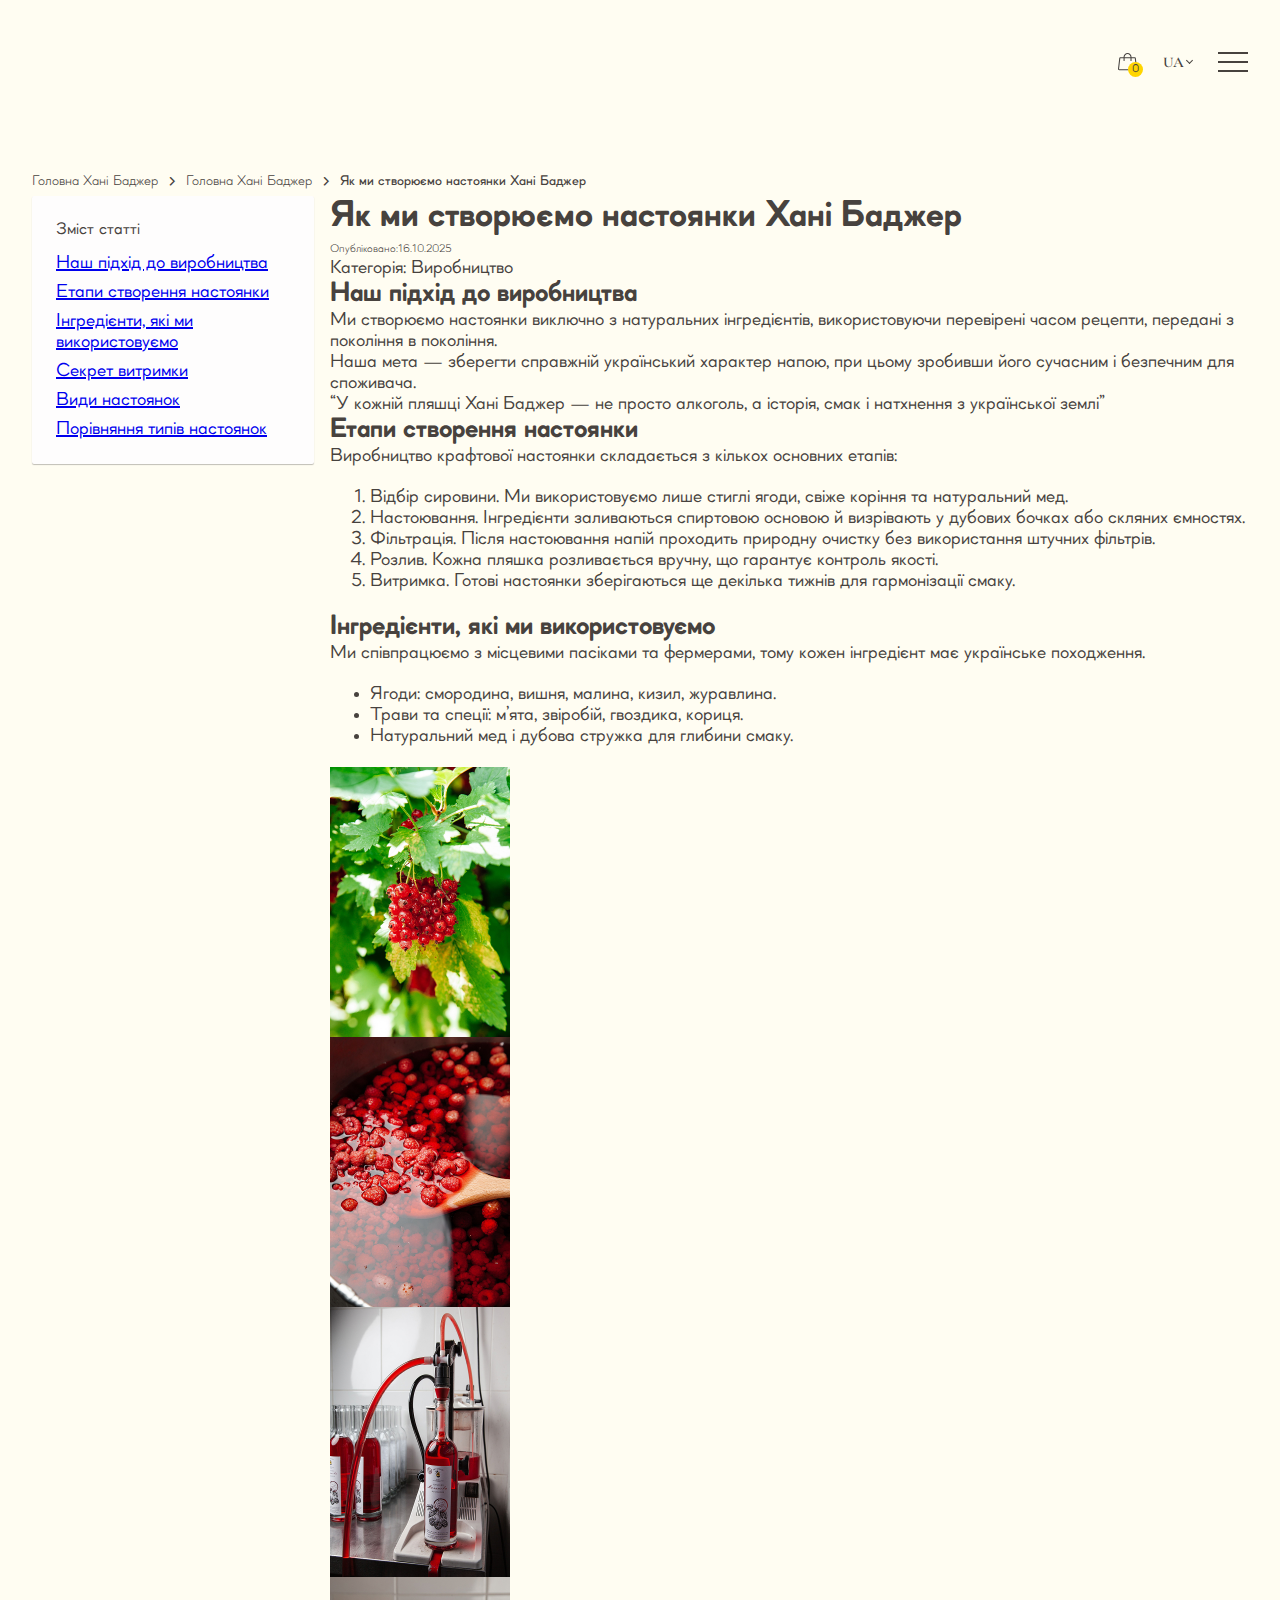
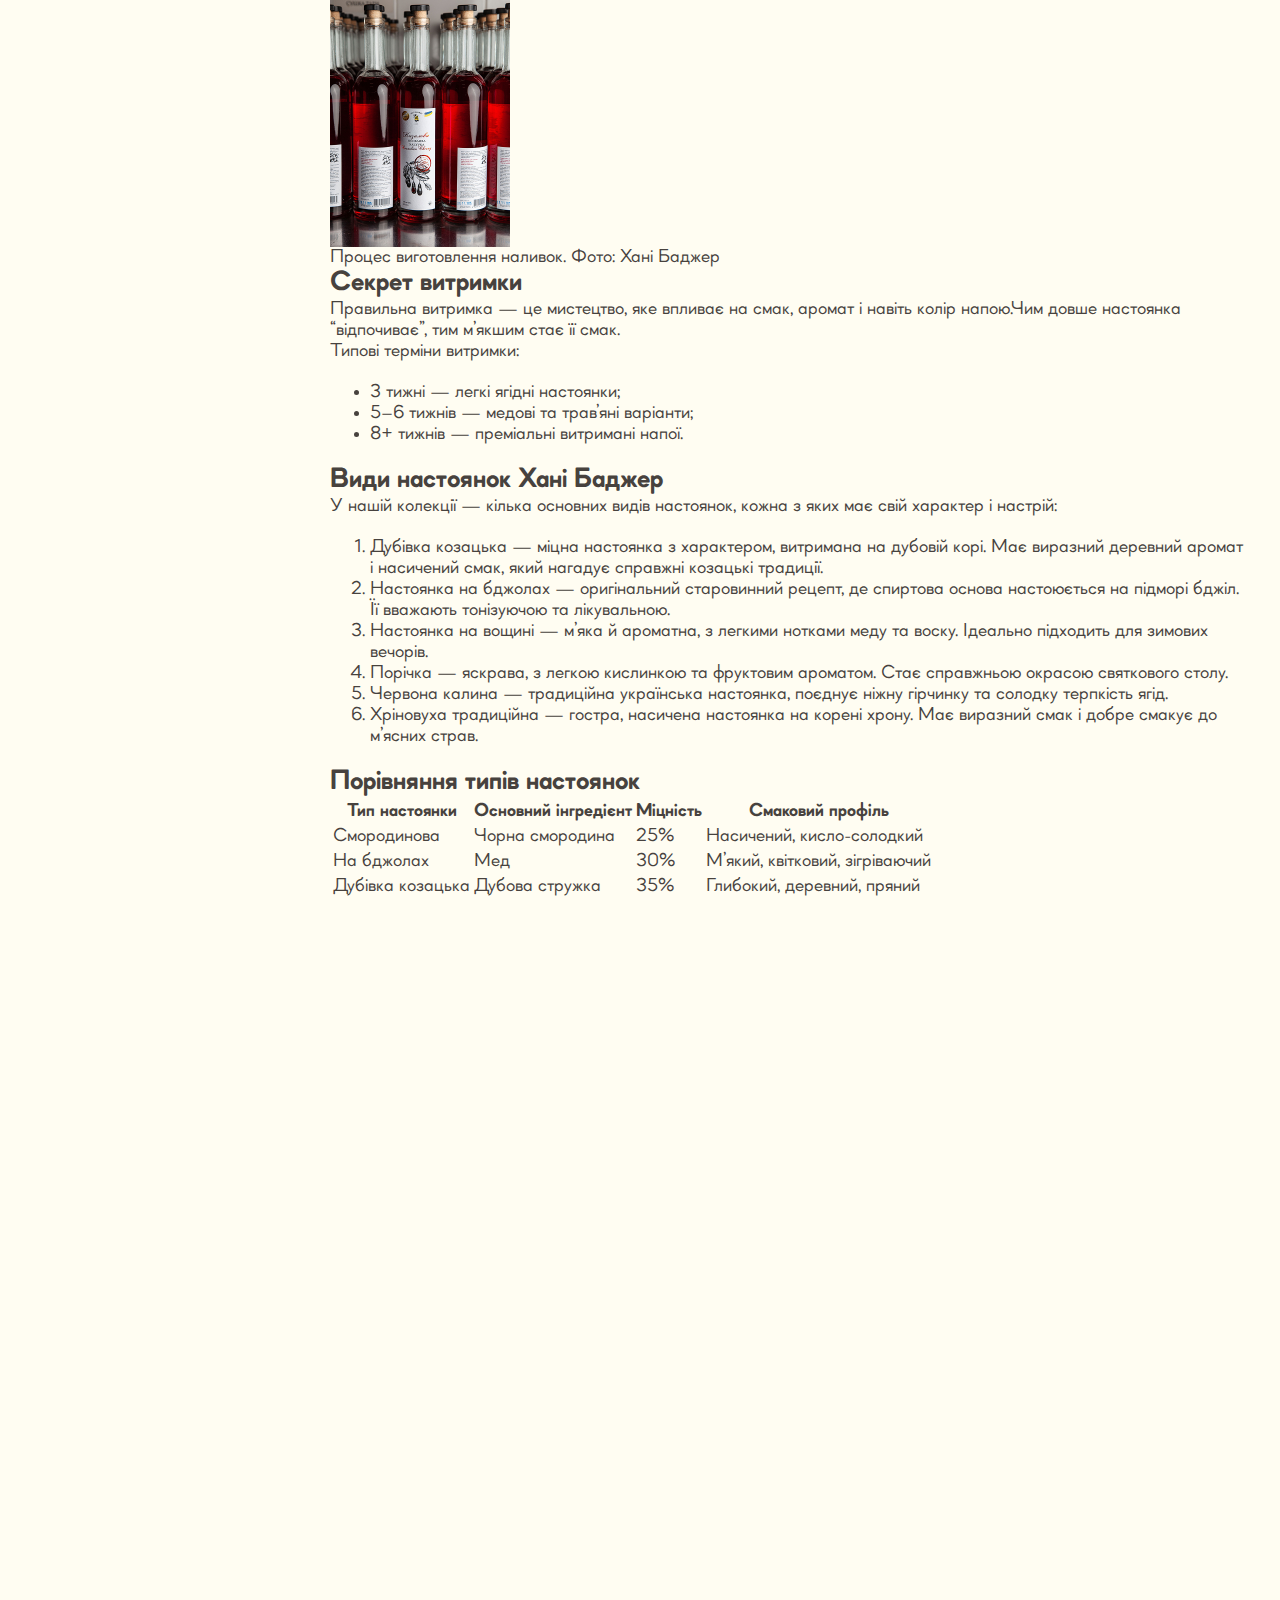
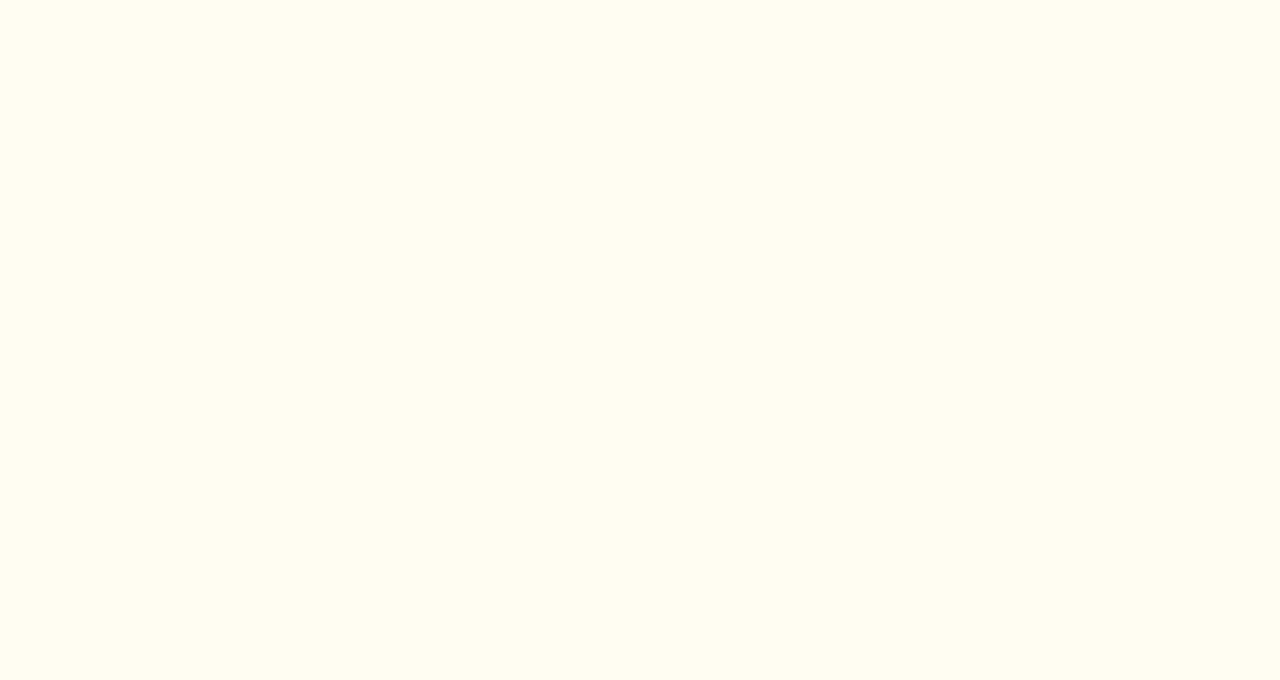
<file: article.html>
<!DOCTYPE html>
<html lang="uk">

<head>
    <meta charset="UTF-8">
    <meta name="viewport" content="width=device-width, initial-scale=1.0">
    <title>Хані Баджер - Статья</title>

    <link rel="stylesheet" href="css/reset.css">
    <link rel="stylesheet" href="css/swiper-bundle.min.css" />
    <link rel="stylesheet" href="css/aos.css">

    <link rel="stylesheet" href="css/fonts.css">
    <link rel="stylesheet" href="css/style.css">
    <link rel="stylesheet" href="css/style-mobile.css">
    <link rel="stylesheet" href="css/fancybox.css">
</head>

<body>
    <header class="header header--black">
        <div class="container header__container">
            <nav class="header__nav">
                <ul class="header__nav-list">
                    <li class="header__nav-item">
                        <a href="#" class="header__nav-link">Каталог</a>
                        <ul class="header__sub-list">
                            <li class="header__sub-item">
                                <a href="#" class="header__sub-link">Напої</a>
                                <ul class="header__sub-list">
                                    <li class="header__sub-item"><a href="#" class="header__sub-link">Настоянки</a></li>
                                    <li class="header__sub-item"><a href="#" class="header__sub-link">Наливки</a></li>
                                    <li class="header__sub-item"><a href="#" class="header__sub-link">Джин</a></li>
                                </ul>
                            </li>
                            <li class="header__sub-item">
                                <a href="#" class="header__sub-link">Гурме</a>
                            </li>
                            <li class="header__sub-item">
                                <a href="#" class="header__sub-link">Мерч</a>
                            </li>
                            <li class="header__sub-item">
                                <a href="#" class="header__sub-link">Набори</a>
                            </li>
                        </ul>
                    </li>
                    <li class="header__nav-item"><a href="#" class="header__nav-link">Наша історія</a></li>
                    <li class="header__nav-item"><a href="#" class="header__nav-link">Новини</a></li>
                    <li class="header__nav-item"><a href="#" class="header__nav-link">Контакти</a></li>
                </ul>
            </nav>
            <a href="/" class="header__logo">
                <div class="header__logo-img" style="background-image: url('../img/logo.png')"></div>
            </a>
            <div class="header__action">
                <form class="header__search-form">
                    <input class="header__search-input" type="search" placeholder="Пошук..." aria-label="Пошук">
                    <button class="header__contact-btn" type="button">
                        <img src="img/search.svg" width="20" height="20" alt="Пошук" aria-hidden="true">
                    </button>
                </form>
                <a href="#" class="header__basket" aria-label="Кошик">
                    <img src="img/basket.svg" alt="" aria-hidden="true">
                    <span class="header__basket-count">0</span>
                </a>
                <div class="header__lang">
                    <button class="header__lang-btn" type="button">UA</button>
                    <ul class="header__lang-dropdown">
                        <li><a href="#" class="header__lang-option active">UA</a></li>
                        <li><a href="#" class="header__lang-option">EN</a></li>
                    </ul>
                </div>
            </div>
            <!-- Burger Button -->
            <button class="burger-btn" type="button" aria-label="Меню">
                <span class="burger-line"></span>
                <span class="burger-line"></span>
                <span class="burger-line"></span>
            </button>
        </div>
    </header>

    <main class="main">
        <section class="mixology-page">
            <div class="container">
                <nav class="breadcrumbs breadcrumbs--black" aria-label="Хлібні крихти">
                    <ol class="breadcrumbs__list">
                        <li class="breadcrumbs__item">
                            <a href="/" class="breadcrumbs__link">Головна Хані Баджер</a>
                        </li>
                        <li class="breadcrumbs__item">
                            <a href="/" class="breadcrumbs__link">Головна Хані Баджер</a>
                        </li>
                        <li class="breadcrumbs__item">
                            <span class="breadcrumbs__current" aria-current="page">Як ми створюємо настоянки Хані
                                Баджер</span>
                        </li>
                    </ol>
                </nav>

                <div class="mixology-page__body blog-page article-page flex-column">
                    <div class="blog-page__sidebar">
                        <nav class="blog-filter">
                            <p class="blog-filter__title">Зміст статті</p>
                            <ul class="blog-filter__list blog-filter__list--numbered">
                                <li class="blog-filter__item">
                                    <a href="/" class="blog-filter__item-link">Наш підхід до виробництва</a>
                                </li>
                                <li class="blog-filter__item">
                                    <a href="/" class="blog-filter__item-link">Етапи створення настоянки</a>
                                </li>
                                <li class="blog-filter__item">
                                    <a href="/" class="blog-filter__item-link">Інгредієнти, які ми використовуємо</a>
                                </li>
                                <li class="blog-filter__item">
                                    <a href="/" class="blog-filter__item-link">Секрет витримки</a>
                                </li>
                                <li class="blog-filter__item">
                                    <a href="/" class="blog-filter__item-link">Види настоянок</a>
                                </li>
                                <li class="blog-filter__item">
                                    <a href="/" class="blog-filter__item-link">Порівняння типів настоянок</a>
                                </li>
                            </ul>
                        </nav>
                    </div>

                    <div class="blog-page__box blog-page__box--article">
                        <div class="blog-page__box--article-section">
                            <!--                                        todo: не той шрифт -->
                            <h1>Як ми створюємо настоянки Хані Баджер</h1>
                            <div class="blog-page__box--article-box">
                                <time class="blog-card__date"
                                    datetime="2025-10-16"><span>Опубліковано:</span>16.10.2025</time>
                                <p class="blog-page__box--article-category"><span>Категорія:</span> Виробництво</p>
                            </div>
                        </div>
                        <div class="blog-page__box--article-section">
                            <h2>Наш підхід до виробництва</h2>
<!--                            todo: не передбачено, що текст статті буде внесено через текстовий редактор -->
<!--                            мають використовуватися загальні стилі , весь контент верстаємо в рамках одного блоку з классом blog-page__box--article-section-->
<!--                            виключення - Галерея з фото, її верстка залишається незмінною, але в середині блоку blog-page__box--article-section , розробник виведе її за допомогою скріншоту-->
                            <div class="blog-page__box--article-description">
                                <p>Ми створюємо настоянки виключно з натуральних інгредієнтів, використовуючи перевірені
                                    часом рецепти, передані з покоління в покоління.</p>
                                <p>Наша мета — зберегти справжній український характер напою, при цьому зробивши його
                                    сучасним і безпечним для споживача.</p>
                            </div>
                            <blockquote>
                                <p>“У кожній пляшці Хані Баджер — не просто алкоголь, а історія, смак і натхнення з
                                    української землі”</p>
                            </blockquote>
                        </div>
                        <div class="blog-page__box--article-section">
                            <h2>Етапи створення настоянки</h2>
                            <p>Виробництво крафтової настоянки складається з кількох основних етапів:</p>
                            <ol>
                                <li>Відбір сировини. Ми використовуємо лише стиглі ягоди, свіже коріння та натуральний
                                    мед.</li>
                                <li>Настоювання. Інгредієнти заливаються спиртовою основою й визрівають у дубових бочках
                                    або скляних ємностях.</li>
                                <li>Фільтрація. Після настоювання напій проходить природну очистку без використання
                                    штучних фільтрів.</li>
                                <li>Розлив. Кожна пляшка розливається вручну, що гарантує контроль якості.</li>
                                <li>Витримка. Готові настоянки зберігаються ще декілька тижнів для гармонізації смаку.
                                </li>
                            </ol>
                        </div>
                        <div class="blog-page__box--article-section">
                            <h2>Інгредієнти, які ми використовуємо</h2>
                            <p>Ми співпрацюємо з місцевими пасіками та фермерами, тому кожен інгредієнт має українське
                                походження.</p>
                            <ul>
                                <li>Ягоди: смородина, вишня, малина, кизил, журавлина.</li>
                                <li>Трави та спеції: м’ята, звіробій, гвоздика, кориця.</li>
                                <li>Натуральний мед і дубова стружка для глибини смаку.</li>
                            </ul>
                        </div>
                        <div class="blog-page__box--article-gallery">
                            <div class="blog-page__box--article-gallery-img">
                                <img src="img/article-img1.jpg" width="180" height="270" loading="lazy" alt="">
                                <img src="img/article-img2.jpg" width="180" height="270" loading="lazy" alt="">
                                <img src="img/article-img3.jpg" width="180" height="270" loading="lazy" alt="">
                                <img src="img/article-img4.jpg" width="180" height="270" loading="lazy" alt="">
                            </div>
                            <span>Процес виготовлення наливок. Фото: Хані Баджер</span>
                        </div>
                        <div class="blog-page__box--article-section">
                            <h2>Секрет витримки</h2>
                            <p>Правильна витримка — це мистецтво, яке впливає на смак, аромат і навіть колір напою.Чим
                                довше настоянка “відпочиває”, тим м’якшим стає її смак.</p>
                            <p>Типові терміни витримки:</p>
                            <ul>
                                <li>3 тижні — легкі ягідні настоянки;</li>
                                <li>5–6 тижнів — медові та трав’яні варіанти;</li>
                                <li>8+ тижнів — преміальні витримані напої.</li>
                            </ul>
                        </div>
                        <div class="blog-page__box--article-section">
                            <h2>Види настоянок Хані Баджер</h2>
                            <p>У нашій колекції — кілька основних видів настоянок, кожна з яких має свій характер і
                                настрій:</p>
                            <ol>
                                <li><span>Дубівка козацька</span> — міцна настоянка з характером, витримана на дубовій
                                    корі. Має виразний деревний аромат і насичений смак, який нагадує справжні козацькі
                                    традиції.</li>
                                <li><span>Настоянка на бджолах</span> — оригінальний старовинний рецепт, де спиртова
                                    основа настоюється на підморі бджіл. Її вважають тонізуючою та лікувальною.</li>
                                <li><span>Настоянка на вощині</span> — м’яка й ароматна, з легкими нотками меду та
                                    воску. Ідеально підходить для зимових вечорів.</li>
                                <li><span>Порічка</span> — яскрава, з легкою кислинкою та фруктовим ароматом. Стає
                                    справжньою окрасою святкового столу.</li>
                                <li><span>Червона калина</span> — традиційна українська настоянка, поєднує ніжну
                                    гірчинку та солодку терпкість ягід.</li>
                                <li><span>Хріновуха традиційна</span> — гостра, насичена настоянка на корені хрону. Має
                                    виразний смак і добре смакує до м’ясних страв.</li>
                            </ol>
                        </div>
                        <div class="blog-page__box--article-section">
                            <h2>Порівняння типів настоянок</h2>
                            <table class="blog-page__box--article-table">
                                <thead>
                                    <tr>
                                        <th>Тип настоянки</th>
                                        <th>Основний інгредієнт</th>
                                        <th>Міцність</th>
                                        <th>Смаковий профіль</th>
                                    </tr>
                                </thead>
                                <tbody>
                                    <tr>
                                        <td>Смородинова</td>
                                        <td>Чорна смородина</td>
                                        <td>25%</td>
                                        <td>Насичений, кисло-солодкий</td>
                                    </tr>
                                    <tr>
                                        <td>На бджолах</td>
                                        <td>Мед</td>
                                        <td>30%</td>
                                        <td>М’який, квітковий, зігріваючий</td>
                                    </tr>
                                    <tr>
                                        <td>Дубівка козацька</td>
                                        <td>Дубова стружка</td>
                                        <td>35%</td>
                                        <td>Глибокий, деревний, пряний</td>
                                    </tr>
                                </tbody>
                            </table>
                        </div>
                    </div>
                </div>
            </div>
        </section>

        <section class="blog">
            <div class="container">
                <div class="blog__header title-row" data-aos="fade-down" data-aos-duration="1000">
                    <div class="title-col">
                        <h2 class="heading-general font-heading">Схожі статті</h2>
                    </div>
                </div>
                <div class="blog__grid">
                    <article class="blog-card" data-aos="fade-up" data-aos-duration="1000" data-aos-delay="100">
                        <figure class="blog-card__figure">
                            <img src="img/blog-image.jpg" width="384" height="384" loading="lazy"
                                alt="Етапи виробництва напоїв Хані Баджер" class="blog-card__image">
                        </figure>
                        <div class="blog-card__content">
                            <time datetime="2025-10-16" class="blog-card__date">16.10.2025</time>
                            <h3 class="blog-card__title">Етапи виробництва Хані Баджер</h3>
                            <p class="blog-card__desc">Lorem ipsum dolor sit amet consectetur. Id non sapien nulla
                                potenti malesuada in nunc ornare nam. Integer posuere iaculis turpis massa. Orci
                                tellus odio...</p>
                            <a href="/" class="blog-card__btn">Читати статтю
                                <img src="img/icons/arrow-right.svg" width="15" height="15" loading="lazy" alt=""
                                    aria-hidden="true">
                            </a>
                        </div>
                    </article>
                    <article class="blog-card" data-aos="fade-up" data-aos-duration="1000" data-aos-delay="300">
                        <figure class="blog-card__figure">
                            <img src="img/blog-image.jpg" width="384" height="384" loading="lazy"
                                alt="Етапи виробництва напоїв Хані Баджер" class="blog-card__image">
                        </figure>
                        <div class="blog-card__content">
                            <time datetime="2025-10-16" class="blog-card__date">16.10.2025</time>
                            <h3 class="blog-card__title">Етапи виробництва Хані Баджер</h3>
                            <p class="blog-card__desc">Lorem ipsum dolor sit amet consectetur. Id non sapien nulla
                                potenti malesuada in nunc ornare nam. Integer posuere iaculis turpis massa. Orci
                                tellus odio...</p>
                            <a href="/" class="blog-card__btn">Читати статтю
                                <img src="img/icons/arrow-right.svg" width="15" height="15" loading="lazy" alt=""
                                    aria-hidden="true">
                            </a>
                        </div>
                    </article>
                    <article class="blog-card" data-aos="fade-up" data-aos-duration="1000" data-aos-delay="500">
                        <figure class="blog-card__figure">
                            <img src="img/blog-image.jpg" width="384" height="384" loading="lazy"
                                alt="Етапи виробництва напоїв Хані Баджер" class="blog-card__image">
                        </figure>
                        <div class="blog-card__content">
                            <time datetime="2025-10-16" class="blog-card__date">16.10.2025</time>
                            <h3 class="blog-card__title">Етапи виробництва Хані Баджер</h3>
                            <p class="blog-card__desc">Lorem ipsum dolor sit amet consectetur. Id non sapien nulla
                                potenti malesuada in nunc ornare nam. Integer posuere iaculis turpis massa. Orci
                                tellus odio...</p>
                            <a href="/" class="blog-card__btn">Читати статтю
                                <img src="img/icons/arrow-right.svg" width="15" height="15" loading="lazy" alt=""
                                    aria-hidden="true">
                            </a>
                        </div>
                    </article>
                </div>
            </div>
        </section>
    </main>

    <footer class="footer" data-aos="fade-up" data-aos-duration="1000">
        <div class="container">
            <div class="footer__top">
                <!-- Column 1: Info -->
                <div class="footer__col footer__col--info">
                    <div class="footer__logo-wrapper">
                        <a href="/" class="footer__logo-link" aria-label="На головну">
                            <img src="img/logo.png" width="126" height="140" alt="Логотип Хані Баджер"
                                class="footer__logo">
                        </a>
                        <p class="footer__slogan">Хані Баджер: настоянки та наливки.</p>
                    </div>
                    <address class="footer__address">
                        <ul class="footer__contacts">
                            <li class="footer__contact-item">
                                <a href="tel:+380955154646" class="footer__contact-link">
                                    <img src="img/icons/phone-icon.svg" width="25" height="25" alt=""
                                        aria-hidden="true">
                                    +380 95 515 46 46
                                </a>
                            </li>
                            <li class="footer__contact-item">
                                <a href="mailto:zakaz@hb.world" class="footer__contact-link">
                                    <img src="img/icons/email-icon.svg" width="25" height="25" alt=""
                                        aria-hidden="true">
                                    zakaz@hb.world
                                </a>
                            </li>
                            <li class="footer__contact-item">
                                <span class="footer__contact-text">
                                    <img src="img/icons/location-icon.svg" width="25" height="25" alt=""
                                        aria-hidden="true">
                                    Адреса: вул. Грушецька 16, м. Київ, Україна
                                </span>
                            </li>
                        </ul>
                    </address>
                    <ul class="footer__socials">
                        <li class="footer__social-item">
                            <a href="#" class="footer__social-link" target="_blank" rel="noopener noreferrer"
                                aria-label="Facebook">
                                <img src="img/icons/facebook.svg" width="22" height="22" alt="" aria-hidden="true">
                            </a>
                        </li>
                        <li class="footer__social-item">
                            <a href="#" class="footer__social-link" target="_blank" rel="noopener noreferrer"
                                aria-label="Instagram">
                                <img src="img/icons/instagram.svg" width="22" height="22" alt="" aria-hidden="true">
                            </a>
                        </li>
                        <li class="footer__social-item">
                            <a href="#" class="footer__social-link" target="_blank" rel="noopener noreferrer"
                                aria-label="Telegram">
                                <img src="img/icons/telegram.svg" width="22" height="22" alt="" aria-hidden="true">
                            </a>
                        </li>
                    </ul>
                </div>

                <!-- Column 2: Navigation -->
                <nav class="footer__nav" aria-label="Навігація у футері">
                    <div class="footer__nav-group">
                        <h3 class="footer__title">Навігація</h3>
                        <ul class="footer__nav-list">
                            <li class="footer__nav-item has-submenu">
                                <div class="footer__nav-head">
                                    <span class="footer__nav-link">Каталог</span>
                                    <button class="footer__arrow" aria-label="Відкрити підменю"></button>
                                </div>
                                <ul class="footer__sub-list">
                                    <li class="footer__sub-item"><a href="#" class="footer__sub-link">Напої</a></li>
                                    <li class="footer__sub-item"><a href="#" class="footer__sub-link">Гурме</a></li>
                                    <li class="footer__sub-item"><a href="#" class="footer__sub-link">Мерч</a></li>
                                    <li class="footer__sub-item"><a href="#" class="footer__sub-link">Набори</a></li>
                                </ul>
                            </li>
                            <li class="footer__nav-item"><a href="#" class="footer__nav-link">Послуги</a></li>
                            <li class="footer__nav-item"><a href="#" class="footer__nav-link">Наша історія</a></li>
                            <li class="footer__nav-item"><a href="#" class="footer__nav-link">Про виробництво</a>
                            </li>
                            <li class="footer__nav-item"><a href="#" class="footer__nav-link">Контакти</a></li>
                            <li class="footer__nav-item"><a href="#" class="footer__nav-link">Партнерство</a></li>
                            <li class="footer__nav-item"><a href="#" class="footer__nav-link">Відгуки</a></li>
                            <li class="footer__nav-item"><a href="#" class="footer__nav-link">Блог</a></li>
                        </ul>
                    </div>
                    <div class="footer__nav-group">
                        <h3 class="footer__title">Покупцям</h3>
                        <ul class="footer__nav-list">
                            <li class="footer__nav-item"><a href="#" class="footer__nav-link">Доставка та оплата</a>
                            </li>
                            <li class="footer__nav-item"><a href="#" class="footer__nav-link">Повернення товару</a>
                            </li>
                        </ul>
                    </div>
                </nav>

                <!-- Column 3: Subscription & Payment -->
                <div class="footer__col footer__col--subscribe">
                    <h3 class="footer__title">Підписка</h3>
                    <div class="footer__subscribe-wrapper">
                        <p class="footer__subscribe-desc">Ми з радістю будемо сповіщати Вас про вигідні знижки і
                            цікаві матеріали у блозі</p>
                        <form class="footer__form">
                            <input type="email" class="footer__input" placeholder="Ваш email"
                                aria-label="Введіть ваш email" required>
                            <button type="submit" class="btn btn-dark footer__btn">Підписатися</button>
                        </form>
                    </div>
                    <div class="footer__payments">
                        <h3 class="footer__title">Оплата</h3>
                        <ul class="footer__payments-list">
                            <li class="footer__payments-item">
                                <img src="img/icons/footer-subscription1.jpg" width="51" height="32" alt="Visa">
                            </li>
                            <li class="footer__payments-item">
                                <img src="img/icons/footer-subscription2.jpg" width="51" height="32" alt="Mastercard">
                            </li>
                            <li class="footer__payments-item">
                                <img src="img/icons/footer-subscription3.png" width="51" height="32" alt="Privat24">
                            </li>
                        </ul>
                    </div>
                </div>
            </div>

            <div class="footer__bottom">
                <p class="footer__copyright">© Хані Баджер 2015-2024. Усі права захищені.</p>
                <div class="footer__developer">
                    <span>Розробка та підтримка</span>
                    <a href="https://arto.agency/" target="_blank" rel="noopener noreferrer">
                        <img src="img/agancy.png" width="56" height="13" alt="ARTO Agency">
                    </a>
                </div>
                <ul class="footer__legal">
                    <li class="footer__legal-item">
                        <a href="#" class="footer__legal-link">Договір публічної оферти</a>
                    </li>
                    <li class="footer__legal-item">
                        <a href="#" class="footer__legal-link">Політика конфіденційності</a>
                    </li>
                </ul>
            </div>
        </div>
    </footer>

    <!-- Mobile Menu Block -->
    <div class="mobile-menu">
        <div class="mobile-menu__inner">
            <nav class="mobile-menu__nav">
                <ul class="mobile-menu__list">
                    <li class="mobile-menu__item has-submenu">
                        <div class="mobile-menu__head">
                            <a href="#" class="mobile-menu__link">Каталог</a>
                            <button class="mobile-menu__arrow" aria-label="Відкрити підменю"></button>
                        </div>
                        <ul class="mobile-menu__sub-list">
                            <li class="mobile-menu__sub-item has-submenu">
                                <div class="mobile-menu__head">
                                    <a href="#" class="mobile-menu__sub-link">Напої</a>
                                    <button class="mobile-menu__arrow" aria-label="Відкрити підменю"></button>
                                </div>
                                <ul class="mobile-menu__sub-list">
                                    <li class="mobile-menu__sub-item"><a href="#"
                                            class="mobile-menu__sub-link">Настоянки</a></li>
                                    <li class="mobile-menu__sub-item"><a href="#"
                                            class="mobile-menu__sub-link">Наливки</a></li>
                                    <li class="mobile-menu__sub-item"><a href="#" class="mobile-menu__sub-link">Джин</a>
                                    </li>
                                </ul>
                            </li>
                            <li class="mobile-menu__sub-item">
                                <a href="#" class="mobile-menu__sub-link">Гурме</a>
                            </li>
                            <li class="mobile-menu__sub-item">
                                <a href="#" class="mobile-menu__sub-link">Мерч</a>
                            </li>
                            <li class="mobile-menu__sub-item">
                                <a href="#" class="mobile-menu__sub-link">Набори</a>
                            </li>
                        </ul>
                    </li>
                    <li class="mobile-menu__item"><a href="#" class="mobile-menu__link">Наша історія</a></li>
                    <li class="mobile-menu__item"><a href="#" class="mobile-menu__link">Новини</a></li>
                    <li class="mobile-menu__item"><a href="#" class="mobile-menu__link">Контакти</a></li>
                </ul>
            </nav>
        </div>
    </div>

    <script src="js/swiper-bundle.min.js"></script>
    <script src="js/aos.js"></script>
    <script src="js/fancybox.umd.js"></script>
    <script src="js/script.js"></script>
</body>

</html>
</file>
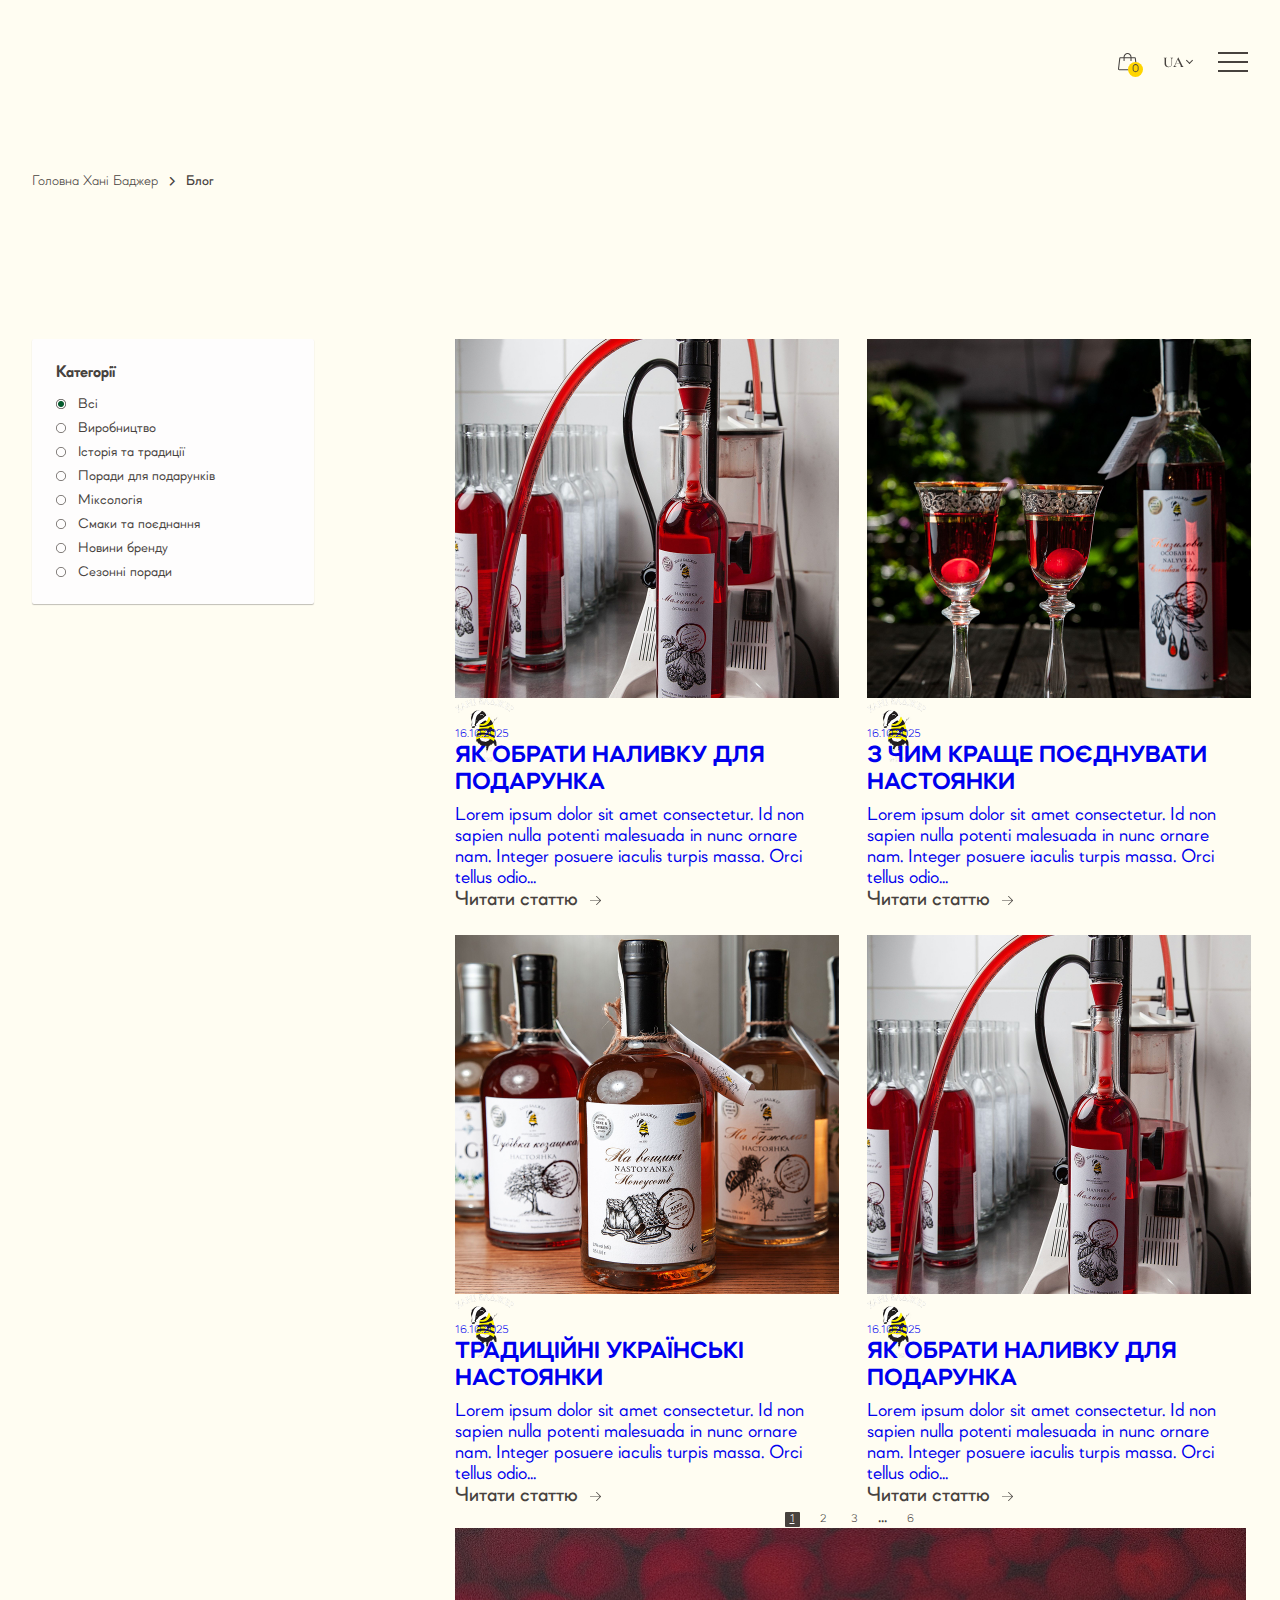
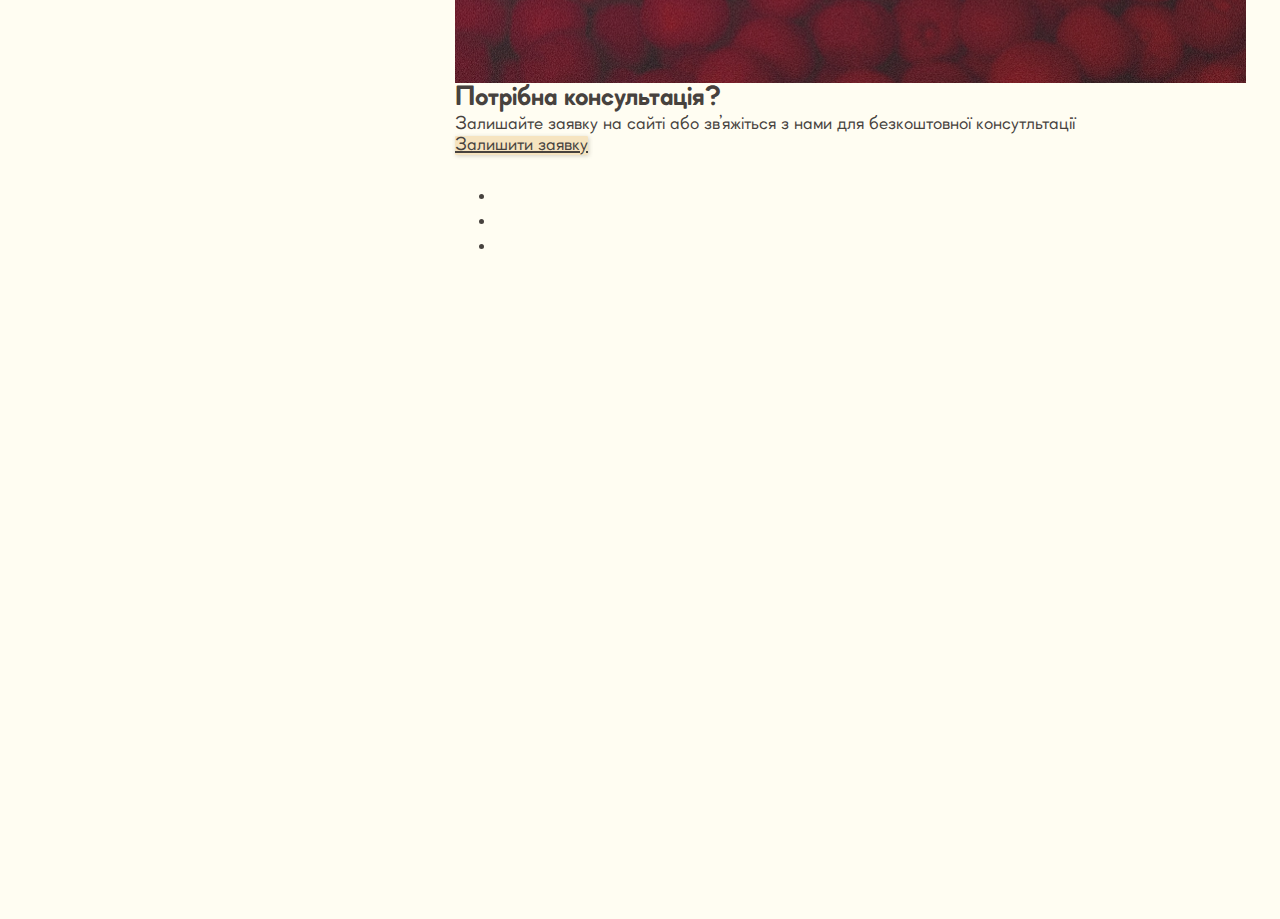
<file: blog.html>
<!DOCTYPE html>
<html lang="uk">

<head>
    <meta charset="UTF-8">
    <meta name="viewport" content="width=device-width, initial-scale=1.0">
    <title>Хані Баджер - Блог</title>

    <link rel="stylesheet" href="css/reset.css">
    <link rel="stylesheet" href="css/swiper-bundle.min.css" />
    <link rel="stylesheet" href="css/aos.css">

    <link rel="stylesheet" href="css/fonts.css">
    <link rel="stylesheet" href="css/style.css">
    <link rel="stylesheet" href="css/style-mobile.css">
    <link rel="stylesheet" href="css/fancybox.css">
</head>

<body>
    <header class="header header--black">
        <div class="container header__container">
            <nav class="header__nav">
                <ul class="header__nav-list">
                    <li class="header__nav-item">
                        <a href="#" class="header__nav-link">Каталог</a>
                        <ul class="header__sub-list">
                            <li class="header__sub-item">
                                <a href="#" class="header__sub-link">Напої</a>
                                <ul class="header__sub-list">
                                    <li class="header__sub-item"><a href="#" class="header__sub-link">Настоянки</a></li>
                                    <li class="header__sub-item"><a href="#" class="header__sub-link">Наливки</a></li>
                                    <li class="header__sub-item"><a href="#" class="header__sub-link">Джин</a></li>
                                </ul>
                            </li>
                            <li class="header__sub-item">
                                <a href="#" class="header__sub-link">Гурме</a>
                            </li>
                            <li class="header__sub-item">
                                <a href="#" class="header__sub-link">Мерч</a>
                            </li>
                            <li class="header__sub-item">
                                <a href="#" class="header__sub-link">Набори</a>
                            </li>
                        </ul>
                    </li>
                    <li class="header__nav-item"><a href="#" class="header__nav-link">Наша історія</a></li>
                    <li class="header__nav-item"><a href="#" class="header__nav-link">Новини</a></li>
                    <li class="header__nav-item"><a href="#" class="header__nav-link">Контакти</a></li>
                </ul>
            </nav>
            <a href="/" class="header__logo">
                <div class="header__logo-img" style="background-image: url('../img/logo.png')"></div>
            </a>
            <div class="header__action">
                <form class="header__search-form">
                    <input class="header__search-input" type="search" placeholder="Пошук..." aria-label="Пошук">
                    <button class="header__contact-btn" type="button">
                        <img src="img/search.svg" width="20" height="20" alt="Пошук" aria-hidden="true">
                    </button>
                </form>
                <a href="#" class="header__basket" aria-label="Кошик">
                    <img src="img/basket.svg" alt="" aria-hidden="true">
                    <span class="header__basket-count">0</span>
                </a>
                <div class="header__lang">
                    <button class="header__lang-btn" type="button">UA</button>
                    <ul class="header__lang-dropdown">
                        <li><a href="#" class="header__lang-option active">UA</a></li>
                        <li><a href="#" class="header__lang-option">EN</a></li>
                    </ul>
                </div>
            </div>
            <!-- Burger Button -->
            <button class="burger-btn" type="button" aria-label="Меню">
                <span class="burger-line"></span>
                <span class="burger-line"></span>
                <span class="burger-line"></span>
            </button>
        </div>
    </header>

    <main class="main">
        <!--        todo: конфлікт із сторінкою міксології. На сторінці blog контент став в стовбчик. створіть і додайте класи, які будуть вистроювати контент в стовчик і рядок-->
        
        <section class="mixology-page">
            <div class="container">
                <nav class="breadcrumbs breadcrumbs--black" aria-label="Хлібні крихти">
                    <ol class="breadcrumbs__list">
                        <li class="breadcrumbs__item">
                            <a href="/" class="breadcrumbs__link">Головна Хані Баджер</a>
                        </li>
                        <li class="breadcrumbs__item">
                            <span class="breadcrumbs__current" aria-current="page">Блог</span>
                        </li>
                    </ol>
                </nav>

                <div class="mixology-page__header title-row" data-aos="fade-down" data-aos-duration="1000">
                    <h1 class="heading-big font-heading">Блог</h1>
                    <p>Lorem ipsum dolor sit amet consectetur. Id non sapien nulla potenti malesuada in nunc ornare nam. Integer posuere iaculis turpis massa. Orci tellus odio</p>
                </div>

                <div class="mixology-page__body blog-page">
                    <div class="blog-page__sidebar">
                        <nav class="blog-filter">
                            <h2 class="blog-filter__title">Категорії</h2>
                            <ul class="blog-filter__list">
                                <li class="blog-filter__item">
                                    <label class="blog-filter__label">
                                        <input type="radio" name="blog_category" value="all" class="blog-filter__radio" checked>
                                        <span class="blog-filter__text">Всі</span>
                                    </label>
                                </li>
                                <li class="blog-filter__item">
                                    <label class="blog-filter__label">
                                        <input type="radio" name="blog_category" value="production" class="blog-filter__radio">
                                        <span class="blog-filter__text">Виробництво</span>
                                    </label>
                                </li>
                                <li class="blog-filter__item">
                                    <label class="blog-filter__label">
                                        <input type="radio" name="blog_category" value="history" class="blog-filter__radio">
                                        <span class="blog-filter__text">Історія та традиції</span>
                                    </label>
                                </li>
                                <li class="blog-filter__item">
                                    <label class="blog-filter__label">
                                        <input type="radio" name="blog_category" value="gifts" class="blog-filter__radio">
                                        <span class="blog-filter__text">Поради для подарунків</span>
                                    </label>
                                </li>
                                <li class="blog-filter__item">
                                    <label class="blog-filter__label">
                                        <input type="radio" name="blog_category" value="mixology" class="blog-filter__radio">
                                        <span class="blog-filter__text">Міксологія</span>
                                    </label>
                                </li>
                                <li class="blog-filter__item">
                                    <label class="blog-filter__label">
                                        <input type="radio" name="blog_category" value="tastes" class="blog-filter__radio">
                                        <span class="blog-filter__text">Смаки та поєднання</span>
                                    </label>
                                </li>
                                <li class="blog-filter__item">
                                    <label class="blog-filter__label">
                                        <input type="radio" name="blog_category" value="news" class="blog-filter__radio">
                                        <span class="blog-filter__text">Новини бренду</span>
                                    </label>
                                </li>
                                <li class="blog-filter__item">
                                    <label class="blog-filter__label">
                                        <input type="radio" name="blog_category" value="seasonal" class="blog-filter__radio">
                                        <span class="blog-filter__text">Сезонні поради</span>
                                    </label>
                                </li>
                            </ul>
                        </nav>
                    </div>

                    <div class="blog-page__box">
                        <div class="blog-page__content">
                            <article class="blog-card" data-category="gifts">
                                <a href="/" class="blog-card__image-link" aria-label="Читати статтю: Як обрати наливку для подарунка">
                                    <div class="blog-card__image-wrapper">
                                        <img src="img/blog1.jpg" width="384" height="359" loading="lazy" alt="Різні види крафтових наливок на столі" class="blog-card__image">
                                        <div class="blog-card-badge">
                                            <img src="img/logo-hb2.png" width="59" height="66" loading="lazy" alt="">
                                        </div>
                                    </div>
                                    <div class="blog-card__body">
                                        <time class="blog-card__date" datetime="2025-10-16">16.10.2025</time>
                                        <h3 class="blog-card__title">
                                            Як обрати наливку для подарунка
                                        </h3>
                                        <p class="blog-card__text">Lorem ipsum dolor sit amet consectetur. Id non sapien nulla potenti malesuada in nunc ornare nam. Integer posuere iaculis turpis massa. Orci tellus odio...</p>
                                        <span class="blog-card__btn">Читати статтю
                                            <img src="img/icons/arrow-right.svg" width="15" height="15" loading="lazy" alt="" aria-hidden="true">
                                        </span>
                                    </div>
                                </a>
                            </article>
                            <article class="blog-card" data-category="tastes">
                                <a href="/" class="blog-card__image-link" aria-label="Читати статтю: Як обрати наливку для подарунка">
                                    <div class="blog-card__image-wrapper">
                                        <img src="img/blog2.jpg" width="384" height="359" loading="lazy" alt="Різні види крафтових наливок на столі" class="blog-card__image">
                                        <div class="blog-card-badge">
                                            <img src="img/logo-hb2.png" width="59" height="66" loading="lazy" alt="">
                                        </div>
                                    </div>
                                    
                                    <div class="blog-card__body">
                                        <time class="blog-card__date" datetime="2025-10-16">16.10.2025</time>
                                        <h3 class="blog-card__title">
                                            З чим краще поєднувати настоянки
                                        </h3>
                                        <p class="blog-card__text">Lorem ipsum dolor sit amet consectetur. Id non sapien nulla potenti malesuada in nunc ornare nam. Integer posuere iaculis turpis massa. Orci tellus odio...</p>
                                        <span class="blog-card__btn">Читати статтю
                                            <img src="img/icons/arrow-right.svg" width="15" height="15" loading="lazy" alt="" aria-hidden="true">
                                        </span>
                                    </div>
                                </a>
                            </article>
                            <article class="blog-card" data-category="history">
                                <a href="/" class="blog-card__image-link" aria-label="Читати статтю: Як обрати наливку для подарунка">
                                    <div class="blog-card__image-wrapper">
                                        <img src="img/blog3.jpg" width="384" height="359" loading="lazy" alt="Різні види крафтових наливок на столі" class="blog-card__image">
                                        <div class="blog-card-badge">
                                            <img src="img/logo-hb2.png" width="59" height="66" loading="lazy" alt="">
                                        </div>
                                    </div>
                                    <div class="blog-card__body">
                                        <time class="blog-card__date" datetime="2025-10-16">16.10.2025</time>
                                        <h3 class="blog-card__title">
                                            Традиційні українські настоянки
                                        </h3>
                                        <p class="blog-card__text">Lorem ipsum dolor sit amet consectetur. Id non sapien nulla potenti malesuada in nunc ornare nam. Integer posuere iaculis turpis massa. Orci tellus odio...</p>
                                        <span class="blog-card__btn">Читати статтю
                                            <img src="img/icons/arrow-right.svg" width="15" height="15" loading="lazy" alt="" aria-hidden="true">
                                        </span>
                                    </div>
                                </a>
                            </article>
                            <article class="blog-card" data-category="gifts">
                                <a href="/" class="blog-card__image-link" aria-label="Читати статтю: Як обрати наливку для подарунка">
                                    <div class="blog-card__image-wrapper">
                                        <img src="img/blog1.jpg" width="384" height="359" loading="lazy" alt="Різні види крафтових наливок на столі" class="blog-card__image">
                                        <div class="blog-card-badge">
                                            <img src="img/logo-hb2.png" width="59" height="66" loading="lazy" alt="">
                                        </div>
                                    </div>
                                    
                                    <div class="blog-card__body">
                                        <time class="blog-card__date" datetime="2025-10-16">16.10.2025</time>
                                        <h3 class="blog-card__title">
                                            Як обрати наливку для подарунка
                                        </h3>
                                        <p class="blog-card__text">Lorem ipsum dolor sit amet consectetur. Id non sapien nulla potenti malesuada in nunc ornare nam. Integer posuere iaculis turpis massa. Orci tellus odio...</p>
                                        <span class="blog-card__btn">Читати статтю
                                            <img src="img/icons/arrow-right.svg" width="15" height="15" loading="lazy" alt="" aria-hidden="true">
                                        </span>
                                    </div>
                                </a>
                            </article>
                        </div>

                        <nav class="pagination" aria-label="Навігація по сторінках рецептів">
                            <ul class="pagination__list">
                                <li class="pagination__item">
                                    <span class="pagination__link is-active" aria-current="page">1</span>
                                </li>
                                <li class="pagination__item">
                                    <a href="#" class="pagination__link">2</a>
                                </li>
                                <li class="pagination__item">
                                    <a href="#" class="pagination__link">3</a>
                                </li>
                                <li class="pagination__item">
                                    <span class="pagination__dots">...</span>
                                </li>
                                <li class="pagination__item">
                                    <a href="#" class="pagination__link">6</a>
                                </li>
                            </ul>
                        </nav>

                        <div class="banner">
                            <div class="banner-bg">
                                <img src="img/banner-bg.jpg" width="791" height="155" loading="lazy" alt="">
                            </div>
                            <div class="banner-content">
                                <h2>Потрібна консультація?</h2>
                                <p>Залишайте заявку на сайті або зв’яжіться з нами для безкоштовної консутльтації</p>
                            </div>
                            <div class="banner-action">
                                <a href="/" class="banner-action__link-btn btn-white">Залишити заявку</a>

                                <ul class="banner-action__list">
                                    <li class="banner-action__item">
                                        <a href="/" class="banner-action__link">
                                            <img src="img/icons/banner-phone.svg" width="25" height="25" alt="">
                                        </a>
                                    </li>
                                    <li class="banner-action__item">
                                        <a href="/" class="banner-action__link">
                                            <img src="img/icons/banner-whot.svg" width="25" height="25" alt="">
                                        </a>
                                    </li>
                                    <li class="banner-action__item">
                                        <a href="/" class="banner-action__link">
                                            <img src="img/icons/banner-telegram.svg" width="25" height="25" alt="">
                                        </a>
                                    </li>
                                </ul>
                            </div>
                        </div>
                    </div>
                </div>
            </div>
        </section>
    </main>

    <footer class="footer" data-aos="fade-up" data-aos-duration="1000">
        <div class="container">
            <div class="footer__top">
                <!-- Column 1: Info -->
                <div class="footer__col footer__col--info">
                    <div class="footer__logo-wrapper">
                        <a href="/" class="footer__logo-link" aria-label="На головну">
                            <img src="img/logo.png" width="126" height="140" alt="Логотип Хані Баджер"
                                class="footer__logo">
                        </a>
                        <p class="footer__slogan">Хані Баджер: настоянки та наливки.</p>
                    </div>
                    <address class="footer__address">
                        <ul class="footer__contacts">
                            <li class="footer__contact-item">
                                <a href="tel:+380955154646" class="footer__contact-link">
                                    <img src="img/icons/phone-icon.svg" width="25" height="25" alt=""
                                        aria-hidden="true">
                                    +380 95 515 46 46
                                </a>
                            </li>
                            <li class="footer__contact-item">
                                <a href="mailto:zakaz@hb.world" class="footer__contact-link">
                                    <img src="img/icons/email-icon.svg" width="25" height="25" alt=""
                                        aria-hidden="true">
                                    zakaz@hb.world
                                </a>
                            </li>
                            <li class="footer__contact-item">
                                <span class="footer__contact-text">
                                    <img src="img/icons/location-icon.svg" width="25" height="25" alt=""
                                        aria-hidden="true">
                                    Адреса: вул. Грушецька 16, м. Київ, Україна
                                </span>
                            </li>
                        </ul>
                    </address>
                    <ul class="footer__socials">
                        <li class="footer__social-item">
                            <a href="#" class="footer__social-link" target="_blank" rel="noopener noreferrer"
                                aria-label="Facebook">
                                <img src="img/icons/facebook.svg" width="22" height="22" alt="" aria-hidden="true">
                            </a>
                        </li>
                        <li class="footer__social-item">
                            <a href="#" class="footer__social-link" target="_blank" rel="noopener noreferrer"
                                aria-label="Instagram">
                                <img src="img/icons/instagram.svg" width="22" height="22" alt="" aria-hidden="true">
                            </a>
                        </li>
                        <li class="footer__social-item">
                            <a href="#" class="footer__social-link" target="_blank" rel="noopener noreferrer"
                                aria-label="Telegram">
                                <img src="img/icons/telegram.svg" width="22" height="22" alt="" aria-hidden="true">
                            </a>
                        </li>
                    </ul>
                </div>

                <!-- Column 2: Navigation -->
                <nav class="footer__nav" aria-label="Навігація у футері">
                    <div class="footer__nav-group">
                        <h3 class="footer__title">Навігація</h3>
                        <ul class="footer__nav-list">
                            <li class="footer__nav-item has-submenu">
                                <div class="footer__nav-head">
                                    <span class="footer__nav-link">Каталог</span>
                                    <button class="footer__arrow" aria-label="Відкрити підменю"></button>
                                </div>
                                <ul class="footer__sub-list">
                                    <li class="footer__sub-item"><a href="#" class="footer__sub-link">Напої</a></li>
                                    <li class="footer__sub-item"><a href="#" class="footer__sub-link">Гурме</a></li>
                                    <li class="footer__sub-item"><a href="#" class="footer__sub-link">Мерч</a></li>
                                    <li class="footer__sub-item"><a href="#" class="footer__sub-link">Набори</a></li>
                                </ul>
                            </li>
                            <li class="footer__nav-item"><a href="#" class="footer__nav-link">Послуги</a></li>
                            <li class="footer__nav-item"><a href="#" class="footer__nav-link">Наша історія</a></li>
                            <li class="footer__nav-item"><a href="#" class="footer__nav-link">Про виробництво</a>
                            </li>
                            <li class="footer__nav-item"><a href="#" class="footer__nav-link">Контакти</a></li>
                            <li class="footer__nav-item"><a href="#" class="footer__nav-link">Партнерство</a></li>
                            <li class="footer__nav-item"><a href="#" class="footer__nav-link">Відгуки</a></li>
                            <li class="footer__nav-item"><a href="#" class="footer__nav-link">Блог</a></li>
                        </ul>
                    </div>
                    <div class="footer__nav-group">
                        <h3 class="footer__title">Покупцям</h3>
                        <ul class="footer__nav-list">
                            <li class="footer__nav-item"><a href="#" class="footer__nav-link">Доставка та оплата</a>
                            </li>
                            <li class="footer__nav-item"><a href="#" class="footer__nav-link">Повернення товару</a>
                            </li>
                        </ul>
                    </div>
                </nav>

                <!-- Column 3: Subscription & Payment -->
                <div class="footer__col footer__col--subscribe">
                    <h3 class="footer__title">Підписка</h3>
                    <div class="footer__subscribe-wrapper">
                        <p class="footer__subscribe-desc">Ми з радістю будемо сповіщати Вас про вигідні знижки і
                            цікаві матеріали у блозі</p>
                        <form class="footer__form">
                            <input type="email" class="footer__input" placeholder="Ваш email"
                                aria-label="Введіть ваш email" required>
                            <button type="submit" class="btn btn-dark footer__btn">Підписатися</button>
                        </form>
                    </div>
                    <div class="footer__payments">
                        <h3 class="footer__title">Оплата</h3>
                        <ul class="footer__payments-list">
                            <li class="footer__payments-item">
                                <img src="img/icons/footer-subscription1.jpg" width="51" height="32" alt="Visa">
                            </li>
                            <li class="footer__payments-item">
                                <img src="img/icons/footer-subscription2.jpg" width="51" height="32" alt="Mastercard">
                            </li>
                            <li class="footer__payments-item">
                                <img src="img/icons/footer-subscription3.png" width="51" height="32" alt="Privat24">
                            </li>
                        </ul>
                    </div>
                </div>
            </div>

            <div class="footer__bottom">
                <p class="footer__copyright">© Хані Баджер 2015-2024. Усі права захищені.</p>
                <div class="footer__developer">
                    <span>Розробка та підтримка</span>
                    <a href="https://arto.agency/" target="_blank" rel="noopener noreferrer">
                        <img src="img/agancy.png" width="56" height="13" alt="ARTO Agency">
                    </a>
                </div>
                <ul class="footer__legal">
                    <li class="footer__legal-item">
                        <a href="#" class="footer__legal-link">Договір публічної оферти</a>
                    </li>
                    <li class="footer__legal-item">
                        <a href="#" class="footer__legal-link">Політика конфіденційності</a>
                    </li>
                </ul>
            </div>
        </div>
    </footer>

    <!-- Mobile Menu Block -->
    <div class="mobile-menu">
        <div class="mobile-menu__inner">
            <nav class="mobile-menu__nav">
                <ul class="mobile-menu__list">
                    <li class="mobile-menu__item has-submenu">
                        <div class="mobile-menu__head">
                            <a href="#" class="mobile-menu__link">Каталог</a>
                            <button class="mobile-menu__arrow" aria-label="Відкрити підменю"></button>
                        </div>
                        <ul class="mobile-menu__sub-list">
                            <li class="mobile-menu__sub-item has-submenu">
                                <div class="mobile-menu__head">
                                    <a href="#" class="mobile-menu__sub-link">Напої</a>
                                    <button class="mobile-menu__arrow" aria-label="Відкрити підменю"></button>
                                </div>
                                <ul class="mobile-menu__sub-list">
                                    <li class="mobile-menu__sub-item"><a href="#"
                                            class="mobile-menu__sub-link">Настоянки</a></li>
                                    <li class="mobile-menu__sub-item"><a href="#"
                                            class="mobile-menu__sub-link">Наливки</a></li>
                                    <li class="mobile-menu__sub-item"><a href="#" class="mobile-menu__sub-link">Джин</a>
                                    </li>
                                </ul>
                            </li>
                            <li class="mobile-menu__sub-item">
                                <a href="#" class="mobile-menu__sub-link">Гурме</a>
                            </li>
                            <li class="mobile-menu__sub-item">
                                <a href="#" class="mobile-menu__sub-link">Мерч</a>
                            </li>
                            <li class="mobile-menu__sub-item">
                                <a href="#" class="mobile-menu__sub-link">Набори</a>
                            </li>
                        </ul>
                    </li>
                    <li class="mobile-menu__item"><a href="#" class="mobile-menu__link">Наша історія</a></li>
                    <li class="mobile-menu__item"><a href="#" class="mobile-menu__link">Новини</a></li>
                    <li class="mobile-menu__item"><a href="#" class="mobile-menu__link">Контакти</a></li>
                </ul>
            </nav>
        </div>
    </div>

    <script src="js/swiper-bundle.min.js"></script>
    <script src="js/aos.js"></script>
    <script src="js/fancybox.umd.js"></script>
    <script src="js/script.js"></script>
</body>

</html>
</file>
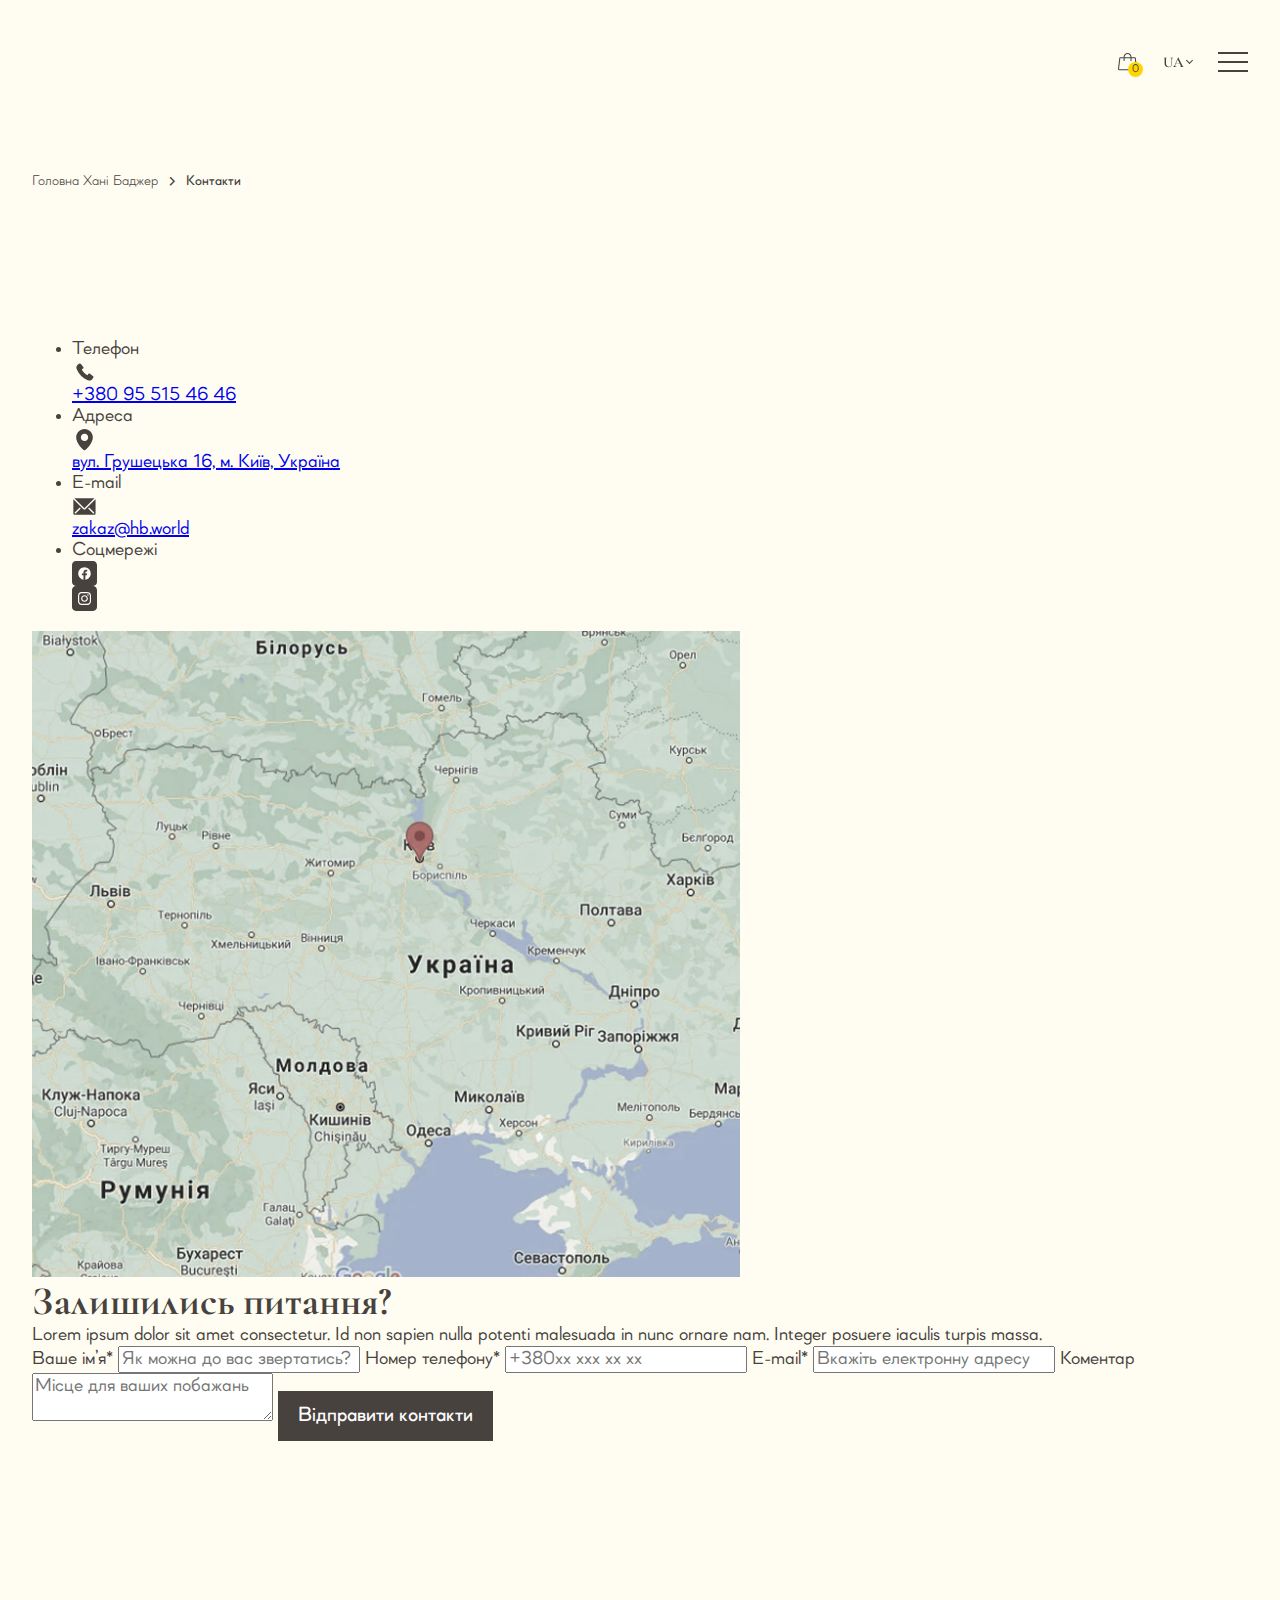
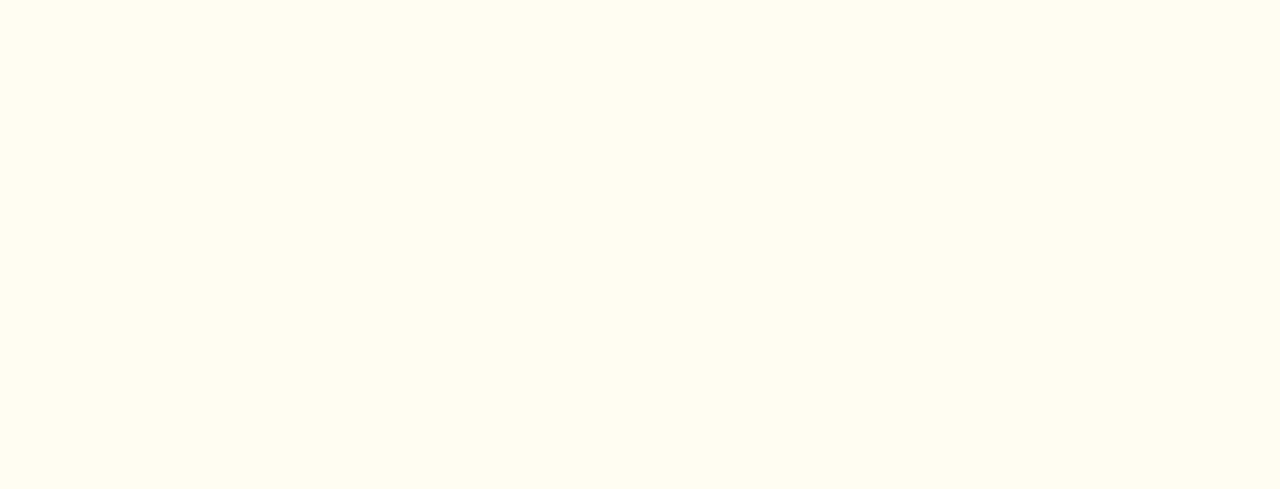
<file: contact.html>
<!DOCTYPE html>
<html lang="uk">

<head>
    <meta charset="UTF-8">
    <meta name="viewport" content="width=device-width, initial-scale=1.0">
    <title>Хані Баджер - Контакти</title>

    <link rel="stylesheet" href="css/reset.css">
    <link rel="stylesheet" href="css/swiper-bundle.min.css" />
    <link rel="stylesheet" href="css/aos.css">

    <link rel="stylesheet" href="css/fonts.css">
    <link rel="stylesheet" href="css/style.css">
    <link rel="stylesheet" href="css/style-mobile.css">
    <link rel="stylesheet" href="css/fancybox.css">
</head>

<body>
    <header class="header header--black">
        <div class="container header__container">
            <nav class="header__nav">
                <ul class="header__nav-list">
                    <li class="header__nav-item">
                        <a href="#" class="header__nav-link">Каталог</a>
                        <ul class="header__sub-list">
                            <li class="header__sub-item">
                                <a href="#" class="header__sub-link">Напої</a>
                                <ul class="header__sub-list">
                                    <li class="header__sub-item"><a href="#" class="header__sub-link">Настоянки</a></li>
                                    <li class="header__sub-item"><a href="#" class="header__sub-link">Наливки</a></li>
                                    <li class="header__sub-item"><a href="#" class="header__sub-link">Джин</a></li>
                                </ul>
                            </li>
                            <li class="header__sub-item">
                                <a href="#" class="header__sub-link">Гурме</a>
                            </li>
                            <li class="header__sub-item">
                                <a href="#" class="header__sub-link">Мерч</a>
                            </li>
                            <li class="header__sub-item">
                                <a href="#" class="header__sub-link">Набори</a>
                            </li>
                        </ul>
                    </li>
                    <li class="header__nav-item"><a href="#" class="header__nav-link">Наша історія</a></li>
                    <li class="header__nav-item"><a href="#" class="header__nav-link">Новини</a></li>
                    <li class="header__nav-item"><a href="#" class="header__nav-link">Контакти</a></li>
                </ul>
            </nav>
            <a href="/" class="header__logo">
                <div class="header__logo-img" style="background-image: url('../img/logo.png')"></div>
            </a>
            <div class="header__action">
                <form class="header__search-form">
                    <input class="header__search-input" type="search" placeholder="Пошук..." aria-label="Пошук">
                    <button class="header__contact-btn" type="button">
                        <img src="img/search.svg" width="20" height="20" alt="Пошук" aria-hidden="true">
                    </button>
                </form>
                <a href="#" class="header__basket" aria-label="Кошик">
                    <img src="img/basket.svg" alt="" aria-hidden="true">
                    <span class="header__basket-count">0</span>
                </a>
                <div class="header__lang">
                    <button class="header__lang-btn" type="button">UA</button>
                    <ul class="header__lang-dropdown">
                        <li><a href="#" class="header__lang-option active">UA</a></li>
                        <li><a href="#" class="header__lang-option">EN</a></li>
                    </ul>
                </div>
            </div>
            <!-- Burger Button -->
            <button class="burger-btn" type="button" aria-label="Меню">
                <span class="burger-line"></span>
                <span class="burger-line"></span>
                <span class="burger-line"></span>
            </button>
        </div>
    </header>

    <main class="main">
        <section class="mixology-page">
            <div class="container">
                <nav class="breadcrumbs breadcrumbs--black" aria-label="Хлібні крихти">
                    <ol class="breadcrumbs__list">
                        <li class="breadcrumbs__item">
                            <a href="/" class="breadcrumbs__link">Головна Хані Баджер</a>
                        </li>
                        <li class="breadcrumbs__item">
                            <span class="breadcrumbs__current" aria-current="page">Контакти</span>
                        </li>
                    </ol>
                </nav>

                <div class="mixology-page__header title-row" data-aos="fade-down" data-aos-duration="1000">
                    <h1 class="heading-big font-heading">Контакти</h1>
                    <div class="title-row__text">
                        <p>Lorem ipsum dolor sit amet consectetur. Id non sapien nulla potenti malesuada in nunc ornare
                            nam. Integer posuere iaculis turpis massa. Orci tellus odio</p>
                    </div>
                </div>

                <div class="contact-page">
                    <ul class="contact-page__list">
                        <li class="contact-page__list-item">
                            <span>Телефон</span>
                            <a href="tel:+380955154646">
                                <img src="img/icons/contact-icon1.svg" width="25" height="25" alt="" aria-hidden="true">
                                +380 95 515 46 46</a>
                        </li>
                        <li class="contact-page__list-item">
                            <span>Адреса</span>
                            <a href="https://www.google.com/maps" target="_blank" rel="noopener">
                                <img src="img/icons/contact-icon2.svg" width="25" height="25" alt="" aria-hidden="true">
                                вул. Грушецька 16, м. Київ, Україна</a>
                        </li>
                        <li class="contact-page__list-item">
                            <span>E-mail</span>
                            <a href="mailto:zakaz@hb.world">
                                <img src="img/icons/contact-icon3.svg" width="25" height="25" alt="" aria-hidden="true">
                                zakaz@hb.world</a>
                        </li>
                        <li class="contact-page__list-item">
                            <span>Соцмережі</span>
                            <span class="contact-page__list-item-socials">
                                <a href="https://www.facebook.com" target="_blank" rel="noopener">
                                    <img src="img/icons/contact-icon4.svg" width="25" height="25" alt=""
                                        aria-hidden="true">
                                </a>
                                <a href="https://www.facebook.com" target="_blank" rel="noopener">
                                    <img src="img/icons/contact-icon5.svg" width="25" height="25" alt=""
                                        aria-hidden="true">
                                </a>
                            </span>
                        </li>
                    </ul>
                    <div class="contact-page-info">
                        <div class="contact-page-maps">
                            <img src="img/contact-maps.jpg" width="708" height="646" loading="lazy" alt="">
                        </div>
                        <form class="contact-page-form">
                            <div class="contact-page-form-title">
                                <h2 class="heading-general font-heading">Залишились питання?</h2>
                                <p>Lorem ipsum dolor sit amet consectetur. Id non sapien nulla potenti malesuada in nunc
                                    ornare nam. Integer posuere iaculis turpis massa.</p>
                            </div>
                            <div class="contact-page-form-box">
                                <label for="name" class="form__label">
                                    Ваше ім’я*
                                    <input type="text" id="name" name="name" placeholder="Як можна до вас звертатись?"
                                        class="form__input" required>
                                </label>
                                <label for="tel" class="form__label">
                                    Номер телефону*
                                    <input type="tel" id="tel" name="tel" placeholder="+380хх ххх хх хх" class="form__input"
                                        required>
                                </label>
                                <label for="email" class="form__label">
                                    E-mail*
                                    <input type="email" id="email" name="email" placeholder="Вкажіть електронну адресу"
                                        class="form__input" required>
                                </label>
                                <label for="message" class="form__label">
                                    Коментар
                                    <textarea id="message" name="message" placeholder="Місце для ваших побажань"
                                        class="form__textarea"></textarea>
                                </label>
                                <button type="submit" class="form__button btn btn-dark">Відправити контакти</button>
                            </div>
                        </form>
                    </div>
                </div>
            </div>
        </section>
    </main>

    <footer class="footer" data-aos="fade-up" data-aos-duration="1000">
        <div class="container">
            <div class="footer__top">
                <!-- Column 1: Info -->
                <div class="footer__col footer__col--info">
                    <div class="footer__logo-wrapper">
                        <a href="/" class="footer__logo-link" aria-label="На головну">
                            <img src="img/logo.png" width="126" height="140" alt="Логотип Хані Баджер"
                                class="footer__logo">
                        </a>
                        <p class="footer__slogan">Хані Баджер: настоянки та наливки.</p>
                    </div>
                    <address class="footer__address">
                        <ul class="footer__contacts">
                            <li class="footer__contact-item">
                                <a href="tel:+380955154646" class="footer__contact-link">
                                    <img src="img/icons/phone-icon.svg" width="25" height="25" alt=""
                                        aria-hidden="true">
                                    +380 95 515 46 46
                                </a>
                            </li>
                            <li class="footer__contact-item">
                                <a href="mailto:zakaz@hb.world" class="footer__contact-link">
                                    <img src="img/icons/email-icon.svg" width="25" height="25" alt=""
                                        aria-hidden="true">
                                    zakaz@hb.world
                                </a>
                            </li>
                            <li class="footer__contact-item">
                                <span class="footer__contact-text">
                                    <img src="img/icons/location-icon.svg" width="25" height="25" alt=""
                                        aria-hidden="true">
                                    Адреса: вул. Грушецька 16, м. Київ, Україна
                                </span>
                            </li>
                        </ul>
                    </address>
                    <ul class="footer__socials">
                        <li class="footer__social-item">
                            <a href="#" class="footer__social-link" target="_blank" rel="noopener noreferrer"
                                aria-label="Facebook">
                                <img src="img/icons/facebook.svg" width="22" height="22" alt="" aria-hidden="true">
                            </a>
                        </li>
                        <li class="footer__social-item">
                            <a href="#" class="footer__social-link" target="_blank" rel="noopener noreferrer"
                                aria-label="Instagram">
                                <img src="img/icons/instagram.svg" width="22" height="22" alt="" aria-hidden="true">
                            </a>
                        </li>
                        <li class="footer__social-item">
                            <a href="#" class="footer__social-link" target="_blank" rel="noopener noreferrer"
                                aria-label="Telegram">
                                <img src="img/icons/telegram.svg" width="22" height="22" alt="" aria-hidden="true">
                            </a>
                        </li>
                    </ul>
                </div>

                <!-- Column 2: Navigation -->
                <nav class="footer__nav" aria-label="Навігація у футері">
                    <div class="footer__nav-group">
                        <h3 class="footer__title">Навігація</h3>
                        <ul class="footer__nav-list">
                            <li class="footer__nav-item has-submenu">
                                <div class="footer__nav-head">
                                    <span class="footer__nav-link">Каталог</span>
                                    <button class="footer__arrow" aria-label="Відкрити підменю"></button>
                                </div>
                                <ul class="footer__sub-list">
                                    <li class="footer__sub-item"><a href="#" class="footer__sub-link">Напої</a></li>
                                    <li class="footer__sub-item"><a href="#" class="footer__sub-link">Гурме</a></li>
                                    <li class="footer__sub-item"><a href="#" class="footer__sub-link">Мерч</a></li>
                                    <li class="footer__sub-item"><a href="#" class="footer__sub-link">Набори</a></li>
                                </ul>
                            </li>
                            <li class="footer__nav-item"><a href="#" class="footer__nav-link">Послуги</a></li>
                            <li class="footer__nav-item"><a href="#" class="footer__nav-link">Наша історія</a></li>
                            <li class="footer__nav-item"><a href="#" class="footer__nav-link">Про виробництво</a>
                            </li>
                            <li class="footer__nav-item"><a href="#" class="footer__nav-link">Контакти</a></li>
                            <li class="footer__nav-item"><a href="#" class="footer__nav-link">Партнерство</a></li>
                            <li class="footer__nav-item"><a href="#" class="footer__nav-link">Відгуки</a></li>
                            <li class="footer__nav-item"><a href="#" class="footer__nav-link">Блог</a></li>
                        </ul>
                    </div>
                    <div class="footer__nav-group">
                        <h3 class="footer__title">Покупцям</h3>
                        <ul class="footer__nav-list">
                            <li class="footer__nav-item"><a href="#" class="footer__nav-link">Доставка та оплата</a>
                            </li>
                            <li class="footer__nav-item"><a href="#" class="footer__nav-link">Повернення товару</a>
                            </li>
                        </ul>
                    </div>
                </nav>

                <!-- Column 3: Subscription & Payment -->
                <div class="footer__col footer__col--subscribe">
                    <h3 class="footer__title">Підписка</h3>
                    <div class="footer__subscribe-wrapper">
                        <p class="footer__subscribe-desc">Ми з радістю будемо сповіщати Вас про вигідні знижки і
                            цікаві матеріали у блозі</p>
                        <form class="footer__form">
                            <input type="email" class="footer__input" placeholder="Ваш email"
                                aria-label="Введіть ваш email" required>
                            <button type="submit" class="btn btn-dark footer__btn">Підписатися</button>
                        </form>
                    </div>
                    <div class="footer__payments">
                        <h3 class="footer__title">Оплата</h3>
                        <ul class="footer__payments-list">
                            <li class="footer__payments-item">
                                <img src="img/icons/footer-subscription1.jpg" width="51" height="32" alt="Visa">
                            </li>
                            <li class="footer__payments-item">
                                <img src="img/icons/footer-subscription2.jpg" width="51" height="32" alt="Mastercard">
                            </li>
                            <li class="footer__payments-item">
                                <img src="img/icons/footer-subscription3.png" width="51" height="32" alt="Privat24">
                            </li>
                        </ul>
                    </div>
                </div>
            </div>

            <div class="footer__bottom">
                <p class="footer__copyright">© Хані Баджер 2015-2024. Усі права захищені.</p>
                <div class="footer__developer">
                    <span>Розробка та підтримка</span>
                    <a href="https://arto.agency/" target="_blank" rel="noopener noreferrer">
                        <img src="img/agancy.png" width="56" height="13" alt="ARTO Agency">
                    </a>
                </div>
                <ul class="footer__legal">
                    <li class="footer__legal-item">
                        <a href="#" class="footer__legal-link">Договір публічної оферти</a>
                    </li>
                    <li class="footer__legal-item">
                        <a href="#" class="footer__legal-link">Політика конфіденційності</a>
                    </li>
                </ul>
            </div>
        </div>
    </footer>

    <!-- Mobile Menu Block -->
    <div class="mobile-menu">
        <div class="mobile-menu__inner">
            <nav class="mobile-menu__nav">
                <ul class="mobile-menu__list">
                    <li class="mobile-menu__item has-submenu">
                        <div class="mobile-menu__head">
                            <a href="#" class="mobile-menu__link">Каталог</a>
                            <button class="mobile-menu__arrow" aria-label="Відкрити підменю"></button>
                        </div>
                        <ul class="mobile-menu__sub-list">
                            <li class="mobile-menu__sub-item has-submenu">
                                <div class="mobile-menu__head">
                                    <a href="#" class="mobile-menu__sub-link">Напої</a>
                                    <button class="mobile-menu__arrow" aria-label="Відкрити підменю"></button>
                                </div>
                                <ul class="mobile-menu__sub-list">
                                    <li class="mobile-menu__sub-item"><a href="#"
                                            class="mobile-menu__sub-link">Настоянки</a></li>
                                    <li class="mobile-menu__sub-item"><a href="#"
                                            class="mobile-menu__sub-link">Наливки</a></li>
                                    <li class="mobile-menu__sub-item"><a href="#" class="mobile-menu__sub-link">Джин</a>
                                    </li>
                                </ul>
                            </li>
                            <li class="mobile-menu__sub-item">
                                <a href="#" class="mobile-menu__sub-link">Гурме</a>
                            </li>
                            <li class="mobile-menu__sub-item">
                                <a href="#" class="mobile-menu__sub-link">Мерч</a>
                            </li>
                            <li class="mobile-menu__sub-item">
                                <a href="#" class="mobile-menu__sub-link">Набори</a>
                            </li>
                        </ul>
                    </li>
                    <li class="mobile-menu__item"><a href="#" class="mobile-menu__link">Наша історія</a></li>
                    <li class="mobile-menu__item"><a href="#" class="mobile-menu__link">Новини</a></li>
                    <li class="mobile-menu__item"><a href="#" class="mobile-menu__link">Контакти</a></li>
                </ul>
            </nav>
        </div>
    </div>

    <script src="js/swiper-bundle.min.js"></script>
    <script src="js/aos.js"></script>
    <script src="js/fancybox.umd.js"></script>
    <script src="js/script.js"></script>
</body>

</html>
</file>
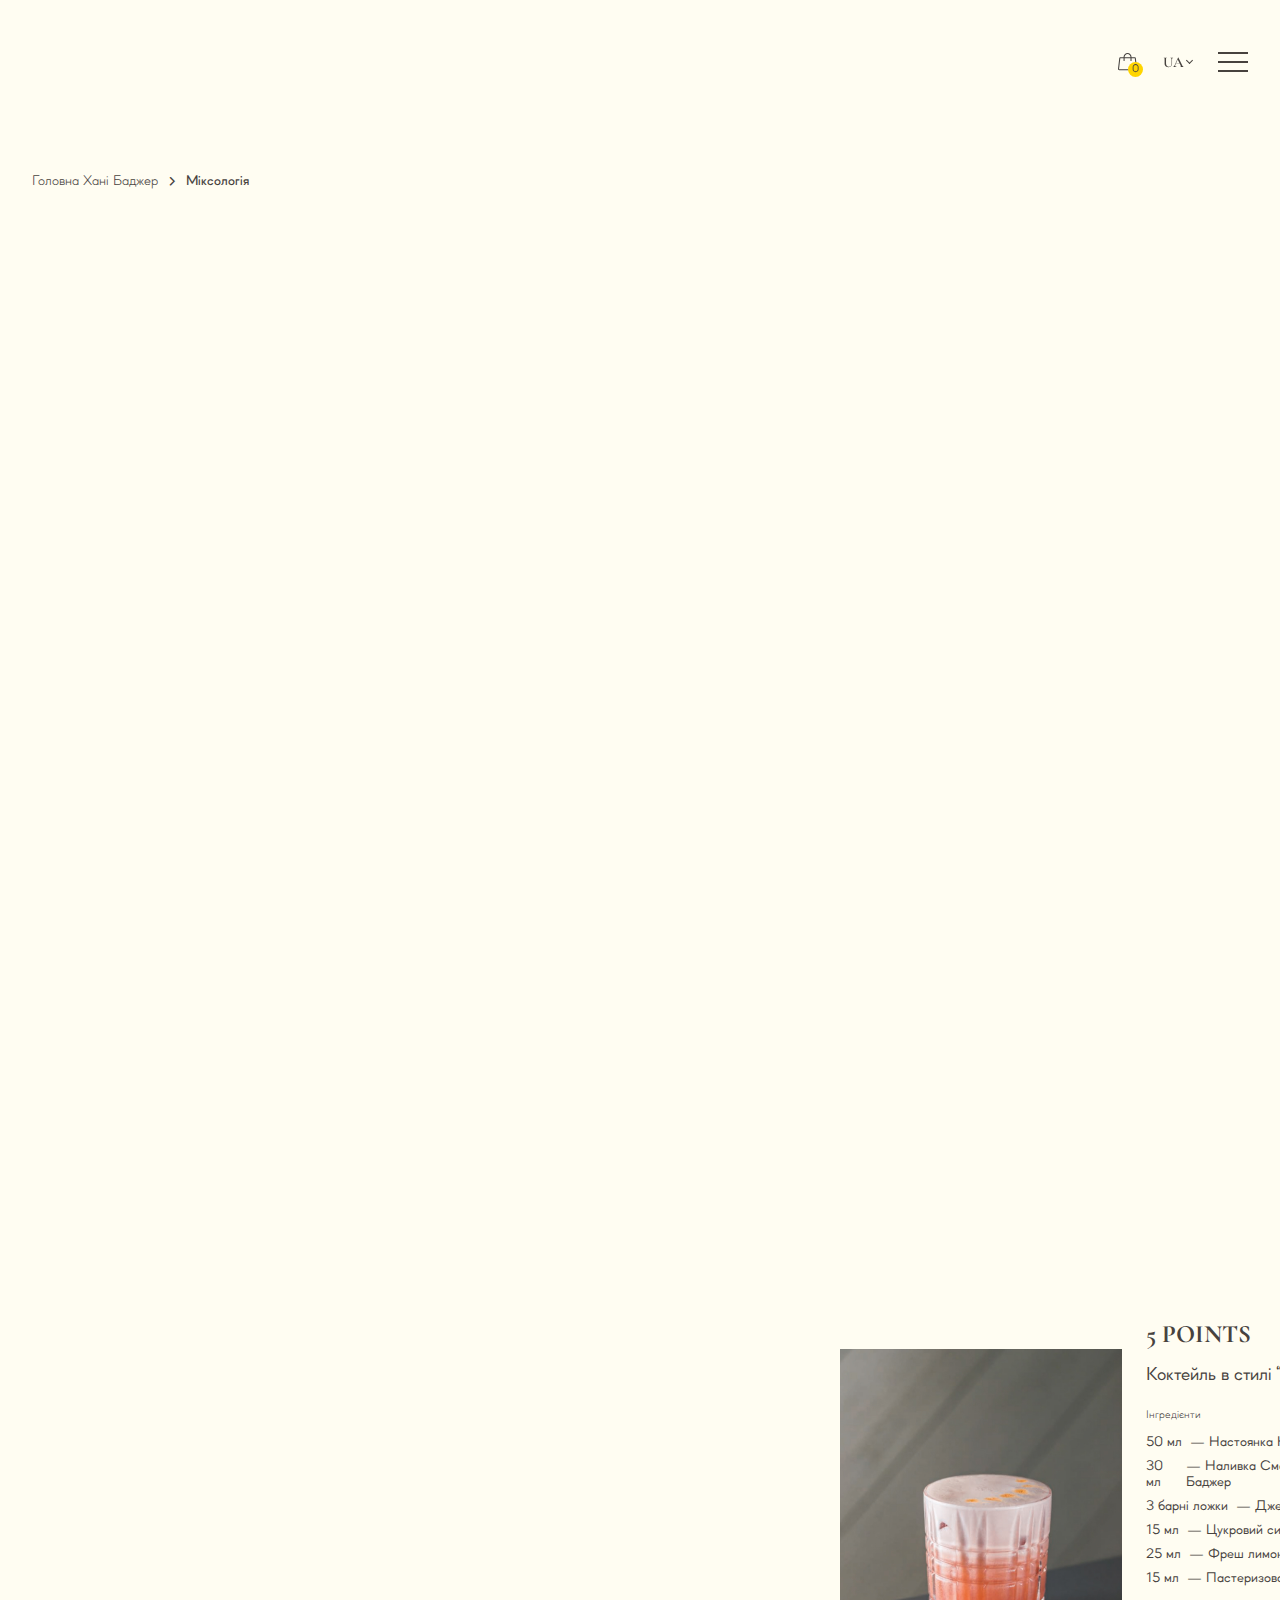
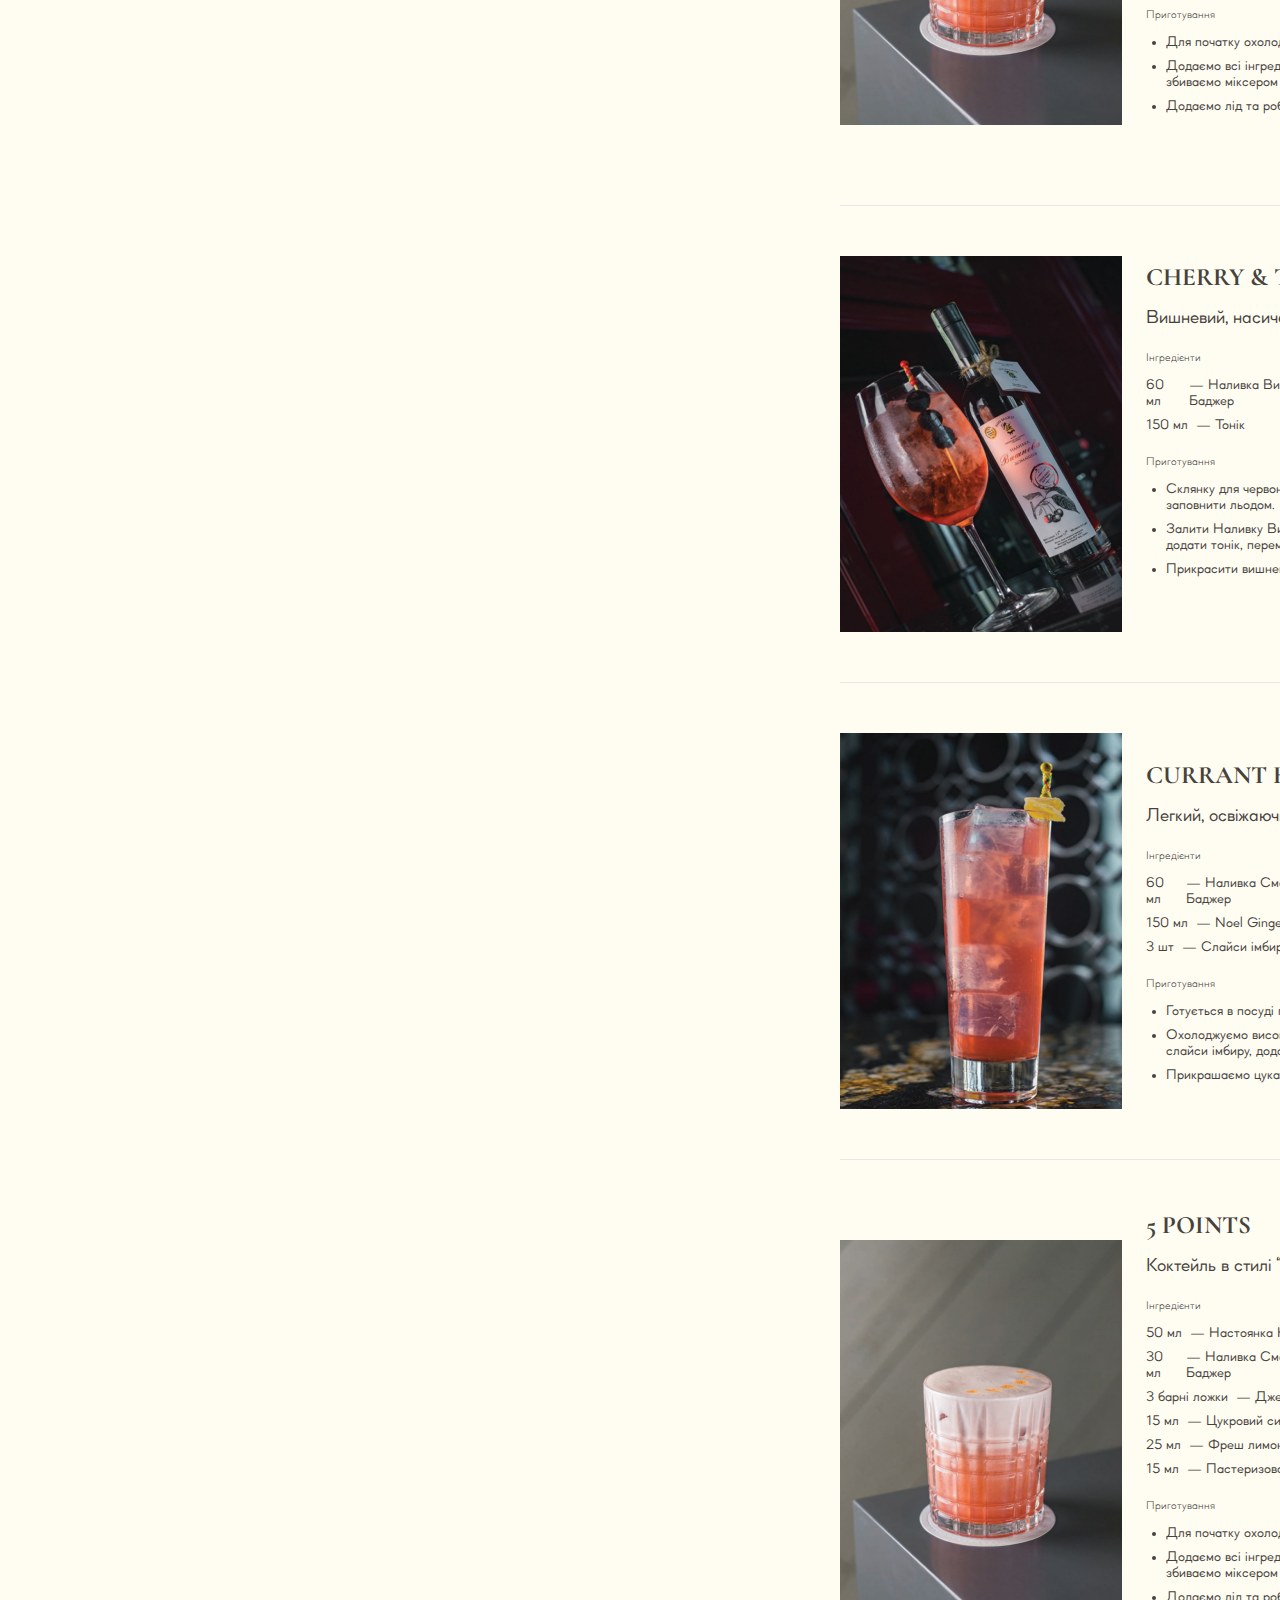
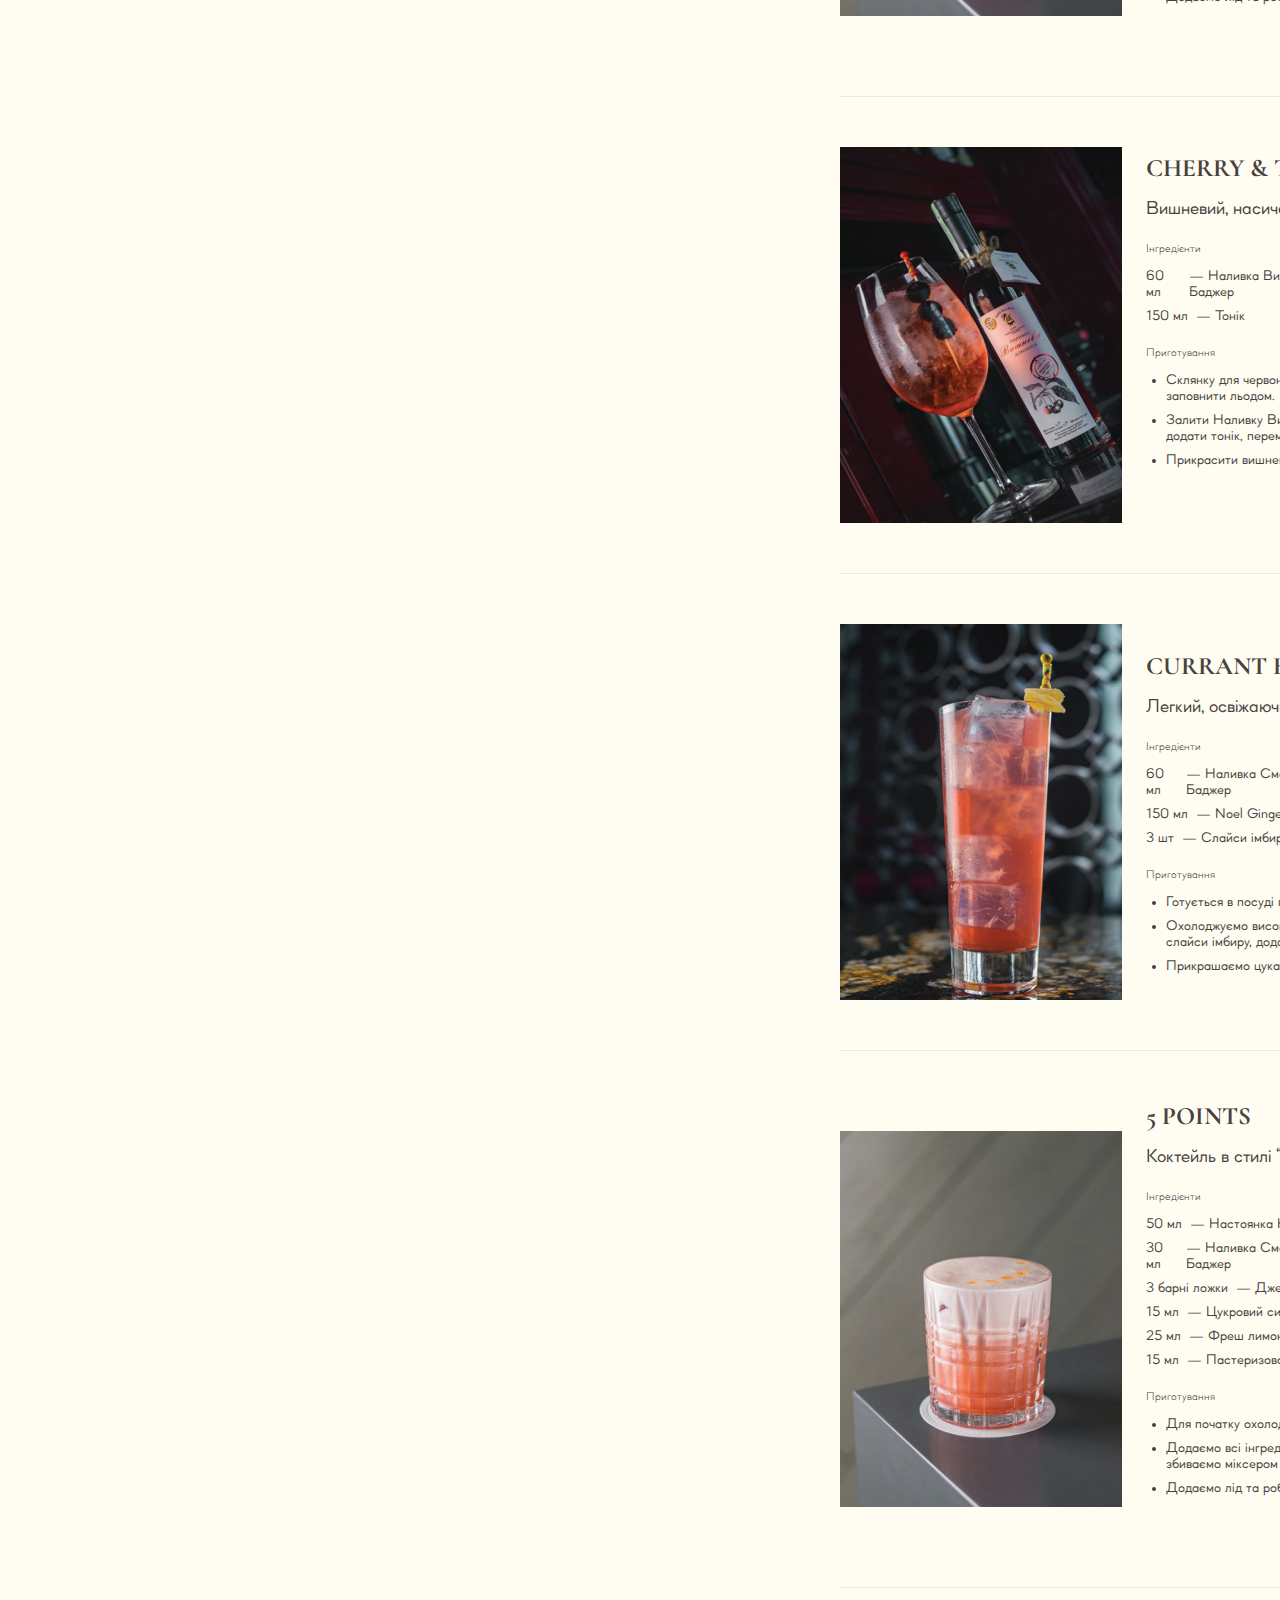
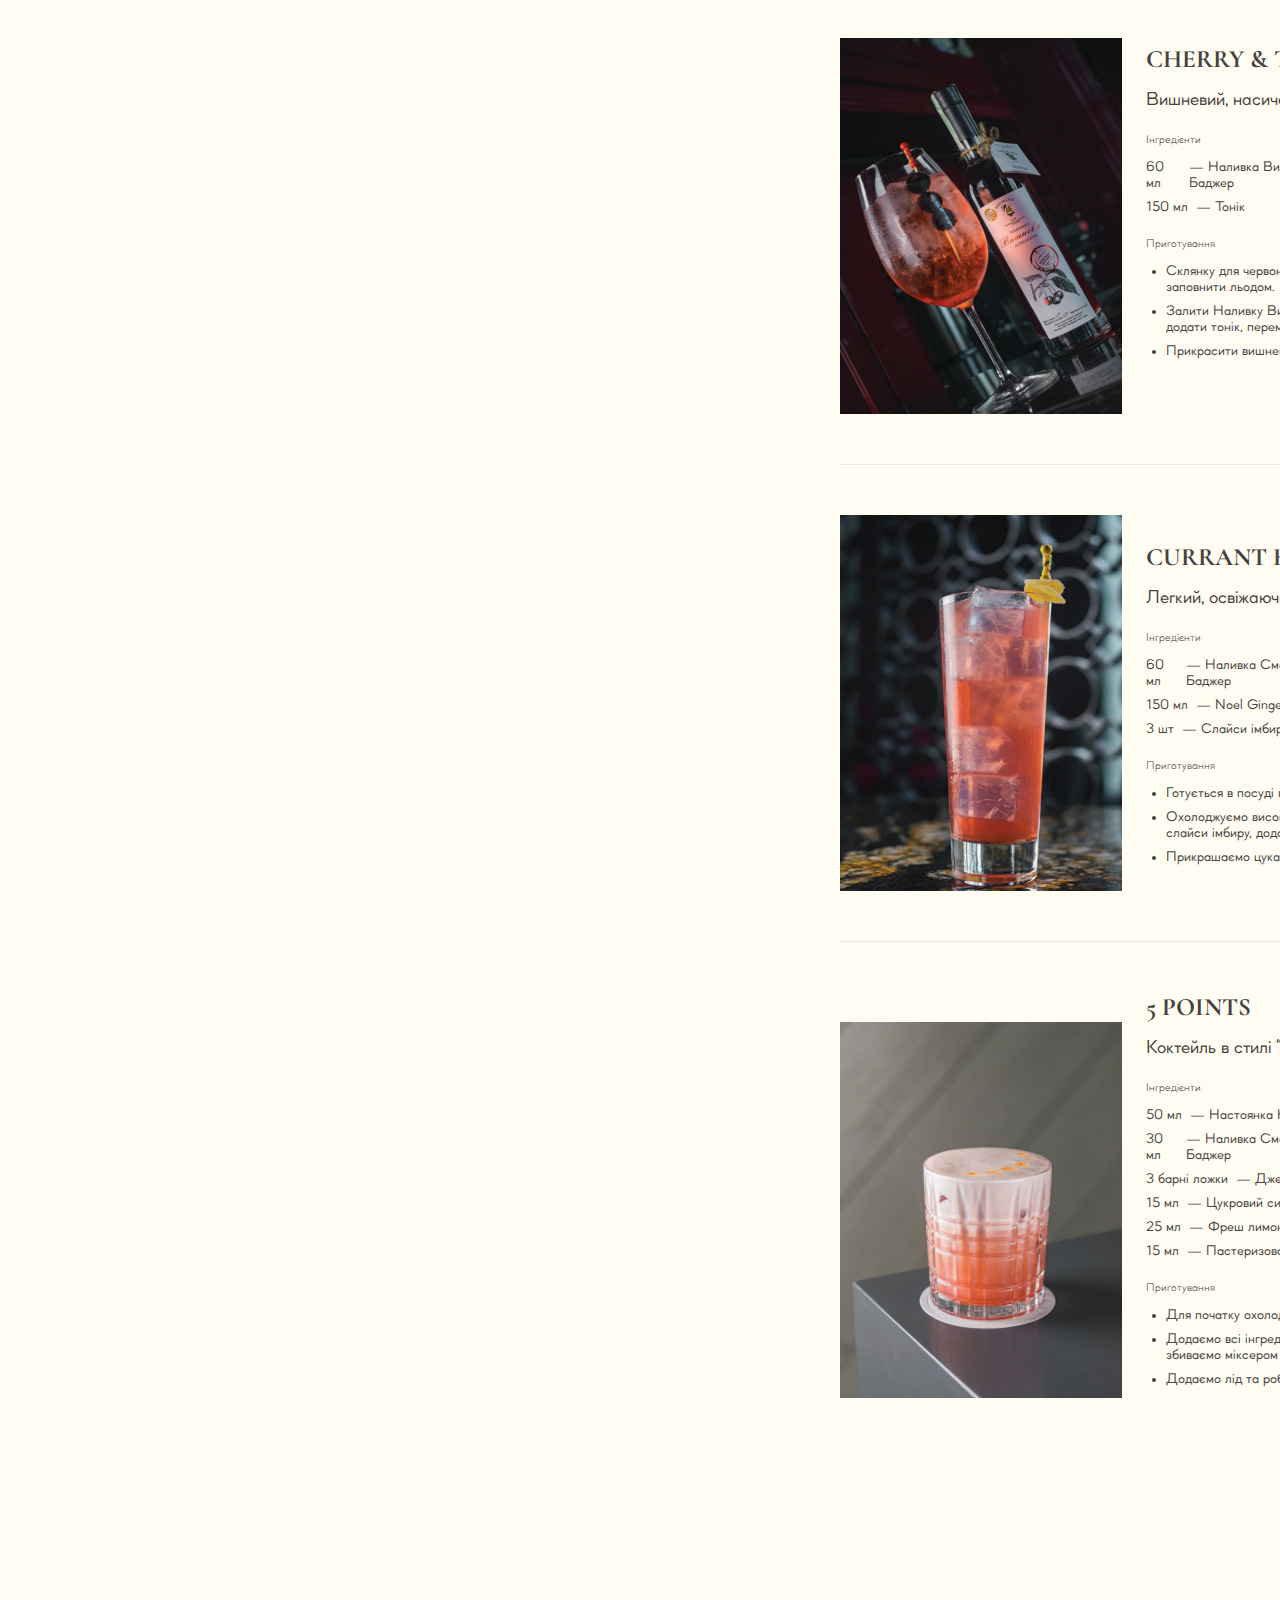
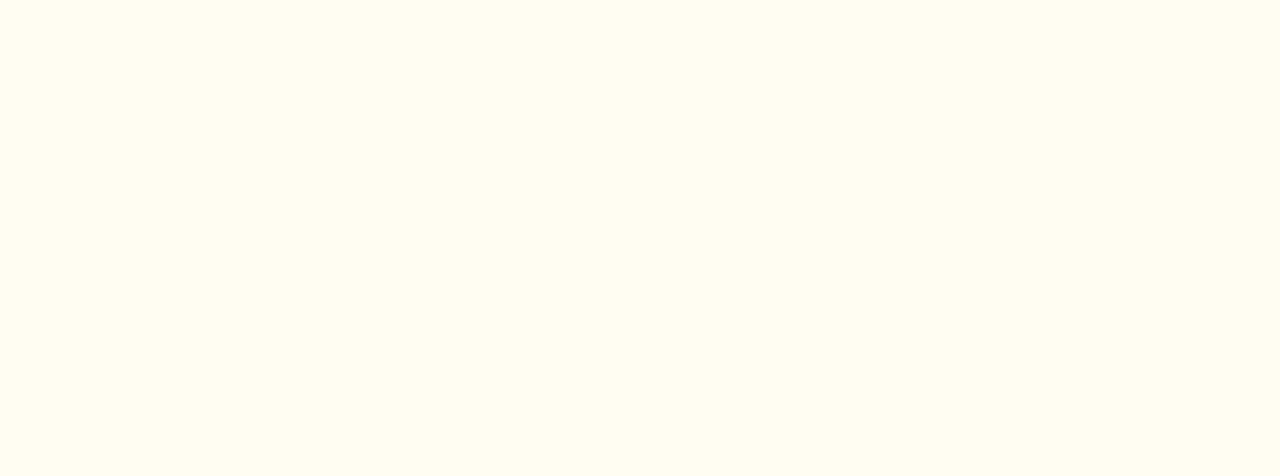
<file: mixology.html>
<!DOCTYPE html>
<html lang="uk">

<head>
    <meta charset="UTF-8">
    <meta name="viewport" content="width=device-width, initial-scale=1.0">
    <title>Хані Баджер - Міксологія</title>

    <link rel="stylesheet" href="css/reset.css">
    <link rel="stylesheet" href="css/swiper-bundle.min.css" />
    <link rel="stylesheet" href="css/aos.css">

    <link rel="stylesheet" href="css/fonts.css">
    <link rel="stylesheet" href="css/style.css">
    <link rel="stylesheet" href="css/style-mobile.css">
    <link rel="stylesheet" href="css/fancybox.css">
</head>

<body>
    <header class="header header--black">
        <div class="container header__container">
            <nav class="header__nav">
                <ul class="header__nav-list">
                    <li class="header__nav-item">
                        <a href="#" class="header__nav-link">Каталог</a>
                        <ul class="header__sub-list">
                            <li class="header__sub-item">
                                <a href="#" class="header__sub-link">Напої</a>
                                <ul class="header__sub-list">
                                    <li class="header__sub-item"><a href="#" class="header__sub-link">Настоянки</a></li>
                                    <li class="header__sub-item"><a href="#" class="header__sub-link">Наливки</a></li>
                                    <li class="header__sub-item"><a href="#" class="header__sub-link">Джин</a></li>
                                </ul>
                            </li>
                            <li class="header__sub-item">
                                <a href="#" class="header__sub-link">Гурме</a>
                            </li>
                            <li class="header__sub-item">
                                <a href="#" class="header__sub-link">Мерч</a>
                            </li>
                            <li class="header__sub-item">
                                <a href="#" class="header__sub-link">Набори</a>
                            </li>
                        </ul>
                    </li>
                    <li class="header__nav-item"><a href="#" class="header__nav-link">Наша історія</a></li>
                    <li class="header__nav-item"><a href="#" class="header__nav-link">Новини</a></li>
                    <li class="header__nav-item"><a href="#" class="header__nav-link">Контакти</a></li>
                </ul>
            </nav>
            <a href="/" class="header__logo">
                <div class="header__logo-img" style="background-image: url('../img/logo.png')"></div>
            </a>
            <div class="header__action">
                <form class="header__search-form">
                    <input class="header__search-input" type="search" placeholder="Пошук..." aria-label="Пошук">
                    <button class="header__contact-btn" type="button">
                        <img src="img/search.svg" width="20" height="20" alt="Пошук" aria-hidden="true">
                    </button>
                </form>
                <a href="#" class="header__basket" aria-label="Кошик">
                    <img src="img/basket.svg" alt="" aria-hidden="true">
                    <span class="header__basket-count">0</span>
                </a>
                <div class="header__lang">
                    <button class="header__lang-btn" type="button">UA</button>
                    <ul class="header__lang-dropdown">
                        <li><a href="#" class="header__lang-option active">UA</a></li>
                        <li><a href="#" class="header__lang-option">EN</a></li>
                    </ul>
                </div>
            </div>
            <!-- Burger Button -->
            <button class="burger-btn" type="button" aria-label="Меню">
                <span class="burger-line"></span>
                <span class="burger-line"></span>
                <span class="burger-line"></span>
            </button>
        </div>
    </header>

    <main class="main">
        <section class="mixology-page">
            <div class="container">
                <nav class="breadcrumbs breadcrumbs--black" aria-label="Хлібні крихти">
                    <ol class="breadcrumbs__list">
                        <li class="breadcrumbs__item">
                            <a href="/" class="breadcrumbs__link">Головна Хані Баджер</a>
                        </li>
                        <li class="breadcrumbs__item">
                            <span class="breadcrumbs__current" aria-current="page">Міксологія</span>
                        </li>
                    </ol>
                </nav>

                <div class="mixology-page__header title-row" data-aos="fade-down" data-aos-duration="1000">
                    <h1 class="heading-big font-heading">Міксологія</h1>
                    <div class="achievements__list-text">
                        <p>
                            Lorem ipsum dolor sit amet consectetur. Vulputate amet sodales pharetra nulla nibh
                            aliquet elit odio cras. Augue vulputate nisl eget ut velit lobortis sagittis tellus
                            netus. Lorem ipsum dolor sit amet consectetur. Vulputate amet sodales pharetra nulla
                            nibh aliquet elit odio cras. Augue vulputate nisl eget ut velit lobortis sagittis tellus
                            netus..
                        </p>
                    </div>
                </div>

                <div class="mixology-page__body">
                    <div class="mixology-page__tabs" role="tablist" data-aos="fade-up" data-aos-duration="1000" data-aos-delay="200">
                        <button class="mixology-page__tab mixology-page__tab--active" type="button" role="tab" aria-selected="true" data-filter="all">Всі рецепти</button>
                        <button class="mixology-page__tab" type="button" role="tab" aria-selected="false" data-filter="gin">Джин</button>
                        <button class="mixology-page__tab" type="button" role="tab" aria-selected="false" data-filter="tincture">Настоянки</button>
                        <button class="mixology-page__tab" type="button" role="tab" aria-selected="false" data-filter="liqueur">Наливки</button>
                    </div>

                    <div class="mixology-page__content">
                        <article class="recipe-card mixology-page__card" data-category="liqueur" data-aos="fade-up" data-aos-duration="1000">
                            <div class="recipe-card__image-wrapper">
                                <img src="img/mixology-image1.jpg" width="282" height="376" loading="lazy" alt="Коктейль Cherry & Tonic з вишнею та льодом" class="recipe-card__image">
                            </div>
                            
                            <div class="recipe-card__body">
                                <div class="recipe-card__main">
                                    <div class="recipe-card__header">
                                        <h2 class="font-heading text-big recipe-card__title">Cherry & Tonic</h2>
                                        <p class="recipe-card__desc">Вишневий, насичений, тонізуючий.</p>
                                    </div>

                                    <div class="recipe-card__section">
                                        <h3 class="recipe-card__subtitle">Інгредієнти</h3>
                                        <ol class="recipe-card__ingredients-list">
                                            <li><span class="recipe-card__measure">60 мл</span> — Наливка Вишнева домашня Хані Баджер</li>
                                            <li><span class="recipe-card__measure">150 мл</span> — Тонік</li>
                                        </ol>
                                    </div>

                                    <div class="recipe-card__section">
                                        <h3 class="recipe-card__subtitle">Приготування</h3>
                                        <ul class="recipe-card__steps-list">
                                            <li>Склянку для червоного вина доверху заповнити льодом.</li>
                                            <li>Залити Наливку Вишневу Хані Баджер, потім додати тонік, перемішати.</li>
                                            <li>Прикрасити вишнею на шпажці.</li>
                                        </ul>
                                    </div>
                                </div>

                                <div class="recipe-card__sidebar">
                                    <div class="recipe-author">
                                        <div class="recipe-author__avatar">
                                            <img src="img/avatar.png" width="78" height="78" loading="lazy" alt="Юлія Каленська">
                                        </div>
                                        <div class="recipe-author__info">
                                            <span class="recipe-author__role">Авторка</span>
                                            <h4 class="recipe-author__name">
                                                Юлія Каленська — засновниця та ідеологиня концепції українських настоянок та наливок ТМ «Хані Баджер».
                                            </h4>   
                                        </div>
                                    </div>

                                    <dl class="recipe-card__meta">
                                        <div class="recipe-card__meta-item">
                                            <dt class="recipe-card__meta-term">Метод</dt>
                                            <dd class="recipe-card__meta-desc">Білд</dd>
                                        </div>
                                        <div class="recipe-card__meta-item">
                                            <dt class="recipe-card__meta-term">Посуд</dt>
                                            <dd class="recipe-card__meta-desc">Винний келих</dd>
                                        </div>
                                        <div class="recipe-card__meta-item">
                                            <dt class="recipe-card__meta-term">Гарнір</dt>
                                            <dd class="recipe-card__meta-desc">Вишня</dd>
                                        </div>
                                    </dl>
                                </div>
                            </div>
                        </article>
                        <article class="recipe-card mixology-page__card" data-category="liqueur" data-aos="fade-up" data-aos-duration="1000" data-aos-delay="200">
                            <div class="recipe-card__image-wrapper">
                                <img src="img/mixology-image2.jpg" width="282" height="376" loading="lazy" alt="Коктейль Cherry & Tonic з вишнею та льодом" class="recipe-card__image">
                            </div>
                            
                            <div class="recipe-card__body">
                                <div class="recipe-card__main">
                                    <div class="recipe-card__header">
                                        <h2 class="font-heading text-big recipe-card__title">Currant Highball</h2>
                                        <p class="recipe-card__desc">Легкий, освіжаючий коктейль.</p>
                                    </div>

                                    <div class="recipe-card__section">
                                        <h3 class="recipe-card__subtitle">Інгредієнти</h3>
                                        <ol class="recipe-card__ingredients-list">
                                            <li><span class="recipe-card__measure">60 мл</span> — Наливка Смородинова домашня Хані Баджер</li>
                                            <li><span class="recipe-card__measure">150 мл</span> — Noel Ginger Ale</li>
                                            <li><span class="recipe-card__measure">3 шт</span> — Слайси імбиру</li>
                                        </ol>
                                    </div>

                                    <div class="recipe-card__section">
                                        <h3 class="recipe-card__subtitle">Приготування</h3>
                                        <ul class="recipe-card__steps-list">
                                            <li>Готується в посуді подачі.</li>
                                            <li>Охолоджуємо високу склянку, мадлимо три слайси імбиру, додаємо лід та всі інгредієнти.</li>
                                            <li>Прикрашаємо цукатом імбиру.</li>
                                        </ul>
                                    </div>
                                </div>

                                <div class="recipe-card__sidebar">
                                    <div class="recipe-author">
                                        <div class="recipe-author__avatar">
                                            <img src="img/avatar2.png" width="78" height="78" loading="lazy" alt="Юлія Каленська">
                                        </div>
                                        <div class="recipe-author__info">
                                            <span class="recipe-author__role">Автор</span>
                                            <h4 class="recipe-author__name">
                                                Артем Скубенко — ідейний натхненник та співзасновник ТМ«Хані Баджер».
                                            </h4>   
                                        </div>
                                    </div>

                                    <dl class="recipe-card__meta">
                                        <div class="recipe-card__meta-item">
                                            <dt class="recipe-card__meta-term">Метод</dt>
                                            <dd class="recipe-card__meta-desc">Білд</dd>
                                        </div>
                                        <div class="recipe-card__meta-item">
                                            <dt class="recipe-card__meta-term">Посуд</dt>
                                            <dd class="recipe-card__meta-desc">Хайбол</dd>
                                        </div>
                                        <div class="recipe-card__meta-item">
                                            <dt class="recipe-card__meta-term">Гарнір</dt>
                                            <dd class="recipe-card__meta-desc">Імбирний цукат</dd>
                                        </div>
                                    </dl>
                                </div>
                            </div>
                        </article>
                        <article class="recipe-card mixology-page__card" data-category="liqueur">
                            <div class="recipe-card__image-wrapper">
                                <img src="img/mixology-image3.jpg" width="282" height="376" loading="lazy" alt="Коктейль Cherry & Tonic з вишнею та льодом" class="recipe-card__image">
                            </div>
                            
                            <div class="recipe-card__body">
                                <div class="recipe-card__main">
                                    <div class="recipe-card__header">
                                        <h2 class="font-heading text-big recipe-card__title">5 Points</h2>
                                        <p class="recipe-card__desc">Коктейль в стилі “sour”.</p>
                                    </div>

                                    <div class="recipe-card__section">
                                        <h3 class="recipe-card__subtitle">Інгредієнти</h3>
                                        <ol class="recipe-card__ingredients-list">
                                            <li><span class="recipe-card__measure">50 мл</span> — Настоянка На Бджолах Хані Баджер</li>
                                            <li><span class="recipe-card__measure">30 мл</span> — Наливка Смородинова домашня Хані Баджер</li>
                                            <li><span class="recipe-card__measure">3 барні ложки</span> — Джем з чорної смородини</li>
                                            <li><span class="recipe-card__measure">15 мл</span> — Цукровий сироп</li>
                                            <li><span class="recipe-card__measure">25 мл</span> — Фреш лимона</li>
                                            <li><span class="recipe-card__measure">15 мл</span> — Пастеризований білок</li>
                                        </ol>
                                    </div>

                                    <div class="recipe-card__section">
                                        <h3 class="recipe-card__subtitle">Приготування</h3>
                                        <ul class="recipe-card__steps-list">
                                            <li>Для початку охолоджуємо склянку</li>
                                            <li>Додаємо всі інгредієнти до шейкеру, збиваємо міксером</li>
                                            <li>Додаємо лід та робимо шейк</li>
                                        </ul>
                                    </div>
                                </div>

                                <div class="recipe-card__sidebar">
                                    <div class="recipe-author">
                                        <div class="recipe-author__avatar">
                                            <img src="img/avatar3.png" width="78" height="78" loading="lazy" alt="Юлія Каленська">
                                        </div>
                                        <div class="recipe-author__info">
                                            <span class="recipe-author__role">Автор</span>
                                            <h4 class="recipe-author__name">
                                                Роман Теліга — бар-менеджер готелю Алофт, мережа Мерріотт. Восьмирічний досвід роботи в міжнародних готелях за кордоном і в Україні
                                            </h4>   
                                        </div>
                                    </div>

                                    <dl class="recipe-card__meta">
                                        <div class="recipe-card__meta-item">
                                            <dt class="recipe-card__meta-term">Метод</dt>
                                            <dd class="recipe-card__meta-desc">Шейк</dd>
                                        </div>
                                        <div class="recipe-card__meta-item">
                                            <dt class="recipe-card__meta-term">Посуд</dt>
                                            <dd class="recipe-card__meta-desc">Old Fashioned</dd>
                                        </div>
                                        <div class="recipe-card__meta-item">
                                            <dt class="recipe-card__meta-term">Гарнір</dt>
                                            <dd class="recipe-card__meta-desc">Біттер ангустура (декор та ароматизатор) —4 краплі</dd>
                                        </div>
                                    </dl>
                                </div>
                            </div>
                        </article>
                        <article class="recipe-card mixology-page__card" data-category="tincture">
                            <div class="recipe-card__image-wrapper">
                                <img src="img/mixology-image1.jpg" width="282" height="376" loading="lazy" alt="Коктейль Cherry & Tonic з вишнею та льодом" class="recipe-card__image">
                            </div>
                            
                            <div class="recipe-card__body">
                                <div class="recipe-card__main">
                                    <div class="recipe-card__header">
                                        <h2 class="font-heading text-big recipe-card__title">Cherry & Tonic</h2>
                                        <p class="recipe-card__desc">Вишневий, насичений, тонізуючий.</p>
                                    </div>

                                    <div class="recipe-card__section">
                                        <h3 class="recipe-card__subtitle">Інгредієнти</h3>
                                        <ol class="recipe-card__ingredients-list">
                                            <li><span class="recipe-card__measure">60 мл</span> — Наливка Вишнева домашня Хані Баджер</li>
                                            <li><span class="recipe-card__measure">150 мл</span> — Тонік</li>
                                        </ol>
                                    </div>

                                    <div class="recipe-card__section">
                                        <h3 class="recipe-card__subtitle">Приготування</h3>
                                        <ul class="recipe-card__steps-list">
                                            <li>Склянку для червоного вина доверху заповнити льодом.</li>
                                            <li>Залити Наливку Вишневу Хані Баджер, потім додати тонік, перемішати.</li>
                                            <li>Прикрасити вишнею на шпажці.</li>
                                        </ul>
                                    </div>
                                </div>

                                <div class="recipe-card__sidebar">
                                    <div class="recipe-author">
                                        <div class="recipe-author__avatar">
                                            <img src="img/avatar.png" width="78" height="78" loading="lazy" alt="Юлія Каленська">
                                        </div>
                                        <div class="recipe-author__info">
                                            <span class="recipe-author__role">Авторка</span>
                                            <h4 class="recipe-author__name">
                                                Юлія Каленська — засновниця та ідеологиня концепції українських настоянок та наливок ТМ «Хані Баджер».
                                            </h4>   
                                        </div>
                                    </div>

                                    <dl class="recipe-card__meta">
                                        <div class="recipe-card__meta-item">
                                            <dt class="recipe-card__meta-term">Метод</dt>
                                            <dd class="recipe-card__meta-desc">Білд</dd>
                                        </div>
                                        <div class="recipe-card__meta-item">
                                            <dt class="recipe-card__meta-term">Посуд</dt>
                                            <dd class="recipe-card__meta-desc">Винний келих</dd>
                                        </div>
                                        <div class="recipe-card__meta-item">
                                            <dt class="recipe-card__meta-term">Гарнір</dt>
                                            <dd class="recipe-card__meta-desc">Вишня</dd>
                                        </div>
                                    </dl>
                                </div>
                            </div>
                        </article>
                        <article class="recipe-card mixology-page__card" data-category="tincture">
                            <div class="recipe-card__image-wrapper">
                                <img src="img/mixology-image2.jpg" width="282" height="376" loading="lazy" alt="Коктейль Cherry & Tonic з вишнею та льодом" class="recipe-card__image">
                            </div>
                            
                            <div class="recipe-card__body">
                                <div class="recipe-card__main">
                                    <div class="recipe-card__header">
                                        <h2 class="font-heading text-big recipe-card__title">Currant Highball</h2>
                                        <p class="recipe-card__desc">Легкий, освіжаючий коктейль.</p>
                                    </div>

                                    <div class="recipe-card__section">
                                        <h3 class="recipe-card__subtitle">Інгредієнти</h3>
                                        <ol class="recipe-card__ingredients-list">
                                            <li><span class="recipe-card__measure">60 мл</span> — Наливка Смородинова домашня Хані Баджер</li>
                                            <li><span class="recipe-card__measure">150 мл</span> — Noel Ginger Ale</li>
                                            <li><span class="recipe-card__measure">3 шт</span> — Слайси імбиру</li>
                                        </ol>
                                    </div>

                                    <div class="recipe-card__section">
                                        <h3 class="recipe-card__subtitle">Приготування</h3>
                                        <ul class="recipe-card__steps-list">
                                            <li>Готується в посуді подачі.</li>
                                            <li>Охолоджуємо високу склянку, мадлимо три слайси імбиру, додаємо лід та всі інгредієнти.</li>
                                            <li>Прикрашаємо цукатом імбиру.</li>
                                        </ul>
                                    </div>
                                </div>

                                <div class="recipe-card__sidebar">
                                    <div class="recipe-author">
                                        <div class="recipe-author__avatar">
                                            <img src="img/avatar2.png" width="78" height="78" loading="lazy" alt="Юлія Каленська">
                                        </div>
                                        <div class="recipe-author__info">
                                            <span class="recipe-author__role">Автор</span>
                                            <h4 class="recipe-author__name">
                                                Артем Скубенко — ідейний натхненник та співзасновник ТМ«Хані Баджер».
                                            </h4>   
                                        </div>
                                    </div>

                                    <dl class="recipe-card__meta">
                                        <div class="recipe-card__meta-item">
                                            <dt class="recipe-card__meta-term">Метод</dt>
                                            <dd class="recipe-card__meta-desc">Білд</dd>
                                        </div>
                                        <div class="recipe-card__meta-item">
                                            <dt class="recipe-card__meta-term">Посуд</dt>
                                            <dd class="recipe-card__meta-desc">Хайбол</dd>
                                        </div>
                                        <div class="recipe-card__meta-item">
                                            <dt class="recipe-card__meta-term">Гарнір</dt>
                                            <dd class="recipe-card__meta-desc">Імбирний цукат</dd>
                                        </div>
                                    </dl>
                                </div>
                            </div>
                        </article>
                        <article class="recipe-card mixology-page__card" data-category="tincture">
                            <div class="recipe-card__image-wrapper">
                                <img src="img/mixology-image3.jpg" width="282" height="376" loading="lazy" alt="Коктейль Cherry & Tonic з вишнею та льодом" class="recipe-card__image">
                            </div>
                            
                            <div class="recipe-card__body">
                                <div class="recipe-card__main">
                                    <div class="recipe-card__header">
                                        <h2 class="font-heading text-big recipe-card__title">5 Points</h2>
                                        <p class="recipe-card__desc">Коктейль в стилі “sour”.</p>
                                    </div>

                                    <div class="recipe-card__section">
                                        <h3 class="recipe-card__subtitle">Інгредієнти</h3>
                                        <ol class="recipe-card__ingredients-list">
                                            <li><span class="recipe-card__measure">50 мл</span> — Настоянка На Бджолах Хані Баджер</li>
                                            <li><span class="recipe-card__measure">30 мл</span> — Наливка Смородинова домашня Хані Баджер</li>
                                            <li><span class="recipe-card__measure">3 барні ложки</span> — Джем з чорної смородини</li>
                                            <li><span class="recipe-card__measure">15 мл</span> — Цукровий сироп</li>
                                            <li><span class="recipe-card__measure">25 мл</span> — Фреш лимона</li>
                                            <li><span class="recipe-card__measure">15 мл</span> — Пастеризований білок</li>
                                        </ol>
                                    </div>

                                    <div class="recipe-card__section">
                                        <h3 class="recipe-card__subtitle">Приготування</h3>
                                        <ul class="recipe-card__steps-list">
                                            <li>Для початку охолоджуємо склянку</li>
                                            <li>Додаємо всі інгредієнти до шейкеру, збиваємо міксером</li>
                                            <li>Додаємо лід та робимо шейк</li>
                                        </ul>
                                    </div>
                                </div>

                                <div class="recipe-card__sidebar">
                                    <div class="recipe-author">
                                        <div class="recipe-author__avatar">
                                            <img src="img/avatar3.png" width="78" height="78" loading="lazy" alt="Юлія Каленська">
                                        </div>
                                        <div class="recipe-author__info">
                                            <span class="recipe-author__role">Автор</span>
                                            <h4 class="recipe-author__name">
                                                Роман Теліга — бар-менеджер готелю Алофт, мережа Мерріотт. Восьмирічний досвід роботи в міжнародних готелях за кордоном і в Україні
                                            </h4>   
                                        </div>
                                    </div>

                                    <dl class="recipe-card__meta">
                                        <div class="recipe-card__meta-item">
                                            <dt class="recipe-card__meta-term">Метод</dt>
                                            <dd class="recipe-card__meta-desc">Шейк</dd>
                                        </div>
                                        <div class="recipe-card__meta-item">
                                            <dt class="recipe-card__meta-term">Посуд</dt>
                                            <dd class="recipe-card__meta-desc">Old Fashioned</dd>
                                        </div>
                                        <div class="recipe-card__meta-item">
                                            <dt class="recipe-card__meta-term">Гарнір</dt>
                                            <dd class="recipe-card__meta-desc">Біттер ангустура (декор та ароматизатор) —4 краплі</dd>
                                        </div>
                                    </dl>
                                </div>
                            </div>
                        </article>
                        <article class="recipe-card mixology-page__card" data-category="tincture">
                            <div class="recipe-card__image-wrapper">
                                <img src="img/mixology-image1.jpg" width="282" height="376" loading="lazy" alt="Коктейль Cherry & Tonic з вишнею та льодом" class="recipe-card__image">
                            </div>
                            
                            <div class="recipe-card__body">
                                <div class="recipe-card__main">
                                    <div class="recipe-card__header">
                                        <h2 class="font-heading text-big recipe-card__title">Cherry & Tonic</h2>
                                        <p class="recipe-card__desc">Вишневий, насичений, тонізуючий.</p>
                                    </div>

                                    <div class="recipe-card__section">
                                        <h3 class="recipe-card__subtitle">Інгредієнти</h3>
                                        <ol class="recipe-card__ingredients-list">
                                            <li><span class="recipe-card__measure">60 мл</span> — Наливка Вишнева домашня Хані Баджер</li>
                                            <li><span class="recipe-card__measure">150 мл</span> — Тонік</li>
                                        </ol>
                                    </div>

                                    <div class="recipe-card__section">
                                        <h3 class="recipe-card__subtitle">Приготування</h3>
                                        <ul class="recipe-card__steps-list">
                                            <li>Склянку для червоного вина доверху заповнити льодом.</li>
                                            <li>Залити Наливку Вишневу Хані Баджер, потім додати тонік, перемішати.</li>
                                            <li>Прикрасити вишнею на шпажці.</li>
                                        </ul>
                                    </div>
                                </div>

                                <div class="recipe-card__sidebar">
                                    <div class="recipe-author">
                                        <div class="recipe-author__avatar">
                                            <img src="img/avatar.png" width="78" height="78" loading="lazy" alt="Юлія Каленська">
                                        </div>
                                        <div class="recipe-author__info">
                                            <span class="recipe-author__role">Авторка</span>
                                            <h4 class="recipe-author__name">
                                                Юлія Каленська — засновниця та ідеологиня концепції українських настоянок та наливок ТМ «Хані Баджер».
                                            </h4>   
                                        </div>
                                    </div>

                                    <dl class="recipe-card__meta">
                                        <div class="recipe-card__meta-item">
                                            <dt class="recipe-card__meta-term">Метод</dt>
                                            <dd class="recipe-card__meta-desc">Білд</dd>
                                        </div>
                                        <div class="recipe-card__meta-item">
                                            <dt class="recipe-card__meta-term">Посуд</dt>
                                            <dd class="recipe-card__meta-desc">Винний келих</dd>
                                        </div>
                                        <div class="recipe-card__meta-item">
                                            <dt class="recipe-card__meta-term">Гарнір</dt>
                                            <dd class="recipe-card__meta-desc">Вишня</dd>
                                        </div>
                                    </dl>
                                </div>
                            </div>
                        </article>
                        <article class="recipe-card mixology-page__card" data-category="tincture">
                            <div class="recipe-card__image-wrapper">
                                <img src="img/mixology-image2.jpg" width="282" height="376" loading="lazy" alt="Коктейль Cherry & Tonic з вишнею та льодом" class="recipe-card__image">
                            </div>
                            
                            <div class="recipe-card__body">
                                <div class="recipe-card__main">
                                    <div class="recipe-card__header">
                                        <h2 class="font-heading text-big recipe-card__title">Currant Highball</h2>
                                        <p class="recipe-card__desc">Легкий, освіжаючий коктейль.</p>
                                    </div>

                                    <div class="recipe-card__section">
                                        <h3 class="recipe-card__subtitle">Інгредієнти</h3>
                                        <ol class="recipe-card__ingredients-list">
                                            <li><span class="recipe-card__measure">60 мл</span> — Наливка Смородинова домашня Хані Баджер</li>
                                            <li><span class="recipe-card__measure">150 мл</span> — Noel Ginger Ale</li>
                                            <li><span class="recipe-card__measure">3 шт</span> — Слайси імбиру</li>
                                        </ol>
                                    </div>

                                    <div class="recipe-card__section">
                                        <h3 class="recipe-card__subtitle">Приготування</h3>
                                        <ul class="recipe-card__steps-list">
                                            <li>Готується в посуді подачі.</li>
                                            <li>Охолоджуємо високу склянку, мадлимо три слайси імбиру, додаємо лід та всі інгредієнти.</li>
                                            <li>Прикрашаємо цукатом імбиру.</li>
                                        </ul>
                                    </div>
                                </div>

                                <div class="recipe-card__sidebar">
                                    <div class="recipe-author">
                                        <div class="recipe-author__avatar">
                                            <img src="img/avatar2.png" width="78" height="78" loading="lazy" alt="Юлія Каленська">
                                        </div>
                                        <div class="recipe-author__info">
                                            <span class="recipe-author__role">Автор</span>
                                            <h4 class="recipe-author__name">
                                                Артем Скубенко — ідейний натхненник та співзасновник ТМ«Хані Баджер».
                                            </h4>   
                                        </div>
                                    </div>

                                    <dl class="recipe-card__meta">
                                        <div class="recipe-card__meta-item">
                                            <dt class="recipe-card__meta-term">Метод</dt>
                                            <dd class="recipe-card__meta-desc">Білд</dd>
                                        </div>
                                        <div class="recipe-card__meta-item">
                                            <dt class="recipe-card__meta-term">Посуд</dt>
                                            <dd class="recipe-card__meta-desc">Хайбол</dd>
                                        </div>
                                        <div class="recipe-card__meta-item">
                                            <dt class="recipe-card__meta-term">Гарнір</dt>
                                            <dd class="recipe-card__meta-desc">Імбирний цукат</dd>
                                        </div>
                                    </dl>
                                </div>
                            </div>
                        </article>
                        <article class="recipe-card mixology-page__card" data-category="gin">
                            <div class="recipe-card__image-wrapper">
                                <img src="img/mixology-image3.jpg" width="282" height="376" loading="lazy" alt="Коктейль Cherry & Tonic з вишнею та льодом" class="recipe-card__image">
                            </div>
                            
                            <div class="recipe-card__body">
                                <div class="recipe-card__main">
                                    <div class="recipe-card__header">
                                        <h2 class="font-heading text-big recipe-card__title">5 Points</h2>
                                        <p class="recipe-card__desc">Коктейль в стилі “sour”.</p>
                                    </div>

                                    <div class="recipe-card__section">
                                        <h3 class="recipe-card__subtitle">Інгредієнти</h3>
                                        <ol class="recipe-card__ingredients-list">
                                            <li><span class="recipe-card__measure">50 мл</span> — Настоянка На Бджолах Хані Баджер</li>
                                            <li><span class="recipe-card__measure">30 мл</span> — Наливка Смородинова домашня Хані Баджер</li>
                                            <li><span class="recipe-card__measure">3 барні ложки</span> — Джем з чорної смородини</li>
                                            <li><span class="recipe-card__measure">15 мл</span> — Цукровий сироп</li>
                                            <li><span class="recipe-card__measure">25 мл</span> — Фреш лимона</li>
                                            <li><span class="recipe-card__measure">15 мл</span> — Пастеризований білок</li>
                                        </ol>
                                    </div>

                                    <div class="recipe-card__section">
                                        <h3 class="recipe-card__subtitle">Приготування</h3>
                                        <ul class="recipe-card__steps-list">
                                            <li>Для початку охолоджуємо склянку</li>
                                            <li>Додаємо всі інгредієнти до шейкеру, збиваємо міксером</li>
                                            <li>Додаємо лід та робимо шейк</li>
                                        </ul>
                                    </div>
                                </div>

                                <div class="recipe-card__sidebar">
                                    <div class="recipe-author">
                                        <div class="recipe-author__avatar">
                                            <img src="img/avatar3.png" width="78" height="78" loading="lazy" alt="Юлія Каленська">
                                        </div>
                                        <div class="recipe-author__info">
                                            <span class="recipe-author__role">Автор</span>
                                            <h4 class="recipe-author__name">
                                                Роман Теліга — бар-менеджер готелю Алофт, мережа Мерріотт. Восьмирічний досвід роботи в міжнародних готелях за кордоном і в Україні
                                            </h4>   
                                        </div>
                                    </div>

                                    <dl class="recipe-card__meta">
                                        <div class="recipe-card__meta-item">
                                            <dt class="recipe-card__meta-term">Метод</dt>
                                            <dd class="recipe-card__meta-desc">Шейк</dd>
                                        </div>
                                        <div class="recipe-card__meta-item">
                                            <dt class="recipe-card__meta-term">Посуд</dt>
                                            <dd class="recipe-card__meta-desc">Old Fashioned</dd>
                                        </div>
                                        <div class="recipe-card__meta-item">
                                            <dt class="recipe-card__meta-term">Гарнір</dt>
                                            <dd class="recipe-card__meta-desc">Біттер ангустура (декор та ароматизатор) —4 краплі</dd>
                                        </div>
                                    </dl>
                                </div>
                            </div>
                        </article>
                        <article class="recipe-card mixology-page__card" data-category="gin">
                            <div class="recipe-card__image-wrapper">
                                <img src="img/mixology-image1.jpg" width="282" height="376" loading="lazy" alt="Коктейль Cherry & Tonic з вишнею та льодом" class="recipe-card__image">
                            </div>
                            
                            <div class="recipe-card__body">
                                <div class="recipe-card__main">
                                    <div class="recipe-card__header">
                                        <h2 class="font-heading text-big recipe-card__title">Cherry & Tonic</h2>
                                        <p class="recipe-card__desc">Вишневий, насичений, тонізуючий.</p>
                                    </div>

                                    <div class="recipe-card__section">
                                        <h3 class="recipe-card__subtitle">Інгредієнти</h3>
                                        <ol class="recipe-card__ingredients-list">
                                            <li><span class="recipe-card__measure">60 мл</span> — Наливка Вишнева домашня Хані Баджер</li>
                                            <li><span class="recipe-card__measure">150 мл</span> — Тонік</li>
                                        </ol>
                                    </div>

                                    <div class="recipe-card__section">
                                        <h3 class="recipe-card__subtitle">Приготування</h3>
                                        <ul class="recipe-card__steps-list">
                                            <li>Склянку для червоного вина доверху заповнити льодом.</li>
                                            <li>Залити Наливку Вишневу Хані Баджер, потім додати тонік, перемішати.</li>
                                            <li>Прикрасити вишнею на шпажці.</li>
                                        </ul>
                                    </div>
                                </div>

                                <div class="recipe-card__sidebar">
                                    <div class="recipe-author">
                                        <div class="recipe-author__avatar">
                                            <img src="img/avatar.png" width="78" height="78" loading="lazy" alt="Юлія Каленська">
                                        </div>
                                        <div class="recipe-author__info">
                                            <span class="recipe-author__role">Авторка</span>
                                            <h4 class="recipe-author__name">
                                                Юлія Каленська — засновниця та ідеологиня концепції українських настоянок та наливок ТМ «Хані Баджер».
                                            </h4>   
                                        </div>
                                    </div>

                                    <dl class="recipe-card__meta">
                                        <div class="recipe-card__meta-item">
                                            <dt class="recipe-card__meta-term">Метод</dt>
                                            <dd class="recipe-card__meta-desc">Білд</dd>
                                        </div>
                                        <div class="recipe-card__meta-item">
                                            <dt class="recipe-card__meta-term">Посуд</dt>
                                            <dd class="recipe-card__meta-desc">Винний келих</dd>
                                        </div>
                                        <div class="recipe-card__meta-item">
                                            <dt class="recipe-card__meta-term">Гарнір</dt>
                                            <dd class="recipe-card__meta-desc">Вишня</dd>
                                        </div>
                                    </dl>
                                </div>
                            </div>
                        </article>
                        <article class="recipe-card mixology-page__card" data-category="gin">
                            <div class="recipe-card__image-wrapper">
                                <img src="img/mixology-image2.jpg" width="282" height="376" loading="lazy" alt="Коктейль Cherry & Tonic з вишнею та льодом" class="recipe-card__image">
                            </div>
                            
                            <div class="recipe-card__body">
                                <div class="recipe-card__main">
                                    <div class="recipe-card__header">
                                        <h2 class="font-heading text-big recipe-card__title">Currant Highball</h2>
                                        <p class="recipe-card__desc">Легкий, освіжаючий коктейль.</p>
                                    </div>

                                    <div class="recipe-card__section">
                                        <h3 class="recipe-card__subtitle">Інгредієнти</h3>
                                        <ol class="recipe-card__ingredients-list">
                                            <li><span class="recipe-card__measure">60 мл</span> — Наливка Смородинова домашня Хані Баджер</li>
                                            <li><span class="recipe-card__measure">150 мл</span> — Noel Ginger Ale</li>
                                            <li><span class="recipe-card__measure">3 шт</span> — Слайси імбиру</li>
                                        </ol>
                                    </div>

                                    <div class="recipe-card__section">
                                        <h3 class="recipe-card__subtitle">Приготування</h3>
                                        <ul class="recipe-card__steps-list">
                                            <li>Готується в посуді подачі.</li>
                                            <li>Охолоджуємо високу склянку, мадлимо три слайси імбиру, додаємо лід та всі інгредієнти.</li>
                                            <li>Прикрашаємо цукатом імбиру.</li>
                                        </ul>
                                    </div>
                                </div>

                                <div class="recipe-card__sidebar">
                                    <div class="recipe-author">
                                        <div class="recipe-author__avatar">
                                            <img src="img/avatar2.png" width="78" height="78" loading="lazy" alt="Юлія Каленська">
                                        </div>
                                        <div class="recipe-author__info">
                                            <span class="recipe-author__role">Автор</span>
                                            <h4 class="recipe-author__name">
                                                Артем Скубенко — ідейний натхненник та співзасновник ТМ«Хані Баджер».
                                            </h4>   
                                        </div>
                                    </div>

                                    <dl class="recipe-card__meta">
                                        <div class="recipe-card__meta-item">
                                            <dt class="recipe-card__meta-term">Метод</dt>
                                            <dd class="recipe-card__meta-desc">Білд</dd>
                                        </div>
                                        <div class="recipe-card__meta-item">
                                            <dt class="recipe-card__meta-term">Посуд</dt>
                                            <dd class="recipe-card__meta-desc">Хайбол</dd>
                                        </div>
                                        <div class="recipe-card__meta-item">
                                            <dt class="recipe-card__meta-term">Гарнір</dt>
                                            <dd class="recipe-card__meta-desc">Імбирний цукат</dd>
                                        </div>
                                    </dl>
                                </div>
                            </div>
                        </article>
                        <article class="recipe-card mixology-page__card" data-category="liqueur">
                            <div class="recipe-card__image-wrapper">
                                <img src="img/mixology-image3.jpg" width="282" height="376" loading="lazy" alt="Коктейль Cherry & Tonic з вишнею та льодом" class="recipe-card__image">
                            </div>
                            
                            <div class="recipe-card__body">
                                <div class="recipe-card__main">
                                    <div class="recipe-card__header">
                                        <h2 class="font-heading text-big recipe-card__title">5 Points</h2>
                                        <p class="recipe-card__desc">Коктейль в стилі “sour”.</p>
                                    </div>

                                    <div class="recipe-card__section">
                                        <h3 class="recipe-card__subtitle">Інгредієнти</h3>
                                        <ol class="recipe-card__ingredients-list">
                                            <li><span class="recipe-card__measure">50 мл</span> — Настоянка На Бджолах Хані Баджер</li>
                                            <li><span class="recipe-card__measure">30 мл</span> — Наливка Смородинова домашня Хані Баджер</li>
                                            <li><span class="recipe-card__measure">3 барні ложки</span> — Джем з чорної смородини</li>
                                            <li><span class="recipe-card__measure">15 мл</span> — Цукровий сироп</li>
                                            <li><span class="recipe-card__measure">25 мл</span> — Фреш лимона</li>
                                            <li><span class="recipe-card__measure">15 мл</span> — Пастеризований білок</li>
                                        </ol>
                                    </div>

                                    <div class="recipe-card__section">
                                        <h3 class="recipe-card__subtitle">Приготування</h3>
                                        <ul class="recipe-card__steps-list">
                                            <li>Для початку охолоджуємо склянку</li>
                                            <li>Додаємо всі інгредієнти до шейкеру, збиваємо міксером</li>
                                            <li>Додаємо лід та робимо шейк</li>
                                        </ul>
                                    </div>
                                </div>

                                <div class="recipe-card__sidebar">
                                    <div class="recipe-author">
                                        <div class="recipe-author__avatar">
                                            <img src="img/avatar3.png" width="78" height="78" loading="lazy" alt="Юлія Каленська">
                                        </div>
                                        <div class="recipe-author__info">
                                            <span class="recipe-author__role">Автор</span>
                                            <h4 class="recipe-author__name">
                                                Роман Теліга — бар-менеджер готелю Алофт, мережа Мерріотт. Восьмирічний досвід роботи в міжнародних готелях за кордоном і в Україні
                                            </h4>   
                                        </div>
                                    </div>

                                    <dl class="recipe-card__meta">
                                        <div class="recipe-card__meta-item">
                                            <dt class="recipe-card__meta-term">Метод</dt>
                                            <dd class="recipe-card__meta-desc">Шейк</dd>
                                        </div>
                                        <div class="recipe-card__meta-item">
                                            <dt class="recipe-card__meta-term">Посуд</dt>
                                            <dd class="recipe-card__meta-desc">Old Fashioned</dd>
                                        </div>
                                        <div class="recipe-card__meta-item">
                                            <dt class="recipe-card__meta-term">Гарнір</dt>
                                            <dd class="recipe-card__meta-desc">Біттер ангустура (декор та ароматизатор) —4 краплі</dd>
                                        </div>
                                    </dl>
                                </div>
                            </div>
                        </article>
                    </div>

                    <nav class="pagination" aria-label="Навігація по сторінках рецептів">
                        <ul class="pagination__list">
                            <li class="pagination__item">
                                <span class="pagination__link is-active" aria-current="page">1</span>
                            </li>
                            <li class="pagination__item">
                                <a href="#" class="pagination__link">2</a>
                            </li>
                            <li class="pagination__item">
                                <a href="#" class="pagination__link">3</a>
                            </li>
                            <li class="pagination__item">
                                <span class="pagination__dots">...</span>
                            </li>
                            <li class="pagination__item">
                                <a href="#" class="pagination__link">6</a>
                            </li>
                        </ul>
                    </nav>
                </div>
            </div>
        </section>
    </main>

    <footer class="footer" data-aos="fade-up" data-aos-duration="1000">
        <div class="container">
            <div class="footer__top">
                <!-- Column 1: Info -->
                <div class="footer__col footer__col--info">
                    <div class="footer__logo-wrapper">
                        <a href="/" class="footer__logo-link" aria-label="На головну">
                            <img src="img/logo.png" width="126" height="140" alt="Логотип Хані Баджер"
                                class="footer__logo">
                        </a>
                        <p class="footer__slogan">Хані Баджер: настоянки та наливки.</p>
                    </div>
                    <address class="footer__address">
                        <ul class="footer__contacts">
                            <li class="footer__contact-item">
                                <a href="tel:+380955154646" class="footer__contact-link">
                                    <img src="img/icons/phone-icon.svg" width="25" height="25" alt=""
                                        aria-hidden="true">
                                    +380 95 515 46 46
                                </a>
                            </li>
                            <li class="footer__contact-item">
                                <a href="mailto:zakaz@hb.world" class="footer__contact-link">
                                    <img src="img/icons/email-icon.svg" width="25" height="25" alt=""
                                        aria-hidden="true">
                                    zakaz@hb.world
                                </a>
                            </li>
                            <li class="footer__contact-item">
                                <span class="footer__contact-text">
                                    <img src="img/icons/location-icon.svg" width="25" height="25" alt=""
                                        aria-hidden="true">
                                    Адреса: вул. Грушецька 16, м. Київ, Україна
                                </span>
                            </li>
                        </ul>
                    </address>
                    <ul class="footer__socials">
                        <li class="footer__social-item">
                            <a href="#" class="footer__social-link" target="_blank" rel="noopener noreferrer"
                                aria-label="Facebook">
                                <img src="img/icons/facebook.svg" width="22" height="22" alt="" aria-hidden="true">
                            </a>
                        </li>
                        <li class="footer__social-item">
                            <a href="#" class="footer__social-link" target="_blank" rel="noopener noreferrer"
                                aria-label="Instagram">
                                <img src="img/icons/instagram.svg" width="22" height="22" alt="" aria-hidden="true">
                            </a>
                        </li>
                        <li class="footer__social-item">
                            <a href="#" class="footer__social-link" target="_blank" rel="noopener noreferrer"
                                aria-label="Telegram">
                                <img src="img/icons/telegram.svg" width="22" height="22" alt="" aria-hidden="true">
                            </a>
                        </li>
                    </ul>
                </div>

                <!-- Column 2: Navigation -->
                <nav class="footer__nav" aria-label="Навігація у футері">
                    <div class="footer__nav-group">
                        <h3 class="footer__title">Навігація</h3>
                        <ul class="footer__nav-list">
                            <li class="footer__nav-item has-submenu">
                                <div class="footer__nav-head">
                                    <span class="footer__nav-link">Каталог</span>
                                    <button class="footer__arrow" aria-label="Відкрити підменю"></button>
                                </div>
                                <ul class="footer__sub-list">
                                    <li class="footer__sub-item"><a href="#" class="footer__sub-link">Напої</a></li>
                                    <li class="footer__sub-item"><a href="#" class="footer__sub-link">Гурме</a></li>
                                    <li class="footer__sub-item"><a href="#" class="footer__sub-link">Мерч</a></li>
                                    <li class="footer__sub-item"><a href="#" class="footer__sub-link">Набори</a></li>
                                </ul>
                            </li>
                            <li class="footer__nav-item"><a href="#" class="footer__nav-link">Послуги</a></li>
                            <li class="footer__nav-item"><a href="#" class="footer__nav-link">Наша історія</a></li>
                            <li class="footer__nav-item"><a href="#" class="footer__nav-link">Про виробництво</a>
                            </li>
                            <li class="footer__nav-item"><a href="#" class="footer__nav-link">Контакти</a></li>
                            <li class="footer__nav-item"><a href="#" class="footer__nav-link">Партнерство</a></li>
                            <li class="footer__nav-item"><a href="#" class="footer__nav-link">Відгуки</a></li>
                            <li class="footer__nav-item"><a href="#" class="footer__nav-link">Блог</a></li>
                        </ul>
                    </div>
                    <div class="footer__nav-group">
                        <h3 class="footer__title">Покупцям</h3>
                        <ul class="footer__nav-list">
                            <li class="footer__nav-item"><a href="#" class="footer__nav-link">Доставка та оплата</a>
                            </li>
                            <li class="footer__nav-item"><a href="#" class="footer__nav-link">Повернення товару</a>
                            </li>
                        </ul>
                    </div>
                </nav>

                <!-- Column 3: Subscription & Payment -->
                <div class="footer__col footer__col--subscribe">
                    <h3 class="footer__title">Підписка</h3>
                    <div class="footer__subscribe-wrapper">
                        <p class="footer__subscribe-desc">Ми з радістю будемо сповіщати Вас про вигідні знижки і
                            цікаві матеріали у блозі</p>
                        <form class="footer__form">
                            <input type="email" class="footer__input" placeholder="Ваш email"
                                aria-label="Введіть ваш email" required>
                            <button type="submit" class="btn btn-dark footer__btn">Підписатися</button>
                        </form>
                    </div>
                    <div class="footer__payments">
                        <h3 class="footer__title">Оплата</h3>
                        <ul class="footer__payments-list">
                            <li class="footer__payments-item">
                                <img src="img/icons/footer-subscription1.jpg" width="51" height="32" alt="Visa">
                            </li>
                            <li class="footer__payments-item">
                                <img src="img/icons/footer-subscription2.jpg" width="51" height="32" alt="Mastercard">
                            </li>
                            <li class="footer__payments-item">
                                <img src="img/icons/footer-subscription3.png" width="51" height="32" alt="Privat24">
                            </li>
                        </ul>
                    </div>
                </div>
            </div>

            <div class="footer__bottom">
                <p class="footer__copyright">© Хані Баджер 2015-2024. Усі права захищені.</p>
                <div class="footer__developer">
                    <span>Розробка та підтримка</span>
                    <a href="https://arto.agency/" target="_blank" rel="noopener noreferrer">
                        <img src="img/agancy.png" width="56" height="13" alt="ARTO Agency">
                    </a>
                </div>
                <ul class="footer__legal">
                    <li class="footer__legal-item">
                        <a href="#" class="footer__legal-link">Договір публічної оферти</a>
                    </li>
                    <li class="footer__legal-item">
                        <a href="#" class="footer__legal-link">Політика конфіденційності</a>
                    </li>
                </ul>
            </div>
        </div>
    </footer>

    <!-- Mobile Menu Block -->
    <div class="mobile-menu">
        <div class="mobile-menu__inner">
            <nav class="mobile-menu__nav">
                <ul class="mobile-menu__list">
                    <li class="mobile-menu__item has-submenu">
                        <div class="mobile-menu__head">
                            <a href="#" class="mobile-menu__link">Каталог</a>
                            <button class="mobile-menu__arrow" aria-label="Відкрити підменю"></button>
                        </div>
                        <ul class="mobile-menu__sub-list">
                            <li class="mobile-menu__sub-item has-submenu">
                                <div class="mobile-menu__head">
                                    <a href="#" class="mobile-menu__sub-link">Напої</a>
                                    <button class="mobile-menu__arrow" aria-label="Відкрити підменю"></button>
                                </div>
                                <ul class="mobile-menu__sub-list">
                                    <li class="mobile-menu__sub-item"><a href="#"
                                            class="mobile-menu__sub-link">Настоянки</a></li>
                                    <li class="mobile-menu__sub-item"><a href="#"
                                            class="mobile-menu__sub-link">Наливки</a></li>
                                    <li class="mobile-menu__sub-item"><a href="#" class="mobile-menu__sub-link">Джин</a>
                                    </li>
                                </ul>
                            </li>
                            <li class="mobile-menu__sub-item">
                                <a href="#" class="mobile-menu__sub-link">Гурме</a>
                            </li>
                            <li class="mobile-menu__sub-item">
                                <a href="#" class="mobile-menu__sub-link">Мерч</a>
                            </li>
                            <li class="mobile-menu__sub-item">
                                <a href="#" class="mobile-menu__sub-link">Набори</a>
                            </li>
                        </ul>
                    </li>
                    <li class="mobile-menu__item"><a href="#" class="mobile-menu__link">Наша історія</a></li>
                    <li class="mobile-menu__item"><a href="#" class="mobile-menu__link">Новини</a></li>
                    <li class="mobile-menu__item"><a href="#" class="mobile-menu__link">Контакти</a></li>
                </ul>
            </nav>
        </div>
    </div>

    <script src="js/swiper-bundle.min.js"></script>
    <script src="js/aos.js"></script>
    <script src="js/fancybox.umd.js"></script>
    <script src="js/script.js"></script>
</body>

</html>
</file>
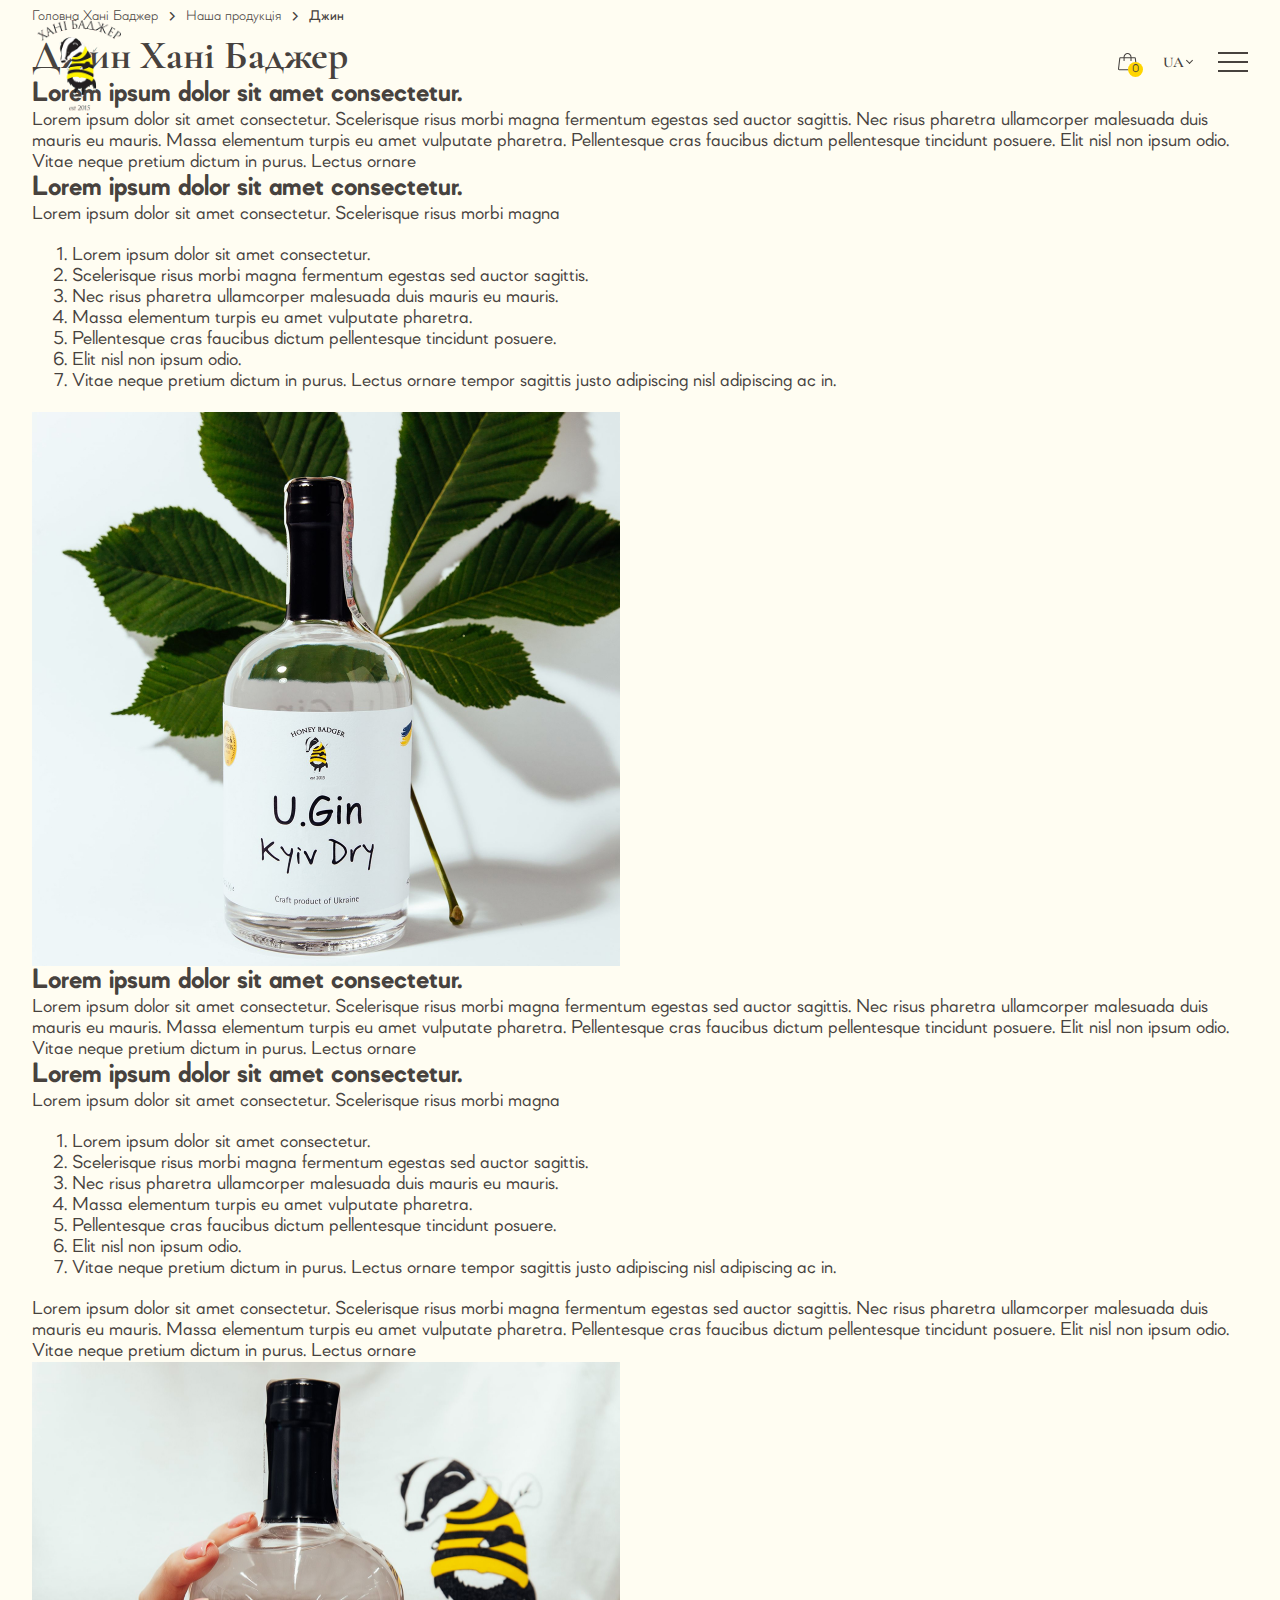
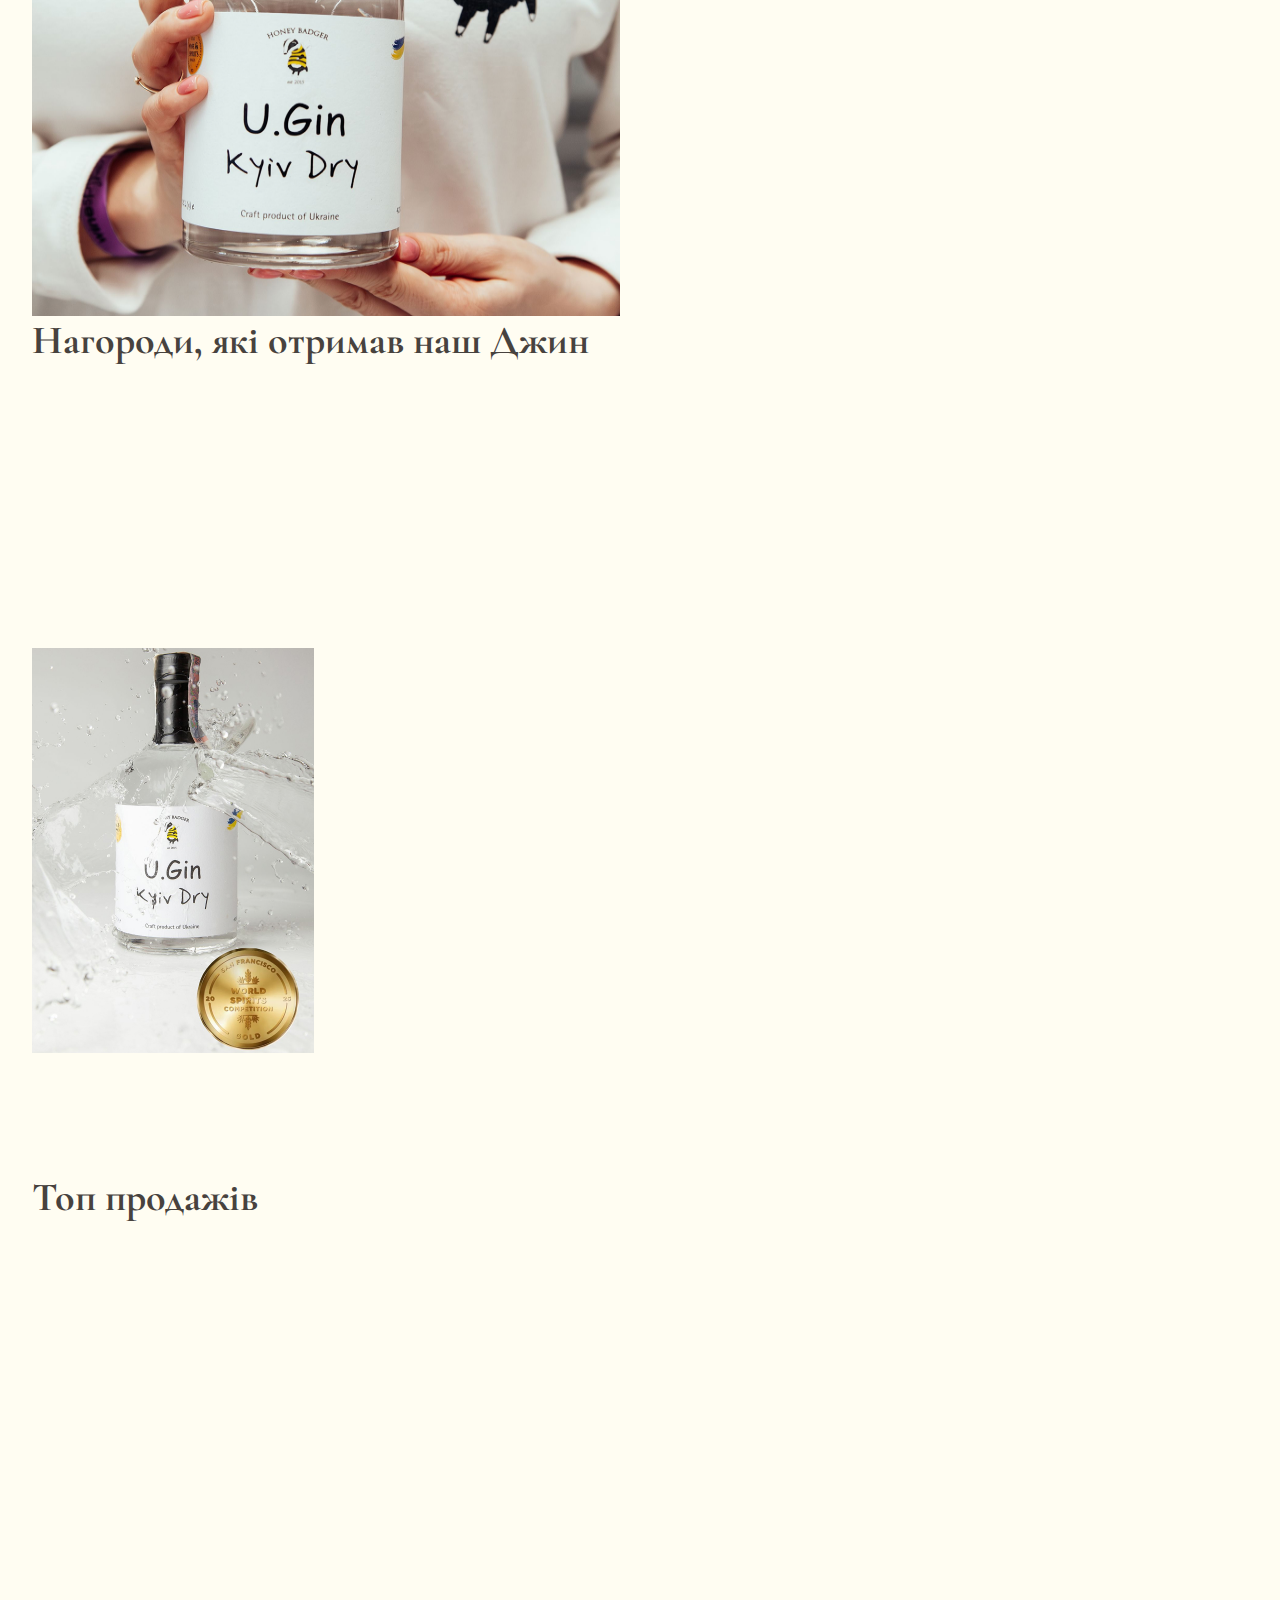
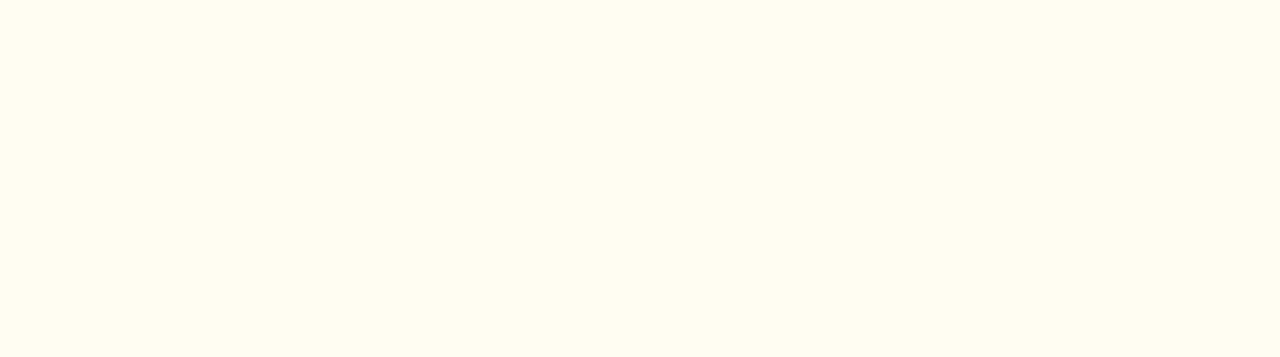
<file: our-products.html>
<!DOCTYPE html>
<html lang="uk">

<head>
    <meta charset="UTF-8">
    <meta name="viewport" content="width=device-width, initial-scale=1.0">
    <title>Хані Баджер - Про продукцію</title>

    <link rel="stylesheet" href="css/reset.css">
    <link rel="stylesheet" href="css/swiper-bundle.min.css" />
    <link rel="stylesheet" href="css/aos.css">

    <link rel="stylesheet" href="css/fonts.css">
    <link rel="stylesheet" href="css/style.css">
    <link rel="stylesheet" href="css/style-mobile.css">
    <link rel="stylesheet" href="css/fancybox.css">
</head>

<body>
    <header class="header header--black">
        <div class="container header__container">
            <nav class="header__nav">
                <ul class="header__nav-list">
                    <li class="header__nav-item">
                        <a href="#" class="header__nav-link">Каталог</a>
                        <ul class="header__sub-list">
                            <li class="header__sub-item">
                                <a href="#" class="header__sub-link">Напої</a>
                                <ul class="header__sub-list">
                                    <li class="header__sub-item"><a href="#" class="header__sub-link">Настоянки</a></li>
                                    <li class="header__sub-item"><a href="#" class="header__sub-link">Наливки</a></li>
                                    <li class="header__sub-item"><a href="#" class="header__sub-link">Джин</a></li>
                                </ul>
                            </li>
                            <li class="header__sub-item">
                                <a href="#" class="header__sub-link">Гурме</a>
                            </li>
                            <li class="header__sub-item">
                                <a href="#" class="header__sub-link">Мерч</a>
                            </li>
                            <li class="header__sub-item">
                                <a href="#" class="header__sub-link">Набори</a>
                            </li>
                        </ul>
                    </li>
                    <li class="header__nav-item"><a href="#" class="header__nav-link">Наша історія</a></li>
                    <li class="header__nav-item"><a href="#" class="header__nav-link">Новини</a></li>
                    <li class="header__nav-item"><a href="#" class="header__nav-link">Контакти</a></li>
                </ul>
            </nav>
            <a href="/" class="header__logo">
                <img src="img/logo.png" alt="Хані Баджер Логотип">
            </a>
            <div class="header__action">
                <form class="header__search-form">
                    <input class="header__search-input" type="search" placeholder="Пошук..." aria-label="Пошук">
                    <button class="header__contact-btn" type="button">
                        <img src="img/search.svg" width="20" height="20" alt="Пошук" aria-hidden="true">
                    </button>
                </form>
                <a href="#" class="header__basket" aria-label="Кошик">
                    <img src="img/basket.svg" alt="" aria-hidden="true">
                    <span class="header__basket-count">0</span>
                </a>
                <div class="header__lang">
                    <button class="header__lang-btn" type="button">UA</button>
                    <ul class="header__lang-dropdown">
                        <li><a href="#" class="header__lang-option active">UA</a></li>
                        <li><a href="#" class="header__lang-option">EN</a></li>
                    </ul>
                </div>
            </div>
            <!-- Burger Button -->
            <button class="burger-btn" type="button" aria-label="Меню">
                <span class="burger-line"></span>
                <span class="burger-line"></span>
                <span class="burger-line"></span>
            </button>
        </div>
    </header>

    <main class="main">
        <div class="our-products__breadcrumbs">
            <div class="container">
                <nav class="breadcrumbs breadcrumbs--black" aria-label="Хлібні крихти">
                    <ol class="breadcrumbs__list">
                        <li class="breadcrumbs__item">
                            <a href="/" class="breadcrumbs__link">Головна Хані Баджер</a>
                        </li>
                        <li class="breadcrumbs__item">
                            <a href="/" class="breadcrumbs__link">Наша продукція</a>
                        </li>
                        <li class="breadcrumbs__item">
                            <span class="breadcrumbs__current" aria-current="page">Джин</span>
                        </li>
                    </ol>
                </nav>
            </div>
        </div>

        <div class="article-page our-products__description">
            <div class="container">
                <div class="our-products__description-box">
                    <div class="our-products__description-left">
                        <h1 class="font-heading heading-general">Джин Хані Баджер</h1>
                        <div class="our-products__description-text">
                            <h2>Lorem ipsum dolor sit amet consectetur.</h2>
                            <p>Lorem ipsum dolor sit amet consectetur. Scelerisque risus morbi magna fermentum
                                egestas sed auctor sagittis. Nec risus pharetra ullamcorper malesuada duis mauris eu
                                mauris. Massa elementum turpis eu amet vulputate pharetra. Pellentesque cras
                                faucibus dictum pellentesque tincidunt posuere. Elit nisl non ipsum odio. Vitae
                                neque pretium dictum in purus. Lectus ornare</p>
                        </div>
                        <div class="our-products__description-text">
                            <h2>Lorem ipsum dolor sit amet consectetur.</h2>
                            <p>Lorem ipsum dolor sit amet consectetur. Scelerisque risus morbi magna</p>
                            <ol>
                                <li>Lorem ipsum dolor sit amet consectetur.</li>
                                <li>Scelerisque risus morbi magna fermentum egestas sed auctor sagittis.</li>
                                <li>Nec risus pharetra ullamcorper malesuada duis mauris eu mauris.</li>
                                <li>Massa elementum turpis eu amet vulputate pharetra.</li>
                                <li>Pellentesque cras faucibus dictum pellentesque tincidunt posuere.</li>
                                <li>Elit nisl non ipsum odio.</li>
                                <li>Vitae neque pretium dictum in purus. Lectus ornare tempor sagittis justo
                                    adipiscing nisl adipiscing ac in.</li>
                            </ol>
                        </div>
                    </div>
                    <div class="our-products__description-right">
                        <img src="img/our-products-description1.jpg" width="588" height="554" loading="lazy"
                            alt="Джин Хані Баджер">
                    </div>
                </div>
                <div class="our-products__description-box">
                    <div class="our-products__description-left">
                        <div class="our-products__description-text">
                            <h2>Lorem ipsum dolor sit amet consectetur.</h2>
                            <p>Lorem ipsum dolor sit amet consectetur. Scelerisque risus morbi magna fermentum
                                egestas sed auctor sagittis. Nec risus pharetra ullamcorper malesuada duis mauris eu
                                mauris. Massa elementum turpis eu amet vulputate pharetra. Pellentesque cras
                                faucibus dictum pellentesque tincidunt posuere. Elit nisl non ipsum odio. Vitae
                                neque pretium dictum in purus. Lectus ornare</p>
                        </div>
                        <div class="our-products__description-text">
                            <h2>Lorem ipsum dolor sit amet consectetur.</h2>
                            <p>Lorem ipsum dolor sit amet consectetur. Scelerisque risus morbi magna</p>
                            <ol>
                                <li>Lorem ipsum dolor sit amet consectetur.</li>
                                <li>Scelerisque risus morbi magna fermentum egestas sed auctor sagittis.</li>
                                <li>Nec risus pharetra ullamcorper malesuada duis mauris eu mauris.</li>
                                <li>Massa elementum turpis eu amet vulputate pharetra.</li>
                                <li>Pellentesque cras faucibus dictum pellentesque tincidunt posuere.</li>
                                <li>Elit nisl non ipsum odio.</li>
                                <li>Vitae neque pretium dictum in purus. Lectus ornare tempor sagittis justo
                                    adipiscing nisl adipiscing ac in.</li>
                            </ol>
                        </div>
                        <div class="our-products__description-text">
                            <p>Lorem ipsum dolor sit amet consectetur. Scelerisque risus morbi magna fermentum
                                egestas sed auctor sagittis. Nec risus pharetra ullamcorper malesuada duis mauris eu
                                mauris. Massa elementum turpis eu amet vulputate pharetra. Pellentesque cras
                                faucibus dictum pellentesque tincidunt posuere. Elit nisl non ipsum odio. Vitae
                                neque pretium dictum in purus. Lectus ornare</p>
                        </div>
                    </div>
                    <div class="our-products__description-right">
                        <img src="img/our-products-description2.jpg" width="588" height="554" loading="lazy"
                            alt="Джин Хані Баджер">
                    </div>
                </div>
            </div>
        </div>

        <section class="our-products__awards">
            <div class="container">
                <div class="our-products__awards-left">
                    <h2 class="font-heading heading-general">Нагороди, які отримав наш Джин</h2>
                    <div class="awards__body awards__body--not-swiper" data-aos="fade-up" data-aos-duration="1000" data-aos-delay="200">
                        <div class="awards__tabs">
                            <button class="awards__tab-btn active" type="button" data-tab="global">Міжнародні</button>
                            <button class="awards__tab-btn" type="button" data-tab="national">Національні</button>
                        </div>
                        <div class="awards__content-wrapper">
                            <div class="awards__tab-content active" data-content="global">
                                <div class="awards__swiper swiper">
                                    <div class="swiper-wrapper">
                                        <div class="swiper-slide">
                                            <article class="awards__card">
                                                <div class="awards__card-image">
                                                    <img src="img/awards-image1.png" width="100" height="100"
                                                        loading="lazy" alt="Пляшка настоянки На бджолах">
                                                    <div class="awards__card-icon">
                                                        <img src="img/icons/awards-flag1.svg" width="24" height="24"
                                                            alt="Медаль Platinum" aria-hidden="true">
                                                    </div>
                                                </div>
                                                <h3 class="awards__card-title">Настоянка "На бджолах" <br> <span>2018
                                                        Wine &
                                                        Spirits Awards - Platinum</span></h3>
                                            </article>
                                        </div>
                                        <div class="swiper-slide">
                                            <article class="awards__card">
                                                <div class="awards__card-image">
                                                    <img src="img/awards-image2.png" width="100" height="100"
                                                        loading="lazy" alt="Пляшка наливки Малинова">
                                                    <div class="awards__card-icon">
                                                        <img src="img/icons/awards-flag2.svg" width="24" height="24"
                                                            alt="Медаль Bronze" aria-hidden="true">
                                                    </div>
                                                </div>
                                                <h3 class="awards__card-title">Наливка "Малинова домашня" <br>
                                                    <span>2019
                                                        Wine & Spirits Awards - Bronze</span>
                                                </h3>
                                            </article>
                                        </div>
                                        <div class="swiper-slide">
                                            <article class="awards__card">
                                                <div class="awards__card-image">
                                                    <img src="img/awards-image3.png" width="100" height="100"
                                                        loading="lazy" alt="Пляшка наливки Смородинова">
                                                    <div class="awards__card-icon">
                                                        <img src="img/icons/awards-flag3.svg" width="24" height="24"
                                                            alt="Медаль Silver" aria-hidden="true">
                                                    </div>
                                                </div>
                                                <h3 class="awards__card-title">Наливка "Смородинова домашня" <br>
                                                    <span>2019
                                                        Wine & Spirits Awards - Silver</span>
                                                </h3>
                                            </article>
                                        </div>
                                        <div class="swiper-slide">
                                            <article class="awards__card">
                                                <div class="awards__card-image">
                                                    <img src="img/awards-image4.png" width="100" height="100"
                                                        loading="lazy" alt="Пляшка наливки Вишнева">
                                                    <div class="awards__card-icon">
                                                        <img src="img/icons/awards-flag4.svg" width="24" height="24"
                                                            alt="Медаль Gold" aria-hidden="true">
                                                    </div>
                                                </div>
                                                <h3 class="awards__card-title">Наливка "Вишнева домашня" <br> <span>2019
                                                        Wine & Spirits Awards - Gold</span></h3>
                                            </article>
                                        </div>
                                        <div class="swiper-slide">
                                            <article class="awards__card">
                                                <div class="awards__card-image">
                                                    <img src="img/awards-image5.png" width="100" height="100"
                                                        loading="lazy" alt="Пляшка настоянки Дубівка">
                                                    <div class="awards__card-icon">
                                                        <img src="img/icons/awards-flag5.svg" width="24" height="24"
                                                            alt="Медаль Silver" aria-hidden="true">
                                                    </div>
                                                </div>
                                                <h3 class="awards__card-title">Настоянка "Дубівка козацька" <br>
                                                    <span>2020
                                                        Wine & Spirits Awards - Silver</span>
                                                </h3>
                                            </article>
                                        </div>
                                        <div class="swiper-slide">
                                            <article class="awards__card">
                                                <div class="awards__card-image">
                                                    <img src="img/awards-image6.png" width="100" height="100"
                                                        loading="lazy" alt="Пляшка наливки Кизилова">
                                                    <div class="awards__card-icon">
                                                        <img src="img/icons/awards-flag6.svg" width="24" height="24"
                                                            alt="Медаль Gold" aria-hidden="true">
                                                    </div>
                                                </div>
                                                <h3 class="awards__card-title">Наливка "Кизилова особлива" <br>
                                                    <span>2020
                                                        Wine & Spirits Awards - Gold</span>
                                                </h3>
                                            </article>
                                        </div>
                                        <div class="swiper-slide">
                                            <article class="awards__card">
                                                <div class="awards__card-image">
                                                    <img src="img/awards-image7.png" width="100" height="100"
                                                        loading="lazy" alt="Пляшка наливки Вишнева">
                                                    <div class="awards__card-icon">
                                                        <img src="img/icons/awards-flag7.svg" width="24" height="24"
                                                            alt="Медаль Bronze" aria-hidden="true">
                                                    </div>
                                                </div>
                                                <h3 class="awards__card-title">Наливка "Вишнева домашня" <br> <span>2021
                                                        IWSC - Bronze</span></h3>
                                            </article>
                                        </div>
                                        <div class="swiper-slide">
                                            <article class="awards__card">
                                                <div class="awards__card-image">
                                                    <img src="img/awards-image8.png" width="100" height="100"
                                                        loading="lazy" alt="Пляшка настоянки Порічка">
                                                    <div class="awards__card-icon">
                                                        <img src="img/icons/awards-flag8.svg" width="24" height="24"
                                                            alt="Медаль Silver" aria-hidden="true">
                                                    </div>
                                                </div>
                                                <h3 class="awards__card-title">Настоянка "Порічка" <br> <span>2021 Wine
                                                        &
                                                        Spirits Awards - Silver</span></h3>
                                            </article>
                                        </div>
                                    </div>
                                    <div class="awards__nav-btn awards__nav-prev">
                                        <img src="img/icons/arrow-right.svg" width="20" height="20" alt="Назад">
                                    </div>
                                    <div class="awards__nav-btn awards__nav-next">
                                        <img src="img/icons/arrow-right.svg" width="20" height="20" alt="Вперед">
                                    </div>
                                </div>
                            </div>
                            <div class="awards__tab-content" data-content="national">
                                <div class="awards__swiper swiper">
                                    <div class="swiper-wrapper">
                                        <div class="swiper-slide">
                                            <article class="awards__card">
                                                <div class="awards__card-image">
                                                    <img src="img/awards-image-ua1.png" width="100" height="100"
                                                        loading="lazy" alt="Пляшка настоянки На бджолах">
                                                    <div class="awards__card-icon">
                                                        <img src="img/icons/awards-flag10.svg" width="24" height="24"
                                                            alt="Українська нагорода" aria-hidden="true">
                                                    </div>
                                                </div>
                                                <h3 class="awards__card-title">Настоянка "На бджолах" <br> <span>2018
                                                        Wine &
                                                        Spirits Awards - Platinum</span></h3>
                                            </article>
                                        </div>
                                        <div class="swiper-slide">
                                            <article class="awards__card">
                                                <div class="awards__card-image">
                                                    <img src="img/awards-image-ua2.png" width="100" height="100"
                                                        loading="lazy" alt="Пляшка наливки Малинова">
                                                    <div class="awards__card-icon">
                                                        <img src="img/icons/awards-flag10.svg" width="24" height="24"
                                                            alt="Українська нагорода" aria-hidden="true">
                                                    </div>
                                                </div>
                                                <h3 class="awards__card-title">Наливка "Малинова домашня" <br>
                                                    <span>2019
                                                        Wine & Spirits Awards - Bronze</span>
                                                </h3>
                                            </article>
                                        </div>
                                        <div class="swiper-slide">
                                            <article class="awards__card">
                                                <div class="awards__card-image">
                                                    <img src="img/awards-image-ua3.png" width="100" height="100"
                                                        loading="lazy" alt="Пляшка наливки Смородинова">
                                                    <div class="awards__card-icon">
                                                        <img src="img/icons/awards-flag10.svg" width="24" height="24"
                                                            alt="Українська нагорода" aria-hidden="true">
                                                    </div>
                                                </div>
                                                <h3 class="awards__card-title">Наливка "Смородинова домашня" <br>
                                                    <span>2019
                                                        Wine & Spirits Awards - Silver</span>
                                                </h3>
                                            </article>
                                        </div>
                                        <div class="swiper-slide">
                                            <article class="awards__card">
                                                <div class="awards__card-image">
                                                    <img src="img/awards-image-ua4.png" width="100" height="100"
                                                        loading="lazy" alt="Пляшка наливки Вишнева">
                                                    <div class="awards__card-icon">
                                                        <img src="img/icons/awards-flag10.svg" width="24" height="24"
                                                            alt="Українська нагорода" aria-hidden="true">
                                                    </div>
                                                </div>
                                                <h3 class="awards__card-title">Наливка "Вишнева домашня" <br> <span>2019
                                                        Wine & Spirits Awards - Gold</span></h3>
                                            </article>
                                        </div>
                                        <!-- DUPLICATES FOR TAB 2 -->
                                        <div class="swiper-slide">
                                            <article class="awards__card">
                                                <div class="awards__card-image">
                                                    <img src="img/awards-image-ua1.png" width="100" height="100"
                                                        loading="lazy" alt="Пляшка настоянки На бджолах">
                                                    <div class="awards__card-icon">
                                                        <img src="img/icons/awards-flag10.svg" width="24" height="24"
                                                            alt="Українська нагорода" aria-hidden="true">
                                                    </div>
                                                </div>
                                                <h3 class="awards__card-title">Настоянка "На бджолах" <br> <span>2018
                                                        Wine &
                                                        Spirits Awards - Platinum</span></h3>
                                            </article>
                                        </div>
                                        <div class="swiper-slide">
                                            <article class="awards__card">
                                                <div class="awards__card-image">
                                                    <img src="img/awards-image-ua2.png" width="100" height="100"
                                                        loading="lazy" alt="Пляшка наливки Малинова">
                                                    <div class="awards__card-icon">
                                                        <img src="img/icons/awards-flag10.svg" width="24" height="24"
                                                            alt="Українська нагорода" aria-hidden="true">
                                                    </div>
                                                </div>
                                                <h3 class="awards__card-title">Наливка "Малинова домашня" <br>
                                                    <span>2019
                                                        Wine & Spirits Awards - Bronze</span>
                                                </h3>
                                            </article>
                                        </div>
                                        <div class="swiper-slide">
                                            <article class="awards__card">
                                                <div class="awards__card-image">
                                                    <img src="img/awards-image-ua3.png" width="100" height="100"
                                                        loading="lazy" alt="Пляшка наливки Смородинова">
                                                    <div class="awards__card-icon">
                                                        <img src="img/icons/awards-flag10.svg" width="24" height="24"
                                                            alt="Українська нагорода" aria-hidden="true">
                                                    </div>
                                                </div>
                                                <h3 class="awards__card-title">Наливка "Смородинова домашня" <br>
                                                    <span>2019
                                                        Wine & Spirits Awards - Silver</span>
                                                </h3>
                                            </article>
                                        </div>
                                        <div class="swiper-slide">
                                            <article class="awards__card">
                                                <div class="awards__card-image">
                                                    <img src="img/awards-image-ua4.png" width="100" height="100"
                                                        loading="lazy" alt="Пляшка наливки Вишнева">
                                                    <div class="awards__card-icon">
                                                        <img src="img/icons/awards-flag10.svg" width="24" height="24"
                                                            alt="Українська нагорода" aria-hidden="true">
                                                    </div>
                                                </div>
                                                <h3 class="awards__card-title">Наливка "Вишнева домашня" <br> <span>2019
                                                        Wine & Spirits Awards - Gold</span></h3>
                                            </article>
                                        </div>
                                        <div class="swiper-slide">
                                            <article class="awards__card">
                                                <div class="awards__card-image">
                                                    <img src="img/awards-image-ua5.png" width="100" height="100"
                                                        loading="lazy" alt="Пляшка настоянки Дубівка">
                                                    <div class="awards__card-icon">
                                                        <img src="img/icons/awards-flag10.svg" width="24" height="24"
                                                            alt="Українська нагорода" aria-hidden="true">
                                                    </div>
                                                </div>
                                                <h3 class="awards__card-title">Настоянка "Дубівка козацька" <br>
                                                    <span>2020
                                                        Wine & Spirits Awards - Silver</span>
                                                </h3>
                                            </article>
                                        </div>
                                        <div class="swiper-slide">
                                            <article class="awards__card">
                                                <div class="awards__card-image">
                                                    <img src="img/awards-image-ua6.png" width="100" height="100"
                                                        loading="lazy" alt="Пляшка наливки Кизилова">
                                                    <div class="awards__card-icon">
                                                        <img src="img/icons/awards-flag10.svg" width="24" height="24"
                                                            alt="Українська нагорода" aria-hidden="true">
                                                    </div>
                                                </div>
                                                <h3 class="awards__card-title">Наливка "Кизилова особлива" <br>
                                                    <span>2020
                                                        Wine & Spirits Awards - Gold</span>
                                                </h3>
                                            </article>
                                        </div>
                                        <div class="swiper-slide">
                                            <article class="awards__card">
                                                <div class="awards__card-image">
                                                    <img src="img/awards-image-ua7.png" width="100" height="100"
                                                        loading="lazy" alt="Пляшка наливки Вишнева">
                                                    <div class="awards__card-icon">
                                                        <img src="img/icons/awards-flag10.svg" width="24" height="24"
                                                            alt="Українська нагорода" aria-hidden="true">
                                                    </div>
                                                </div>
                                                <h3 class="awards__card-title">Наливка "Вишнева домашня" <br> <span>2021
                                                        IWSC - Bronze</span></h3>
                                            </article>
                                        </div>
                                        <div class="swiper-slide">
                                            <article class="awards__card">
                                                <div class="awards__card-image">
                                                    <img src="img/awards-image-ua8.png" width="100" height="100"
                                                        loading="lazy" alt="Пляшка настоянки Порічка">
                                                    <div class="awards__card-icon">
                                                        <img src="img/icons/awards-flag10.svg" width="24" height="24"
                                                            alt="Українська нагорода" aria-hidden="true">
                                                    </div>
                                                </div>
                                                <h3 class="awards__card-title">Настоянка "Порічка" <br> <span>2021 Wine
                                                        &
                                                        Spirits Awards - Silver</span></h3>
                                            </article>
                                        </div>
                                    </div>
                                    <div class="awards__nav-btn awards__nav-prev">
                                        <img src="img/icons/arrow-right.svg" width="20" height="20" alt="Назад">
                                    </div>
                                    <div class="awards__nav-btn awards__nav-next">
                                        <img src="img/icons/arrow-right.svg" width="20" height="20" alt="Вперед">
                                    </div>
                                </div>
                            </div>
                        </div>
                    </div>
                </div>
                <div class="our-products__awards-right">
                    <img src="img/our-products__awards.jpg" width="282" height="405" alt="">
                </div>
            </div>
        </section>

        <section class="top-sellers">
            <div class="container">
                <h2 class="font-heading heading-general">Топ продажів</h2>
                <div class="top-sellers__body">
                    
                </div>
            </div>
        </section>
    </main>

    <footer class="footer" data-aos="fade-up" data-aos-duration="1000">
        <div class="container">
            <div class="footer__top">
                <!-- Column 1: Info -->
                <div class="footer__col footer__col--info">
                    <div class="footer__logo-wrapper">
                        <a href="/" class="footer__logo-link" aria-label="На головну">
                            <img src="img/logo.png" width="126" height="140" alt="Логотип Хані Баджер"
                                class="footer__logo">
                        </a>
                        <p class="footer__slogan">Хані Баджер: настоянки та наливки.</p>
                    </div>
                    <address class="footer__address">
                        <ul class="footer__contacts">
                            <li class="footer__contact-item">
                                <a href="tel:+380955154646" class="footer__contact-link">
                                    <img src="img/icons/phone-icon.svg" width="25" height="25" alt=""
                                        aria-hidden="true">
                                    +380 95 515 46 46
                                </a>
                            </li>
                            <li class="footer__contact-item">
                                <a href="mailto:zakaz@hb.world" class="footer__contact-link">
                                    <img src="img/icons/email-icon.svg" width="25" height="25" alt=""
                                        aria-hidden="true">
                                    zakaz@hb.world
                                </a>
                            </li>
                            <li class="footer__contact-item">
                                <span class="footer__contact-text">
                                    <img src="img/icons/location-icon.svg" width="25" height="25" alt=""
                                        aria-hidden="true">
                                    Адреса: вул. Грушецька 16, м. Київ, Україна
                                </span>
                            </li>
                        </ul>
                    </address>
                    <ul class="footer__socials">
                        <li class="footer__social-item">
                            <a href="#" class="footer__social-link" target="_blank" rel="noopener noreferrer"
                                aria-label="Facebook">
                                <img src="img/icons/facebook.svg" width="22" height="22" alt="" aria-hidden="true">
                            </a>
                        </li>
                        <li class="footer__social-item">
                            <a href="#" class="footer__social-link" target="_blank" rel="noopener noreferrer"
                                aria-label="Instagram">
                                <img src="img/icons/instagram.svg" width="22" height="22" alt="" aria-hidden="true">
                            </a>
                        </li>
                        <li class="footer__social-item">
                            <a href="#" class="footer__social-link" target="_blank" rel="noopener noreferrer"
                                aria-label="Telegram">
                                <img src="img/icons/telegram.svg" width="22" height="22" alt="" aria-hidden="true">
                            </a>
                        </li>
                    </ul>
                </div>

                <!-- Column 2: Navigation -->
                <nav class="footer__nav" aria-label="Навігація у футері">
                    <div class="footer__nav-group">
                        <h3 class="footer__title">Навігація</h3>
                        <ul class="footer__nav-list">
                            <li class="footer__nav-item has-submenu">
                                <div class="footer__nav-head">
                                    <span class="footer__nav-link">Каталог</span>
                                    <button class="footer__arrow" aria-label="Відкрити підменю"></button>
                                </div>
                                <ul class="footer__sub-list">
                                    <li class="footer__sub-item"><a href="#" class="footer__sub-link">Напої</a></li>
                                    <li class="footer__sub-item"><a href="#" class="footer__sub-link">Гурме</a></li>
                                    <li class="footer__sub-item"><a href="#" class="footer__sub-link">Мерч</a></li>
                                    <li class="footer__sub-item"><a href="#" class="footer__sub-link">Набори</a></li>
                                </ul>
                            </li>
                            <li class="footer__nav-item"><a href="#" class="footer__nav-link">Послуги</a></li>
                            <li class="footer__nav-item"><a href="#" class="footer__nav-link">Наша історія</a></li>
                            <li class="footer__nav-item"><a href="#" class="footer__nav-link">Про виробництво</a>
                            </li>
                            <li class="footer__nav-item"><a href="#" class="footer__nav-link">Контакти</a></li>
                            <li class="footer__nav-item"><a href="#" class="footer__nav-link">Партнерство</a></li>
                            <li class="footer__nav-item"><a href="#" class="footer__nav-link">Відгуки</a></li>
                            <li class="footer__nav-item"><a href="#" class="footer__nav-link">Блог</a></li>
                        </ul>
                    </div>
                    <div class="footer__nav-group">
                        <h3 class="footer__title">Покупцям</h3>
                        <ul class="footer__nav-list">
                            <li class="footer__nav-item"><a href="#" class="footer__nav-link">Доставка та оплата</a>
                            </li>
                            <li class="footer__nav-item"><a href="#" class="footer__nav-link">Повернення товару</a>
                            </li>
                        </ul>
                    </div>
                </nav>

                <!-- Column 3: Subscription & Payment -->
                <div class="footer__col footer__col--subscribe">
                    <h3 class="footer__title">Підписка</h3>
                    <div class="footer__subscribe-wrapper">
                        <p class="footer__subscribe-desc">Ми з радістю будемо сповіщати Вас про вигідні знижки і
                            цікаві матеріали у блозі</p>
                        <form class="footer__form">
                            <input type="email" class="footer__input" placeholder="Ваш email"
                                aria-label="Введіть ваш email" required>
                            <button type="submit" class="btn btn-dark footer__btn">Підписатися</button>
                        </form>
                    </div>
                    <div class="footer__payments">
                        <h3 class="footer__title">Оплата</h3>
                        <ul class="footer__payments-list">
                            <li class="footer__payments-item">
                                <img src="img/icons/footer-subscription1.jpg" width="51" height="32" alt="Visa">
                            </li>
                            <li class="footer__payments-item">
                                <img src="img/icons/footer-subscription2.jpg" width="51" height="32" alt="Mastercard">
                            </li>
                            <li class="footer__payments-item">
                                <img src="img/icons/footer-subscription3.png" width="51" height="32" alt="Privat24">
                            </li>
                        </ul>
                    </div>
                </div>
            </div>

            <div class="footer__bottom">
                <p class="footer__copyright">© Хані Баджер 2015-2024. Усі права захищені.</p>
                <div class="footer__developer">
                    <span>Розробка та підтримка</span>
                    <a href="https://arto.agency/" target="_blank" rel="noopener noreferrer">
                        <img src="img/agancy.png" width="56" height="13" alt="ARTO Agency">
                    </a>
                </div>
                <ul class="footer__legal">
                    <li class="footer__legal-item">
                        <a href="#" class="footer__legal-link">Договір публічної оферти</a>
                    </li>
                    <li class="footer__legal-item">
                        <a href="#" class="footer__legal-link">Політика конфіденційності</a>
                    </li>
                </ul>
            </div>
        </div>
    </footer>

    <!-- Mobile Menu Block -->
    <div class="mobile-menu">
        <div class="mobile-menu__inner">
            <nav class="mobile-menu__nav">
                <ul class="mobile-menu__list">
                    <li class="mobile-menu__item has-submenu">
                        <div class="mobile-menu__head">
                            <a href="#" class="mobile-menu__link">Каталог</a>
                            <button class="mobile-menu__arrow" aria-label="Відкрити підменю"></button>
                        </div>
                        <ul class="mobile-menu__sub-list">
                            <li class="mobile-menu__sub-item has-submenu">
                                <div class="mobile-menu__head">
                                    <a href="#" class="mobile-menu__sub-link">Напої</a>
                                    <button class="mobile-menu__arrow" aria-label="Відкрити підменю"></button>
                                </div>
                                <ul class="mobile-menu__sub-list">
                                    <li class="mobile-menu__sub-item"><a href="#"
                                            class="mobile-menu__sub-link">Настоянки</a></li>
                                    <li class="mobile-menu__sub-item"><a href="#"
                                            class="mobile-menu__sub-link">Наливки</a></li>
                                    <li class="mobile-menu__sub-item"><a href="#" class="mobile-menu__sub-link">Джин</a>
                                    </li>
                                </ul>
                            </li>
                            <li class="mobile-menu__sub-item">
                                <a href="#" class="mobile-menu__sub-link">Гурме</a>
                            </li>
                            <li class="mobile-menu__sub-item">
                                <a href="#" class="mobile-menu__sub-link">Мерч</a>
                            </li>
                            <li class="mobile-menu__sub-item">
                                <a href="#" class="mobile-menu__sub-link">Набори</a>
                            </li>
                        </ul>
                    </li>
                    <li class="mobile-menu__item"><a href="#" class="mobile-menu__link">Наша історія</a></li>
                    <li class="mobile-menu__item"><a href="#" class="mobile-menu__link">Новини</a></li>
                    <li class="mobile-menu__item"><a href="#" class="mobile-menu__link">Контакти</a></li>
                </ul>
            </nav>
        </div>
    </div>

    <script src="js/swiper-bundle.min.js"></script>
    <script src="js/aos.js"></script>
    <script src="js/lenis.min.js"></script>
    <script src="js/fancybox.umd.js"></script>
    <script src="js/script.js"></script>
</body>

</html>
</file>
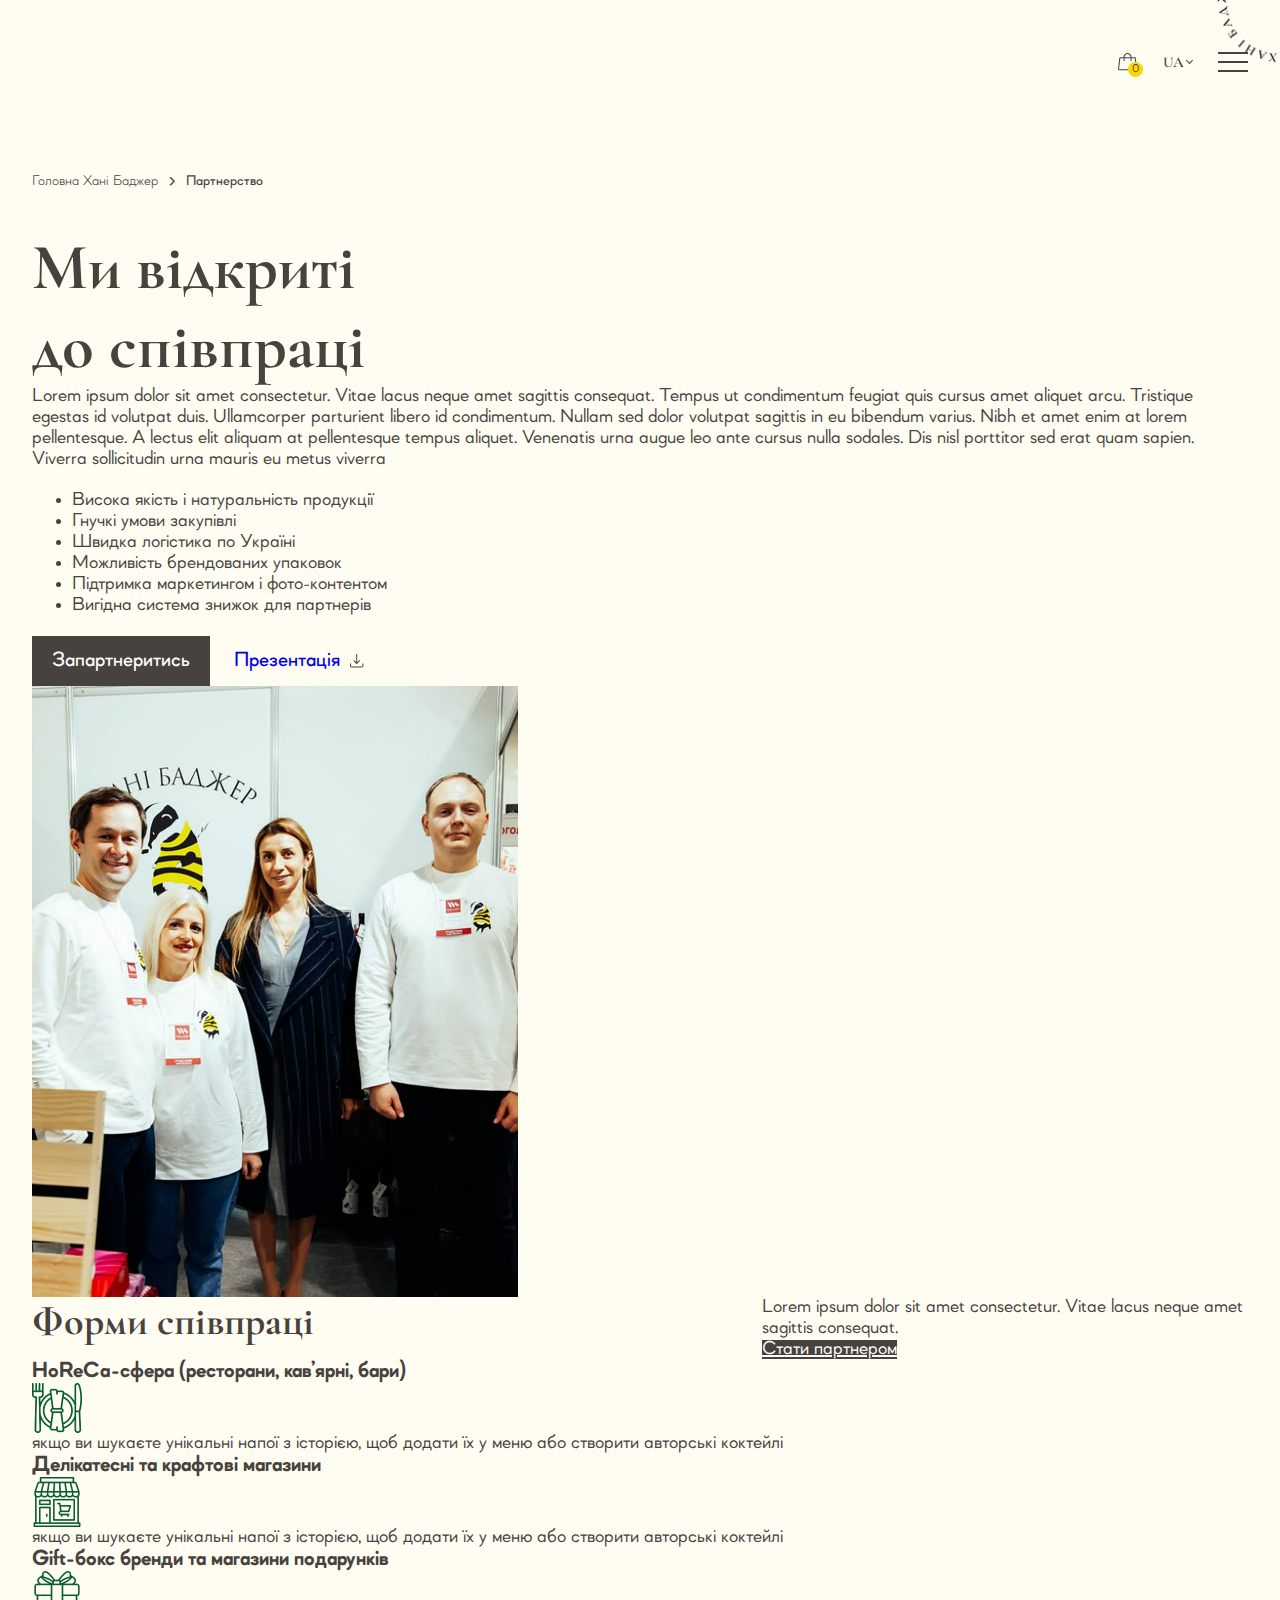
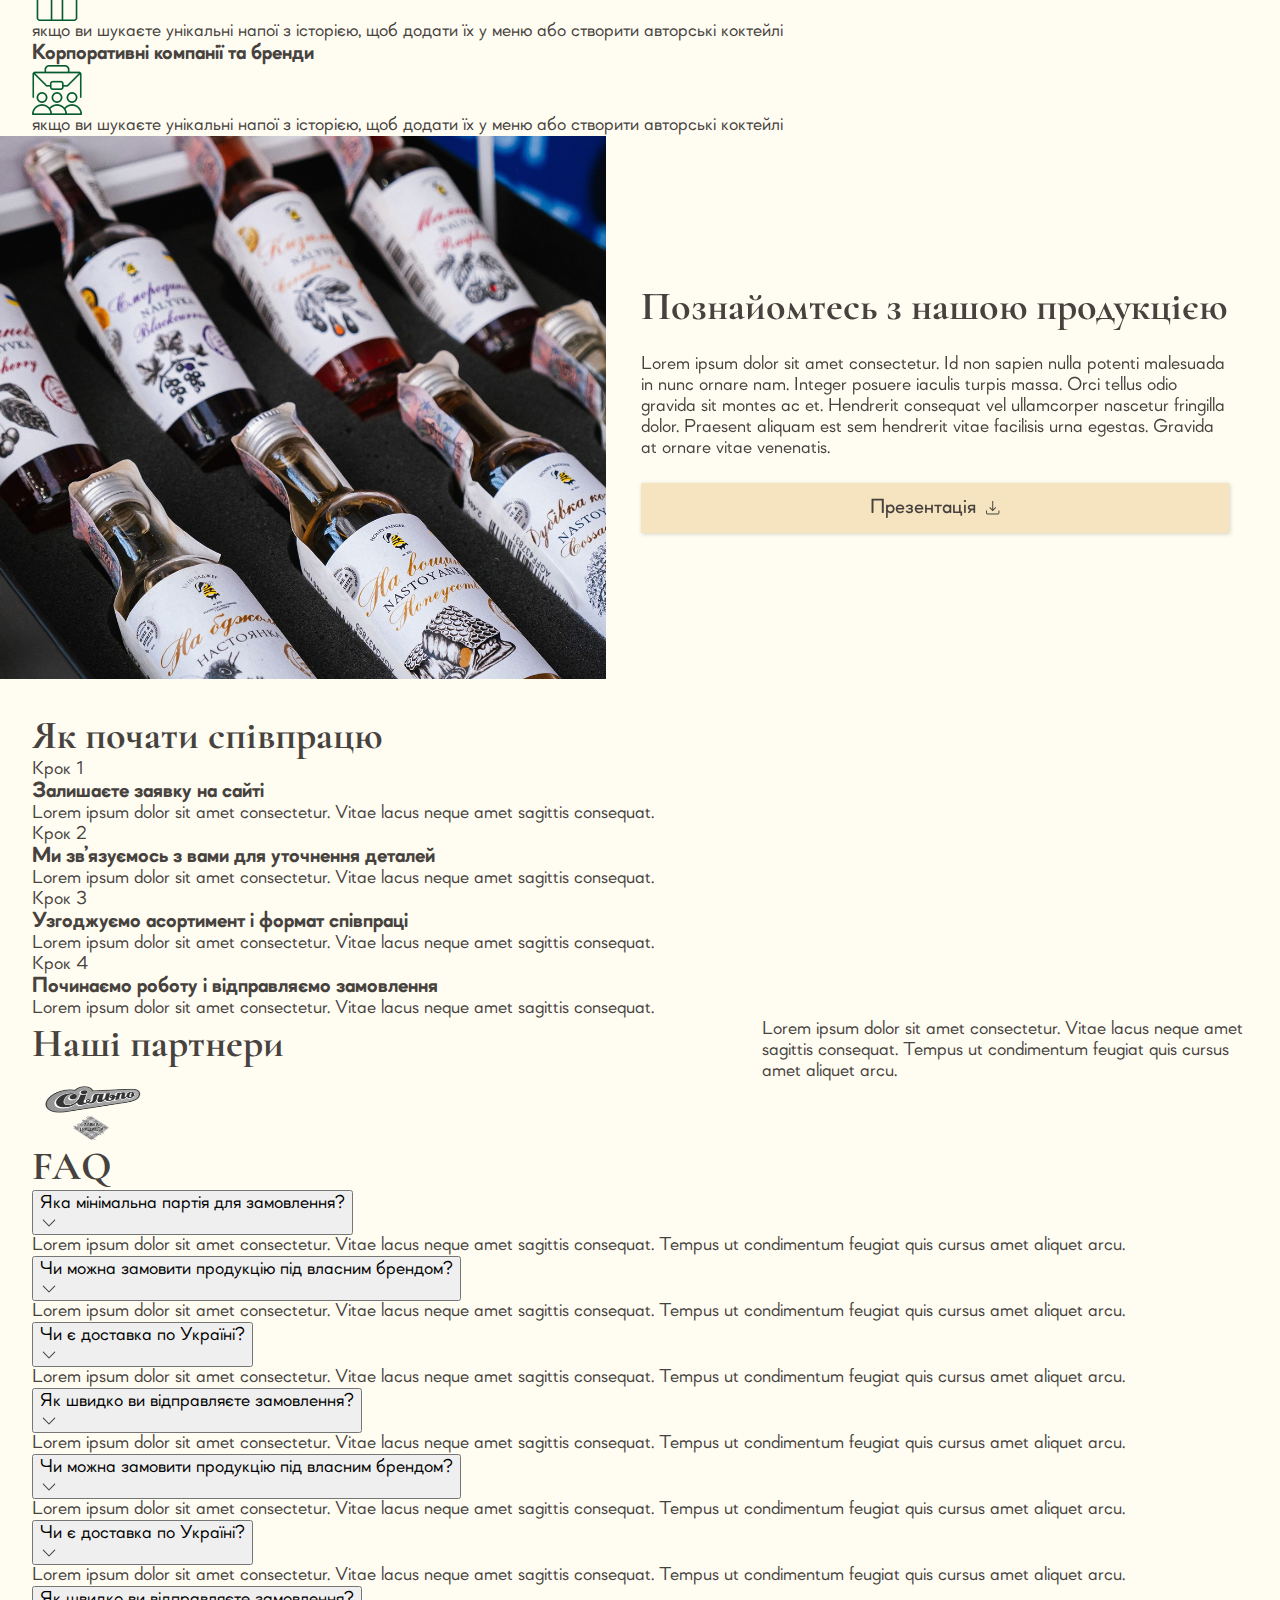
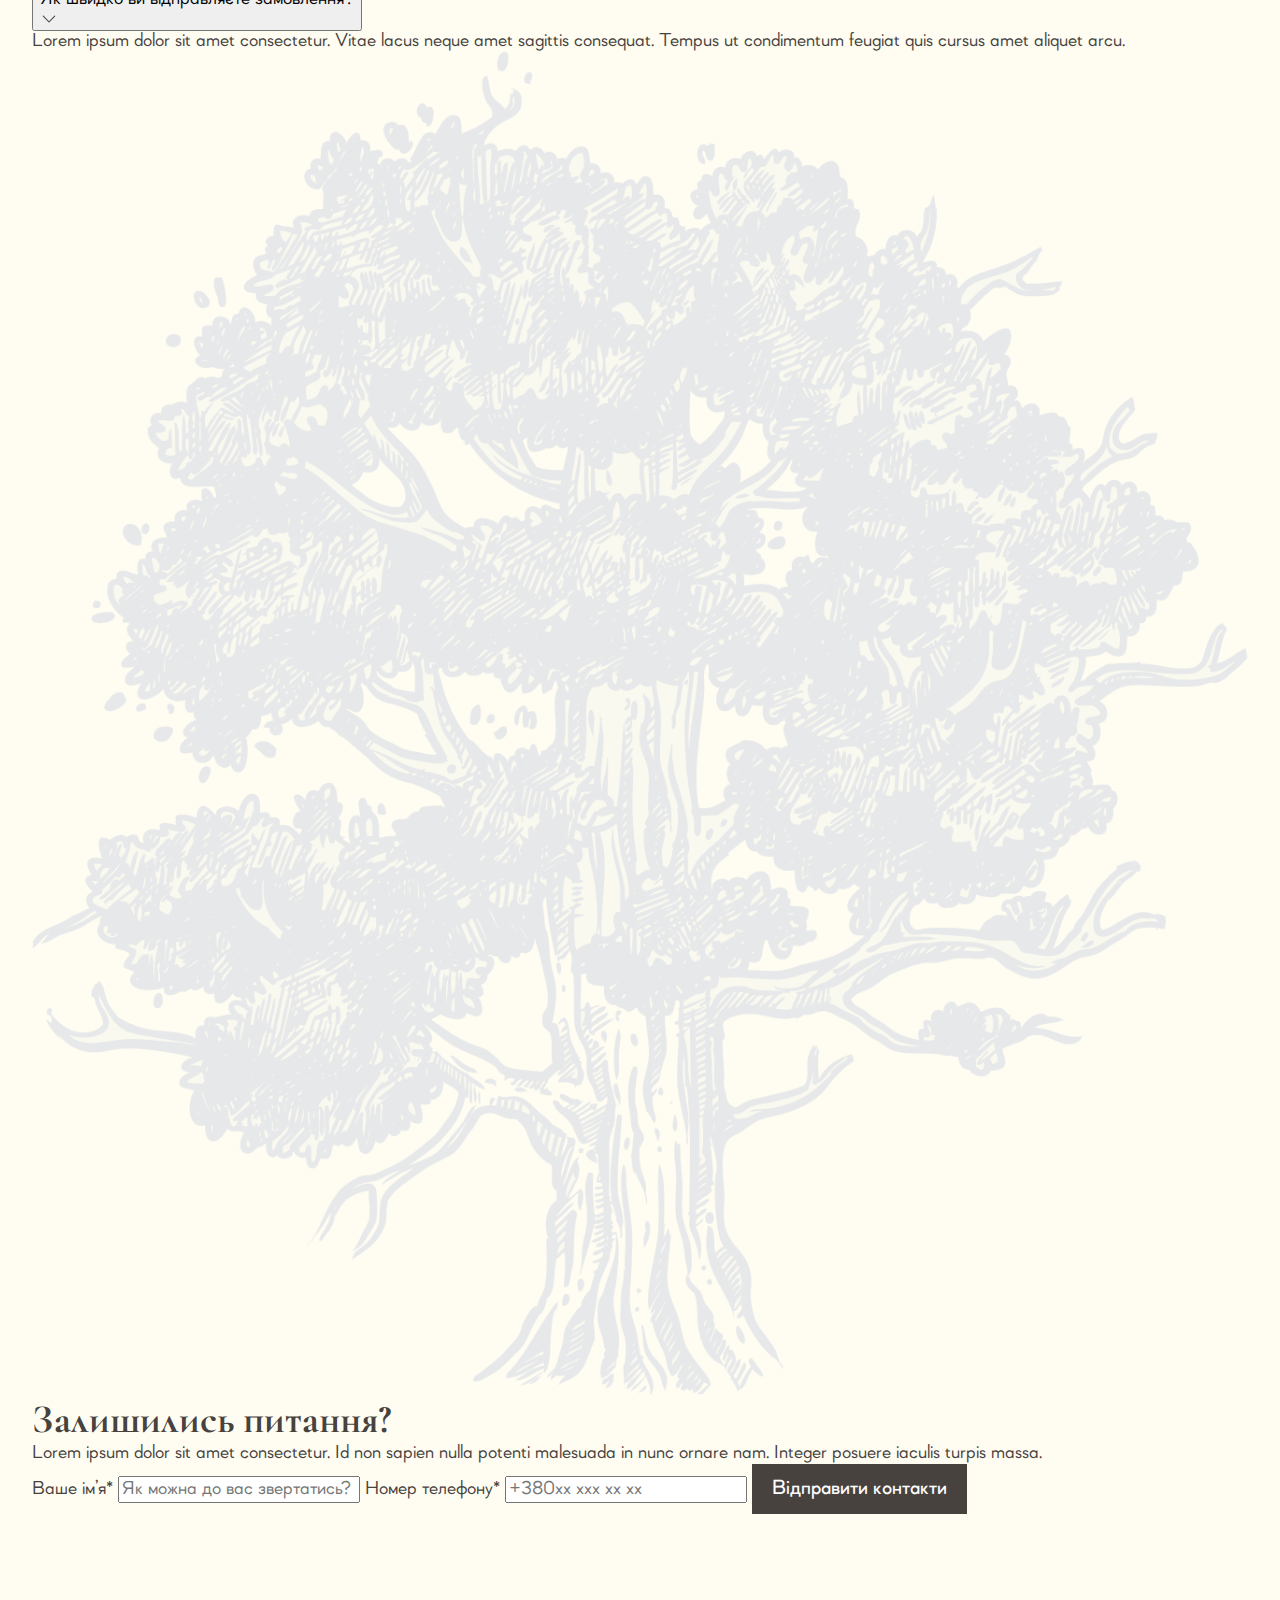
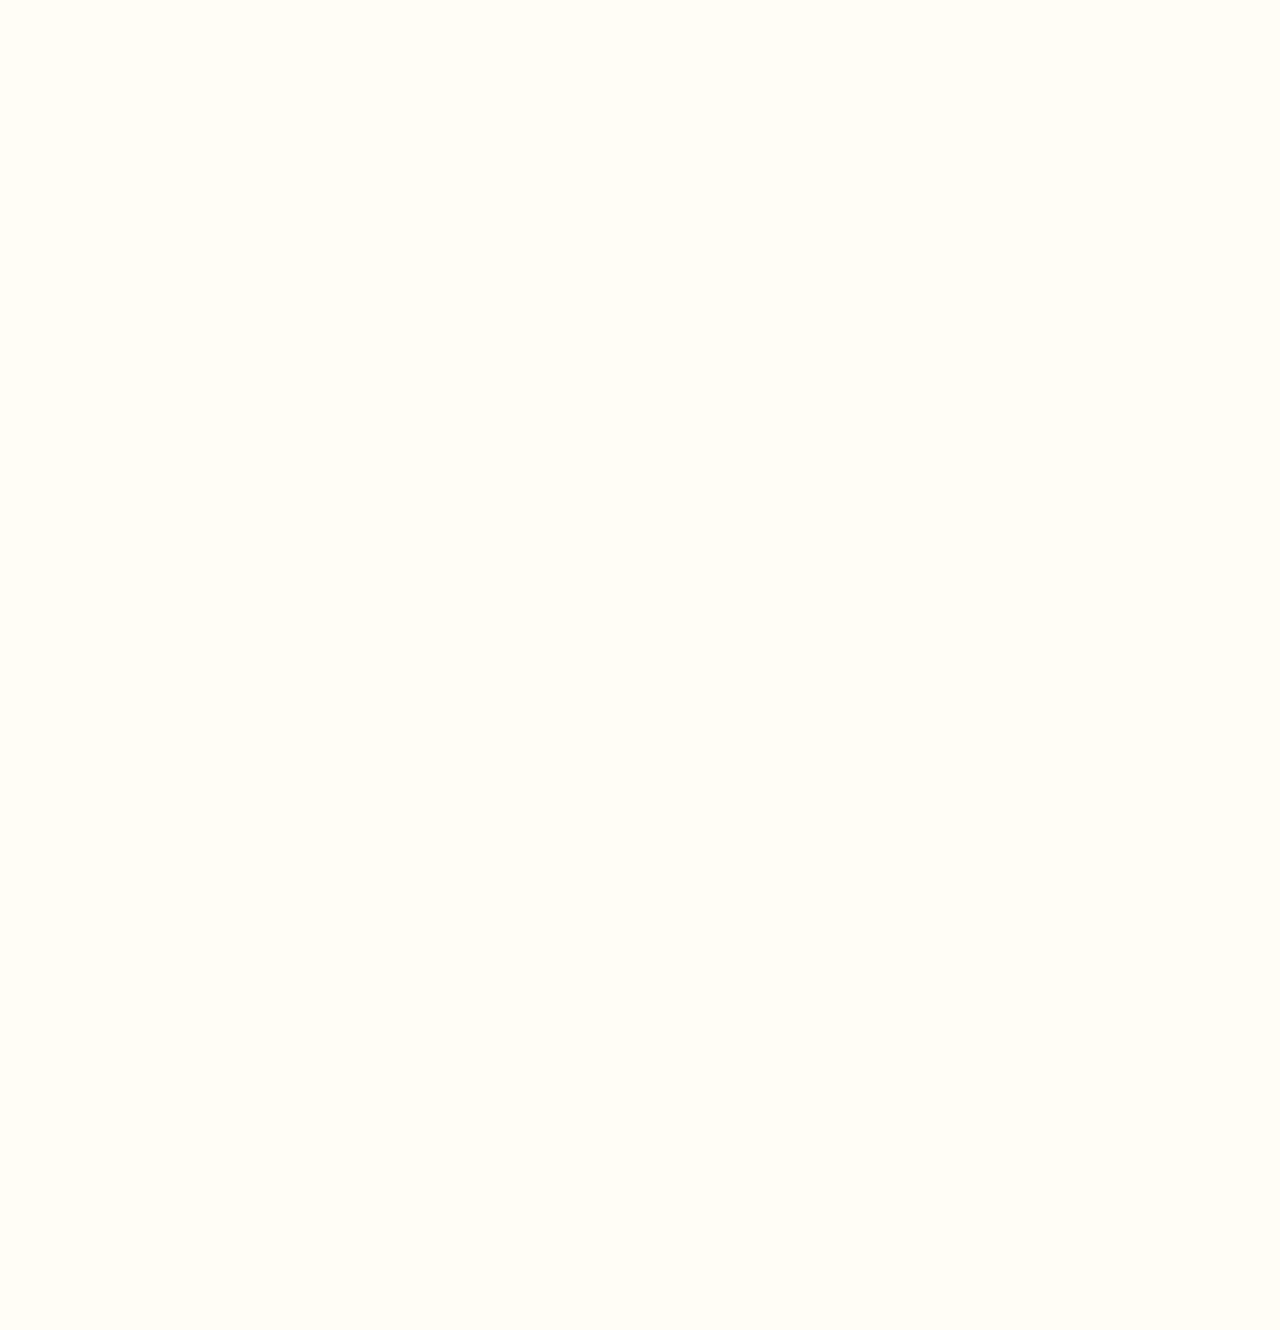
<file: partnership.html>
<!DOCTYPE html>
<html lang="uk">

<head>
    <meta charset="UTF-8">
    <meta name="viewport" content="width=device-width, initial-scale=1.0">
    <title>Хані Баджер - Приват лейбл для закладів</title>

    <link rel="stylesheet" href="css/reset.css">
    <link rel="stylesheet" href="css/swiper-bundle.min.css" />
    <link rel="stylesheet" href="css/aos.css">

    <link rel="stylesheet" href="css/fonts.css">
    <link rel="stylesheet" href="css/style.css">
    <link rel="stylesheet" href="css/style-mobile.css">
    <link rel="stylesheet" href="css/fancybox.css">
</head>

<body>
    <header class="header header--black">
        <div class="container header__container">
            <nav class="header__nav">
                <ul class="header__nav-list">
                    <li class="header__nav-item">
                        <a href="#" class="header__nav-link">Каталог</a>
                        <ul class="header__sub-list">
                            <li class="header__sub-item">
                                <a href="#" class="header__sub-link">Напої</a>
                                <ul class="header__sub-list">
                                    <li class="header__sub-item"><a href="#" class="header__sub-link">Настоянки</a></li>
                                    <li class="header__sub-item"><a href="#" class="header__sub-link">Наливки</a></li>
                                    <li class="header__sub-item"><a href="#" class="header__sub-link">Джин</a></li>
                                </ul>
                            </li>
                            <li class="header__sub-item">
                                <a href="#" class="header__sub-link">Гурме</a>
                            </li>
                            <li class="header__sub-item">
                                <a href="#" class="header__sub-link">Мерч</a>
                            </li>
                            <li class="header__sub-item">
                                <a href="#" class="header__sub-link">Набори</a>
                            </li>
                        </ul>
                    </li>
                    <li class="header__nav-item"><a href="#" class="header__nav-link">Наша історія</a></li>
                    <li class="header__nav-item"><a href="#" class="header__nav-link">Новини</a></li>
                    <li class="header__nav-item"><a href="#" class="header__nav-link">Контакти</a></li>
                </ul>
            </nav>
            <a href="/" class="header__logo">
                <div class="header__logo-img" style="background-image: url('../img/logo.png')"></div>
            </a>
            <div class="header__action">
                <form class="header__search-form">
                    <input class="header__search-input" type="search" placeholder="Пошук..." aria-label="Пошук">
                    <button class="header__contact-btn" type="button">
                        <img src="img/search.svg" width="20" height="20" alt="Пошук" aria-hidden="true">
                    </button>
                </form>
                <a href="#" class="header__basket" aria-label="Кошик">
                    <img src="img/basket.svg" alt="" aria-hidden="true">
                    <span class="header__basket-count">0</span>
                </a>
                <div class="header__lang">
                    <button class="header__lang-btn" type="button">UA</button>
                    <ul class="header__lang-dropdown">
                        <li><a href="#" class="header__lang-option active">UA</a></li>
                        <li><a href="#" class="header__lang-option">EN</a></li>
                    </ul>
                </div>
            </div>
            <!-- Burger Button -->
            <button class="burger-btn" type="button" aria-label="Меню">
                <span class="burger-line"></span>
                <span class="burger-line"></span>
                <span class="burger-line"></span>
            </button>
        </div>
    </header>

    <main class="main">
        <div class="mixology-page services-article-page-breadcrumbs">
            <div class="container">
                <nav class="breadcrumbs breadcrumbs--black" aria-label="Хлібні крихти">
                    <ol class="breadcrumbs__list">
                        <li class="breadcrumbs__item">
                            <a href="/" class="breadcrumbs__link">Головна Хані Баджер</a>
                        </li>
                        <li class="breadcrumbs__item">
                            <span class="breadcrumbs__current" aria-current="page">Партнерство</span>
                        </li>
                    </ol>
                </nav>
            </div>
        </div>

        <section class="services-article-page__hero services-article-page__hero-partnership">
            <div class="container">
                <div class="services-article-page__hero-content">
                    <h1 class="heading-big font-heading">Ми відкриті <br> до співпраці </h1>
                    <div class="services-article-page__hero-content-description">
                        <p>Lorem ipsum dolor sit amet consectetur. Vitae lacus neque amet sagittis consequat. Tempus ut condimentum feugiat quis cursus amet aliquet arcu. Tristique egestas id volutpat duis. Ullamcorper parturient libero id condimentum. Nullam sed dolor volutpat sagittis in eu bibendum varius. Nibh et amet enim at lorem pellentesque. A lectus elit aliquam at pellentesque tempus aliquet. Venenatis urna augue leo ante cursus nulla sodales. Dis nisl porttitor sed erat quam sapien. Viverra sollicitudin urna mauris eu metus viverra</p>
                    </div>
                    <ul class="services-article-page__hero-content-list">
                        <li class="services-article-page__hero-content-list-item">
                            <span>Висока якість і натуральність продукції</span>
                        </li>
                        <li class="services-article-page__hero-content-list-item">
                            <span>Гнучкі умови закупівлі</span>
                        </li>
                        <li class="services-article-page__hero-content-list-item">
                            <span>Швидка логістика по Україні</span>
                        </li>
                        <li class="services-article-page__hero-content-list-item">
                            <span>Можливість брендованих упаковок</span>
                        </li>
                        <li class="services-article-page__hero-content-list-item">
                            <span>Підтримка маркетингом і фото-контентом</span>
                        </li>
                        <li class="services-article-page__hero-content-list-item">
                            <span>Вигідна система знижок для партнерів</span>
                        </li>
                    </ul>
                    <div class="services-article-page__hero-content-action">
                        <a href="/" class="btn btn-dark services-article-page__hero-content-link">Запартнеритись</a>
                        <a href="/" class="btn services-article-page__hero-content-presentation">Презентація
                            <img src="img/icons/download.svg" width="14" height="14" alt="">
                        </a>
                    </div>
                </div>
                <div class="services-article-page__hero-gallery services-article-page__hero-partnerships">
                    <div class="services-article-page__hero-partnership-img">
                        <img src="img/services-article-page__hero-gallery-partnership.jpg" width="486" height="611" loading="lazy" alt="">
                    </div>
                    <div class="about__icon-animation">
                        <img src="img/about-animation.png" width="135" height="135" loading="lazy" alt="" aria-hidden="true">
                    </div>
                </div>
            </div>
        </section>

        <section class="forms-of-cooperation">
            <div class="container">
                <div class="forms-of-cooperation-title title-row">
                    <h2 class="heading-general font-heading">Форми співпраці</h2>
                    <div class="title-row__text">
                        <p>Lorem ipsum dolor sit amet consectetur. Vitae lacus neque amet sagittis consequat.</p>
                        <a href="/" class="btn-dark">Стати партнером</a>
                    </div>
                </div>
                <div class="forms-of-cooperation-body">
                    <article class="forms-of-cooperation-article">
                        <h3>HoReCa-сфера (ресторани, кав’ярні, бари)</h3>
                        <div class="forms-of-cooperation-article-img">
                            <img src="img/forms-of-cooperation1.png" width="50" height="50" loading="lazy" alt="Форма співпраці 1">
                        </div>
                        <p>якщо ви шукаєте унікальні напої з історією, щоб додати їх у меню або створити авторські коктейлі</p>
                    </article>
                    <article class="forms-of-cooperation-article">
                        <h3>Делікатесні та крафтові магазини</h3>
                        <div class="forms-of-cooperation-article-img">
                            <img src="img/forms-of-cooperation2.png" width="50" height="50" loading="lazy" alt="Форма співпраці 1">
                        </div>
                        <p>якщо ви шукаєте унікальні напої з історією, щоб додати їх у меню або створити авторські коктейлі</p>
                    </article>
                    <article class="forms-of-cooperation-article">
                        <h3>Gift-бокс бренди та магазини подарунків</h3>
                        <div class="forms-of-cooperation-article-img">
                            <img src="img/forms-of-cooperation3.png" width="50" height="50" loading="lazy" alt="Форма співпраці 1">
                        </div>
                        <p>якщо ви шукаєте унікальні напої з історією, щоб додати їх у меню або створити авторські коктейлі</p>
                    </article>
                    <article class="forms-of-cooperation-article">
                        <h3>Корпоративні компанії та бренди</h3>
                        <div class="forms-of-cooperation-article-img">
                            <img src="img/forms-of-cooperation4.png" width="50" height="50" loading="lazy" alt="Форма співпраці 1">
                        </div>
                        <p>якщо ви шукаєте унікальні напої з історією, щоб додати їх у меню або створити авторські коктейлі</p>
                    </article>
                </div>
            </div>
        </section>

        <div class="materials-product">
            <div class="materials-product-swiper materials-product-not-swiper swiper">
                <div class="swiper-wrapper">
                    <div class="swiper-slide">
                        <div class="materials-product__slide-item">
                            <div class="materials-product__slide-image">
                                <img src="img/discover-products-image.jpg" width="606" height="543" loading="lazy" alt="">
                            </div>
                            <div class="materials-product__slide-content">
                                <div class="materials-product__slide-content-inner">
                                    <h3>Познайомтесь з нашою продукцією</h3>
                                    <div class="materials-product__slide-description">
                                        <p>Lorem ipsum dolor sit amet consectetur. Id non sapien nulla potenti malesuada in nunc ornare nam. Integer posuere iaculis turpis massa. Orci tellus odio gravida sit montes ac et. Hendrerit consequat vel ullamcorper nascetur fringilla dolor. Praesent aliquam est sem hendrerit vitae facilisis urna egestas. Gravida at ornare vitae venenatis.</p>
                                    </div>
                                    <a href="/" class="btn btn-white">Презентація
                                        <img src="img/icons/download.svg" width="14" height="14" alt="Завантажити презентацію">
                                    </a>
                                </div>
                            </div>
                        </div>
                    </div>
                </div>
            </div>
        </div>

        <section class="how-cooperation">
            <div class="container">
                <div class="title-row">
                    <h2 class="heading-general font-heading">Як почати співпрацю</h2>
                </div>
                <div class="how-cooperation-body">
                    <div class="how-cooperation-item">
                        <p class="how-cooperation-item-step">Крок 1</p>
                        <div class="how-cooperation-item-content">
                            <h3>Залишаєте заявку на сайті</h3>
                            <p>Lorem ipsum dolor sit amet consectetur. Vitae lacus neque amet sagittis consequat.</p>
                        </div>
                    </div>
                    <div class="how-cooperation-item">
                        <p class="how-cooperation-item-step">Крок 2</p>
                        <div class="how-cooperation-item-content">
                            <h3>Ми зв’язуємось з вами для уточнення деталей</h3>
                            <p>Lorem ipsum dolor sit amet consectetur. Vitae lacus neque amet sagittis consequat.</p>
                        </div>
                    </div>
                    <div class="how-cooperation-item">
                        <p class="how-cooperation-item-step">Крок 3</p>
                        <div class="how-cooperation-item-content">
                            <h3>Узгоджуємо асортимент і формат співпраці</h3>
                            <p>Lorem ipsum dolor sit amet consectetur. Vitae lacus neque amet sagittis consequat.</p>
                        </div>
                    </div>
                    <div class="how-cooperation-item">
                        <p class="how-cooperation-item-step">Крок 4</p>
                        <div class="how-cooperation-item-content">
                            <h3>Починаємо роботу і відправляємо замовлення</h3>
                            <p>Lorem ipsum dolor sit amet consectetur. Vitae lacus neque amet sagittis consequat.</p>
                        </div>
                    </div>
                </div>
            </div>
        </section>

        <section class="services-article-page__hero-partner">
            <div class="container">
                <div class="ervices-article-page__hero-partner-title title-row">
                    <h2 class="heading-general font-heading">Наші партнери</h2>
                    <div class="title-row__text">
                        <p>Lorem ipsum dolor sit amet consectetur. Vitae lacus neque amet sagittis consequat. Tempus ut condimentum feugiat quis cursus amet aliquet arcu.</p>
                    </div>
                </div>
                <div class="services-article-page__hero-partner-body partner-swiper swiper">
                    <div class="partner-swiper__wrapper swiper-wrapper">
                        <div class="partner-swiper__slide swiper-slide">
                            <img src="img/partner1.png" width="120" height="60" loading="lazy" alt="Партнер 1">
                        </div>
                        <div class="partner-swiper__slide swiper-slide">
                            <img src="img/partner2.png" width="120" height="60" loading="lazy" alt="Партнер 2">
                        </div>
                        <div class="partner-swiper__slide swiper-slide">
                            <img src="img/partner3.png" width="120" height="60" loading="lazy" alt="Партнер 3">
                        </div>
                        <div class="partner-swiper__slide swiper-slide">
                            <img src="img/partner4.png" width="120" height="60" loading="lazy" alt="Партнер 4">
                        </div>
                        <div class="partner-swiper__slide swiper-slide">
                            <img src="img/partner5.png" width="120" height="60" loading="lazy" alt="Партнер 5">
                        </div>
                        <div class="partner-swiper__slide swiper-slide">
                            <img src="img/partner1.png" width="120" height="60" loading="lazy" alt="Партнер 1">
                        </div>
                        <div class="partner-swiper__slide swiper-slide">
                            <img src="img/partner2.png" width="120" height="60" loading="lazy" alt="Партнер 2">
                        </div>
                        <div class="partner-swiper__slide swiper-slide">
                            <img src="img/partner3.png" width="120" height="60" loading="lazy" alt="Партнер 3">
                        </div>
                        <div class="partner-swiper__slide swiper-slide">
                            <img src="img/partner4.png" width="120" height="60" loading="lazy" alt="Партнер 4">
                        </div>
                        <div class="partner-swiper__slide swiper-slide">
                            <img src="img/partner5.png" width="120" height="60" loading="lazy" alt="Партнер 5">
                        </div>
                    </div>
                </div>
            </div>
        </section>

        <section class="faq">
            <div class="container">
                <div class="faq-content">
                    <h2 class="heading-general font-heading">FAQ</h2>
                    <div class="faq-content__accardion">
                        <div class="faq-content__accardion-item">
                            <button class="faq-content__accardion-btn" type="button" aria-expanded="false">
                                <span>Яка мінімальна партія для замовлення?</span>
                                <img src="img/icons/down.svg" width="18" height="18" alt="" aria-hidden="true">
                            </button>
                            <div class="faq-content__accardion-answer">
                                <p>Lorem ipsum dolor sit amet consectetur. Vitae lacus neque amet sagittis consequat. Tempus ut condimentum feugiat quis cursus amet aliquet arcu.</p>
                            </div>
                        </div>
                        <div class="faq-content__accardion-item">
                            <button class="faq-content__accardion-btn" type="button" aria-expanded="false">
                                <span>Чи можна замовити продукцію під власним брендом?</span>
                                <img src="img/icons/down.svg" width="18" height="18" alt="" aria-hidden="true">
                            </button>
                            <div class="faq-content__accardion-answer">
                                <p>Lorem ipsum dolor sit amet consectetur. Vitae lacus neque amet sagittis consequat. Tempus ut condimentum feugiat quis cursus amet aliquet arcu.</p>
                            </div>
                        </div>
                        <div class="faq-content__accardion-item">
                            <button class="faq-content__accardion-btn" type="button" aria-expanded="false">
                                <span>Чи є доставка по Україні?</span>
                               <img src="img/icons/down.svg" width="18" height="18" alt="" aria-hidden="true">
                            </button>
                            <div class="faq-content__accardion-answer">
                                <p>Lorem ipsum dolor sit amet consectetur. Vitae lacus neque amet sagittis consequat. Tempus ut condimentum feugiat quis cursus amet aliquet arcu.</p>
                            </div>
                        </div>
                        <div class="faq-content__accardion-item">
                            <button class="faq-content__accardion-btn" type="button" aria-expanded="false">
                                <span>Як швидко ви відправляєте замовлення?</span>
                                <img src="img/icons/down.svg" width="18" height="18" alt="" aria-hidden="true">
                            </button>
                            <div class="faq-content__accardion-answer">
                                <p>Lorem ipsum dolor sit amet consectetur. Vitae lacus neque amet sagittis consequat. Tempus ut condimentum feugiat quis cursus amet aliquet arcu.</p>
                            </div>
                        </div>
                        <div class="faq-content__accardion-item">
                            <button class="faq-content__accardion-btn" type="button" aria-expanded="false">
                                <span>Чи можна замовити продукцію під власним брендом?</span>
                                <img src="img/icons/down.svg" width="18" height="18" alt="" aria-hidden="true">
                            </button>
                            <div class="faq-content__accardion-answer">
                                <p>Lorem ipsum dolor sit amet consectetur. Vitae lacus neque amet sagittis consequat. Tempus ut condimentum feugiat quis cursus amet aliquet arcu.</p>
                            </div>
                        </div>
                        <div class="faq-content__accardion-item">
                            <button class="faq-content__accardion-btn" type="button" aria-expanded="false">
                                <span>Чи є доставка по Україні?</span>
                                <img src="img/icons/down.svg" width="18" height="18" alt="" aria-hidden="true">
                            </button>
                            <div class="faq-content__accardion-answer">
                                <p>Lorem ipsum dolor sit amet consectetur. Vitae lacus neque amet sagittis consequat. Tempus ut condimentum feugiat quis cursus amet aliquet arcu.</p>
                            </div>
                        </div>
                        <div class="faq-content__accardion-item">
                            <button class="faq-content__accardion-btn" type="button" aria-expanded="false">
                                <span>Як швидко ви відправляєте замовлення?</span>
                                <img src="img/icons/down.svg" width="18" height="18" alt="" aria-hidden="true">
                            </button>
                            <div class="faq-content__accardion-answer">
                                <p>Lorem ipsum dolor sit amet consectetur. Vitae lacus neque amet sagittis consequat. Tempus ut condimentum feugiat quis cursus amet aliquet arcu.</p>
                            </div>
                        </div>
                    </div>
                </div>
                <figure class="faq-image">
                    <img src="img/reviews-image.png" width="624" height="690" loading="lazy"
                        alt="Клієнти насолоджуються продукцією Хані Баджер" class="reviews__img">
                </figure>
            </div>
        </section>

        <div class="cta-form">
            <div class="container">
                <div class="cta-form__content">
                   <h2 class="heading-general font-heading">Залишились питання?</h2>
                   <p>Lorem ipsum dolor sit amet consectetur. Id non sapien nulla potenti malesuada in nunc ornare nam. Integer posuere iaculis turpis massa.</p>
                </div>
                <form action="" class="form">
                    <label for="name" class="form__label">
                        Ваше ім’я*
                        <input type="text" id="name" name="name" placeholder="Як можна до вас звертатись?" class="form__input" required>
                    </label>
                    <label for="tel" class="form__label">
                        Номер телефону*
                        <input type="tel" id="tel" name="tel" placeholder="+380хх ххх хх хх" class="form__input" required>
                    </label>
                    <button type="submit" class="form__button btn btn-dark">Відправити контакти</button>
                </form>
            </div>
            <div class="cta-form--bg">
                <img src="img/cta-form-bg.jpg" width="1200" height="800" loading="lazy" alt="" aria-hidden="true">
            </div>
        </div>
    </main>

    <footer class="footer" data-aos="fade-up" data-aos-duration="1000">
        <div class="container">
            <div class="footer__top">
                <!-- Column 1: Info -->
                <div class="footer__col footer__col--info">
                    <div class="footer__logo-wrapper">
                        <a href="/" class="footer__logo-link" aria-label="На головну">
                            <img src="img/logo.png" width="126" height="140" alt="Логотип Хані Баджер"
                                class="footer__logo">
                        </a>
                        <p class="footer__slogan">Хані Баджер: настоянки та наливки.</p>
                    </div>
                    <address class="footer__address">
                        <ul class="footer__contacts">
                            <li class="footer__contact-item">
                                <a href="tel:+380955154646" class="footer__contact-link">
                                    <img src="img/icons/phone-icon.svg" width="25" height="25" alt=""
                                        aria-hidden="true">
                                    +380 95 515 46 46
                                </a>
                            </li>
                            <li class="footer__contact-item">
                                <a href="mailto:zakaz@hb.world" class="footer__contact-link">
                                    <img src="img/icons/email-icon.svg" width="25" height="25" alt=""
                                        aria-hidden="true">
                                    zakaz@hb.world
                                </a>
                            </li>
                            <li class="footer__contact-item">
                                <span class="footer__contact-text">
                                    <img src="img/icons/location-icon.svg" width="25" height="25" alt=""
                                        aria-hidden="true">
                                    Адреса: вул. Грушецька 16, м. Київ, Україна
                                </span>
                            </li>
                        </ul>
                    </address>
                    <ul class="footer__socials">
                        <li class="footer__social-item">
                            <a href="#" class="footer__social-link" target="_blank" rel="noopener noreferrer"
                                aria-label="Facebook">
                                <img src="img/icons/facebook.svg" width="22" height="22" alt="" aria-hidden="true">
                            </a>
                        </li>
                        <li class="footer__social-item">
                            <a href="#" class="footer__social-link" target="_blank" rel="noopener noreferrer"
                                aria-label="Instagram">
                                <img src="img/icons/instagram.svg" width="22" height="22" alt="" aria-hidden="true">
                            </a>
                        </li>
                        <li class="footer__social-item">
                            <a href="#" class="footer__social-link" target="_blank" rel="noopener noreferrer"
                                aria-label="Telegram">
                                <img src="img/icons/telegram.svg" width="22" height="22" alt="" aria-hidden="true">
                            </a>
                        </li>
                    </ul>
                </div>

                <!-- Column 2: Navigation -->
                <nav class="footer__nav" aria-label="Навігація у футері">
                    <div class="footer__nav-group">
                        <h3 class="footer__title">Навігація</h3>
                        <ul class="footer__nav-list">
                            <li class="footer__nav-item has-submenu">
                                <div class="footer__nav-head">
                                    <span class="footer__nav-link">Каталог</span>
                                    <button class="footer__arrow" aria-label="Відкрити підменю"></button>
                                </div>
                                <ul class="footer__sub-list">
                                    <li class="footer__sub-item"><a href="#" class="footer__sub-link">Напої</a></li>
                                    <li class="footer__sub-item"><a href="#" class="footer__sub-link">Гурме</a></li>
                                    <li class="footer__sub-item"><a href="#" class="footer__sub-link">Мерч</a></li>
                                    <li class="footer__sub-item"><a href="#" class="footer__sub-link">Набори</a></li>
                                </ul>
                            </li>
                            <li class="footer__nav-item"><a href="#" class="footer__nav-link">Послуги</a></li>
                            <li class="footer__nav-item"><a href="#" class="footer__nav-link">Наша історія</a></li>
                            <li class="footer__nav-item"><a href="#" class="footer__nav-link">Про виробництво</a>
                            </li>
                            <li class="footer__nav-item"><a href="#" class="footer__nav-link">Контакти</a></li>
                            <li class="footer__nav-item"><a href="#" class="footer__nav-link">Партнерство</a></li>
                            <li class="footer__nav-item"><a href="#" class="footer__nav-link">Відгуки</a></li>
                            <li class="footer__nav-item"><a href="#" class="footer__nav-link">Блог</a></li>
                        </ul>
                    </div>
                    <div class="footer__nav-group">
                        <h3 class="footer__title">Покупцям</h3>
                        <ul class="footer__nav-list">
                            <li class="footer__nav-item"><a href="#" class="footer__nav-link">Доставка та оплата</a>
                            </li>
                            <li class="footer__nav-item"><a href="#" class="footer__nav-link">Повернення товару</a>
                            </li>
                        </ul>
                    </div>
                </nav>

                <!-- Column 3: Subscription & Payment -->
                <div class="footer__col footer__col--subscribe">
                    <h3 class="footer__title">Підписка</h3>
                    <div class="footer__subscribe-wrapper">
                        <p class="footer__subscribe-desc">Ми з радістю будемо сповіщати Вас про вигідні знижки і
                            цікаві матеріали у блозі</p>
                        <form class="footer__form">
                            <input type="email" class="footer__input" placeholder="Ваш email"
                                aria-label="Введіть ваш email" required>
                            <button type="submit" class="btn btn-dark footer__btn">Підписатися</button>
                        </form>
                    </div>
                    <div class="footer__payments">
                        <h3 class="footer__title">Оплата</h3>
                        <ul class="footer__payments-list">
                            <li class="footer__payments-item">
                                <img src="img/icons/footer-subscription1.jpg" width="51" height="32" alt="Visa">
                            </li>
                            <li class="footer__payments-item">
                                <img src="img/icons/footer-subscription2.jpg" width="51" height="32" alt="Mastercard">
                            </li>
                            <li class="footer__payments-item">
                                <img src="img/icons/footer-subscription3.png" width="51" height="32" alt="Privat24">
                            </li>
                        </ul>
                    </div>
                </div>
            </div>

            <div class="footer__bottom">
                <p class="footer__copyright">© Хані Баджер 2015-2024. Усі права захищені.</p>
                <div class="footer__developer">
                    <span>Розробка та підтримка</span>
                    <a href="https://arto.agency/" target="_blank" rel="noopener noreferrer">
                        <img src="img/agancy.png" width="56" height="13" alt="ARTO Agency">
                    </a>
                </div>
                <ul class="footer__legal">
                    <li class="footer__legal-item">
                        <a href="#" class="footer__legal-link">Договір публічної оферти</a>
                    </li>
                    <li class="footer__legal-item">
                        <a href="#" class="footer__legal-link">Політика конфіденційності</a>
                    </li>
                </ul>
            </div>
        </div>
    </footer>

    <!-- Mobile Menu Block -->
    <div class="mobile-menu">
        <div class="mobile-menu__inner">
            <nav class="mobile-menu__nav">
                <ul class="mobile-menu__list">
                    <li class="mobile-menu__item has-submenu">
                        <div class="mobile-menu__head">
                            <a href="#" class="mobile-menu__link">Каталог</a>
                            <button class="mobile-menu__arrow" aria-label="Відкрити підменю"></button>
                        </div>
                        <ul class="mobile-menu__sub-list">
                            <li class="mobile-menu__sub-item has-submenu">
                                <div class="mobile-menu__head">
                                    <a href="#" class="mobile-menu__sub-link">Напої</a>
                                    <button class="mobile-menu__arrow" aria-label="Відкрити підменю"></button>
                                </div>
                                <ul class="mobile-menu__sub-list">
                                    <li class="mobile-menu__sub-item"><a href="#"
                                            class="mobile-menu__sub-link">Настоянки</a></li>
                                    <li class="mobile-menu__sub-item"><a href="#"
                                            class="mobile-menu__sub-link">Наливки</a></li>
                                    <li class="mobile-menu__sub-item"><a href="#" class="mobile-menu__sub-link">Джин</a>
                                    </li>
                                </ul>
                            </li>
                            <li class="mobile-menu__sub-item">
                                <a href="#" class="mobile-menu__sub-link">Гурме</a>
                            </li>
                            <li class="mobile-menu__sub-item">
                                <a href="#" class="mobile-menu__sub-link">Мерч</a>
                            </li>
                            <li class="mobile-menu__sub-item">
                                <a href="#" class="mobile-menu__sub-link">Набори</a>
                            </li>
                        </ul>
                    </li>
                    <li class="mobile-menu__item"><a href="#" class="mobile-menu__link">Наша історія</a></li>
                    <li class="mobile-menu__item"><a href="#" class="mobile-menu__link">Новини</a></li>
                    <li class="mobile-menu__item"><a href="#" class="mobile-menu__link">Контакти</a></li>
                </ul>
            </nav>
        </div>
    </div>

    <script src="js/swiper-bundle.min.js"></script>
    <script src="js/aos.js"></script>
    <script src="js/fancybox.umd.js"></script>
    <script src="js/script.js"></script>
</body>

</html>
</file>
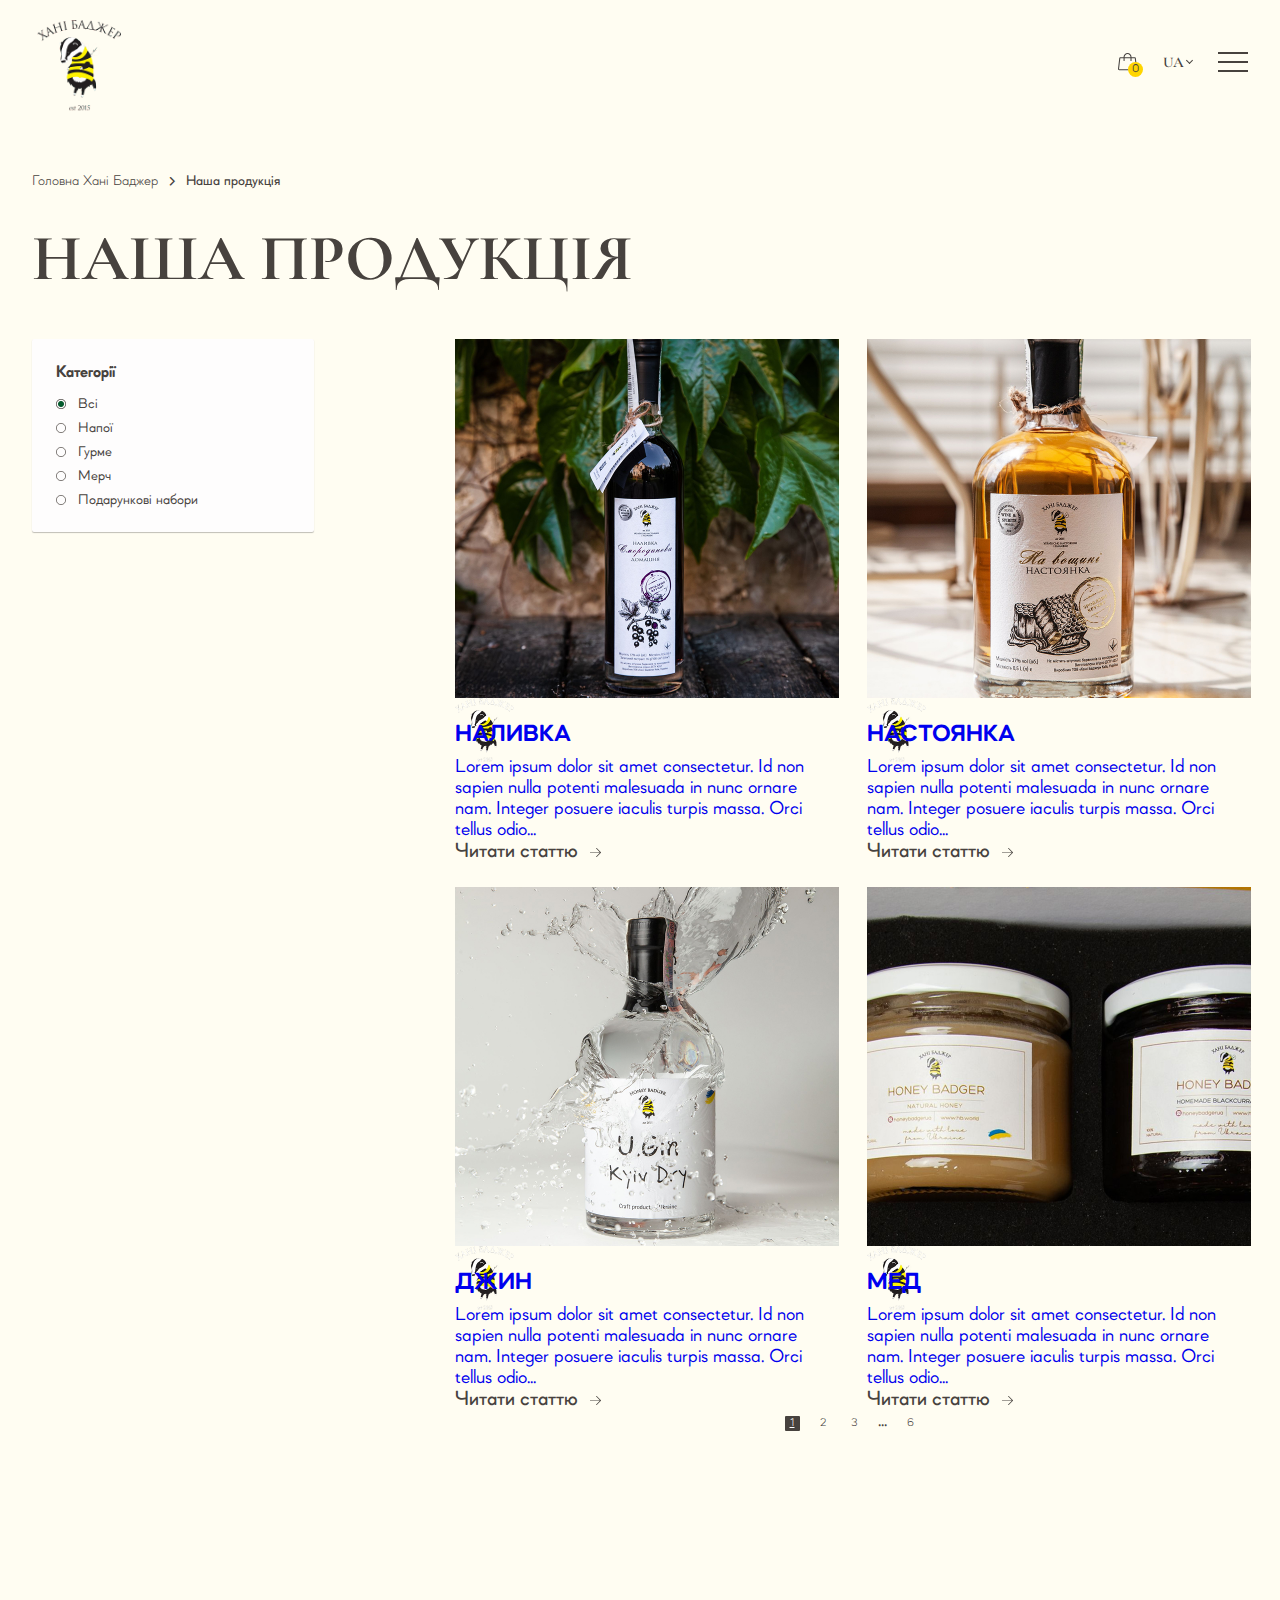
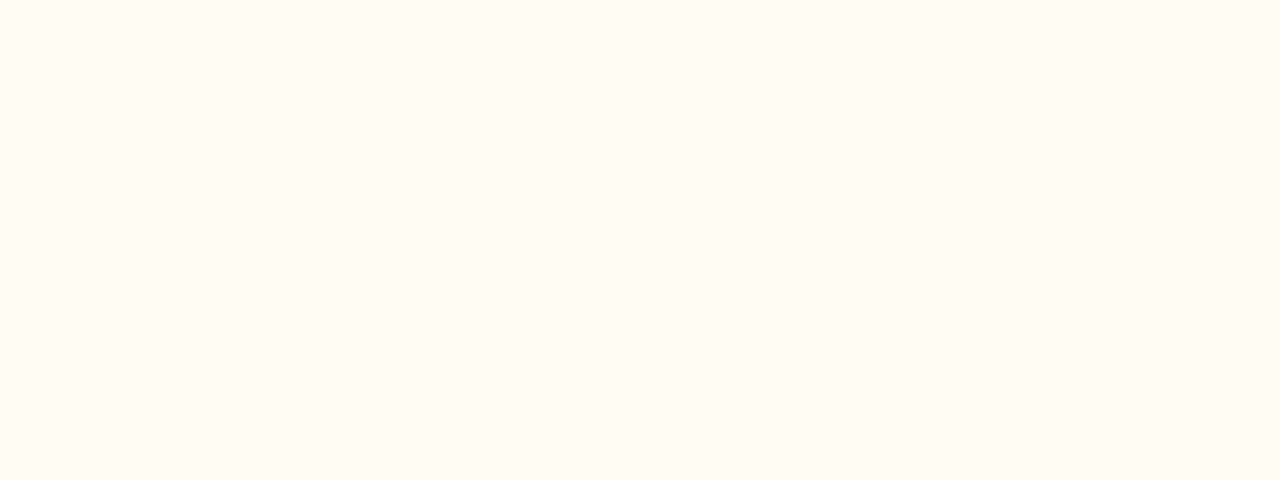
<file: product.html>
<!DOCTYPE html>
<html lang="uk">

<head>
    <meta charset="UTF-8">
    <meta name="viewport" content="width=device-width, initial-scale=1.0">
    <title>Хані Баджер - наша продукція</title>

    <link rel="stylesheet" href="css/reset.css">
    <link rel="stylesheet" href="css/swiper-bundle.min.css" />
    <link rel="stylesheet" href="css/aos.css">

    <link rel="stylesheet" href="css/fonts.css">
    <link rel="stylesheet" href="css/style.css">
    <link rel="stylesheet" href="css/style-mobile.css">
    <link rel="stylesheet" href="css/fancybox.css">
</head>

<body>
    <header class="header header--black">
        <div class="container header__container">
            <nav class="header__nav">
                <ul class="header__nav-list">
                    <li class="header__nav-item">
                        <a href="#" class="header__nav-link">Каталог</a>
                        <ul class="header__sub-list">
                            <li class="header__sub-item">
                                <a href="#" class="header__sub-link">Напої</a>
                                <ul class="header__sub-list">
                                    <li class="header__sub-item"><a href="#" class="header__sub-link">Настоянки</a></li>
                                    <li class="header__sub-item"><a href="#" class="header__sub-link">Наливки</a></li>
                                    <li class="header__sub-item"><a href="#" class="header__sub-link">Джин</a></li>
                                </ul>
                            </li>
                            <li class="header__sub-item">
                                <a href="#" class="header__sub-link">Гурме</a>
                            </li>
                            <li class="header__sub-item">
                                <a href="#" class="header__sub-link">Мерч</a>
                            </li>
                            <li class="header__sub-item">
                                <a href="#" class="header__sub-link">Набори</a>
                            </li>
                        </ul>
                    </li>
                    <li class="header__nav-item"><a href="#" class="header__nav-link">Наша історія</a></li>
                    <li class="header__nav-item"><a href="#" class="header__nav-link">Новини</a></li>
                    <li class="header__nav-item"><a href="#" class="header__nav-link">Контакти</a></li>
                </ul>
            </nav>
            <a href="/" class="header__logo">
                <img src="img/logo.png" alt="Хані Баджер Логотип">
            </a>
            <div class="header__action">
                <form class="header__search-form">
                    <input class="header__search-input" type="search" placeholder="Пошук..." aria-label="Пошук">
                    <button class="header__contact-btn" type="button">
                        <img src="img/search.svg" width="20" height="20" alt="Пошук" aria-hidden="true">
                    </button>
                </form>
                <a href="#" class="header__basket" aria-label="Кошик">
                    <img src="img/basket.svg" alt="" aria-hidden="true">
                    <span class="header__basket-count">0</span>
                </a>
                <div class="header__lang">
                    <button class="header__lang-btn" type="button">UA</button>
                    <ul class="header__lang-dropdown">
                        <li><a href="#" class="header__lang-option active">UA</a></li>
                        <li><a href="#" class="header__lang-option">EN</a></li>
                    </ul>
                </div>
            </div>
            <!-- Burger Button -->
            <button class="burger-btn" type="button" aria-label="Меню">
                <span class="burger-line"></span>
                <span class="burger-line"></span>
                <span class="burger-line"></span>
            </button>
        </div>
    </header>

    <main class="main">
        <section class="mixology-page">
            <div class="container">
                <nav class="breadcrumbs breadcrumbs--black" aria-label="Хлібні крихти">
                    <ol class="breadcrumbs__list">
                        <li class="breadcrumbs__item">
                            <a href="/" class="breadcrumbs__link">Головна Хані Баджер</a>
                        </li>
                        <li class="breadcrumbs__item">
                            <span class="breadcrumbs__current" aria-current="page">Наша продукція</span>
                        </li>
                    </ol>
                </nav>

                <div class="mixology-page__header title-row" data-aos="fade-down" data-aos-duration="1000">
                    <h1 class="heading-big font-heading">наша продукція</h1>
                </div>

                <div class="mixology-page__body blog-page">
                    <div class="blog-page__sidebar">
                        <nav class="blog-filter">
                            <h2 class="blog-filter__title">Категорії</h2>
                            <ul class="blog-filter__list">
                                <li class="blog-filter__item">
                                    <label class="blog-filter__label">
                                        <input type="radio" name="product_category" value="all" class="blog-filter__radio" checked>
                                        <span class="blog-filter__text">Всі</span>
                                    </label>
                                </li>
                                <li class="blog-filter__item">
                                    <label class="blog-filter__label">
                                        <input type="radio" name="product_category" value="drinks" class="blog-filter__radio">
                                        <span class="blog-filter__text">Напої</span>
                                    </label>
                                </li>
                                <li class="blog-filter__item">
                                    <label class="blog-filter__label">
                                        <input type="radio" name="product_category" value="gourmet" class="blog-filter__radio">
                                        <span class="blog-filter__text">Гурме</span>
                                    </label>
                                </li>
                                <li class="blog-filter__item">
                                    <label class="blog-filter__label">
                                        <input type="radio" name="product_category" value="merch" class="blog-filter__radio">
                                        <span class="blog-filter__text">Мерч</span>
                                    </label>
                                </li>
                                <li class="blog-filter__item">
                                    <label class="blog-filter__label">
                                        <input type="radio" name="product_category" value="sets" class="blog-filter__radio">
                                        <span class="blog-filter__text">Подарункові набори</span>
                                    </label>
                                </li>
                            </ul>
                        </nav>
                    </div>

                    <div class="blog-page__box">
                        <div class="blog-page__content">
                            <article class="blog-card" data-category="drinks">
                                <a href="/" class="blog-card__image-link" aria-label="Наливка">
                                    <div class="blog-card__image-wrapper">
                                        <img src="img/product1.jpg" width="384" height="359" loading="lazy" alt="Різні види крафтових наливок на столі" class="blog-card__image">
                                        <div class="blog-card-badge">
                                            <img src="img/logo-hb2.png" width="59" height="66" loading="lazy" alt="">
                                        </div>
                                    </div>
                                    <div class="blog-card__body">
                                        <h3 class="blog-card__title">
                                            Наливка
                                        </h3>
                                        <p class="blog-card__text">Lorem ipsum dolor sit amet consectetur. Id non sapien nulla potenti malesuada in nunc ornare nam. Integer posuere iaculis turpis massa. Orci tellus odio...</p>
                                        <span class="blog-card__btn">Читати статтю
                                            <img src="img/icons/arrow-right.svg" width="15" height="15" loading="lazy" alt="" aria-hidden="true">
                                        </span>
                                    </div>
                                </a>
                            </article>
                            <article class="blog-card" data-category="drinks">
                                <a href="/" class="blog-card__image-link" aria-label="Читати статтю: Як обрати наливку для подарунка">
                                    <div class="blog-card__image-wrapper">
                                        <img src="img/product2.jpg" width="384" height="359" loading="lazy" alt="Різні види крафтових наливок на столі" class="blog-card__image">
                                        <div class="blog-card-badge">
                                            <img src="img/logo-hb2.png" width="59" height="66" loading="lazy" alt="">
                                        </div>
                                    </div>
                                    
                                    <div class="blog-card__body">
                                        <h3 class="blog-card__title">
                                            Настоянка
                                        </h3>
                                        <p class="blog-card__text">Lorem ipsum dolor sit amet consectetur. Id non sapien nulla potenti malesuada in nunc ornare nam. Integer posuere iaculis turpis massa. Orci tellus odio...</p>
                                        <span class="blog-card__btn">Читати статтю
                                            <img src="img/icons/arrow-right.svg" width="15" height="15" loading="lazy" alt="" aria-hidden="true">
                                        </span>
                                    </div>
                                </a>
                            </article>
                            <article class="blog-card" data-category="drinks">
                                <a href="/" class="blog-card__image-link" aria-label="Читати статтю: Як обрати наливку для подарунка">
                                    <div class="blog-card__image-wrapper">
                                        <img src="img/product3.jpg" width="384" height="359" loading="lazy" alt="Різні види крафтових наливок на столі" class="blog-card__image">
                                        <div class="blog-card-badge">
                                            <img src="img/logo-hb2.png" width="59" height="66" loading="lazy" alt="">
                                        </div>
                                    </div>
                                    <div class="blog-card__body">
                                        <h3 class="blog-card__title">
                                           Джин
                                        </h3>
                                        <p class="blog-card__text">Lorem ipsum dolor sit amet consectetur. Id non sapien nulla potenti malesuada in nunc ornare nam. Integer posuere iaculis turpis massa. Orci tellus odio...</p>
                                        <span class="blog-card__btn">Читати статтю
                                            <img src="img/icons/arrow-right.svg" width="15" height="15" loading="lazy" alt="" aria-hidden="true">
                                        </span>
                                    </div>
                                </a>
                            </article>
                            <article class="blog-card" data-category="gourmet">
                                <a href="/" class="blog-card__image-link" aria-label="Читати статтю: Як обрати наливку для подарунка">
                                    <div class="blog-card__image-wrapper">
                                        <img src="img/product4.jpg" width="384" height="359" loading="lazy" alt="Різні види крафтових наливок на столі" class="blog-card__image">
                                        <div class="blog-card-badge">
                                            <img src="img/logo-hb2.png" width="59" height="66" loading="lazy" alt="">
                                        </div>
                                    </div>
                                    
                                    <div class="blog-card__body">
                                        <h3 class="blog-card__title">
                                            Мед
                                        </h3>
                                        <p class="blog-card__text">Lorem ipsum dolor sit amet consectetur. Id non sapien nulla potenti malesuada in nunc ornare nam. Integer posuere iaculis turpis massa. Orci tellus odio...</p>
                                        <span class="blog-card__btn">Читати статтю
                                            <img src="img/icons/arrow-right.svg" width="15" height="15" loading="lazy" alt="" aria-hidden="true">
                                        </span>
                                    </div>
                                </a>
                            </article>
                        </div>

                        <nav class="pagination" aria-label="Навігація по сторінках рецептів">
                            <ul class="pagination__list">
                                <li class="pagination__item">
                                    <span class="pagination__link is-active" aria-current="page">1</span>
                                </li>
                                <li class="pagination__item">
                                    <a href="#" class="pagination__link">2</a>
                                </li>
                                <li class="pagination__item">
                                    <a href="#" class="pagination__link">3</a>
                                </li>
                                <li class="pagination__item">
                                    <span class="pagination__dots">...</span>
                                </li>
                                <li class="pagination__item">
                                    <a href="#" class="pagination__link">6</a>
                                </li>
                            </ul>
                        </nav>
                    </div>
                </div>
            </div>
        </section>
    </main>

    <footer class="footer" data-aos="fade-up" data-aos-duration="1000">
        <div class="container">
            <div class="footer__top">
                <!-- Column 1: Info -->
                <div class="footer__col footer__col--info">
                    <div class="footer__logo-wrapper">
                        <a href="/" class="footer__logo-link" aria-label="На головну">
                            <img src="img/logo.png" width="126" height="140" alt="Логотип Хані Баджер"
                                class="footer__logo">
                        </a>
                        <p class="footer__slogan">Хані Баджер: настоянки та наливки.</p>
                    </div>
                    <address class="footer__address">
                        <ul class="footer__contacts">
                            <li class="footer__contact-item">
                                <a href="tel:+380955154646" class="footer__contact-link">
                                    <img src="img/icons/phone-icon.svg" width="25" height="25" alt=""
                                        aria-hidden="true">
                                    +380 95 515 46 46
                                </a>
                            </li>
                            <li class="footer__contact-item">
                                <a href="mailto:zakaz@hb.world" class="footer__contact-link">
                                    <img src="img/icons/email-icon.svg" width="25" height="25" alt=""
                                        aria-hidden="true">
                                    zakaz@hb.world
                                </a>
                            </li>
                            <li class="footer__contact-item">
                                <span class="footer__contact-text">
                                    <img src="img/icons/location-icon.svg" width="25" height="25" alt=""
                                        aria-hidden="true">
                                    Адреса: вул. Грушецька 16, м. Київ, Україна
                                </span>
                            </li>
                        </ul>
                    </address>
                    <ul class="footer__socials">
                        <li class="footer__social-item">
                            <a href="#" class="footer__social-link" target="_blank" rel="noopener noreferrer"
                                aria-label="Facebook">
                                <img src="img/icons/facebook.svg" width="22" height="22" alt="" aria-hidden="true">
                            </a>
                        </li>
                        <li class="footer__social-item">
                            <a href="#" class="footer__social-link" target="_blank" rel="noopener noreferrer"
                                aria-label="Instagram">
                                <img src="img/icons/instagram.svg" width="22" height="22" alt="" aria-hidden="true">
                            </a>
                        </li>
                        <li class="footer__social-item">
                            <a href="#" class="footer__social-link" target="_blank" rel="noopener noreferrer"
                                aria-label="Telegram">
                                <img src="img/icons/telegram.svg" width="22" height="22" alt="" aria-hidden="true">
                            </a>
                        </li>
                    </ul>
                </div>

                <!-- Column 2: Navigation -->
                <nav class="footer__nav" aria-label="Навігація у футері">
                    <div class="footer__nav-group">
                        <h3 class="footer__title">Навігація</h3>
                        <ul class="footer__nav-list">
                            <li class="footer__nav-item has-submenu">
                                <div class="footer__nav-head">
                                    <span class="footer__nav-link">Каталог</span>
                                    <button class="footer__arrow" aria-label="Відкрити підменю"></button>
                                </div>
                                <ul class="footer__sub-list">
                                    <li class="footer__sub-item"><a href="#" class="footer__sub-link">Напої</a></li>
                                    <li class="footer__sub-item"><a href="#" class="footer__sub-link">Гурме</a></li>
                                    <li class="footer__sub-item"><a href="#" class="footer__sub-link">Мерч</a></li>
                                    <li class="footer__sub-item"><a href="#" class="footer__sub-link">Набори</a></li>
                                </ul>
                            </li>
                            <li class="footer__nav-item"><a href="#" class="footer__nav-link">Послуги</a></li>
                            <li class="footer__nav-item"><a href="#" class="footer__nav-link">Наша історія</a></li>
                            <li class="footer__nav-item"><a href="#" class="footer__nav-link">Про виробництво</a>
                            </li>
                            <li class="footer__nav-item"><a href="#" class="footer__nav-link">Контакти</a></li>
                            <li class="footer__nav-item"><a href="#" class="footer__nav-link">Партнерство</a></li>
                            <li class="footer__nav-item"><a href="#" class="footer__nav-link">Відгуки</a></li>
                            <li class="footer__nav-item"><a href="#" class="footer__nav-link">Блог</a></li>
                        </ul>
                    </div>
                    <div class="footer__nav-group">
                        <h3 class="footer__title">Покупцям</h3>
                        <ul class="footer__nav-list">
                            <li class="footer__nav-item"><a href="#" class="footer__nav-link">Доставка та оплата</a>
                            </li>
                            <li class="footer__nav-item"><a href="#" class="footer__nav-link">Повернення товару</a>
                            </li>
                        </ul>
                    </div>
                </nav>

                <!-- Column 3: Subscription & Payment -->
                <div class="footer__col footer__col--subscribe">
                    <h3 class="footer__title">Підписка</h3>
                    <div class="footer__subscribe-wrapper">
                        <p class="footer__subscribe-desc">Ми з радістю будемо сповіщати Вас про вигідні знижки і
                            цікаві матеріали у блозі</p>
                        <form class="footer__form">
                            <input type="email" class="footer__input" placeholder="Ваш email"
                                aria-label="Введіть ваш email" required>
                            <button type="submit" class="btn btn-dark footer__btn">Підписатися</button>
                        </form>
                    </div>
                    <div class="footer__payments">
                        <h3 class="footer__title">Оплата</h3>
                        <ul class="footer__payments-list">
                            <li class="footer__payments-item">
                                <img src="img/icons/footer-subscription1.jpg" width="51" height="32" alt="Visa">
                            </li>
                            <li class="footer__payments-item">
                                <img src="img/icons/footer-subscription2.jpg" width="51" height="32" alt="Mastercard">
                            </li>
                            <li class="footer__payments-item">
                                <img src="img/icons/footer-subscription3.png" width="51" height="32" alt="Privat24">
                            </li>
                        </ul>
                    </div>
                </div>
            </div>

            <div class="footer__bottom">
                <p class="footer__copyright">© Хані Баджер 2015-2024. Усі права захищені.</p>
                <div class="footer__developer">
                    <span>Розробка та підтримка</span>
                    <a href="https://arto.agency/" target="_blank" rel="noopener noreferrer">
                        <img src="img/agancy.png" width="56" height="13" alt="ARTO Agency">
                    </a>
                </div>
                <ul class="footer__legal">
                    <li class="footer__legal-item">
                        <a href="#" class="footer__legal-link">Договір публічної оферти</a>
                    </li>
                    <li class="footer__legal-item">
                        <a href="#" class="footer__legal-link">Політика конфіденційності</a>
                    </li>
                </ul>
            </div>
        </div>
    </footer>

    <!-- Mobile Menu Block -->
    <div class="mobile-menu">
        <div class="mobile-menu__inner">
            <nav class="mobile-menu__nav">
                <ul class="mobile-menu__list">
                    <li class="mobile-menu__item has-submenu">
                        <div class="mobile-menu__head">
                            <a href="#" class="mobile-menu__link">Каталог</a>
                            <button class="mobile-menu__arrow" aria-label="Відкрити підменю"></button>
                        </div>
                        <ul class="mobile-menu__sub-list">
                            <li class="mobile-menu__sub-item has-submenu">
                                <div class="mobile-menu__head">
                                    <a href="#" class="mobile-menu__sub-link">Напої</a>
                                    <button class="mobile-menu__arrow" aria-label="Відкрити підменю"></button>
                                </div>
                                <ul class="mobile-menu__sub-list">
                                    <li class="mobile-menu__sub-item"><a href="#"
                                            class="mobile-menu__sub-link">Настоянки</a></li>
                                    <li class="mobile-menu__sub-item"><a href="#"
                                            class="mobile-menu__sub-link">Наливки</a></li>
                                    <li class="mobile-menu__sub-item"><a href="#" class="mobile-menu__sub-link">Джин</a>
                                    </li>
                                </ul>
                            </li>
                            <li class="mobile-menu__sub-item">
                                <a href="#" class="mobile-menu__sub-link">Гурме</a>
                            </li>
                            <li class="mobile-menu__sub-item">
                                <a href="#" class="mobile-menu__sub-link">Мерч</a>
                            </li>
                            <li class="mobile-menu__sub-item">
                                <a href="#" class="mobile-menu__sub-link">Набори</a>
                            </li>
                        </ul>
                    </li>
                    <li class="mobile-menu__item"><a href="#" class="mobile-menu__link">Наша історія</a></li>
                    <li class="mobile-menu__item"><a href="#" class="mobile-menu__link">Новини</a></li>
                    <li class="mobile-menu__item"><a href="#" class="mobile-menu__link">Контакти</a></li>
                </ul>
            </nav>
        </div>
    </div>

    <script src="js/swiper-bundle.min.js"></script>
    <script src="js/aos.js"></script>
    <script src="js/lenis.min.js"></script>
    <script src="js/fancybox.umd.js"></script>
    <script src="js/script.js"></script>
</body>

</html>
</file>
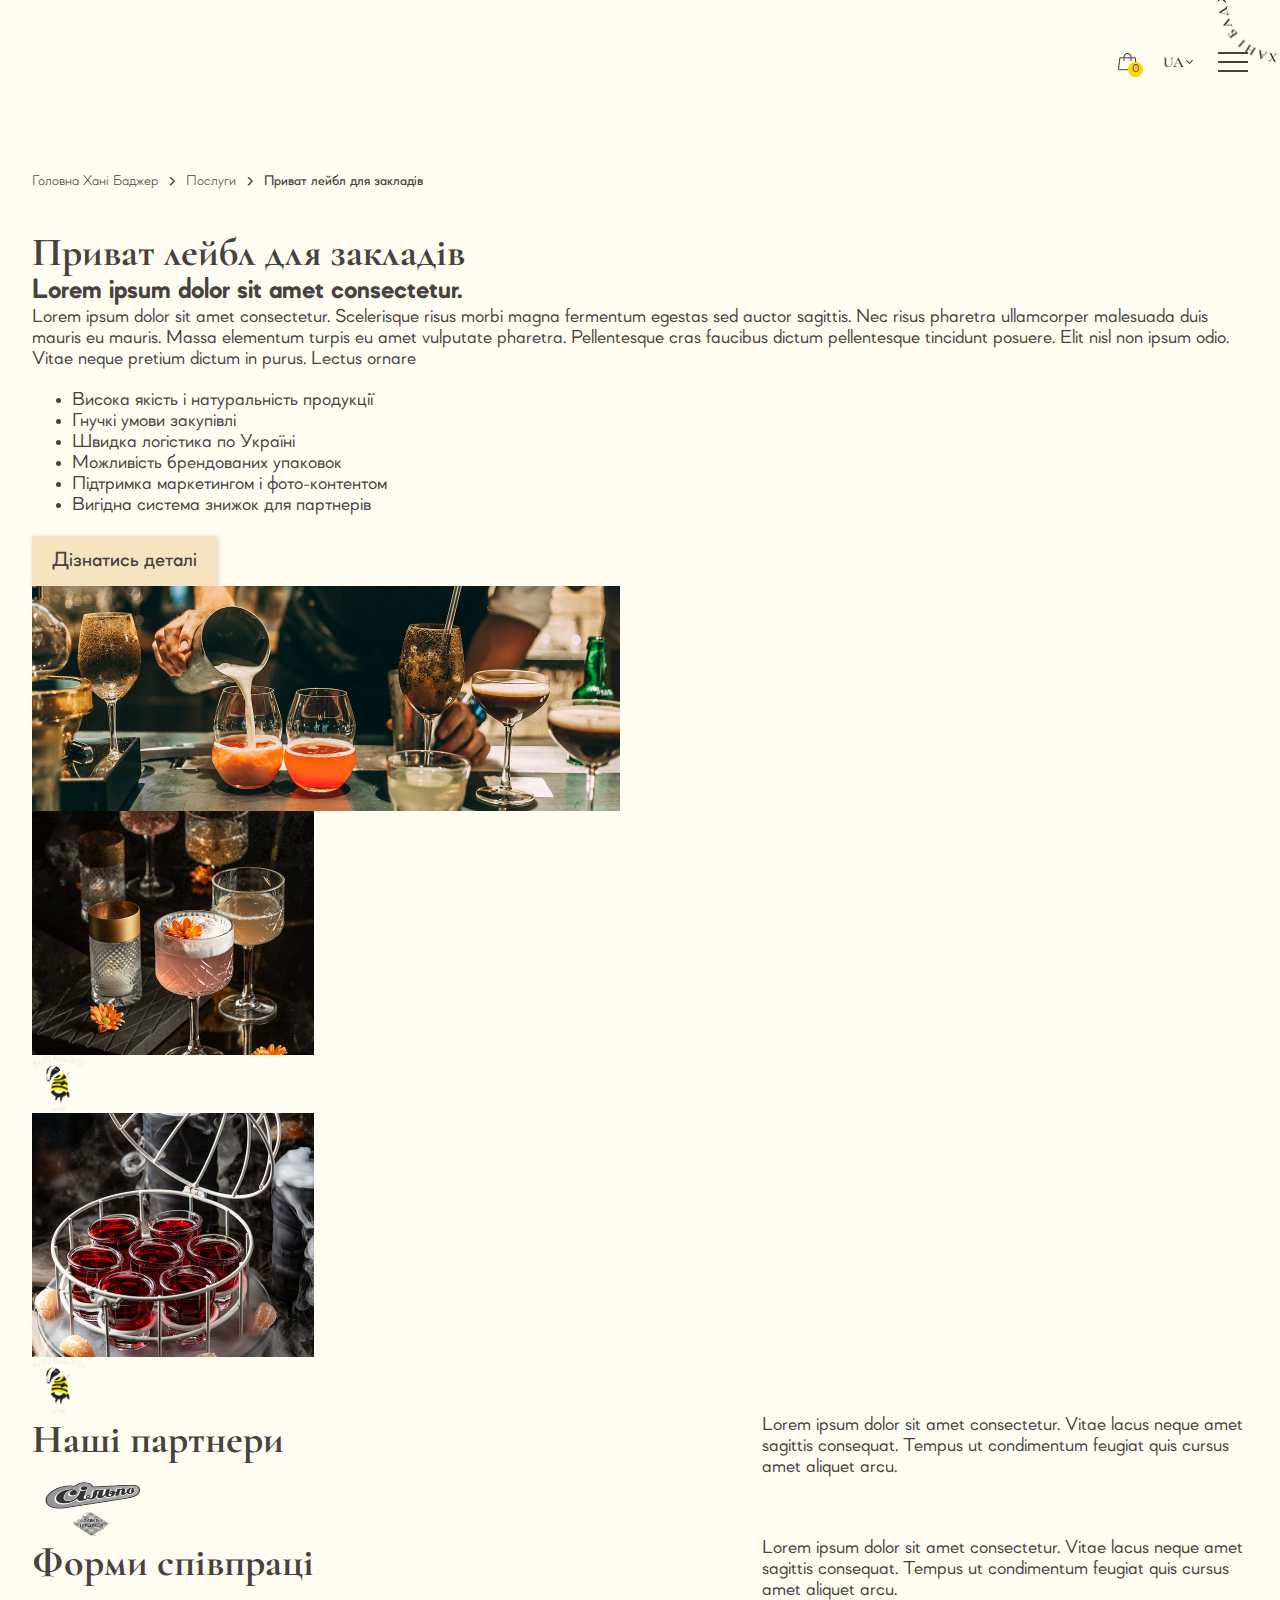
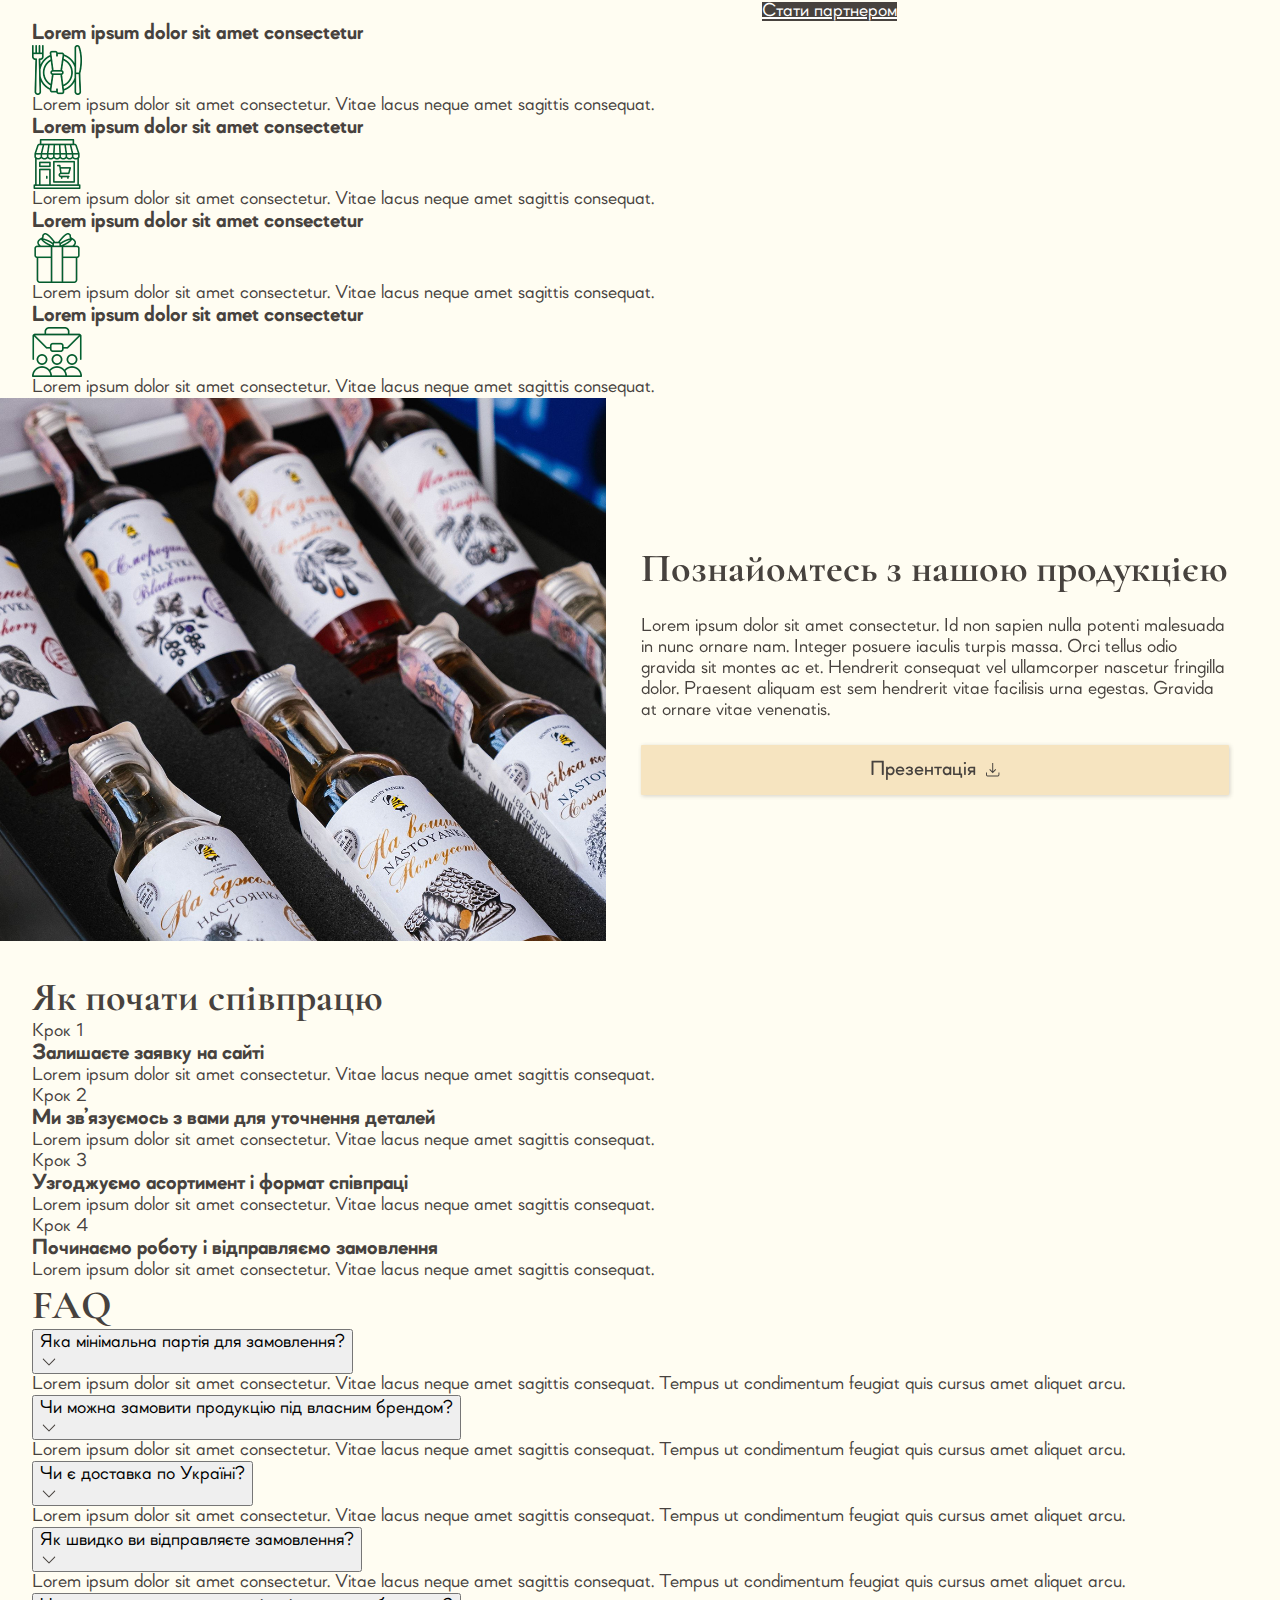
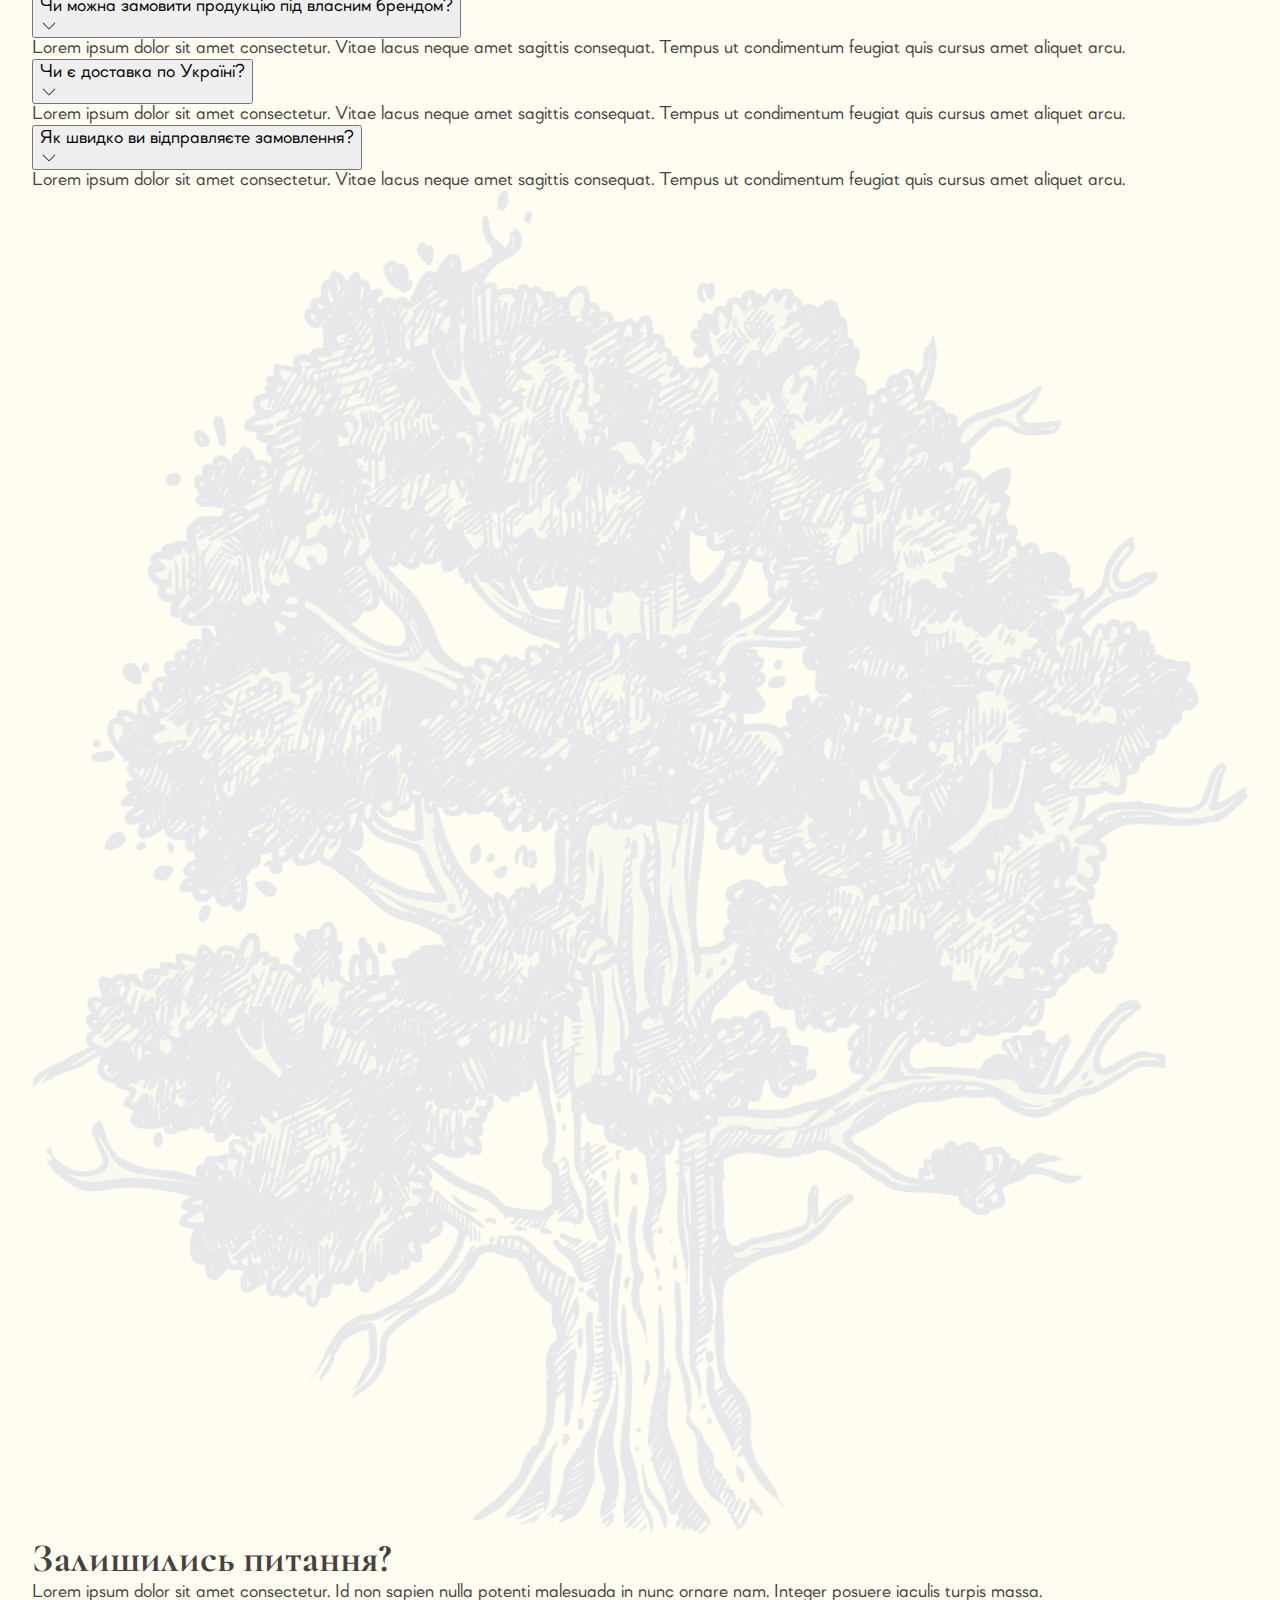
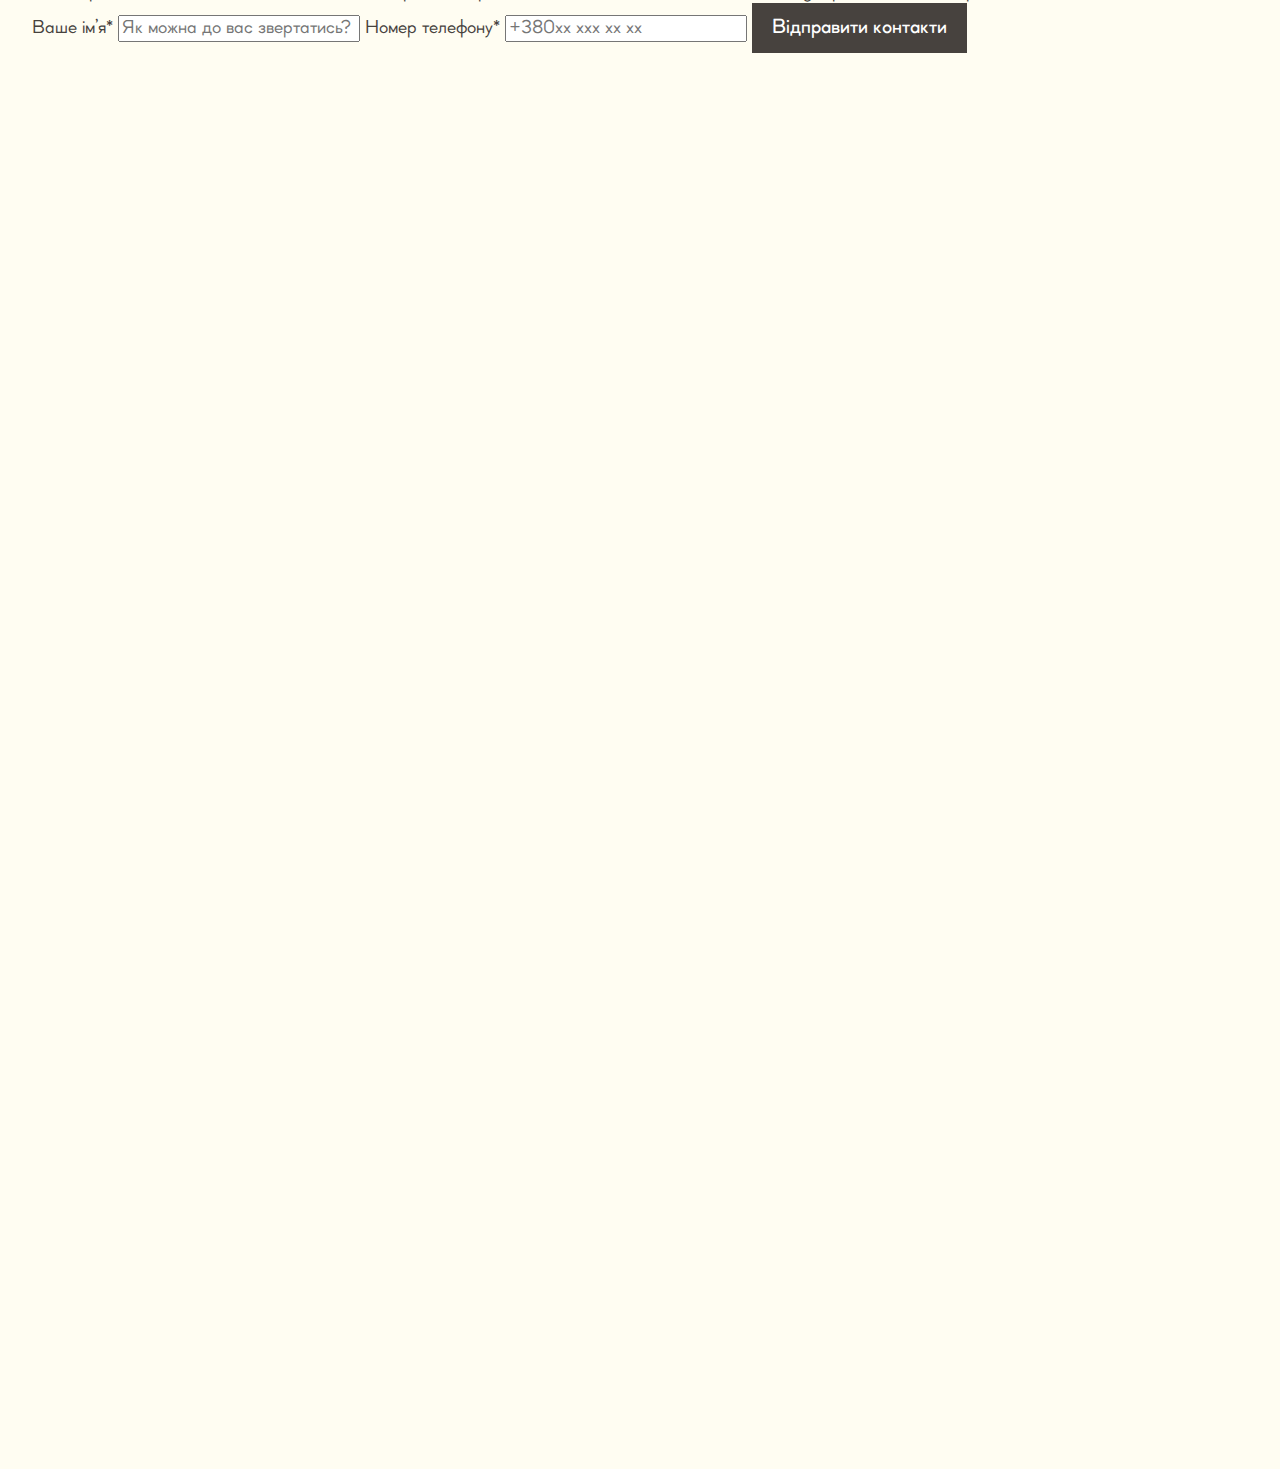
<file: services-article.html>
<!DOCTYPE html>
<html lang="uk">

<head>
    <meta charset="UTF-8">
    <meta name="viewport" content="width=device-width, initial-scale=1.0">
    <title>Хані Баджер - Приват лейбл для закладів</title>

    <link rel="stylesheet" href="css/reset.css">
    <link rel="stylesheet" href="css/swiper-bundle.min.css" />
    <link rel="stylesheet" href="css/aos.css">

    <link rel="stylesheet" href="css/fonts.css">
    <link rel="stylesheet" href="css/style.css">
    <link rel="stylesheet" href="css/style-mobile.css">
    <link rel="stylesheet" href="css/fancybox.css">
</head>

<body>
    <header class="header header--black">
        <div class="container header__container">
            <nav class="header__nav">
                <ul class="header__nav-list">
                    <li class="header__nav-item">
                        <a href="#" class="header__nav-link">Каталог</a>
                        <ul class="header__sub-list">
                            <li class="header__sub-item">
                                <a href="#" class="header__sub-link">Напої</a>
                                <ul class="header__sub-list">
                                    <li class="header__sub-item"><a href="#" class="header__sub-link">Настоянки</a></li>
                                    <li class="header__sub-item"><a href="#" class="header__sub-link">Наливки</a></li>
                                    <li class="header__sub-item"><a href="#" class="header__sub-link">Джин</a></li>
                                </ul>
                            </li>
                            <li class="header__sub-item">
                                <a href="#" class="header__sub-link">Гурме</a>
                            </li>
                            <li class="header__sub-item">
                                <a href="#" class="header__sub-link">Мерч</a>
                            </li>
                            <li class="header__sub-item">
                                <a href="#" class="header__sub-link">Набори</a>
                            </li>
                        </ul>
                    </li>
                    <li class="header__nav-item"><a href="#" class="header__nav-link">Наша історія</a></li>
                    <li class="header__nav-item"><a href="#" class="header__nav-link">Новини</a></li>
                    <li class="header__nav-item"><a href="#" class="header__nav-link">Контакти</a></li>
                </ul>
            </nav>
            <a href="/" class="header__logo">
                <div class="header__logo-img" style="background-image: url('../img/logo.png')"></div>
            </a>
            <div class="header__action">
                <form class="header__search-form">
                    <input class="header__search-input" type="search" placeholder="Пошук..." aria-label="Пошук">
                    <button class="header__contact-btn" type="button">
                        <img src="img/search.svg" width="20" height="20" alt="Пошук" aria-hidden="true">
                    </button>
                </form>
                <a href="#" class="header__basket" aria-label="Кошик">
                    <img src="img/basket.svg" alt="" aria-hidden="true">
                    <span class="header__basket-count">0</span>
                </a>
                <div class="header__lang">
                    <button class="header__lang-btn" type="button">UA</button>
                    <ul class="header__lang-dropdown">
                        <li><a href="#" class="header__lang-option active">UA</a></li>
                        <li><a href="#" class="header__lang-option">EN</a></li>
                    </ul>
                </div>
            </div>
            <!-- Burger Button -->
            <button class="burger-btn" type="button" aria-label="Меню">
                <span class="burger-line"></span>
                <span class="burger-line"></span>
                <span class="burger-line"></span>
            </button>
        </div>
    </header>

    <main class="main">
        <div class="mixology-page services-article-page-breadcrumbs">
            <div class="container">
                <nav class="breadcrumbs breadcrumbs--black" aria-label="Хлібні крихти">
                    <ol class="breadcrumbs__list">
                        <li class="breadcrumbs__item">
                            <a href="/" class="breadcrumbs__link">Головна Хані Баджер</a>
                        </li>
                        <li class="breadcrumbs__item">
                            <a href="/" class="breadcrumbs__link">Послуги</a>
                        </li>
                        <li class="breadcrumbs__item">
                            <span class="breadcrumbs__current" aria-current="page">Приват лейбл для закладів</span>
                        </li>
                    </ol>
                </nav>
            </div>
        </div>

        <section class="services-article-page__hero">
            <div class="container">
                <div class="services-article-page__hero-content">
                    <h1 class="heading-general font-heading">Приват лейбл для закладів</h1>
                    <div class="services-article-page__hero-content-description">
                        <h2>Lorem ipsum dolor sit amet consectetur.</h2>
                        <p>Lorem ipsum dolor sit amet consectetur. Scelerisque risus morbi magna fermentum egestas sed auctor sagittis. Nec risus pharetra ullamcorper malesuada duis mauris eu mauris. Massa elementum turpis eu amet vulputate pharetra. Pellentesque cras faucibus dictum pellentesque tincidunt posuere. Elit nisl non ipsum odio. Vitae neque pretium dictum in purus. Lectus ornare</p>
                    </div>
                    <ul class="services-article-page__hero-content-list">
                        <li class="services-article-page__hero-content-list-item">
                            <span>Висока якість і натуральність продукції</span>
                        </li>
                        <li class="services-article-page__hero-content-list-item">
                            <span>Гнучкі умови закупівлі</span>
                        </li>
                        <li class="services-article-page__hero-content-list-item">
                            <span>Швидка логістика по Україні</span>
                        </li>
                        <li class="services-article-page__hero-content-list-item">
                            <span>Можливість брендованих упаковок</span>
                        </li>
                        <li class="services-article-page__hero-content-list-item">
                            <span>Підтримка маркетингом і фото-контентом</span>
                        </li>
                        <li class="services-article-page__hero-content-list-item">
                            <span>Вигідна система знижок для партнерів</span>
                        </li>
                    </ul>
                    <a href="/" class="btn btn-white services-article-page__hero-content-link">Дізнатись деталі</a>
                </div>
                <div class="services-article-page__hero-gallery">
                    <div class="services-article-page__hero-gallery-flex">
                        <div class="services-article-page__hero-gallery-item">
                            <img src="img/services-article-page1.jpg" width="588" height="225" loading="lazy" alt="">
                        </div>
                        <div class="services-article-page__hero-gallery-box">
                            <div class="services-article-page__hero-gallery-item-img">
                                <img src="img/services-article-page2.jpg" width="282" height="244" loading="lazy" alt="">
                                <div class="services-article-page__hero-icon">
                                    <img src="img/logo-hb2.png" width="53" height="58" loading="lazy" alt="">
                                </div>
                            </div>
                            <div class="services-article-page__hero-gallery-item-img">
                                <img src="img/services-article-page3.jpg" width="282" height="244" loading="lazy" alt="">
                                <div class="services-article-page__hero-icon">
                                    <img src="img/logo-hb2.png" width="53" height="58" loading="lazy" alt="">
                                </div>
                            </div>
                        </div>
                    </div>
                    <div class="about__icon-animation">
                        <img src="img/about-animation.png" width="135" height="135" loading="lazy" alt="" aria-hidden="true">
                    </div>
                </div>
            </div>
        </section>

        <section class="services-article-page__hero-partner">
            <div class="container">
                <div class="ervices-article-page__hero-partner-title title-row">
                    <h2 class="heading-general font-heading">Наші партнери</h2>
                    <div class="title-row__text">
                        <p>Lorem ipsum dolor sit amet consectetur. Vitae lacus neque amet sagittis consequat. Tempus ut condimentum feugiat quis cursus amet aliquet arcu.</p>
                    </div>
                </div>
                <div class="services-article-page__hero-partner-body partner-swiper swiper">
                    <div class="partner-swiper__wrapper swiper-wrapper">
                        <div class="partner-swiper__slide swiper-slide">
                            <img src="img/partner1.png" width="120" height="60" loading="lazy" alt="Партнер 1">
                        </div>
                        <div class="partner-swiper__slide swiper-slide">
                            <img src="img/partner2.png" width="120" height="60" loading="lazy" alt="Партнер 2">
                        </div>
                        <div class="partner-swiper__slide swiper-slide">
                            <img src="img/partner3.png" width="120" height="60" loading="lazy" alt="Партнер 3">
                        </div>
                        <div class="partner-swiper__slide swiper-slide">
                            <img src="img/partner4.png" width="120" height="60" loading="lazy" alt="Партнер 4">
                        </div>
                        <div class="partner-swiper__slide swiper-slide">
                            <img src="img/partner5.png" width="120" height="60" loading="lazy" alt="Партнер 5">
                        </div>
                        <div class="partner-swiper__slide swiper-slide">
                            <img src="img/partner1.png" width="120" height="60" loading="lazy" alt="Партнер 1">
                        </div>
                        <div class="partner-swiper__slide swiper-slide">
                            <img src="img/partner2.png" width="120" height="60" loading="lazy" alt="Партнер 2">
                        </div>
                        <div class="partner-swiper__slide swiper-slide">
                            <img src="img/partner3.png" width="120" height="60" loading="lazy" alt="Партнер 3">
                        </div>
                        <div class="partner-swiper__slide swiper-slide">
                            <img src="img/partner4.png" width="120" height="60" loading="lazy" alt="Партнер 4">
                        </div>
                        <div class="partner-swiper__slide swiper-slide">
                            <img src="img/partner5.png" width="120" height="60" loading="lazy" alt="Партнер 5">
                        </div>
                    </div>
                </div>
            </div>
        </section>

        <section class="forms-of-cooperation">
            <div class="container">
                <div class="forms-of-cooperation-title title-row">
                    <h2 class="heading-general font-heading">Форми співпраці</h2>
                    <div class="title-row__text">
                        <p>Lorem ipsum dolor sit amet consectetur. Vitae lacus neque amet sagittis consequat. Tempus ut condimentum feugiat quis cursus amet aliquet arcu.</p>
                        <a href="/" class="btn-dark">Стати партнером</a>
                    </div>
                </div>
                <div class="forms-of-cooperation-body">
                    <article class="forms-of-cooperation-article">
                        <h3>Lorem ipsum dolor sit amet consectetur</h3>
                        <div class="forms-of-cooperation-article-img">
                            <img src="img/forms-of-cooperation1.png" width="50" height="50" loading="lazy" alt="Форма співпраці 1">
                        </div>
                        <p>Lorem ipsum dolor sit amet consectetur. Vitae lacus neque amet sagittis consequat.</p>
                    </article>
                    <article class="forms-of-cooperation-article">
                        <h3>Lorem ipsum dolor sit amet consectetur</h3>
                        <div class="forms-of-cooperation-article-img">
                            <img src="img/forms-of-cooperation2.png" width="50" height="50" loading="lazy" alt="Форма співпраці 1">
                        </div>
                        <p>Lorem ipsum dolor sit amet consectetur. Vitae lacus neque amet sagittis consequat.</p>
                    </article>
                    <article class="forms-of-cooperation-article">
                        <h3>Lorem ipsum dolor sit amet consectetur</h3>
                        <div class="forms-of-cooperation-article-img">
                            <img src="img/forms-of-cooperation3.png" width="50" height="50" loading="lazy" alt="Форма співпраці 1">
                        </div>
                        <p>Lorem ipsum dolor sit amet consectetur. Vitae lacus neque amet sagittis consequat.</p>
                    </article>
                    <article class="forms-of-cooperation-article">
                        <h3>Lorem ipsum dolor sit amet consectetur</h3>
                        <div class="forms-of-cooperation-article-img">
                            <img src="img/forms-of-cooperation4.png" width="50" height="50" loading="lazy" alt="Форма співпраці 1">
                        </div>
                        <p>Lorem ipsum dolor sit amet consectetur. Vitae lacus neque amet sagittis consequat.</p>
                    </article>
                </div>
            </div>
        </section>

        <div class="materials-product">
            <div class="materials-product-swiper materials-product-not-swiper swiper">
                <div class="swiper-wrapper">
                    <div class="swiper-slide">
                        <div class="materials-product__slide-item">
                            <div class="materials-product__slide-image">
                                <img src="img/discover-products-image.jpg" width="606" height="543" loading="lazy" alt="">
                            </div>
                            <div class="materials-product__slide-content">
                                <div class="materials-product__slide-content-inner">
                                    <h3>Познайомтесь з нашою продукцією</h3>
                                    <div class="materials-product__slide-description">
                                        <p>Lorem ipsum dolor sit amet consectetur. Id non sapien nulla potenti malesuada in nunc ornare nam. Integer posuere iaculis turpis massa. Orci tellus odio gravida sit montes ac et. Hendrerit consequat vel ullamcorper nascetur fringilla dolor. Praesent aliquam est sem hendrerit vitae facilisis urna egestas. Gravida at ornare vitae venenatis.</p>
                                    </div>
                                    <a href="/" class="btn btn-white">Презентація
                                        <img src="img/icons/download.svg" width="14" height="14" alt="Завантажити презентацію">
                                    </a>
                                </div>
                            </div>
                        </div>
                    </div>
                </div>
            </div>
        </div>

        <section class="how-cooperation">
            <div class="container">
                <div class="title-row">
                    <h2 class="heading-general font-heading">Як почати співпрацю</h2>
                </div>
                <div class="how-cooperation-body">
                    <div class="how-cooperation-item">
                        <p class="how-cooperation-item-step">Крок 1</p>
                        <div class="how-cooperation-item-content">
                            <h3>Залишаєте заявку на сайті</h3>
                            <p>Lorem ipsum dolor sit amet consectetur. Vitae lacus neque amet sagittis consequat.</p>
                        </div>
                    </div>
                    <div class="how-cooperation-item">
                        <p class="how-cooperation-item-step">Крок 2</p>
                        <div class="how-cooperation-item-content">
                            <h3>Ми зв’язуємось з вами для уточнення деталей</h3>
                            <p>Lorem ipsum dolor sit amet consectetur. Vitae lacus neque amet sagittis consequat.</p>
                        </div>
                    </div>
                    <div class="how-cooperation-item">
                        <p class="how-cooperation-item-step">Крок 3</p>
                        <div class="how-cooperation-item-content">
                            <h3>Узгоджуємо асортимент і формат співпраці</h3>
                            <p>Lorem ipsum dolor sit amet consectetur. Vitae lacus neque amet sagittis consequat.</p>
                        </div>
                    </div>
                    <div class="how-cooperation-item">
                        <p class="how-cooperation-item-step">Крок 4</p>
                        <div class="how-cooperation-item-content">
                            <h3>Починаємо роботу і відправляємо замовлення</h3>
                            <p>Lorem ipsum dolor sit amet consectetur. Vitae lacus neque amet sagittis consequat.</p>
                        </div>
                    </div>
                </div>
            </div>
        </section>

        <section class="faq">
            <div class="container">
                <div class="faq-content">
                    <h2 class="heading-general font-heading">FAQ</h2>
                    <div class="faq-content__accardion">
                        <div class="faq-content__accardion-item">
                            <button class="faq-content__accardion-btn" type="button" aria-expanded="false">
                                <span>Яка мінімальна партія для замовлення?</span>
                                <img src="img/icons/down.svg" width="18" height="18" alt="" aria-hidden="true">
                            </button>
                            <div class="faq-content__accardion-answer">
                                <p>Lorem ipsum dolor sit amet consectetur. Vitae lacus neque amet sagittis consequat. Tempus ut condimentum feugiat quis cursus amet aliquet arcu.</p>
                            </div>
                        </div>
                        <div class="faq-content__accardion-item">
                            <button class="faq-content__accardion-btn" type="button" aria-expanded="false">
                                <span>Чи можна замовити продукцію під власним брендом?</span>
                                <img src="img/icons/down.svg" width="18" height="18" alt="" aria-hidden="true">
                            </button>
                            <div class="faq-content__accardion-answer">
                                <p>Lorem ipsum dolor sit amet consectetur. Vitae lacus neque amet sagittis consequat. Tempus ut condimentum feugiat quis cursus amet aliquet arcu.</p>
                            </div>
                        </div>
                        <div class="faq-content__accardion-item">
                            <button class="faq-content__accardion-btn" type="button" aria-expanded="false">
                                <span>Чи є доставка по Україні?</span>
                               <img src="img/icons/down.svg" width="18" height="18" alt="" aria-hidden="true">
                            </button>
                            <div class="faq-content__accardion-answer">
                                <p>Lorem ipsum dolor sit amet consectetur. Vitae lacus neque amet sagittis consequat. Tempus ut condimentum feugiat quis cursus amet aliquet arcu.</p>
                            </div>
                        </div>
                        <div class="faq-content__accardion-item">
                            <button class="faq-content__accardion-btn" type="button" aria-expanded="false">
                                <span>Як швидко ви відправляєте замовлення?</span>
                                <img src="img/icons/down.svg" width="18" height="18" alt="" aria-hidden="true">
                            </button>
                            <div class="faq-content__accardion-answer">
                                <p>Lorem ipsum dolor sit amet consectetur. Vitae lacus neque amet sagittis consequat. Tempus ut condimentum feugiat quis cursus amet aliquet arcu.</p>
                            </div>
                        </div>
                        <div class="faq-content__accardion-item">
                            <button class="faq-content__accardion-btn" type="button" aria-expanded="false">
                                <span>Чи можна замовити продукцію під власним брендом?</span>
                                <img src="img/icons/down.svg" width="18" height="18" alt="" aria-hidden="true">
                            </button>
                            <div class="faq-content__accardion-answer">
                                <p>Lorem ipsum dolor sit amet consectetur. Vitae lacus neque amet sagittis consequat. Tempus ut condimentum feugiat quis cursus amet aliquet arcu.</p>
                            </div>
                        </div>
                        <div class="faq-content__accardion-item">
                            <button class="faq-content__accardion-btn" type="button" aria-expanded="false">
                                <span>Чи є доставка по Україні?</span>
                                <img src="img/icons/down.svg" width="18" height="18" alt="" aria-hidden="true">
                            </button>
                            <div class="faq-content__accardion-answer">
                                <p>Lorem ipsum dolor sit amet consectetur. Vitae lacus neque amet sagittis consequat. Tempus ut condimentum feugiat quis cursus amet aliquet arcu.</p>
                            </div>
                        </div>
                        <div class="faq-content__accardion-item">
                            <button class="faq-content__accardion-btn" type="button" aria-expanded="false">
                                <span>Як швидко ви відправляєте замовлення?</span>
                                <img src="img/icons/down.svg" width="18" height="18" alt="" aria-hidden="true">
                            </button>
                            <div class="faq-content__accardion-answer">
                                <p>Lorem ipsum dolor sit amet consectetur. Vitae lacus neque amet sagittis consequat. Tempus ut condimentum feugiat quis cursus amet aliquet arcu.</p>
                            </div>
                        </div>
                    </div>
                </div>
                <figure class="faq-image">
                    <img src="img/reviews-image.png" width="624" height="690" loading="lazy"
                        alt="Клієнти насолоджуються продукцією Хані Баджер" class="reviews__img">
                </figure>
            </div>
        </section>

        <div class="cta-form">
            <div class="container">
                <div class="cta-form__content">
                   <h2 class="heading-general font-heading">Залишились питання?</h2>
                   <p>Lorem ipsum dolor sit amet consectetur. Id non sapien nulla potenti malesuada in nunc ornare nam. Integer posuere iaculis turpis massa.</p>
                </div>
                <form action="" class="form">
                    <label for="name" class="form__label">
                        Ваше ім’я*
                        <input type="text" id="name" name="name" placeholder="Як можна до вас звертатись?" class="form__input" required>
                    </label>
                    <label for="tel" class="form__label">
                        Номер телефону*
                        <input type="tel" id="tel" name="tel" placeholder="+380хх ххх хх хх" class="form__input" required>
                    </label>
                    <button type="submit" class="form__button btn btn-dark">Відправити контакти</button>
                </form>
            </div>
            <div class="cta-form--bg">
                <img src="img/cta-form-bg.jpg" width="1200" height="800" loading="lazy" alt="" aria-hidden="true">
            </div>
        </div>
    </main>

    <footer class="footer" data-aos="fade-up" data-aos-duration="1000">
        <div class="container">
            <div class="footer__top">
                <!-- Column 1: Info -->
                <div class="footer__col footer__col--info">
                    <div class="footer__logo-wrapper">
                        <a href="/" class="footer__logo-link" aria-label="На головну">
                            <img src="img/logo.png" width="126" height="140" alt="Логотип Хані Баджер"
                                class="footer__logo">
                        </a>
                        <p class="footer__slogan">Хані Баджер: настоянки та наливки.</p>
                    </div>
                    <address class="footer__address">
                        <ul class="footer__contacts">
                            <li class="footer__contact-item">
                                <a href="tel:+380955154646" class="footer__contact-link">
                                    <img src="img/icons/phone-icon.svg" width="25" height="25" alt=""
                                        aria-hidden="true">
                                    +380 95 515 46 46
                                </a>
                            </li>
                            <li class="footer__contact-item">
                                <a href="mailto:zakaz@hb.world" class="footer__contact-link">
                                    <img src="img/icons/email-icon.svg" width="25" height="25" alt=""
                                        aria-hidden="true">
                                    zakaz@hb.world
                                </a>
                            </li>
                            <li class="footer__contact-item">
                                <span class="footer__contact-text">
                                    <img src="img/icons/location-icon.svg" width="25" height="25" alt=""
                                        aria-hidden="true">
                                    Адреса: вул. Грушецька 16, м. Київ, Україна
                                </span>
                            </li>
                        </ul>
                    </address>
                    <ul class="footer__socials">
                        <li class="footer__social-item">
                            <a href="#" class="footer__social-link" target="_blank" rel="noopener noreferrer"
                                aria-label="Facebook">
                                <img src="img/icons/facebook.svg" width="22" height="22" alt="" aria-hidden="true">
                            </a>
                        </li>
                        <li class="footer__social-item">
                            <a href="#" class="footer__social-link" target="_blank" rel="noopener noreferrer"
                                aria-label="Instagram">
                                <img src="img/icons/instagram.svg" width="22" height="22" alt="" aria-hidden="true">
                            </a>
                        </li>
                        <li class="footer__social-item">
                            <a href="#" class="footer__social-link" target="_blank" rel="noopener noreferrer"
                                aria-label="Telegram">
                                <img src="img/icons/telegram.svg" width="22" height="22" alt="" aria-hidden="true">
                            </a>
                        </li>
                    </ul>
                </div>

                <!-- Column 2: Navigation -->
                <nav class="footer__nav" aria-label="Навігація у футері">
                    <div class="footer__nav-group">
                        <h3 class="footer__title">Навігація</h3>
                        <ul class="footer__nav-list">
                            <li class="footer__nav-item has-submenu">
                                <div class="footer__nav-head">
                                    <span class="footer__nav-link">Каталог</span>
                                    <button class="footer__arrow" aria-label="Відкрити підменю"></button>
                                </div>
                                <ul class="footer__sub-list">
                                    <li class="footer__sub-item"><a href="#" class="footer__sub-link">Напої</a></li>
                                    <li class="footer__sub-item"><a href="#" class="footer__sub-link">Гурме</a></li>
                                    <li class="footer__sub-item"><a href="#" class="footer__sub-link">Мерч</a></li>
                                    <li class="footer__sub-item"><a href="#" class="footer__sub-link">Набори</a></li>
                                </ul>
                            </li>
                            <li class="footer__nav-item"><a href="#" class="footer__nav-link">Послуги</a></li>
                            <li class="footer__nav-item"><a href="#" class="footer__nav-link">Наша історія</a></li>
                            <li class="footer__nav-item"><a href="#" class="footer__nav-link">Про виробництво</a>
                            </li>
                            <li class="footer__nav-item"><a href="#" class="footer__nav-link">Контакти</a></li>
                            <li class="footer__nav-item"><a href="#" class="footer__nav-link">Партнерство</a></li>
                            <li class="footer__nav-item"><a href="#" class="footer__nav-link">Відгуки</a></li>
                            <li class="footer__nav-item"><a href="#" class="footer__nav-link">Блог</a></li>
                        </ul>
                    </div>
                    <div class="footer__nav-group">
                        <h3 class="footer__title">Покупцям</h3>
                        <ul class="footer__nav-list">
                            <li class="footer__nav-item"><a href="#" class="footer__nav-link">Доставка та оплата</a>
                            </li>
                            <li class="footer__nav-item"><a href="#" class="footer__nav-link">Повернення товару</a>
                            </li>
                        </ul>
                    </div>
                </nav>

                <!-- Column 3: Subscription & Payment -->
                <div class="footer__col footer__col--subscribe">
                    <h3 class="footer__title">Підписка</h3>
                    <div class="footer__subscribe-wrapper">
                        <p class="footer__subscribe-desc">Ми з радістю будемо сповіщати Вас про вигідні знижки і
                            цікаві матеріали у блозі</p>
                        <form class="footer__form">
                            <input type="email" class="footer__input" placeholder="Ваш email"
                                aria-label="Введіть ваш email" required>
                            <button type="submit" class="btn btn-dark footer__btn">Підписатися</button>
                        </form>
                    </div>
                    <div class="footer__payments">
                        <h3 class="footer__title">Оплата</h3>
                        <ul class="footer__payments-list">
                            <li class="footer__payments-item">
                                <img src="img/icons/footer-subscription1.jpg" width="51" height="32" alt="Visa">
                            </li>
                            <li class="footer__payments-item">
                                <img src="img/icons/footer-subscription2.jpg" width="51" height="32" alt="Mastercard">
                            </li>
                            <li class="footer__payments-item">
                                <img src="img/icons/footer-subscription3.png" width="51" height="32" alt="Privat24">
                            </li>
                        </ul>
                    </div>
                </div>
            </div>

            <div class="footer__bottom">
                <p class="footer__copyright">© Хані Баджер 2015-2024. Усі права захищені.</p>
                <div class="footer__developer">
                    <span>Розробка та підтримка</span>
                    <a href="https://arto.agency/" target="_blank" rel="noopener noreferrer">
                        <img src="img/agancy.png" width="56" height="13" alt="ARTO Agency">
                    </a>
                </div>
                <ul class="footer__legal">
                    <li class="footer__legal-item">
                        <a href="#" class="footer__legal-link">Договір публічної оферти</a>
                    </li>
                    <li class="footer__legal-item">
                        <a href="#" class="footer__legal-link">Політика конфіденційності</a>
                    </li>
                </ul>
            </div>
        </div>
    </footer>

    <!-- Mobile Menu Block -->
    <div class="mobile-menu">
        <div class="mobile-menu__inner">
            <nav class="mobile-menu__nav">
                <ul class="mobile-menu__list">
                    <li class="mobile-menu__item has-submenu">
                        <div class="mobile-menu__head">
                            <a href="#" class="mobile-menu__link">Каталог</a>
                            <button class="mobile-menu__arrow" aria-label="Відкрити підменю"></button>
                        </div>
                        <ul class="mobile-menu__sub-list">
                            <li class="mobile-menu__sub-item has-submenu">
                                <div class="mobile-menu__head">
                                    <a href="#" class="mobile-menu__sub-link">Напої</a>
                                    <button class="mobile-menu__arrow" aria-label="Відкрити підменю"></button>
                                </div>
                                <ul class="mobile-menu__sub-list">
                                    <li class="mobile-menu__sub-item"><a href="#"
                                            class="mobile-menu__sub-link">Настоянки</a></li>
                                    <li class="mobile-menu__sub-item"><a href="#"
                                            class="mobile-menu__sub-link">Наливки</a></li>
                                    <li class="mobile-menu__sub-item"><a href="#" class="mobile-menu__sub-link">Джин</a>
                                    </li>
                                </ul>
                            </li>
                            <li class="mobile-menu__sub-item">
                                <a href="#" class="mobile-menu__sub-link">Гурме</a>
                            </li>
                            <li class="mobile-menu__sub-item">
                                <a href="#" class="mobile-menu__sub-link">Мерч</a>
                            </li>
                            <li class="mobile-menu__sub-item">
                                <a href="#" class="mobile-menu__sub-link">Набори</a>
                            </li>
                        </ul>
                    </li>
                    <li class="mobile-menu__item"><a href="#" class="mobile-menu__link">Наша історія</a></li>
                    <li class="mobile-menu__item"><a href="#" class="mobile-menu__link">Новини</a></li>
                    <li class="mobile-menu__item"><a href="#" class="mobile-menu__link">Контакти</a></li>
                </ul>
            </nav>
        </div>
    </div>

    <script src="js/swiper-bundle.min.js"></script>
    <script src="js/aos.js"></script>
    <script src="js/fancybox.umd.js"></script>
    <script src="js/script.js"></script>
</body>

</html>
</file>
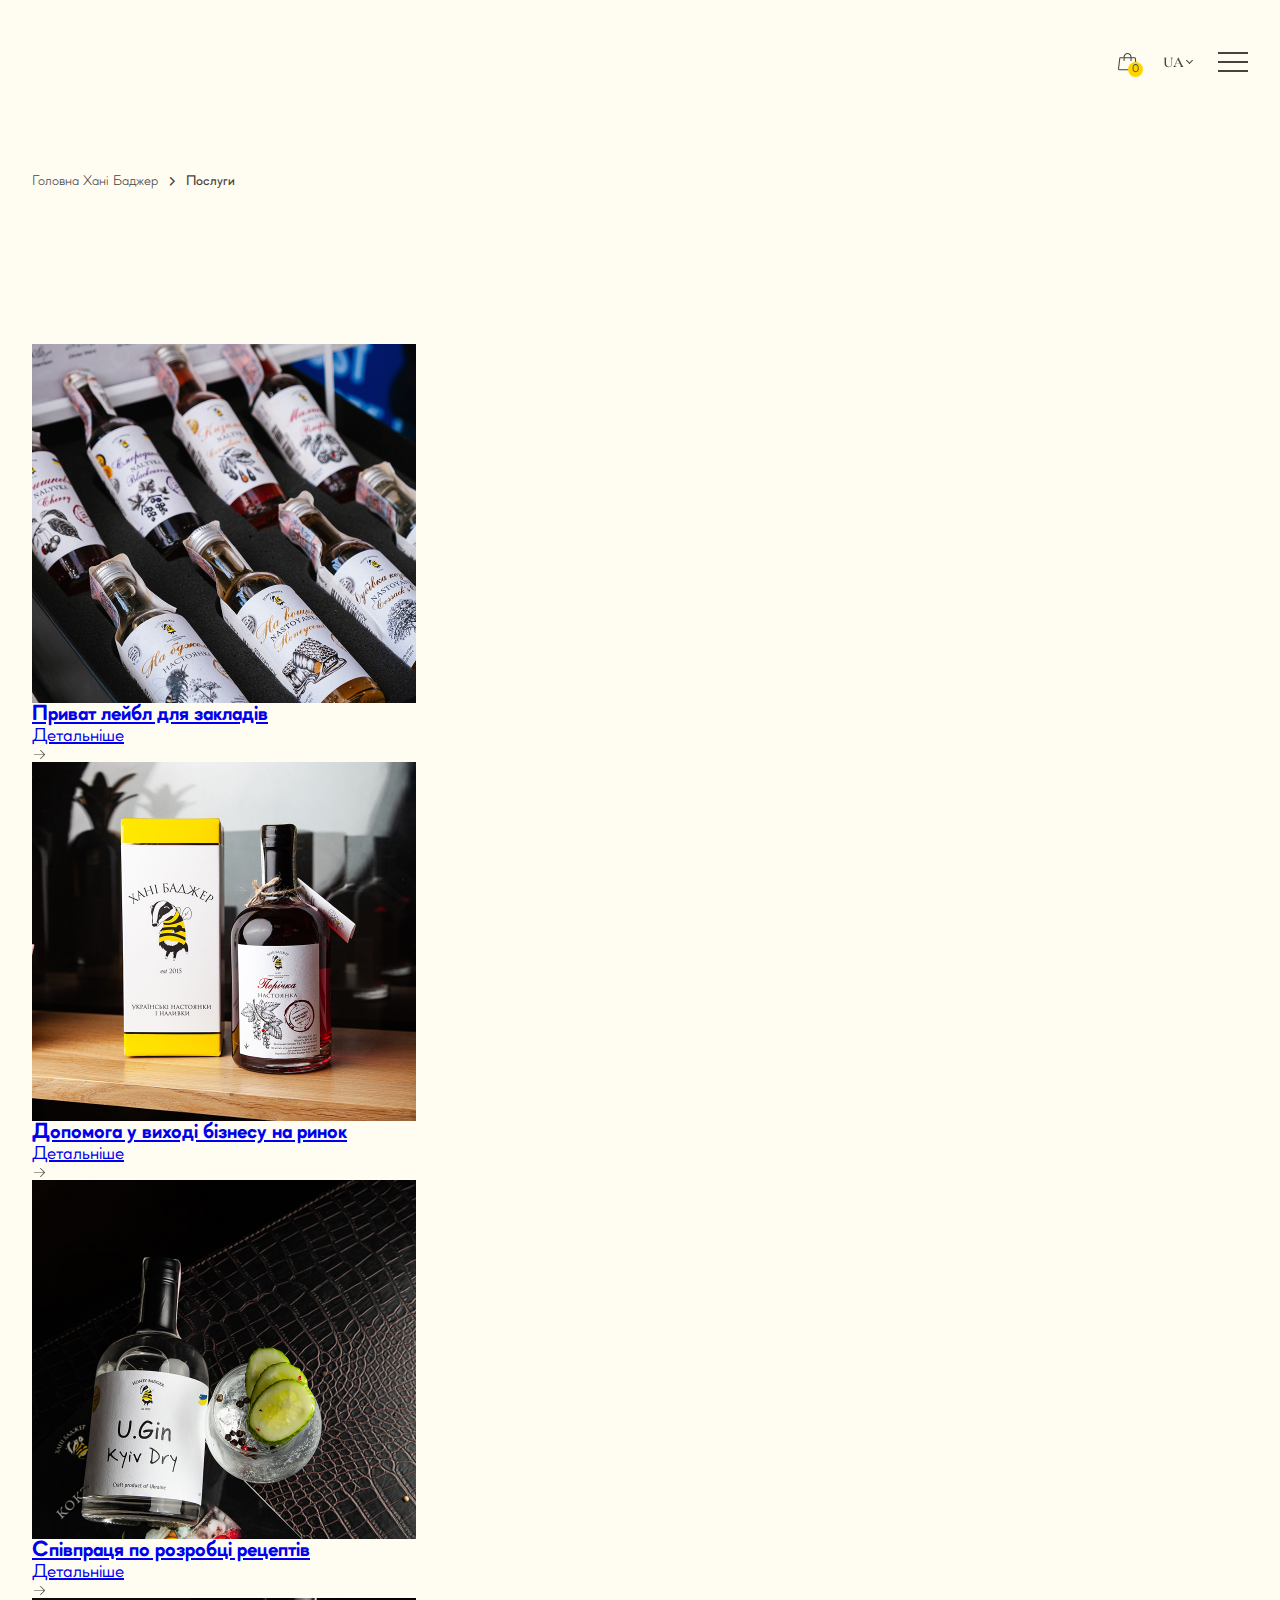
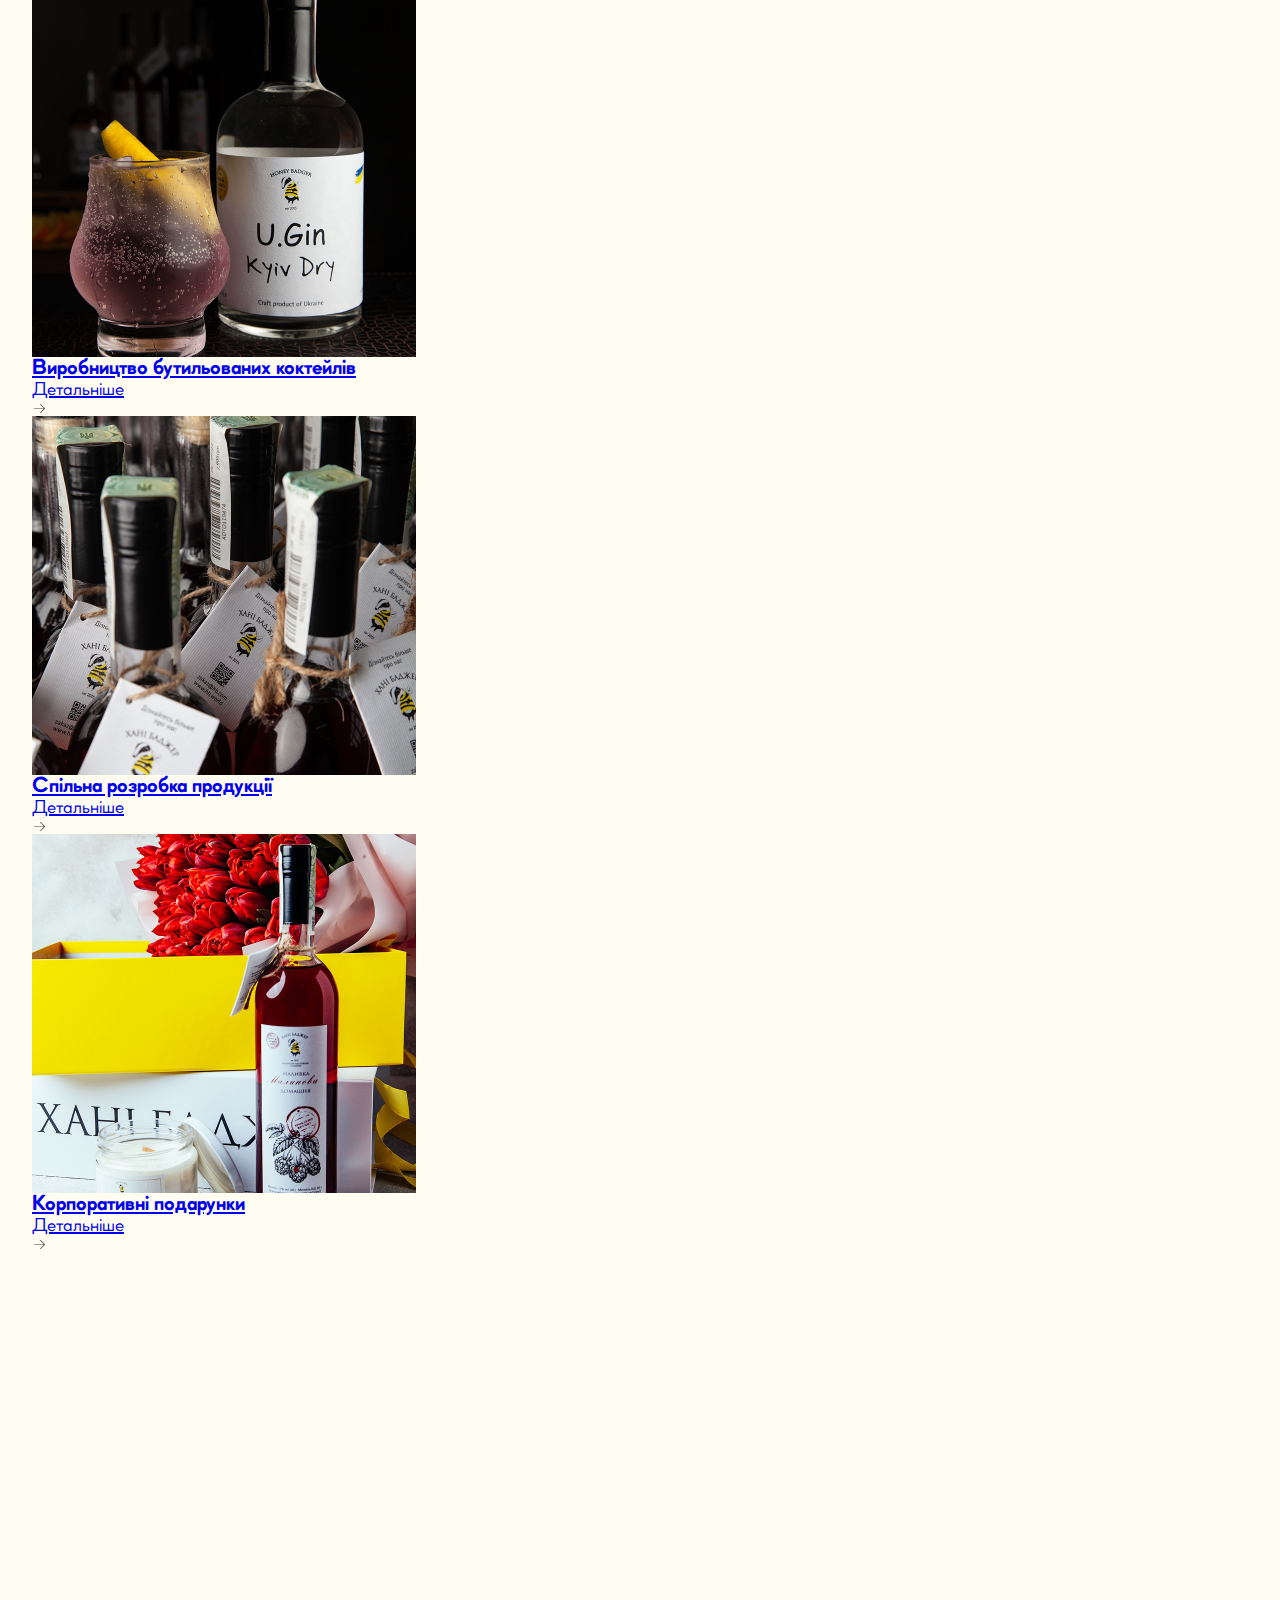
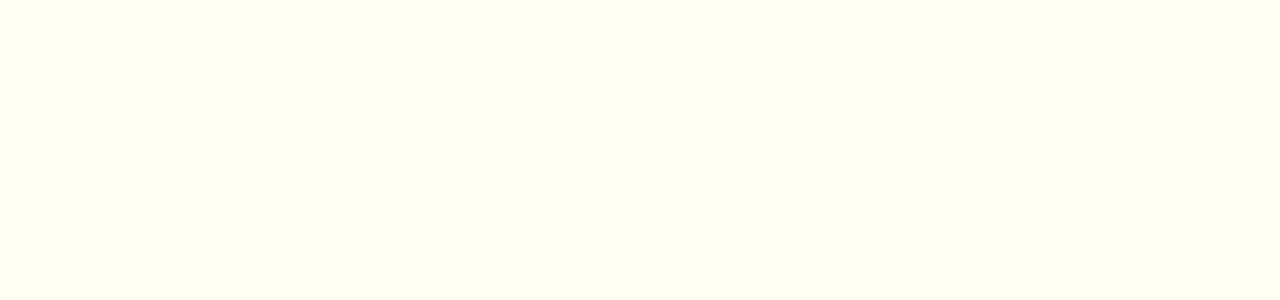
<file: services.html>
<!DOCTYPE html>
<html lang="uk">

<head>
    <meta charset="UTF-8">
    <meta name="viewport" content="width=device-width, initial-scale=1.0">
    <title>Хані Баджер - ПОСЛУГИ</title>

    <link rel="stylesheet" href="css/reset.css">
    <link rel="stylesheet" href="css/swiper-bundle.min.css" />
    <link rel="stylesheet" href="css/aos.css">

    <link rel="stylesheet" href="css/fonts.css">
    <link rel="stylesheet" href="css/style.css">
    <link rel="stylesheet" href="css/style-mobile.css">
    <link rel="stylesheet" href="css/fancybox.css">
</head>

<body>
    <header class="header header--black">
        <div class="container header__container">
            <nav class="header__nav">
                <ul class="header__nav-list">
                    <li class="header__nav-item">
                        <a href="#" class="header__nav-link">Каталог</a>
                        <ul class="header__sub-list">
                            <li class="header__sub-item">
                                <a href="#" class="header__sub-link">Напої</a>
                                <ul class="header__sub-list">
                                    <li class="header__sub-item"><a href="#" class="header__sub-link">Настоянки</a></li>
                                    <li class="header__sub-item"><a href="#" class="header__sub-link">Наливки</a></li>
                                    <li class="header__sub-item"><a href="#" class="header__sub-link">Джин</a></li>
                                </ul>
                            </li>
                            <li class="header__sub-item">
                                <a href="#" class="header__sub-link">Гурме</a>
                            </li>
                            <li class="header__sub-item">
                                <a href="#" class="header__sub-link">Мерч</a>
                            </li>
                            <li class="header__sub-item">
                                <a href="#" class="header__sub-link">Набори</a>
                            </li>
                        </ul>
                    </li>
                    <li class="header__nav-item"><a href="#" class="header__nav-link">Наша історія</a></li>
                    <li class="header__nav-item"><a href="#" class="header__nav-link">Новини</a></li>
                    <li class="header__nav-item"><a href="#" class="header__nav-link">Контакти</a></li>
                </ul>
            </nav>
            <a href="/" class="header__logo">
                <div class="header__logo-img" style="background-image: url('../img/logo.png')"></div>
            </a>
            <div class="header__action">
                <form class="header__search-form">
                    <input class="header__search-input" type="search" placeholder="Пошук..." aria-label="Пошук">
                    <button class="header__contact-btn" type="button">
                        <img src="img/search.svg" width="20" height="20" alt="Пошук" aria-hidden="true">
                    </button>
                </form>
                <a href="#" class="header__basket" aria-label="Кошик">
                    <img src="img/basket.svg" alt="" aria-hidden="true">
                    <span class="header__basket-count">0</span>
                </a>
                <div class="header__lang">
                    <button class="header__lang-btn" type="button">UA</button>
                    <ul class="header__lang-dropdown">
                        <li><a href="#" class="header__lang-option active">UA</a></li>
                        <li><a href="#" class="header__lang-option">EN</a></li>
                    </ul>
                </div>
            </div>
            <!-- Burger Button -->
            <button class="burger-btn" type="button" aria-label="Меню">
                <span class="burger-line"></span>
                <span class="burger-line"></span>
                <span class="burger-line"></span>
            </button>
        </div>
    </header>

    <main class="main">
        <section class="mixology-page">
            <div class="container">
                <nav class="breadcrumbs breadcrumbs--black" aria-label="Хлібні крихти">
                    <ol class="breadcrumbs__list">
                        <li class="breadcrumbs__item">
                            <a href="/" class="breadcrumbs__link">Головна Хані Баджер</a>
                        </li>
                        <li class="breadcrumbs__item">
                            <span class="breadcrumbs__current" aria-current="page">Послуги</span>
                        </li>
                    </ol>
                </nav>

                <div class="mixology-page__header title-row" data-aos="fade-down" data-aos-duration="1000">
                    <h1 class="heading-big font-heading">ПОСЛУГИ</h1>
                    <div class="title-row__text">
                        <p>Lorem ipsum dolor sit amet consectetur. Id non sapien nulla potenti malesuada in nunc ornare
                            nam. Integer posuere iaculis turpis massa. Orci tellus odio. Lorem ipsum dolor sit amet
                            consectetur. Id non sapien nulla potenti malesuada in nunc ornare nam. Integer posuere
                            iaculis turpis massa. Orci tellus odio</p>
                    </div>
                </div>

                <div class="services-body">
                    <article class="services-body-article">
                        <a href="/" class="services-body-article-link">
                            <div class="services-body-article-image">
                                <img src="img/services-article1.jpg" width="384" height="359" loading="lazy" alt="">
                            </div>
                            <h3>Приват лейбл для закладів</h3>
                            <span>Детальніше
                                <img src="img/icons/arrow-right.svg" width="15" height="15" alt="">
                            </span>
                        </a>
                    </article>
                    <article class="services-body-article">
                        <a href="/" class="services-body-article-link">
                            <div class="services-body-article-image">
                                <img src="img/services-article2.jpg" width="384" height="359" loading="lazy" alt="">
                            </div>
                            <h3>Допомога у виході бізнесу на ринок</h3>
                            <span>Детальніше
                                <img src="img/icons/arrow-right.svg" width="15" height="15" alt="">
                            </span>
                        </a>
                    </article>
                    <article class="services-body-article">
                        <a href="/" class="services-body-article-link">
                            <div class="services-body-article-image">
                                <img src="img/services-article3.jpg" width="384" height="359" loading="lazy" alt="">
                            </div>
                            <h3>Співпраця по розробці рецептів</h3>
                            <span>Детальніше
                                <img src="img/icons/arrow-right.svg" width="15" height="15" alt="">
                            </span>
                        </a>
                    </article>
                    <article class="services-body-article">
                        <a href="/" class="services-body-article-link">
                            <div class="services-body-article-image">
                                <img src="img/services-article4.jpg" width="384" height="359" loading="lazy" alt="">
                            </div>
                            <h3>Виробництво бутильованих коктейлів</h3>
                            <span>Детальніше
                                <img src="img/icons/arrow-right.svg" width="15" height="15" alt="">
                            </span>
                        </a>
                    </article>
                    <article class="services-body-article">
                        <a href="/" class="services-body-article-link">
                            <div class="services-body-article-image">
                                <img src="img/services-article5.jpg" width="384" height="359" loading="lazy" alt="">
                            </div>
                            <h3>Спільна розробка продукції</h3>
                            <span>Детальніше
                                <img src="img/icons/arrow-right.svg" width="15" height="15" alt="">
                            </span>
                        </a>
                    </article>
                    <article class="services-body-article">
                        <a href="/" class="services-body-article-link">
                            <div class="services-body-article-image">
                                <img src="img/services-article6.jpg" width="384" height="359" loading="lazy" alt="">
                            </div>
                            <h3>Корпоративні подарунки</h3>
                            <span>Детальніше
                                <img src="img/icons/arrow-right.svg" width="15" height="15" alt="">
                            </span>
                        </a>
                    </article>
                </div>
            </div>
        </section>
    </main>

    <footer class="footer" data-aos="fade-up" data-aos-duration="1000">
        <div class="container">
            <div class="footer__top">
                <!-- Column 1: Info -->
                <div class="footer__col footer__col--info">
                    <div class="footer__logo-wrapper">
                        <a href="/" class="footer__logo-link" aria-label="На головну">
                            <img src="img/logo.png" width="126" height="140" alt="Логотип Хані Баджер"
                                class="footer__logo">
                        </a>
                        <p class="footer__slogan">Хані Баджер: настоянки та наливки.</p>
                    </div>
                    <address class="footer__address">
                        <ul class="footer__contacts">
                            <li class="footer__contact-item">
                                <a href="tel:+380955154646" class="footer__contact-link">
                                    <img src="img/icons/phone-icon.svg" width="25" height="25" alt=""
                                        aria-hidden="true">
                                    +380 95 515 46 46
                                </a>
                            </li>
                            <li class="footer__contact-item">
                                <a href="mailto:zakaz@hb.world" class="footer__contact-link">
                                    <img src="img/icons/email-icon.svg" width="25" height="25" alt=""
                                        aria-hidden="true">
                                    zakaz@hb.world
                                </a>
                            </li>
                            <li class="footer__contact-item">
                                <span class="footer__contact-text">
                                    <img src="img/icons/location-icon.svg" width="25" height="25" alt=""
                                        aria-hidden="true">
                                    Адреса: вул. Грушецька 16, м. Київ, Україна
                                </span>
                            </li>
                        </ul>
                    </address>
                    <ul class="footer__socials">
                        <li class="footer__social-item">
                            <a href="#" class="footer__social-link" target="_blank" rel="noopener noreferrer"
                                aria-label="Facebook">
                                <img src="img/icons/facebook.svg" width="22" height="22" alt="" aria-hidden="true">
                            </a>
                        </li>
                        <li class="footer__social-item">
                            <a href="#" class="footer__social-link" target="_blank" rel="noopener noreferrer"
                                aria-label="Instagram">
                                <img src="img/icons/instagram.svg" width="22" height="22" alt="" aria-hidden="true">
                            </a>
                        </li>
                        <li class="footer__social-item">
                            <a href="#" class="footer__social-link" target="_blank" rel="noopener noreferrer"
                                aria-label="Telegram">
                                <img src="img/icons/telegram.svg" width="22" height="22" alt="" aria-hidden="true">
                            </a>
                        </li>
                    </ul>
                </div>

                <!-- Column 2: Navigation -->
                <nav class="footer__nav" aria-label="Навігація у футері">
                    <div class="footer__nav-group">
                        <h3 class="footer__title">Навігація</h3>
                        <ul class="footer__nav-list">
                            <li class="footer__nav-item has-submenu">
                                <div class="footer__nav-head">
                                    <span class="footer__nav-link">Каталог</span>
                                    <button class="footer__arrow" aria-label="Відкрити підменю"></button>
                                </div>
                                <ul class="footer__sub-list">
                                    <li class="footer__sub-item"><a href="#" class="footer__sub-link">Напої</a></li>
                                    <li class="footer__sub-item"><a href="#" class="footer__sub-link">Гурме</a></li>
                                    <li class="footer__sub-item"><a href="#" class="footer__sub-link">Мерч</a></li>
                                    <li class="footer__sub-item"><a href="#" class="footer__sub-link">Набори</a></li>
                                </ul>
                            </li>
                            <li class="footer__nav-item"><a href="#" class="footer__nav-link">Послуги</a></li>
                            <li class="footer__nav-item"><a href="#" class="footer__nav-link">Наша історія</a></li>
                            <li class="footer__nav-item"><a href="#" class="footer__nav-link">Про виробництво</a>
                            </li>
                            <li class="footer__nav-item"><a href="#" class="footer__nav-link">Контакти</a></li>
                            <li class="footer__nav-item"><a href="#" class="footer__nav-link">Партнерство</a></li>
                            <li class="footer__nav-item"><a href="#" class="footer__nav-link">Відгуки</a></li>
                            <li class="footer__nav-item"><a href="#" class="footer__nav-link">Блог</a></li>
                        </ul>
                    </div>
                    <div class="footer__nav-group">
                        <h3 class="footer__title">Покупцям</h3>
                        <ul class="footer__nav-list">
                            <li class="footer__nav-item"><a href="#" class="footer__nav-link">Доставка та оплата</a>
                            </li>
                            <li class="footer__nav-item"><a href="#" class="footer__nav-link">Повернення товару</a>
                            </li>
                        </ul>
                    </div>
                </nav>

                <!-- Column 3: Subscription & Payment -->
                <div class="footer__col footer__col--subscribe">
                    <h3 class="footer__title">Підписка</h3>
                    <div class="footer__subscribe-wrapper">
                        <p class="footer__subscribe-desc">Ми з радістю будемо сповіщати Вас про вигідні знижки і
                            цікаві матеріали у блозі</p>
                        <form class="footer__form">
                            <input type="email" class="footer__input" placeholder="Ваш email"
                                aria-label="Введіть ваш email" required>
                            <button type="submit" class="btn btn-dark footer__btn">Підписатися</button>
                        </form>
                    </div>
                    <div class="footer__payments">
                        <h3 class="footer__title">Оплата</h3>
                        <ul class="footer__payments-list">
                            <li class="footer__payments-item">
                                <img src="img/icons/footer-subscription1.jpg" width="51" height="32" alt="Visa">
                            </li>
                            <li class="footer__payments-item">
                                <img src="img/icons/footer-subscription2.jpg" width="51" height="32" alt="Mastercard">
                            </li>
                            <li class="footer__payments-item">
                                <img src="img/icons/footer-subscription3.png" width="51" height="32" alt="Privat24">
                            </li>
                        </ul>
                    </div>
                </div>
            </div>

            <div class="footer__bottom">
                <p class="footer__copyright">© Хані Баджер 2015-2024. Усі права захищені.</p>
                <div class="footer__developer">
                    <span>Розробка та підтримка</span>
                    <a href="https://arto.agency/" target="_blank" rel="noopener noreferrer">
                        <img src="img/agancy.png" width="56" height="13" alt="ARTO Agency">
                    </a>
                </div>
                <ul class="footer__legal">
                    <li class="footer__legal-item">
                        <a href="#" class="footer__legal-link">Договір публічної оферти</a>
                    </li>
                    <li class="footer__legal-item">
                        <a href="#" class="footer__legal-link">Політика конфіденційності</a>
                    </li>
                </ul>
            </div>
        </div>
    </footer>

    <!-- Mobile Menu Block -->
    <div class="mobile-menu">
        <div class="mobile-menu__inner">
            <nav class="mobile-menu__nav">
                <ul class="mobile-menu__list">
                    <li class="mobile-menu__item has-submenu">
                        <div class="mobile-menu__head">
                            <a href="#" class="mobile-menu__link">Каталог</a>
                            <button class="mobile-menu__arrow" aria-label="Відкрити підменю"></button>
                        </div>
                        <ul class="mobile-menu__sub-list">
                            <li class="mobile-menu__sub-item has-submenu">
                                <div class="mobile-menu__head">
                                    <a href="#" class="mobile-menu__sub-link">Напої</a>
                                    <button class="mobile-menu__arrow" aria-label="Відкрити підменю"></button>
                                </div>
                                <ul class="mobile-menu__sub-list">
                                    <li class="mobile-menu__sub-item"><a href="#"
                                            class="mobile-menu__sub-link">Настоянки</a></li>
                                    <li class="mobile-menu__sub-item"><a href="#"
                                            class="mobile-menu__sub-link">Наливки</a></li>
                                    <li class="mobile-menu__sub-item"><a href="#" class="mobile-menu__sub-link">Джин</a>
                                    </li>
                                </ul>
                            </li>
                            <li class="mobile-menu__sub-item">
                                <a href="#" class="mobile-menu__sub-link">Гурме</a>
                            </li>
                            <li class="mobile-menu__sub-item">
                                <a href="#" class="mobile-menu__sub-link">Мерч</a>
                            </li>
                            <li class="mobile-menu__sub-item">
                                <a href="#" class="mobile-menu__sub-link">Набори</a>
                            </li>
                        </ul>
                    </li>
                    <li class="mobile-menu__item"><a href="#" class="mobile-menu__link">Наша історія</a></li>
                    <li class="mobile-menu__item"><a href="#" class="mobile-menu__link">Новини</a></li>
                    <li class="mobile-menu__item"><a href="#" class="mobile-menu__link">Контакти</a></li>
                </ul>
            </nav>
        </div>
    </div>

    <script src="js/swiper-bundle.min.js"></script>
    <script src="js/aos.js"></script>
    <script src="js/fancybox.umd.js"></script>
    <script src="js/script.js"></script>
</body>

</html>
</file>
<file: css/fonts.css>
@font-face {
    font-family: 'Cormorant Garamond';
    src: url('../fonts/CormorantGaramond-Regular.ttf') format('truetype');
    font-weight: 400;
    font-style: normal;
    font-display: swap;
}

@font-face {
    font-family: 'Cormorant Garamond';
    src: url('../fonts/CormorantGaramond-SemiBold.ttf') format('truetype');
    font-weight: 600;
    font-style: normal;
    font-display: swap;
}

@font-face {
    font-family: 'Cormorant Garamond';
    src: url('../fonts/CormorantGaramond-Bold.ttf') format('truetype');
    font-weight: 700;
    font-style: normal;
    font-display: swap;
}

@font-face {
    font-family: 'Great Vibes';
    src: url('../fonts/GreatVibes-Regular.ttf') format('truetype');
    font-weight: 400;
    font-style: normal;
    font-display: swap;
}

@font-face {
    font-family: 'Mazzard Soft L';
    src: url('../fonts/MazzardSoftL-Thin.otf') format('opentype');
    font-weight: 100;
    font-style: normal;
    font-display: swap;
}

@font-face {
    font-family: 'Mazzard Soft L';
    src: url('../fonts/MazzardSoftL-ThinItalic.otf') format('opentype');
    font-weight: 100;
    font-style: italic;
    font-display: swap;
}

@font-face {
    font-family: 'Mazzard Soft L';
    src: url('../fonts/MazzardSoftL-ExtraLight.otf') format('opentype');
    font-weight: 200;
    font-style: normal;
    font-display: swap;
}

@font-face {
    font-family: 'Mazzard Soft L';
    src: url('../fonts/MazzardSoftL-ExtraLightItalic.otf') format('opentype');
    font-weight: 200;
    font-style: italic;
    font-display: swap;
}

@font-face {
    font-family: 'Mazzard Soft L';
    src: url('../fonts/MazzardSoftL-Light.otf') format('opentype');
    font-weight: 300;
    font-style: normal;
    font-display: swap;
}

@font-face {
    font-family: 'Mazzard Soft L';
    src: url('../fonts/MazzardSoftL-LightItalic.otf') format('opentype');
    font-weight: 300;
    font-style: italic;
    font-display: swap;
}

@font-face {
    font-family: 'Mazzard Soft L';
    src: url('../fonts/MazzardSoftL-Regular.otf') format('opentype');
    font-weight: 400;
    font-style: normal;
    font-display: swap;
}

@font-face {
    font-family: 'Mazzard Soft L';
    src: url('../fonts/MazzardSoftL-Italic.otf') format('opentype');
    font-weight: 400;
    font-style: italic;
    font-display: swap;
}

@font-face {
    font-family: 'Mazzard Soft L';
    src: url('../fonts/MazzardSoftL-Medium.otf') format('opentype');
    font-weight: 500;
    font-style: normal;
    font-display: swap;
}

@font-face {
    font-family: 'Mazzard Soft L';
    src: url('../fonts/MazzardSoftL-MediumItalic.otf') format('opentype');
    font-weight: 500;
    font-style: italic;
    font-display: swap;
}

@font-face {
    font-family: 'Mazzard Soft L';
    src: url('../fonts/MazzardSoftL-SemiBold.otf') format('opentype');
    font-weight: 600;
    font-style: normal;
    font-display: swap;
}

@font-face {
    font-family: 'Mazzard Soft L';
    src: url('../fonts/MazzardSoftL-SemiBoldItalic.otf') format('opentype');
    font-weight: 600;
    font-style: italic;
    font-display: swap;
}

@font-face {
    font-family: 'Mazzard Soft L';
    src: url('../fonts/MazzardSoftL-Bold.otf') format('opentype');
    font-weight: 700;
    font-style: normal;
    font-display: swap;
}

@font-face {
    font-family: 'Mazzard Soft L';
    src: url('../fonts/MazzardSoftL-BoldItalic.otf') format('opentype');
    font-weight: 700;
    font-style: italic;
    font-display: swap;
}

@font-face {
    font-family: 'Mazzard Soft L';
    src: url('../fonts/MazzardSoftL-ExtraBold.otf') format('opentype');
    font-weight: 800;
    font-style: normal;
    font-display: swap;
}

@font-face {
    font-family: 'Mazzard Soft L';
    src: url('../fonts/MazzardSoftL-ExtraBoldItalic.otf') format('opentype');
    font-weight: 800;
    font-style: italic;
    font-display: swap;
}

@font-face {
    font-family: 'Mazzard Soft L';
    src: url('../fonts/MazzardSoftL-Black.otf') format('opentype');
    font-weight: 900;
    font-style: normal;
    font-display: swap;
}

@font-face {
    font-family: 'Mazzard Soft L';
    src: url('../fonts/MazzardSoftL-BlackItalic.otf') format('opentype');
    font-weight: 900;
    font-style: italic;
    font-display: swap;
}

@font-face {
    font-family: 'Mistral';
    src: url('../fonts/Mistral.ttf') format('truetype');
    font-weight: 400;
    font-style: normal;
    font-display: swap;
}
</file>
<file: css/style.css>
/* ==========================================================================
   Variables
   ========================================================================== */
:root {

    --container: 1440px;
    --section-padding-y: 120px;

    --section-padding-x: 120px;



    --color-white: #fff;
    --color-text: #47423E;
    --color-bg: #F6E4C0;
    --color-body: #FFFDF2;


    --text-font: 'Mazzard Soft L', sans-serif;
    --heading-font: 'Cormorant Garamond', serif;
    --decorative-font: 'Great Vibes', cursive;


    --heading-big-size: 65px;
    --heading-medium-size: 48px;
    --heading-general-size: 40px;
    --heading-small-size: 25px;
    --heading-exsmall-size: 18px;



    --decorative-big-size: 44px;
    --decorative-general-size: 25px;


    --text-general-size: 20px;
    --text-big-size: 25px;
    --text-secondary-size: 15px;
    --text-small-size: 12px;
    --btn-font-size: 22px;


    --quote-font: 'Mistral', cursive;


    --box-shadow-default: 1px 1px 4px 0 rgba(71, 66, 62, 0.24);
}

/* ==========================================================================
   Base Styles
   ========================================================================== */
html.lenis,
html.lenis body {
    height: auto;
}

.lenis.lenis-smooth {
    scroll-behavior: auto !important;
}

.lenis.lenis-smooth [data-lenis-prevent] {
    overscroll-behavior: contain;
}

.lenis.lenis-stopped {
    overflow: hidden;
}

.lenis.lenis-scrolling iframe {
    pointer-events: none;
}

html {
    width: 100%;
    overflow-x: hidden;
}

body {
    font-family: var(--text-font);
    font-size: var(--text-general-size);
    color: var(--color-text);
    background: var(--color-body);
    overflow-x: hidden;
    position: relative;
    width: 100%;
    font-weight: 400;
    line-height: normal;
    -webkit-font-smoothing: antialiased;
}

.header--white {
    color: var(--color-white);
}

.header--white .header__nav-link {
    color: var(--color-white);
}

.header--white .header__lang-btn {
    color: var(--color-white);
}

.header--white .header__search-input {
    color: var(--color-white);
}



.header--black .header__nav-link {
    color: var(--color-text);
}

.header--black .menu-arrow {
    filter: brightness(0) saturate(100%) invert(21%) sepia(1%) saturate(3415%) hue-rotate(337deg) brightness(95%) contrast(80%);
}

.header--black .header__basket img {
    filter: brightness(0) saturate(100%) invert(21%) sepia(1%) saturate(3415%) hue-rotate(337deg) brightness(95%) contrast(80%);
}

.header--black .header__lang-btn {
    color: var(--color-text);
}

.header--black .header__contact-btn img {
    filter: brightness(0) saturate(100%) invert(21%) sepia(1%) saturate(3415%) hue-rotate(337deg) brightness(95%) contrast(80%);
}

.header--black .header__logo img {
    content: url("../img/icons/logo-black.png");
}

.header--black .header__search-input {
    color: var(--color-text);
    border-bottom: 1px solid var(--color-text);
}


.header--black .burger-line {
    background-color: var(--color-text);
}

.header--black {
    color: var(--color-text);
}


* {
    box-sizing: border-box;
    outline: none;
}

.container {
    max-width: var(--container);
    margin: 0 auto;
    width: 100%;
    padding-left: var(--section-padding-x);
    padding-right: var(--section-padding-x);
}

/* ==========================================================================
   Typography Utilities
   ========================================================================== */
.font-text {
    font-family: var(--text-font);
}

.font-heading {
    font-family: var(--heading-font);
}

.font-decorative {
    font-family: var(--decorative-font);
}


.heading-big {
    font-size: var(--heading-big-size);
}


.heading-medium {
    font-size: var(--heading-medium-size);
}


.heading-general {
    font-size: var(--heading-general-size);
}


.heading-small {
    font-size: var(--heading-small-size);
}


.heading-exsmall {
    font-size: var(--heading-exsmall-size);
}




.decorative-big {
    font-size: var(--decorative-big-size);
}


.decorative-general {
    font-size: var(--decorative-general-size);
}




.text-big {
    font-size: var(--text-big-size);
}

.text-secondary {
    font-size: var(--text-secondary-size);
}

.text-small {
    font-size: var(--text-small-size);
}


.nav-link {
    font-family: var(--heading-font);
    font-weight: 600;

    font-size: var(--text-secondary-size);
}

.nav-link-sub {
    font-family: var(--heading-font);
    font-weight: 600;

    font-size: var(--text-small-size);
}

/* ==========================================================================
   Buttons
   ========================================================================== */
.btn {
    display: inline-flex;
    align-items: center;
    justify-content: center;
    height: 50px;
    padding: 0 0.9em;
    font-weight: 500;
    font-family: var(--text-font);
    font-size: var(--btn-font-size);
    text-decoration: none;
    border: none;
    gap: 10px;
    cursor: pointer;
    transition: all 0.3s ease;
}


.btn-white {
    border-radius: 1px;
    color: var(--color-text);
    background: var(--color-bg);
    box-shadow: var(--box-shadow-default);
}

.btn-white:hover {
    opacity: 0.9;
}

.btn-transparent {
    background-color: transparent;
    border: 1px solid var(--color-white);
    color: var(--color-white);
}

.btn-transparent:hover {
    background-color: var(--color-white);
    color: var(--color-text);
}

.btn-transparent:hover img {
    filter: brightness(0) saturate(100%) invert(25%) sepia(2%) saturate(2124%) hue-rotate(344deg) brightness(90%) contrast(87%);
}


.btn-dark {
    background-color: var(--color-text);
    color: var(--color-white);
}

.btn-dark:hover {
    opacity: 0.9;
}

/* ==========================================================================
   WYSIWYG / Editor Content
   ========================================================================== */
.editor-elements p {
    margin-bottom: 1.2em;
}

.editor-elements h2,
.editor-elements h3 {
    margin-top: 2em;
    margin-bottom: 1.5em;
    font-family: var(--heading-font);
}

.editor-elements ul,
.editor-elements ol {
    margin-top: 1.5em;
    margin-bottom: 1.5em;
    padding-left: 1.5em;
    list-style-position: inside;
}

.editor-elements ul li,
.editor-elements ol li {
    margin-bottom: 0.8em;
}

.breadcrumbs__list {
    display: flex;
    align-items: center;
    gap: 10px;
    margin: 0;
    list-style: none;
    padding: 0;
}

.breadcrumbs__current {
    font-weight: 500;
    color: var(--color-white);
    font-family: var(--text-font);
    font-size: 15px;
}

.breadcrumbs--black .breadcrumbs__current {
    color: var(--color-text);
}

.breadcrumbs__link {
    display: flex;
    align-items: center;
    gap: 10px;
    color: var(--color-white);
    font-family: var(--text-font);
    font-size: 15px;
    font-weight: 300;
    text-decoration: none;
}

.breadcrumbs--black .breadcrumbs__link {
    color: var(--color-text);
}

.breadcrumbs__link::after {
    content: "›";
    font-size: 30px;
    color: var(--color-white);
}

.breadcrumbs--black .breadcrumbs__link::after {
    color: var(--color-text);
}

/* ==========================================================================
   Burger & Mobile Menu (Minimal)
   ========================================================================== */


.burger-btn {
    display: none;
    position: relative;
    width: 30px;
    height: 20px;
    background: transparent;
    border: none;
    cursor: pointer;
    z-index: 110;
    padding: 0;
}

.burger-line {
    position: absolute;
    left: 0;
    width: 100%;
    height: 2px;
    transition: all 0.3s ease;
}

.burger-line:nth-child(1) {
    top: 0;
}

.burger-line:nth-child(2) {
    top: 50%;
    transform: translateY(-50%);
}

.burger-line:nth-child(3) {
    bottom: 0;
}


.burger-btn.is-active .burger-line {
    background-color: var(--color-text);
}

.burger-btn.is-active .burger-line:nth-child(1) {
    top: 50%;
    transform: translateY(-50%) rotate(45deg);
}

.burger-btn.is-active .burger-line:nth-child(2) {
    opacity: 0;
}

.burger-btn.is-active .burger-line:nth-child(3) {
    bottom: 50%;
    transform: translateY(50%) rotate(-45deg);
}


.mobile-menu {
    position: fixed;
    top: 0;
    left: 0;
    width: 100%;
    height: 100%;
    background-color: var(--color-bg);
    z-index: 105;
    padding-top: 80px;
    transform: translateX(100%);
    transition: transform 0.3s cubic-bezier(0.77, 0.2, 0.05, 1.0);
    visibility: hidden;
}

.mobile-menu.is-active {
    transform: translateX(0);
    visibility: visible;
}

.mobile-menu__inner {
    padding: 20px;
    height: 100%;
    overflow-y: auto;
}


.mobile-menu__list,
.mobile-menu__sub-list {
    list-style: none;
    padding: 0;
    margin: 0;
}

.mobile-menu__item {
    border-bottom: 1px solid rgba(0, 0, 0, 0.1);
}

.mobile-menu__head {
    display: flex;
    justify-content: space-between;
    align-items: center;
}

.mobile-menu__link,
.mobile-menu__sub-link {
    padding: 15px 0;
    width: max-content;
    font-size: 18px;
    color: var(--color-text);
    flex-grow: 1;
}

.mobile-menu__arrow {
    width: 44px;
    height: 44px;
    background: transparent;
    border: none;
    position: relative;
    cursor: pointer;
    flex-shrink: 0;
}

.mobile-menu__arrow::before,
.mobile-menu__arrow::after {
    content: '';
    position: absolute;
    width: 12px;
    height: 2px;
    background-color: var(--color-text);
    top: 50%;
    left: 50%;
    transform: translate(-50%, -50%);
    transition: transform 0.3s ease;
}

.mobile-menu__arrow::after {
    transform: translate(-50%, -50%) rotate(90deg);
}


.mobile-menu__item.is-open>.mobile-menu__head .mobile-menu__arrow::after,
.mobile-menu__sub-item.is-open>.mobile-menu__head .mobile-menu__arrow::after {
    transform: translate(-50%, -50%) rotate(0deg);
}

.mobile-menu__sub-list {
    display: none;
    background-color: rgba(0, 0, 0, 0.02);
    padding-left: 20px;
}

.mobile-menu__item.is-open>.mobile-menu__sub-list,
.mobile-menu__sub-item.is-open>.mobile-menu__sub-list {
    display: block;
    animation: fadeIn 0.3s ease;
}

@keyframes fadeIn {
    from {
        opacity: 0;
        transform: translateY(-5px);
    }

    to {
        opacity: 1;
        transform: translateY(0);
    }
}


body.no-scroll {
    overflow: hidden;
}


body.no-scroll .header__logo,
body.no-scroll .header__nav,
body.no-scroll .header__action {
    opacity: 0;
    pointer-events: none;
    transition: opacity 0.3s ease;
}


@media (max-width: 1280px) {
    .burger-btn {
        display: block;
    }

    .header__nav {
        display: none;
    }
}

.pagination {
    display: flex;
    align-items: center;
    justify-content: center;
}

.pagination__list {
    margin: 0;
    padding: 0;
    list-style: none;
    display: flex;
    gap: 15px;
}

.pagination__link {
    color: var(--color-text);
    font-size: var(--text-small-size);
    font-weight: 300;
    text-decoration: none;
    padding: 2px 5px;
}

.pagination__link.is-active {
    border-radius: 1px;
    background: var(--color-text);
    color: var(--color-white);
    text-decoration: underline;
}


/* ==========================================================================
   HEADER
   ========================================================================== */

.header {
    position: absolute;
    top: 0;
    left: 0;
    width: 100%;
    display: flex;
    padding: 10px 0;
    z-index: 200;
}

.header__logo {
    width: 94px;
    height: 104px;
    aspect-ratio: 47/52;
    padding-top: 10px;
}

.header__logo img {
    width: 100%;
    height: 100%;
    object-fit: contain;
    display: block;
}

.header__container {
    display: flex;
    justify-content: space-between;
    align-items: center;
}


.header__nav-link,
.header__sub-link,
.footer__nav-link,
.footer__sub-link,
.mobile-menu__link,
.mobile-menu__sub-link {
    position: relative;
    text-decoration: none;
    display: inline-block;
}

.header__nav-link::after,
.header__sub-link::after,
.footer__nav-link::after,
.footer__sub-link::after,
.mobile-menu__link::after,
.mobile-menu__sub-link::after {
    content: '';
    position: absolute;
    width: 0;
    height: 1px;
    bottom: 0;
    left: 0;
    background-color: currentColor;
    transition: width 0.3s ease;
}

.header__nav-link:hover::after,
.header__sub-link:hover::after,
.footer__nav-link:hover::after,
.footer__sub-link:hover::after,
.mobile-menu__link:hover::after,
.mobile-menu__sub-link:hover::after {
    width: 100%;
}

.header__nav-item {
    position: relative;
}

.header__sub-item {
    position: relative;
}

.header__sub-item .header__sub-list {
    display: flex;
    flex-direction: column;
    gap: 3px;
}

.header__sub-item .header__sub-list .header__sub-link {
    color: var(--color-text);
    font-family: var(--heading-font);
    font-size: var(--text-small-size);
    font-weight: 600;
    text-transform: capitalize;
}


.header__sub-list {
    position: absolute;
    top: calc(100% + 5px);
    left: 0;
    width: 154px;
    padding: 14px 10px;
    list-style: none;
    display: flex;
    flex-direction: column;
    gap: 10px;
    margin: 0;
    opacity: 0;
    visibility: hidden;
    z-index: 10;
    background: var(--color-white);
    transition: opacity 0.3s, visibility 0.3s;
}

.header__sub-link {
    width: 100%;
    display: flex;
    align-items: center;
    justify-content: space-between;
    color: var(--color-text);
    font-family: var(--heading-font);
    font-size: var(--text-secondary-size);
    font-weight: 600;
    text-decoration: none;
    text-transform: uppercase;
}

.header__sub-item .header__sub-list {
    position: static;
    width: 100%;
    box-shadow: none;
    padding: 0 0 0 15px;

    margin-top: 5px;
    display: none;

    opacity: 1;

    visibility: visible;
    background: transparent;
}

.header__nav-item.is-active>.header__sub-list {

    opacity: 1;
    visibility: visible;
}

.header__sub-item.is-active>.header__sub-list {

    display: block;
}

.header__nav-item.has-submenu .header__nav-link .menu-arrow {
    background: url(../img/arrow-nav.svg);
    background-repeat: no-repeat;
    background-position: center;
    background-size: contain;
    width: 25px;
    height: 16px;
    flex-shrink: 0;
    transition: transform 0.3s;
}

.header__sub-item .menu-arrow {
    background: url(../img/arrow-nav.svg);
    background-repeat: no-repeat;
    background-position: center;
    background-size: contain;
    width: 25px;
    height: 16px;
    filter: brightness(0) saturate(100%) invert(18%) sepia(1%) saturate(6002%) hue-rotate(344deg) brightness(79%) contrast(67%);
    flex-shrink: 0;
    transition: transform 0.3s;
}

.header__nav-item.is-active>a>.menu-arrow {
    transform: rotate(180deg);
}

.header__sub-item.is-active>a>.menu-arrow {
    transform: rotate(-180deg);
}

.header__nav-list {
    display: flex;
    align-items: center;
    gap: 30px;
    padding: 0;
    margin: 0;
    list-style: none;
}

.header__nav-link {
    display: flex;
    align-items: center;
    gap: 3px;
    font-family: var(--heading-font);
    font-size: var(--text-secondary-size);
    font-weight: 600;
    text-transform: uppercase;
    text-decoration: none;
}


.header__lang {
    position: relative;
}

.header__lang-btn {
    background: transparent;
    border: none;
    font-family: var(--heading-font);
    font-weight: 600;
    font-size: var(--text-secondary-size);
    cursor: pointer;
    display: flex;
    align-items: center;
    gap: 3px;
    padding: 0;
    min-width: 30px;
}

.header__lang-btn::after {
    content: '';
    display: block;
    width: 5px;
    height: 5px;
    border-right: 1px solid currentColor;
    border-bottom: 1px solid currentColor;
    transform: rotate(45deg);
    margin-bottom: 3px;
    transition: transform 0.3s;
}

.header__lang.is-active .header__lang-btn::after {
    transform: rotate(-135deg);
    margin-bottom: -3px;
}

.header__lang-dropdown {
    position: absolute;
    top: 100%;
    right: 0;
    background-color: var(--color-bg);
    list-style: none;
    padding: 4px 5px;
    display: flex;
    flex-direction: column;
    gap: 1px;
    background: var(--color-white);
    box-shadow: 0 1px 1px 0 rgba(0, 0, 0, 0.25);
    opacity: 0;
    margin: 10px 0 0 0;
    visibility: hidden;
    transform: translateY(10px);
    transition: all 0.3s ease;
    z-index: 20;
}

.header__lang-dropdown li {
    display: flex;
}

.header__lang-option {
    color: var(--color-text);
    font-family: var(--heading-font);
    font-size: var(--text-small-size);
    font-weight: 300;
    text-decoration: none;
}

.header__lang.is-active .header__lang-dropdown {
    opacity: 1;
    visibility: visible;
    transform: translateY(0);
}




.header__action {
    display: flex;
    align-items: center;
    gap: 25px;
}

.header__search-form {
    position: relative;
    max-width: 180px;
    width: 100%;
}

.header__search-input {
    width: 100%;
    height: 20px;
    border: none;
    border-bottom: 1px solid var(--color-white);
    background: transparent;
    padding-right: 20px;
}

.header__search-input::placeholder {
    color: var(--color-white);
}

.header__contact-btn {
    position: absolute;
    top: 0;
    right: 0;
    width: 20px;
    height: 20px;
    background: transparent;
    border: none;
    cursor: pointer;
    padding: 0;
}

.header__contact-btn img {
    width: 100%;
    height: 100%;
    object-fit: contain;
    display: block;
}

.header__basket {
    width: 20px;
    height: 20px;
    position: relative;
    flex-shrink: 0;
}

.header__basket-count {
    position: absolute;
    bottom: -5px;
    right: -5px;
    padding: 2px;
    min-width: 15px;
    height: 15px;
    display: flex;
    align-items: center;
    line-height: 1;
    justify-content: center;
    flex-shrink: 0;
    background: #FFD500;
    color: var(--color-text);
    font-size: var(--text-small-size);
    border-radius: 50%;
}

.header__basket img {
    width: 100%;
    height: 100%;
    object-fit: contain;
    display: block;
}


/* ==========================================================================
   HERO SECTION
   ========================================================================== */

.hero {
    position: relative;
    min-height: 775px;
    padding-top: 226px;
    padding-bottom: 120px;
    display: flex;
}

.hero-bg {
    position: absolute;
    inset: 0;
    width: 100%;
    height: 100%;
    z-index: -1;
    overflow: hidden;
}

.hero .container {
    height: auto;
    display: flex;
    flex-direction: column;
}

.hero-title {
    color: var(--color-white);
}

.hero-action {
    display: flex;
    align-items: center;
    justify-content: center;
    gap: 24px;
    flex-wrap: wrap;
}

.hero-title .heading-big {
    font-weight: 700;
    text-align: center;
    text-transform: uppercase;
    margin-bottom: 18px;
}

.hero-blockquote {
    max-width: 512px;
    margin-left: auto;
    margin-top: auto;
    transform: rotate(5.289deg);
    margin-right: -45px;
}

.hero-quote {
    color: var(--color-bg);
    text-align: center;
    font-family: var(--quote-font);
    font-size: var(--decorative-general-size);
}

.hero-bg-cards {
    position: absolute;
    bottom: -115px;
    left: 91px;
    display: flex;
}

.hero-bg-card--1 {
    background-image: url(../img/smoll-card.svg);
    background-repeat: no-repeat;
    background-size: 100% 100%;
    background-position: center;
    background-color: transparent;
    height: 280px;
    width: 270px;
    transform: rotate(0.199deg);
    padding: 12px 12px 35px 5px;
    display: flex;
    align-items: center;
    justify-content: center;
    -webkit-mask-image: none;
    mask-image: none;
    border: none;
}

.hero-bg-card--1::before {
    content: '';
    background: url(../img/smoll-card-after.png);
    background-size: cover;
    background-repeat: no-repeat;
    position: absolute;
    top: -25px;
    right: 25px;
    width: 100px;
    height: 75px;
    transform: rotate(5deg);
    pointer-events: none;
}

.hero-bg-card--2 {
    margin-top: 55px;
    margin-left: -30px;
    background-image: url('../img/smoll-card2.svg');
    background-repeat: no-repeat;
    background-size: 100% 100%;
    background-position: center;
    background-color: transparent;
    height: 280px;
    width: 270px;
    padding: 10px 10px 35px 10px;
    display: flex;
    align-items: center;
    justify-content: center;
    -webkit-mask-image: none;
    mask-image: none;
    border: none;
}

.hero-bg-card--2::before {
    content: '';
    background: url(../img/smoll-card-after.png);
    background-size: contain;
    background-repeat: no-repeat;
    position: absolute;
    top: 55px;
    right: -20px;
    width: 100px;
    height: 75px;
    transform: rotate(15deg);
    pointer-events: none;
}


.hero-bg-card img {
    width: 220px;
    height: 100%;
}

.hero-title .decorative-big {
    text-align: center;
    margin-bottom: 38px;
}

.hero-bg>.hero-bg-image {
    position: absolute;
    inset: 0;
    width: 100%;
    height: 100%;
}

.hero-bg img {
    width: 100%;
    height: 100%;
    object-fit: cover;
    object-position: top;
    display: block;
}

.hero-bg-image {
    position: relative;
    -webkit-mask-image: url('../img/hero-after.png');
    mask-image: url('../img/hero-after.png');
    -webkit-mask-size: 100% 103%;
    mask-size: 100% 103%;
    -webkit-mask-repeat: no-repeat;
    mask-repeat: no-repeat;
    -webkit-mask-position: center;
    mask-position: center;
}

.hero-action .btn-white {
    max-width: 240px;
    width: 100%;
}

.hero-bg-image img {
    position: relative;
    z-index: 0;
}


/* ==========================================================================
   ABOUT SECTION
   ========================================================================== */

.about {
    padding: 315px 0 120px 0;
}

.about .container {
    padding: 0;
    position: relative;
}

.about__content {
    display: flex;
}

.about__box {
    display: flex;
    gap: 24px;
    align-items: center;
}

.about__image-wrapper {
    width: 402px;
    height: 537px;
    flex-shrink: 0;
    position: relative;
}

@keyframes spin {
    from {
        transform: rotate(0deg);
    }

    to {
        transform: rotate(360deg);
    }
}

.about__icon-animation {
    position: absolute;
    top: -67px;
    right: -67px;
    width: 135px;
    height: 135.248px;
    animation: spin 10s linear infinite;
}

.about__info {
    max-width: 700px;
    width: 100%;
    display: flex;
    flex-direction: column;
    position: relative;
    z-index: 2;
}

.about__info .decorative-big {
    font-family: var(--decorative-font);
    color: var(--color-text);
    margin-bottom: 4px;
}

.about__info .font-heading {
    font-size: var(--heading-medium-size);
    font-weight: 700;
    text-transform: uppercase;
    margin-bottom: 16px;
}

.about__info p {
    font-family: var(--text-font);
    font-size: var(--text-general-size);
    max-width: 501px;
    width: 100%;
    margin-bottom: 30px;
}

.about__map {
    position: absolute;
    top: -177px;
    right: 0;
    width: 681px;
    height: 462.704px;
    z-index: 1;
}

.about__info .btn {
    width: 180px;
}

/* ==========================================================================
   AWARDS
   ========================================================================== */

.awards__swiper .swiper-wrapper {
    transition-timing-function: linear !important;
}

.about__map-caption {
    position: absolute;
    top: 80px;
    left: 188px;
    display: flex;
    flex-direction: column;
    gap: 3px;
    align-items: center;
}

.about__address {
    display: flex;
    gap: 3px;
    flex-direction: column;
    font-style: normal;
}

.about__address-name {
    text-align: center;
    font-family: var(--text-font);
    font-size: var(--text-secondary-size);
    line-height: 1.2;
}

.about__address-location {
    text-align: center;
    font-family: var(--text-font);
    font-size: var(--text-small-size);
}

.about__address-link {
    color: var(--color-text);
    text-align: center;
    font-style: normal;
    font-family: var(--text-font);
    font-size: var(--text-small-size);
    text-decoration: underline;
}

.about__features {
    padding: 0;
    margin: 0;
    display: flex;
    width: 100%;
    justify-content: flex-end;
    list-style: none;
    gap: 24px;
    padding-right: var(--section-padding-x);
}

.about__feature-item {
    max-width: 282px;
    width: 100%;
    display: flex;
    flex-direction: column;
    align-items: center;
}

.about__feature-item img {
    width: 180px;
    height: 180px;
    aspect-ratio: 1/1;
    margin-bottom: 16px;
    display: block;
    object-fit: contain;
}

.about__feature-item h3 {
    text-align: center;
    font-family: var(--text-font);
    font-size: var(--text-general-size);
    margin-bottom: 6px;
}

.about__feature-item p {
    text-align: center;
    font-size: var(--text-secondary-size);
}

/* ==========================================================================
   Сontribution SECTION
   ========================================================================== */


.contribution__container {
    display: flex;
    position: relative;
    justify-content: flex-end;
    gap: 86px;
    padding-top: 100px;
    padding-left: 0;
    padding-bottom: 100px;
}

.contribution__image {
    width: 100%;
    height: 100%;
    object-fit: cover;
    object-position: right;
}

.contribution__media {
    position: absolute;
    bottom: 0;
    left: -120px;
    width: 690px;
    height: 315px;
    z-index: -1;
}

.contribution__content {
    max-width: 588px;
    width: 100%;
    display: flex;
    flex-direction: column;
    gap: 24px;
}

.contribution__title {
    color: var(--color-text);
    font-size: var(--heading-medium-size);
    font-style: italic;
    font-weight: 700;
    text-align: center;
    text-transform: uppercase;
}

.contribution__title .contribution__highlight {
    color: #AAA6A4;
    font-style: normal;
}

.contribution__content .btn {
    width: 155px;
    margin: 0 auto;
}

.contribution__product-img {
    flex-shrink: 0;
    width: 100%;
    height: 100%;
    object-fit: contain;
}

.contribution__decor {
    position: absolute;
    top: -10px;
    right: -45px;
    width: 120px;
    height: 70px;
    object-fit: contain;
}

.contribution__visual {
    position: relative;
    width: 204px;
    height: 244px;
}

.awards {
    padding: var(--section-padding-y) 0;
    overflow: hidden;
}

.awards .container {
    display: flex;
    flex-direction: column;
    gap: 50px;
}

.awards__body {
    display: flex;
    flex-direction: column;
    gap: 50px;
}

.awards__tabs {
    display: flex;
    gap: 24px;
}

.awards__tab-btn {
    display: inline-flex;
    padding: 10px 12px;
    justify-content: center;
    align-items: center;
    border-radius: 1px;
    background: var(--color-white);
    box-shadow: var(--box-shadow-default);
    text-align: center;
    font-size: 18px;
    font-style: normal;
    cursor: pointer;
    border: none;
}

.awards__tab-btn.active {
    font-weight: 500;
}

.awards__tab-content {
    display: none;
}

.awards__swiper {
    overflow: hidden;
    position: relative;
    width: 100vw;
    margin-left: calc(50% - 50vw);
    padding: 0 80px;
}

.awards__nav-btn {
    position: absolute;
    top: 50%;
    transform: translateY(-50%);
    width: 40px;
    height: 40px;
    background: var(--color-white);
    border-radius: 50%;
    display: flex;
    align-items: center;
    justify-content: center;
    cursor: pointer;
    z-index: 10;
    box-shadow: 0 4px 10px rgba(0, 0, 0, 0.1);
    transition: background-color 0.3s, opacity 0.3s;
}

.awards__nav-btn:hover {
    background-color: #f0f0f0;
}

.awards__nav-btn.swiper-button-disabled {
    opacity: 0.5;
    cursor: default;
    pointer-events: none;
}

.awards__nav-prev {
    left: 20px;
}

.awards__nav-prev img {
    transform: rotate(180deg);
}

.awards__nav-next {
    right: 20px;
}

.awards__nav-next {
    right: 0;
}


.awards__swiper .swiper-slide {
    width: 140px !important;
}

.awards__tab-content.active {
    display: block;
}

.title-row {
    display: flex;
    align-items: flex-start;
    justify-content: space-between;
    flex-wrap: wrap;
    gap: 16px;
}


.title-row p {
    max-width: 486px;
    width: 100%;
    font-size: var(--text-general-size);
}

.awards__card {
    display: flex;
    flex-direction: column;
    gap: 7px;
}

.awards__card-image {
    position: relative;
}

.awards__card-image>img {
    width: 100%;
    height: 100%;
    object-fit: contain;
}

.awards__card-icon {
    position: absolute;
    top: 0;
    right: 12px;
    width: 24px;
    height: 24px;
    aspect-ratio: 1/1;
}

.awards__card-icon img {
    width: 100%;
    height: 100%;
    object-fit: contain;
}

.awards__card-title {
    text-align: center;
    font-family: var(--text-font);
    font-size: var(--text-small-size);
}

.international-recognition {
    height: 828px;
    position: relative;
    padding: var(--section-padding-y) 0;
    overflow: hidden;
}

.international-recognition__header {
    max-width: 486px;
    width: 100%;
    margin-left: auto;
    display: flex;
    flex-direction: column;
    gap: 24px;
}

.international-recognition__map {
    position: absolute;
    top: 0;
    left: 0;
    width: 100%;
    height: 100%;
    z-index: -1;
}

.international-recognition__map img {
    width: 100%;
    height: 100%;
    object-fit: contain;
}

.product {
    padding: 176px 0 182px 0;
    position: relative;
    overflow: hidden;
    min-height: 938px;
}

.product-bg {
    position: absolute;
    inset: 0;
    width: 100%;
    height: 100%;
    z-index: -1;
    overflow: hidden;
}

.product-bg img {
    width: 100%;
    height: 100%;
    object-fit: cover;
    display: block;
}

.product-body {
    display: flex;
    gap: 24px;
    align-items: stretch;
    overflow-x: auto;
    padding: 20px 10px 40px 10px;
    margin: -20px -10px 0 -10px;
    scrollbar-width: thin;
    scrollbar-color: var(--color-text) #f0f0f0;
}

.product-body::-webkit-scrollbar {
    height: 8px;
}

.product-body::-webkit-scrollbar-track {
    background: #f0f0f0;
    border-radius: 4px;
}

.product-body::-webkit-scrollbar-thumb {
    background-color: var(--color-text);
    border-radius: 4px;
    border: 2px solid #f0f0f0;
}

.product .container {
    display: flex;
    flex-direction: column;
    gap: 50px;

}

.product-body__item {
    border-radius: 2px;
    background: #FEFDFD;
    box-shadow: var(--box-shadow-default);
    width: calc((100% - 48px) / 3);
    min-width: 282px;
    padding: 5px;
    max-width: 282px;
    display: flex;
    flex-direction: column;
    gap: 15px;
    min-height: 482px;
    flex-shrink: 0;
    transition: transform 0.3s ease, box-shadow 0.3s ease;
}

.product-body__item:hover {
    transform: translateY(-10px);
    box-shadow: 0 15px 30px rgba(71, 66, 62, 0.15);
}

.product-body__image {
    height: 312px;
    width: 100%;
    overflow: hidden;
}

.product-body__image img {
    width: 100%;
    height: 100%;
    object-fit: cover;
    transition: transform 0.5s ease;
}

.product-body__item:hover .product-body__image img {
    transform: scale(1.05);
}


.product-body__content {
    display: flex;
    flex-direction: column;
    padding: 0 5px 10px 5px;
}

.product-body__content h3 {
    text-align: center;
    font-weight: 700;
    text-transform: uppercase;
    margin-bottom: 15px;
}

.product-body__content p {
    text-align: center;
    font-family: var(--text-font);
    font-size: var(--text-secondary-size);
    font-weight: 300;
    margin-bottom: 20px;
}

.product-body__item .btn {
    width: max-content;
    padding: 15px 20px;
    margin-left: auto;
}

.top-sellers {
    padding: 120px 0;
    position: relative;
    overflow: hidden;
}

.gift-sets {
    padding: var(--section-padding-y) 0;
}

.reviews {
    padding: var(--section-padding-y) 0 0 0;
}

.reviews__container {
    display: flex;
    gap: 50px;
    padding-right: 0;
}

.reviews__content {
    width: calc(100% - 640px);
}

.reviews__content {
    gap: 42px;
    display: flex;
    flex-direction: column;
}

.reviews__slider {
    width: 100%;
    display: flex;
    flex-direction: column;
}

.review-card {
    display: flex;
    flex-direction: column;
    padding: 40px 30px;
}

.review-card__icon {
    width: 23px;
    height: 22px;
    display: block;
    margin-bottom: 30px;
}

.reviews__pagination {
    margin-left: 30px;
}

.reviews__pagination .swiper-pagination-bullet {
    width: 8px;
    height: 8px;
    border-radius: 8px;
    background: rgba(71, 66, 62, 0.30);
}

.swiper-pagination-bullet.swiper-pagination-bullet-active {
    background: var(--color-text);
}

.review-card__header {
    display: flex;
    flex-direction: column;
    gap: 10px;
    margin-bottom: 15px;
    font-family: var(--text-font);
    font-size: var(--text-general-size);
}

.review-card__rating {
    width: 81px;
    height: 15px;
    aspect-ratio: 27/5;
}

.review-card__rating img {
    width: 100%;
    height: 100%;
    object-fit: contain;
    display: block;
}

.review-card__body {
    display: flex;
    flex-direction: column;
    gap: 10px;
}

.review-card__product-title {
    font-family: var(--text-font);
    font-size: var(--heading-exsmall-size);
}

.review-card__product-title span {
    font-weight: 500;
}

.review-card__text {
    font-size: var(--text-secondary-size);
}

.reviews__media {
    width: 650px;
    height: 756px;
}

.reviews__img {
    width: 100%;
    height: 100%;
    object-fit: contain;
    object-position: left;
}

.mixology {
    position: relative;
    padding: 100px 0;
    overflow: hidden;
}

.blog__header .btn {
    margin-top: auto;
}

.mixology__bg {
    position: absolute;
    inset: 0;
    width: 100%;
    height: 100%;
    z-index: -1;
    overflow: hidden;
}

.mixology__bg img {
    width: 100%;
    height: 100%;
    object-fit: cover;
    display: block;
}

.mixology .container {
    display: flex;
    gap: 126px;
    align-items: flex-start;
}

.mixology__content {
    width: 588px;
    min-height: 629px;
    height: auto;
    border-radius: 5px;
    background: var(--color-body);
    flex-shrink: 0;
    padding: 35px;
}

.mixology__title {
    margin-bottom: 24px;
}

.mixology__text {
    font-size: var(--text-general-size);
    margin-bottom: 35px;
}

.mixology__list {
    padding: 0;
    margin: 0;
    list-style: none;
    display: flex;
    flex-direction: column;
    gap: 10px;
    margin-bottom: 35px;
}

.mixology__item {
    padding-bottom: 5px;
    width: 100%;
    border-bottom: 1px solid rgba(71, 66, 62, 0.50);
}

.mixology__link {
    display: flex;
    flex-direction: column;
    gap: 7px;
    width: 100%;
    text-decoration: none;
    color: var(--color-text);
    position: relative;
}

.mixology__link-icon {
    position: absolute;
    right: -14px;
    top: 50%;
    transform: translateY(-50%);
    width: 25px;
    height: 25px;
    aspect-ratio: 1/1;
}

.mixology__link-icon img {
    width: 100%;
    height: 100%;
    object-fit: contain;
    display: block;
}

.mixology__media-group .mixology__media-item:nth-child(1) {
    position: absolute;
    bottom: 330px;
    left: 170px;
}

.mixology__media-group .mixology__media-item:nth-child(2) {
    position: absolute;
    bottom: 260px;
    left: 330px;
    width: 230px;
    height: 250px;
}

.mixology__media-item img {
    width: 100%;
    height: 100%;
    object-fit: contain;
}

.mixology__link-title {
    font-size: 17px;
    font-family: var(--heading-font);
    font-weight: 600;
    text-transform: uppercase;
}

.mixology__link-desc {
    font-size: var(--text-secondary-size);
    font-weight: 300;
}

.mixology__link-more {
    margin: 0 auto;
    display: flex;
    width: max-content;
}

.mixology__media {
    position: relative;
}

.mixology__media-group {
    position: absolute;
    top: 100%;
    left: 0;
    width: 100%;
    height: 100%;
    display: flex;
}

.mixology__media-main {
    width: 282px;
    height: 485px;
    aspect-ratio: 282/485;
}

.mixology__media-main img {
    width: 100%;
    height: 100%;
    object-fit: cover;
}

.mixology__media-item {
    width: 240px;
    height: 280px;
    flex-shrink: 0;
}

.blog {
    padding: var(--section-padding-y) 0;
}

.blog .container {
    display: flex;
    flex-direction: column;
    gap: 50px;
}

.title-col {
    display: flex;
    flex-direction: column;
    gap: 24px;
}

.blog__grid {
    display: flex;
    gap: 24px;
    flex-wrap: wrap;
}

.blog-card {
    flex: 1;
    display: flex;
    flex-direction: column;
    gap: 32px;
    min-width: 288px;
}

.blog-card__figure {
    height: 384px;
    width: 100%;
}

.blog-card__figure img {
    width: 100%;
    height: 100%;
    object-fit: cover;
}

.blog-card__content {
    display: flex;
    flex-direction: column;
}

.blog-card__date {
    font-family: var(--text-font);
    font-size: var(--text-small-size);
    font-weight: 300;
    margin-bottom: 10px;
}

.blog-card__title {
    font-family: var(--text-font);
    font-size: var(--heading-small-size);
    text-transform: uppercase;
    margin-bottom: 8px;
}

.blog-card__desc {
    font-family: var(--text-font);
    font-size: var(--text-small-size);
    overflow: hidden;
    display: -webkit-box;
    -webkit-line-clamp: 2;
    -webkit-box-orient: vertical;
    margin-bottom: 24px;
}

.blog-card__btn {
    width: max-content;
    display: flex;
    align-items: center;
    gap: 10px;
    color: var(--color-text);
    text-align: center;
    font-family: var(--text-font);
    font-size: var(--btn-font-size);
    font-weight: 500;
    text-decoration: none;
}

.blog-card__btn img {
    width: 15px;
    height: 15px;
    object-fit: contain;
}

.footer {
    background: var(--color-text);
    padding: 50px 0 40px 0;
}

.footer .container {
    display: flex;
    flex-direction: column;
    gap: 45px;
}

.footer__top {
    display: flex;
    justify-content: space-between;
    gap: 24px;
}

.footer__col--info {
    display: flex;
    flex-direction: column;
    gap: 20px;
    max-width: 282px;
    width: 100%;
}

.footer__logo-wrapper {
    display: flex;
    flex-direction: column;
    gap: 10px;
}

.footer__logo-link {
    width: 126px;
    height: 140px;
    aspect-ratio: 9/10;
}

.footer__logo-link img {
    width: 100%;
    height: 100%;
    object-fit: contain;
    display: block;
}

.footer__slogan {
    color: var(--color-white);
    font-family: var(--text-font);
    font-size: 16px;
}

.footer__contacts {
    padding: 0;
    margin: 0;
    list-style: none;
    display: flex;
    flex-direction: column;
    gap: 12px;
}

.footer__contact-link,
.footer__contact-text {
    display: flex;
    align-items: center;
    gap: 10px;
    color: var(--color-white);
    font-family: var(--text-font);
    font-size: var(--text-secondary-size);
    text-decoration: none;
}

.footer__contact-link img,
.footer__contact-text img {
    width: 25px;
    height: 25px;
    aspect-ratio: 1/1;
    object-fit: contain;
}

.footer__socials {
    display: flex;
    align-items: center;
    gap: 8px;
    margin: 0;
    padding: 0;
    list-style: none;
}

.footer__social-link {
    width: 22px;
    height: 22px;
    aspect-ratio: 1/1;
    background: var(--color-white);
}

.footer__social-link img {
    width: 100%;
    height: 100%;
    object-fit: contain;
}

.footer__nav {
    max-width: 588px;
    width: 100%;
    display: flex;
    gap: 24px;
}

.footer__nav-group {
    flex: 1;
    display: flex;
    flex-direction: column;
    gap: 12px;
}

.footer__title {
    color: var(--color-white);
    font-family: var(--text-font);
    font-size: var(--text-general-size);
}

.footer__nav-list {
    margin: 0;
    padding: 0;
    list-style: none;
    display: flex;
    flex-direction: column;
    gap: 10px;
}

.footer__nav-link {
    display: flex;
    align-items: center;
    gap: 3px;
    width: max-content;
    text-decoration: none;
    color: var(--color-white);
    font-family: var(--text-font);
    font-size: var(--heading-exsmall-size);
}

.footer__col--subscribe .footer__title {
    margin-bottom: 14px;
}

.footer__subscribe-desc {
    color: var(--color-white);
    font-family: var(--text-font);
    font-size: var(--text-secondary-size);
    margin-bottom: 14px;
}

.footer__form {
    display: flex;
}

.footer__input {
    padding: 15px 0 15px 20px;
    height: 50px;
    flex: 1;
    border: none;
    border-radius: 1px;
    background: var(--color-body);
    box-shadow: 1px 1px 4px 0 rgba(71, 66, 62, 0.24);
    color: var(--color-text);
    font-family: var(--text-font);
    font-size: var(--text-secondary-size);
}

.footer__input::placeholder {
    color: var(--color-text);
    font-family: var(--text-font);
    font-size: var(--text-secondary-size);
}

.footer__btn {
    height: 50px;
    padding: 15px;
    border: none;
    border-radius: 1px;
    background: var(--color-bg);
    color: var(--color-text);
    text-align: center;
    font-family: var(--text-font);
    font-size: var(--heading-exsmall-size);
    font-weight: 500;
}

.footer__form {
    margin-bottom: 24px;
}

.footer__payments {
    display: flex;
    flex-direction: column;
}

.footer__payments-list {
    margin: 0;
    padding: 0;
    list-style: none;
    display: flex;
    gap: 12px;
}

.footer__payments-item {
    display: flex;
}

.footer__payments-item img {
    width: 100%;
    height: 100%;
    object-fit: contain;
}

.footer__bottom {
    padding-top: 24px;
    border-top: 1px solid var(--color-white);
    display: flex;
    align-items: center;
    justify-content: space-between;
}

.footer__copyright {
    color: var(--color-white);
    font-family: var(--text-font);
    font-size: var(--text-small-size);
}

.footer__developer {
    display: flex;
    align-items: center;
    gap: 5px;
    margin-left: 57px;
}

.footer__developer span {
    color: var(--color-white);
    font-family: var(--text-font);
    font-size: var(--text-small-size);
}

.footer__legal {
    display: flex;
    align-items: center;
    margin: 0;
    padding: 0;
    flex: 1;
    justify-content: space-around;
}

.footer__legal-link {
    color: var(--color-white);
    font-family: var(--text-font);
    font-size: var(--text-small-size);
    text-decoration: none;
}

.footer__nav-head {
    display: flex;
    align-items: center;
    width: max-content;
    justify-content: space-between;
    cursor: pointer;
}

.footer__arrow {
    background: url(../img/arrow-nav.svg);
    background-repeat: no-repeat;
    background-position: center;
    background-size: contain;
    width: 25px;
    height: 16px;
    border: none;
    cursor: pointer;

    filter: brightness(0) invert(1);
    transition: transform 0.3s;
    opacity: 0.7;
}

.footer__arrow:hover {
    opacity: 1;
}

.footer__nav-item.is-open .footer__arrow {
    transform: rotate(180deg);
}

.footer__sub-list {
    margin: 10px 0 0 15px;
    padding: 0;
    list-style: none;
    display: none;
    flex-direction: column;
    gap: 8px;

    transform-origin: top;
}

.footer__nav-item.is-open .footer__sub-list {
    display: flex;
    animation: fadeIn 0.3s ease;
}

@keyframes fadeIn {
    from {
        opacity: 0;
        transform: translateY(-5px);
    }

    to {
        opacity: 1;
        transform: translateY(0);
    }
}

.footer__sub-link {
    text-decoration: none;
    color: var(--color-white);
    font-family: var(--text-font);
    font-size: 16px;
    opacity: 0.8;
    transition: opacity 0.3s;
}

.footer__sub-link:hover {
    opacity: 1;
}

.hero--about {
    padding-top: 165px;
    min-height: 725px;
}

.hero--about .container {
    display: flex;
    flex-direction: column;
    gap: 64px;
}

.hero--about .hero-title .heading-big {
    margin-bottom: 25px;
}

.hero-text {
    color: var(--color-white);
    text-align: center;
    font-family: var(--text-font);
    font-size: var(--text-general-size);
    max-width: 588px;
    margin: 0 auto;
}

.philosophy {
    padding: var(--section-padding-y) 0;
    min-height: 430px;
}

.philosophy__container {
    display: flex;
    justify-content: flex-end;
    position: relative;
    max-width: 1240px;
}

.philosophy__quote {
    max-width: 486px;
    width: 100%;
}

.philosophy__text {
    font-family: var(--text-font);
    font-size: var(--text-large-size);
    font-style: italic;
}

.philosophy-bg {
    width: 690px;
    height: 190px;
    position: absolute;
    top: 0;
    left: 0;
    ;
    z-index: -1;
    background-repeat: no-repeat;
    background-size: contain;
    background-position: left;
    top: 50%;
    transform: translate(-50%, -38%);
    left: 30%;
}

.philosophy__quote::before {
    content: '';
    position: absolute;
    top: -40px;
    left: -40px;
    width: 29px;
    height: 23px;
    background: url(../img/icons/blockquote-icon1.svg);
    background-size: contain;
    background-repeat: no-repeat;
    background-position: center;
}

.philosophy__quote::after {
    content: '';
    position: absolute;
    bottom: -40px;
    right: -40px;
    width: 29px;
    height: 23px;
    background: url(../img/icons/blockquote-icon2.svg);
    background-size: contain;
    background-repeat: no-repeat;
    background-position: center;
}

.history-about {
    position: relative;
    padding: var(--section-padding-y) 0;
    overflow: hidden;
    min-height: 1095px;
    display: flex;
}

.history-about__bg {
    position: absolute;
    inset: 0;
    width: 100%;
    height: 100%;
    z-index: -1;
    overflow: hidden;
}

.history-about__bg img {
    width: 100%;
    height: 100%;
    object-fit: cover;
    display: block;
}

.history-about .container {
    position: relative;
    display: flex;
    justify-content: space-between;
    height: auto;
    padding-top: 50px;
}

.history-about__map-wrapper {
    position: absolute;
    bottom: 50px;
    left: 200px;
    width: 588.004px;
    height: 399.518px;
}

.history-about__content {
    max-width: 486px;
    width: 100%;
    display: flex;
    flex-direction: column;
    gap: 50px;
}

.history-about__title {
    color: var(--color-white);
    font-size: var(--heading-general-size);
    font-weight: 700;
}

.history-about__text {
    display: flex;
    flex-direction: column;
    gap: 8px;
    color: var(--color-white);
    font-size: var(--text-general-size);
}

.history-about__media {
    width: 384px;
    height: 453px;
    flex-shrink: 0;
    position: relative;
}

.history-about__media>img {
    width: 100%;
    height: 100%;
    object-fit: contain;
    position: relative;
    z-index: 2;
}

.history-about__decor {
    position: absolute;
    bottom: -20px;
    right: -150px;
    width: 232px;
    height: 195px;
    object-fit: contain;
    z-index: 1;
}

.history-about__address {
    position: absolute;
    top: 75px;
    left: 25%;
    display: flex;
    flex-direction: column;
    gap: 3px;
    align-items: center;
    color: var(--color-white);
}

.history-about__address img {
    filter: brightness(0) saturate(100%) invert(99%) sepia(41%) saturate(0%) hue-rotate(161deg) brightness(114%) contrast(100%);
}

.history-about__address-name {
    text-align: center;
    font-size: var(--text-secondary-size);
    line-height: 1.2;
}

.history-about__address-location {
    text-align: center;
    font-size: var(--text-small-size);
}

.history-about__address-link {
    text-align: center;
    color: var(--color-white);
    font-size: var(--text-small-size);
    text-decoration: underline;
}

.muse {
    min-height: 689px;
    padding: var(--section-padding-y) 0;
    display: flex;
}

.muse .container {
    display: flex;
    justify-content: space-between;
    height: auto;
}

.muse__content {
    max-width: 486px;
    width: 100%;
    display: flex;
    flex-direction: column;
    gap: 50px;
}

.muse__content-gallery {
    max-width: 486px;
    width: 100%;
    position: relative;
    padding-bottom: 100px;
    display: flex;
}

.muse__content-text {
    display: flex;
    flex-direction: column;
    gap: 16px;
}

.muse__content-gallery-title {
    position: absolute;
    left: 0;
    bottom: 0;
    z-index: -1;
}

.muse__content-gallery-title img {
    width: 100%;
    height: 100%;
    object-fit: contain;
}

.muse__content-gallery-item {
    width: 230px;
    height: 244px;
    flex-shrink: 0;
}

.muse__content-gallery-item img {
    width: 100%;
    height: 100%;
    object-fit: cover;
    display: block;
}

.muse__content-gallery-item--small {
    margin-top: auto;
}

.team {
    padding: var(--section-padding-y) 0;
    overflow: hidden;
}

.team .container {
    display: flex;
    flex-direction: column;
    gap: 50px;
}

.team__body .swiper-wrapper {
    display: flex;
    flex-wrap: wrap;
    gap: 24px;
}

.team__body .swiper-slide {
    flex: 1 1 calc((100% - 72px) / 4);
}

.team__body .team__slide-founder {
    max-width: 384px;
    width: 100%;
    display: flex;
    justify-content: flex-start;
    flex: 1 1 calc(50% - 12px);
}

.team__body .team__slide-founder:nth-of-type(2) {
    max-width: calc(100% - 384px);
    width: 100%;
}

.team__body .team__slide-founder .team__item {
    max-width: 384px;
    width: 100%;
}

.team__nav {
    display: none;
}

.team__item {
    max-width: 282px;
    width: 100%;
    padding: 5px 5px 24px 5px;
    background: var(--color-white);
    display: flex;
    flex-direction: column;
    align-items: center;
}

.team__slide-founder .team__figure {
    height: 373px;
    width: 100%;
}

.team__figure img {
    width: 100%;
    height: 100%;
    object-fit: cover;
    display: block;
}

.team__figure {
    margin-bottom: 24px;
    height: 312px;
}

.team__name {
    text-align: center;
    font-size: var(--heading-small-size);
    margin-bottom: 8px;
}

.team__role {
    text-align: center;
    font-size: var(--text-secondary-size);
    margin-bottom: 24px;
}

.team__description {
    text-align: center;
    font-size: var(--text-secondary-size);
    font-weight: 300;
    -webkit-line-clamp: 4;
    display: -webkit-box;
    -webkit-box-orient: vertical;
    overflow: hidden;
    padding: 0 15px;
}

.achievements {
    padding: var(--section-padding-y) 0;
}

.achievements .container {
    display: flex;
    flex-direction: column;
    gap: 50px;
}

.achievements__list {
    display: flex;
    flex-direction: column;
    max-width: 792px;
    width: 100%;
    margin: 0 auto;
}

.achievements__list-item {
    display: flex;
    justify-content: space-between;
    align-items: stretch;
    min-height: 263px;
}

.achievements__list-content {
    max-width: 282px;
    width: 100%;
    display: flex;
    flex-direction: column;
    justify-content: center;
}

.achievements__list-content h3 {
    font-size: var(--heading-small-size);
    font-family: var(--decorative-font);
    font-style: italic;
    min-height: 33px;
}

.achievements__list-content span {
    display: block;
    margin-bottom: 10px;
}

.achievements__list-content p {
    font-size: var(--text-secondary-size);
}

.achievements__list-image {
    width: 282px;
    height: 244px;
    padding: 5px 5px 35px 5px;
    background: var(--color-white);
    flex-shrink: 0;
}

.achievements__list-image img {
    width: 100%;
    height: 100%;
    object-fit: cover;
    display: block;
}

.achievements__list-line {
    width: 1px;
    height: auto;
    position: relative;
    background: #000;
}

.achievements__list-line::before {
    content: "";
    position: absolute;
    top: 50%;
    transform: translateY(-50%);
    right: 0;
    left: auto;
    width: 24px;
    height: 1px;
    background: #000;
}

.achievements__list-item:nth-of-type(2n) .achievements__list-line::before {
    content: "";
    left: 0;
    right: auto;
}

.achievements__list-item:nth-last-of-type(1) {
    min-height: auto;
}

.gallery {
    padding: var(--section-padding-y) 0;
}

.gallery .container {
    display: flex;
    flex-direction: column;
    gap: 50px;
}

.gallery__grid {
    display: flex;
    gap: 24px;
    flex-wrap: wrap;
}

.gallery__figure {
    display: flex;
    flex-direction: column;
    gap: 10px;
}

.gallery__image {
    height: 347px;
    width: 100%;
    object-fit: cover;
}

.gallery__item--big {
    max-width: calc(41.5% - 16px);
    width: 100%;
}

.gallery__item--large {
    max-width: calc(33.5% - 16px);
    width: 100%;
}

.gallery__item--small {
    max-width: calc(25% - 16px);
    width: 100%;
}

.gallery__link {
    text-decoration: none;
}

.gallery__caption {
    color: var(--color-text);
    font-size: var(--text-small-size);
}

.about-production {
    padding: var(--section-padding-y) 0;
}

.about-production__container {
    display: flex;
    justify-content: space-between;
    gap: 32px;
}

.about-production__content {
    max-width: 588px;
    width: 100%;
    display: flex;
    flex-direction: column;
    gap: 90px;
}

.about-production__media {
    max-width: 486px;
}

.about-production__image {
    width: 100%;
    height: 512px;
    object-fit: cover;
}

.about-production__figure {
    display: flex;
    flex-direction: column;
    gap: 14px;
    position: relative;
}

.about-production__play-btn {
    position: absolute;
    top: 50%;
    left: 50%;
    transform: translate(-50%, -50%);
    width: 64px;
    height: 64px;
    aspect-ratio: 1/1;
    cursor: pointer;
}

.about-production__caption {
    text-align: center;
    font-family: var(--quote-font);
    font-size: var(--heading-small-size);
    margin-left: auto;
}

.about-production__content-title {
    display: flex;
    flex-direction: column;
    gap: 24px;
}

.about-production__content-list {
    margin: 0;
    padding: 0;
    list-style: none;
    display: flex;
    flex-wrap: wrap;
    gap: 24px;
    padding-bottom: 35px;
}

.about-production__content-item {
    flex: 1 1 calc((100% - 48px) / 2);
    display: flex;
    flex-direction: column;
}

.about-production__item-icon {
    width: 21px;
    height: 21px;
    aspect-ratio: 1/1;
    display: block;
    margin-bottom: 10px;
}

.about-production__content-item h3 {
    font-family: var(--text-font);
    font-size: var(--text-general-size);
    margin-bottom: 12px;
}

.about-production__content-item p {
    font-size: var(--text-secondary-size);
    -webkit-line-clamp: 3;
    display: -webkit-box;
    -webkit-box-orient: vertical;
    overflow: hidden;
}

.about-production__content-item span {
    width: 77px;
    height: 2px;
    display: block;
    margin-top: 24px;
    background: #E6E8EA;
}

.materials {
    padding: var(--section-padding-y) 0;
}

.materials .container {
    display: flex;
    flex-direction: column;
    gap: 50px;
}

.materials__top {
    display: flex;
    gap: 24px;
}

.materials__content {
    max-width: 486px;
    width: 100%;
    display: flex;
    flex-direction: column;
    gap: 24px;
}

.materials__media {
    max-width: 282px;
    width: 100%;
    height: 403px;
    flex-shrink: 0;
}

.materials__media img {
    width: 100%;
    height: 100%;
    object-fit: cover;
    display: block;
}

.materials__list {
    margin: 0 0 0 auto;
    padding: 0;
    list-style: none;
    max-width: 282px;
    width: 100%;
    display: flex;
    flex-direction: column;
    gap: 24px;
}

.materials__item {
    display: flex;
    flex-direction: column;
    gap: 8px;
}

.materials__item h3 {
    font-family: var(--heading-font);
    font-size: 18px;
    font-weight: 700;
    text-transform: uppercase;
}

.materials__item p {
    font-size: var(--text-small-size);
    font-weight: 300;
    -webkit-line-clamp: 2;
    display: -webkit-box;
    -webkit-box-orient: vertical;
    overflow: hidden;
}

.materials-product {
    padding-bottom: var(--section-padding-y);
}

.materials-product-swiper {
    width: 100%;
}

.materials-product__slide-item {
    display: flex;
    align-items: center;
    gap: 24px;
}

.materials-product__slide-image {
    width: 606px;
    height: 543px;
    flex-shrink: 0;
}

.materials-product__slide-content {
    max-width: calc(100% - 64px - 606px);
    width: 100%;
    display: flex;
    align-items: center;
    justify-content: center;
}

.materials-product__slide-image img {
    width: 100%;
    height: 100%;
    object-fit: cover;
    display: block;
}

.materials-product__slide-content-inner {
    max-width: 588px;
    width: 100%;
    display: flex;
    flex-direction: column;
    gap: 24px;
}

.materials-product__slide-content-inner h3 {
    font-family: var(--heading-font);
    font-size: var(--heading-general-size);
    font-weight: 700;
    line-height: 1.2;
}

.materials-product__slide-description {
    -webkit-line-clamp: 9;
    display: -webkit-box;
    -webkit-box-orient: vertical;
    overflow: hidden;
}

.materials-product__slide-nav {
    display: flex;
    align-items: center;
    gap: 10px;
}

.materials-product__slide-prev {
    transform: rotate(180deg);
}

.materials-product__slide-nav .swiper-button-disabled img {
    opacity: 0.3;
}

.materials-product {
    max-width: 1440px;
    width: 100%;
    margin: 0 auto;
}

.apiary {
    padding: var(--section-padding-y) 0;
    position: relative;
    overflow: hidden;
}

.apiary__bg {
    position: absolute;
    inset: 0;
    width: 100%;
    height: 100%;
    z-index: -1;
    overflow: hidden;
}

.apiary__bg img {
    width: 100%;
    height: 100%;
    object-fit: cover;
    display: block;
}

.apiary__container {
    display: flex;
    gap: 24px;
    align-items: flex-start;
}

.apiary__image-box {
    width: 250px;
    height: 280px;
}

.apiary__image-box img {
    width: 100%;
    height: 100%;
    object-fit: contain;
    display: block;
}

.apiary__left {
    max-width: 385px;
    width: 100%;
    flex-shrink: 0;
    display: flex;
    flex-direction: column;
    gap: 24px;
    position: relative;
}

.apiary__image-box--secondary {
    margin-left: auto;
}

.apiary__animation {
    position: absolute;
    top: 35%;
    left: 45%;
    width: 134px;
    height: 134px;
    z-index: 1;
    animation: spin 10s linear infinite;
}

.apiary__content {
    max-width: calc(100% - 367px - 24px);
    width: 100%;
}

.apiary__animation img {
    width: 100%;
    height: 100%;
    object-fit: contain;
    display: block;
    filter: brightness(0) saturate(100%) invert(100%) sepia(3%) saturate(7500%) hue-rotate(77deg) brightness(106%) contrast(106%);
}


.apiary__image-box {
    position: relative;
    z-index: 2;
}

.apiary__title {
    color: var(--color-white);
    margin-bottom: 24px;
}

.apiary__location-list {
    padding: 0;
    margin: 0;
    list-style: none;
    display: flex;
    flex-direction: column;
    gap: 16px;
    margin-bottom: 15px;
}

.apiary__location-item {
    display: flex;
    align-items: center;
    color: var(--color-white);
}

.apiary__location-item img {
    width: 21px;
    height: 21px;
    aspect-ratio: 1/1;
    margin-right: 12px;
    filter: brightness(0) saturate(100%) invert(100%) sepia(3%) saturate(7500%) hue-rotate(77deg) brightness(106%) contrast(106%);
}

.apiary__link {
    color: var(--color-white);
    margin-left: 6px;
    font-size: var(--text-secondary-size);
}

.apiary__map-image {
    width: 503.076px;
    height: 343.563px;
}

.apiary__text {
    color: var(--color-white);
    margin-bottom: 16px;
    max-width: 588px;
    width: 100%;
}

.apiary__map-box {
    display: flex;
    justify-content: flex-end;
    position: relative;
    width: max-content;
    margin-left: auto;
}

.apiary__map-icon--left {
    position: absolute;
    top: 80px;
    left: 30%;
}

.apiary__map-icon--right {
    position: absolute;
    top: 100px;
    left: 40%;
}


.cycle {
    padding: var(--section-padding-y) 0;
}

.cycle-icon {
    position: absolute;
    bottom: 0;
    left: 50%;
    transform: translateX(-50%);
    width: 1542px;
    height: 363.5px;
    z-index: -1;
}

.cycle-icon img {
    width: 100%;
    height: 100%;
    object-fit: contain;
}

.cycle .container {
    display: flex;
    flex-direction: column;
    gap: 85px;
    position: relative;
}

.cycle__content {
    display: flex;
    flex-direction: column;
    gap: 24px;
    max-width: 800px;
    width: 100%;
    position: relative;
}

.cycle__media {
    position: absolute;
    right: -504px;
    top: 0;
    width: 504px;
    height: 304px;
}

.cycle__media img {
    width: 100%;
    height: 100%;
    object-fit: contain;
}

.cycle__title strong {
    color: #AAA6A4;
    font-family: var(--heading-font);
    font-style: italic;
    font-weight: 700;
    text-transform: uppercase;
    letter-spacing: -3.5px;

}

.cycle__title {
    text-transform: uppercase;
}

.cycle__location {
    display: flex;
    align-items: center;
    gap: 6px;
    font-size: var(--heading-small-size);
}

.cycle__description {
    font-size: var(--text-secondary-size);
    display: flex;
    gap: 24px;
}

.cycle__list {
    display: flex;
    flex-wrap: wrap;
    gap: 24px;
    margin: 0;
    padding: 0;
    list-style: none;
}

.cycle__item {
    flex: 1 1 calc((100% - 48px) / 3);
    display: flex;
    flex-direction: column;
    padding: 12px;
    border-radius: 2px;
    background: #FEFDFD;
    box-shadow: 0 1px 1px 0 rgba(0, 0, 0, 0.25);
}

.cycle__item-icon-wrapper {
    width: 50px;
    height: 50px;
    aspect-ratio: 1/1;
    margin-bottom: 12px;
}

.cycle__item-icon-wrapper img {
    width: 100%;
    height: 100%;
    object-fit: contain;
}

.cycle__item-category {
    font-weight: 300;
    font-size: var(--text-small-size);
    display: block;
    margin-bottom: 16px;
}

.cycle__item h3 {
    font-size: var(--text-general-size);
    margin-bottom: 12px;
}

.cycle__item-description {
    font-weight: 300;
    font-size: var(--text-small-size);
    -webkit-line-clamp: 4;
    display: -webkit-box;
    -webkit-box-orient: vertical;
    overflow: hidden;
}

.production-technologies {
    padding: var(--section-padding-y) 0;
}

.production-technologies .container {
    display: flex;
    flex-direction: column;
    gap: 50px;
}

.production-technologies__list {
    display: flex;
    gap: 24px;
    flex-wrap: wrap;
}

.production-technologies__item {
    flex: 1 1 calc((25% - 72px) / 3);
    display: flex;
    flex-direction: column;
    font-size: var(--text-secondary-size);
}

.production-technologies__item-number {
    display: block;
    margin-bottom: 15px;
    width: 33.552px;
    height: 22.36px;
}

.production-technologies__item h3 {
    font-family: var(--text-font);
    font-size: var(--text-general-size);
    margin-bottom: 15px;
    -webkit-line-clamp: 1;
    display: -webkit-box;
    -webkit-box-orient: vertical;
    overflow: hidden;
}

.production-technologies__item p {
    -webkit-line-clamp: 3;
    display: -webkit-box;
    -webkit-box-orient: vertical;
    overflow: hidden;
    margin-bottom: 24px;
}

.production-technologies__item-image {
    width: 100%;
    height: 300px;
}

.production-technologies__item-image img {
    width: 100%;
    height: 100%;
    object-fit: cover;
    display: block;
}

.production-technologies__title p {
    max-width: 588px;
}

.product--production {
    padding-bottom: 140px;
}

.mixology-page {
    padding-top: 165px;
    padding-bottom: var(--section-padding-y);
}

.mixology-page__header {
    margin-top: 23px;
    margin-bottom: 41px;
}

.mixology-page__header h1 {
    text-transform: uppercase;
}

.mixology-page__body {
    display: flex;
    flex-direction: column;
    gap: 50px;
}

.mixology-page__tabs {
    display: flex;
    align-items: center;
    gap: 24px;
}

.mixology-page__tab {
    background: transparent;
    border: none;
    display: flex;
    min-width: 180px;
    padding: 15px 20px 15px 0;
    border-bottom: 1px solid #E6E8EA;
    font-size: var(--heading-exsmall-size);
    cursor: pointer;
    transition: all 0.3s ease;
}

.mixology-page__tab:hover {
    border-bottom-color: var(--color-text);
}

.mixology-page__tab.mixology-page__tab--active {
    font-weight: 500;
    border-bottom: 1px solid var(--color-text);
}

.mixology-page__content {
    display: flex;
    flex-direction: column;
    gap: 50px;
}

.recipe-card {
    display: flex;
    gap: 24px;
    align-items: center;
    justify-content: space-between;
    padding-bottom: 50px;
    border-bottom: 1px solid #E6E8EA;
}

.recipe-card:last-of-type {
    border-bottom: none;
    padding-bottom: 0;
}

.recipe-card__image-wrapper {
    width: 282px;
    height: 376px;
    aspect-ratio: 3/4;
    flex-shrink: 0;
}

.recipe-card__image-wrapper img {
    width: 100%;
    height: 100%;
    object-fit: cover;
    display: block;
}

.recipe-card__body {
    max-width: 792px;
    width: 100%;
    gap: 24px;
    display: flex;
    align-items: flex-start;
}

.recipe-card__main {
    max-width: 384px;
    width: 100%;
    display: flex;
    flex-direction: column;
    gap: 24px;
}

.recipe-card__sidebar {
    max-width: calc(100% - 384px - 24px);
    display: flex;
    flex-direction: column;
    gap: 24px;
}

.recipe-card__header {
    display: flex;
    flex-direction: column;
    gap: 16px;
}

.recipe-card__title {
    text-transform: uppercase;
}

.recipe-card__section {
    display: flex;
    flex-direction: column;
    gap: 12px;
}

.recipe-card__subtitle {
    font-size: var(--text-small-size);
    font-weight: 300;
}

.recipe-card__ingredients-list {
    list-style: none;
    padding: 0;
    margin: 0;
    display: flex;
    flex-direction: column;
    gap: 8px;
}

.recipe-card__ingredients-list li {
    display: flex;
    align-items: center;
    font-size: var(--text-secondary-size);
    gap: 8px;
}

.recipe-card__steps-list {
    margin: 0;
    display: flex;
    padding-left: 20px;
    flex-direction: column;
    gap: 8px;
}

.recipe-card__steps-list li {
    font-size: var(--text-secondary-size);
}

.recipe-author {
    display: flex;
    align-items: center;
    gap: 24px;
}

.recipe-author__avatar {
    width: 78px;
    height: 78px;
    aspect-ratio: 1/1;
    flex-shrink: 0;
}

.recipe-author__avatar img {
    width: 100%;
    height: 100%;
    object-fit: cover;
    display: block;
}

.recipe-author__info {
    display: flex;
    flex-direction: column;
    gap: 12px;
}

.recipe-author__info span {
    font-size: var(--text-secondary-size);
}

.recipe-author__info .recipe-author__name {
    font-size: var(--text-small-size);
    font-weight: 300;
}

.recipe-card__meta {
    display: flex;
    flex-wrap: wrap;
    gap: 24px;
}

.recipe-card__meta-item {
    display: flex;
    flex-direction: column;
    gap: 12px;
    min-width: 112px;
}

.recipe-card__meta-term {
    font-size: var(--text-small-size);
    font-weight: 300;
}

.recipe-card__meta-desc {
    font-size: var(--text-secondary-size);
}

.mixology-page__header p {
    max-width: 588px;
}

.mixology-page__body {
    justify-content: space-between;
    align-items: flex-start;
    flex-direction: row;
    gap: 16px;
}

.blog-page__sidebar {
    width: 282px;
    flex-shrink: 0;
    border-radius: 2px;
    background: #FEFDFD;
    box-shadow: 0 1px 1px 0 rgba(0, 0, 0, 0.25);
    padding: 24px;
}

.blog-filter {
    display: flex;
    flex-direction: column;
    gap: 14px;
}

.blog-filter__title {
    font-size: var(--heading-exsmall-size);
}

.blog-filter__list {
    padding: 0;
    margin: 0;
    list-style: none;
    display: flex;
    flex-direction: column;
    gap: 8px;
}

.blog-filter__label {
    display: flex;
    align-items: center;
    gap: 12px;
    cursor: pointer;
}

.blog-filter__text {
    font-size: var(--text-secondary-size);
}

.blog-filter__radio {
    margin: 0;
    background: url(../img/icons/radio.svg);
    width: 10px;
    height: 10px;
    appearance: none;
    background-size: contain;
    background-repeat: no-repeat;
    background-position: center;
    cursor: pointer;
}

.blog-filter__radio:checked {
    background: url(../img/icons/radio-checked.png);
    background-size: contain;
    background-repeat: no-repeat;
    background-position: center;
}

.blog-page__content {
    display: flex;
    gap: 24px 30px;
    flex-wrap: wrap;
    max-width: 793px;
    width: 100%;
}

.blog-card__image-link {
    text-decoration: none;
    gap: 24px;
    display: flex;
    flex-direction: column;
}

.blog-card__image-wrapper {
    width: 384px;
    height: 359px;
    flex-shrink: 0;
}

.blog-card__image {
    width: 100%;
    height: 100%;
    object-fit: cover;
    display: block;
}

.blog-card__date {
    font-size: var(--text-small-size);
    font-weight: 300;
}
</file>
<file: css/style-mobile.css>
@media (max-width: 1280px) {
    :root {
        /* Layout */
        --container: 1440px;
        --section-padding-y: 32px;
        --section-padding-x: 32px;

        /* Typography Sizes - Text */
        --text-general-size: 20px;
        --text-big-size: 25px;
        --text-secondary-size: 15px;
        --text-small-size: 12px;

        /* Typography Sizes - Headings */
        --heading-big-size: 65px;
        --heading-medium-size: 48px;
        --heading-general-size: 40px;
        --heading-small-size: 25px;
        --heading-exsmall-size: 18px;

        /* Typography Sizes - Decorative */
        --decorative-big-size: 44px;
        --decorative-general-size: 25px;
    }

    .header__search-form {
        display: none;
    }

    .header__action {
        margin-left: auto;
        margin-right: 25px;
    }

    .hero-blockquote {
        margin: 64px auto 0 auto;
        transform: none;
    }

    .hero-bg-cards {
        display: none;
    }

    .about__content {
        flex-direction: column;
    }

    .about {
        padding: 64px 0;
    }

    .about__map {
        width: 100%;
        top: 0;
        position: relative;
        display: flex;
        align-items: center;
        justify-content: center;
    }

    .about__box {
        justify-content: center;
    }

    .about__map-caption {
        left: 30%;
    }

    .about__features {
        justify-content: center;
    }

    .contribution {
        overflow: hidden;
    }

    .contribution__container {
        flex-direction: column;
        align-items: center;
        gap: 32px;
    }

    .contribution__media {
        left: 50%;
        transform: translateX(-50%);
    }

    .contribution__container {
        padding-left: var(--section-padding-x);
    }

    .international-recognition__map {
        position: static;
        height: 550px;
        width: calc(100% + 32px);
        margin-left: -16px;
        overflow: auto;
    }

    .international-recognition__header {
        margin: 0 auto;
        max-width: 800px;
        align-items: center;
    }

    .international-recognition__header p {
        text-align: center;
    }

    .international-recognition__map img {
        object-fit: cover;
    }

    .international-recognition .container {
        display: flex;
        flex-direction: column;
        gap: 32px;
    }

    .product-body__item {
        width: 288px; /* Fixed width for better scroll experience */
        flex-shrink: 0;
    }

    .product-body {
        overflow-x: auto;
        padding-bottom: 20px;
        /* Show scrollbar explicitly */
        scrollbar-width: thin;
        scrollbar-color: var(--color-text) #f0f0f0;
    }

    .product-body::-webkit-scrollbar {
        height: 8px; /* Visible height */
    }
    
    .product-body::-webkit-scrollbar-track {
        background: #f0f0f0;
        border-radius: 4px;
    }
    
    .product-body::-webkit-scrollbar-thumb {
        background-color: var(--color-text);
        border-radius: 4px;
        border: 2px solid #f0f0f0; 
    }

    .reviews__content {
        width: calc(100% - 300px);
    }

    .reviews__img {
        object-fit: cover;
    }

    .reviews__media {
        height: auto;
    }

    .reviews {
        padding-bottom: var(--section-padding-y);
    }

    .product .container {
        padding-right: 0;
    }

    .mixology__media-group {
        display: none;
    }

    .mixology__media {
        position: absolute;
        top: 0;
        right: 0;
    }

    .mixology__content {
        position: relative;
        z-index: 2;
    }

    .mixology .container {
        flex-wrap: wrap;
        gap: 64px;
        justify-content: space-between;
    }

    
    .blog-card {
       width: calc(50% - 12px); 
    }
    
}

@media (max-width: 1024px) {
    .footer__top {
        flex-wrap: wrap;
    }

    .footer__col--subscribe {
        max-width: 320px;
    }
}

@media (max-width: 992px) {
    .footer__col--info {
        align-items: center;
    }

    .footer__logo-wrapper {
        align-items: center;
    }

    .footer__contacts {
        align-items: center;
        text-align: center;
    }

    .footer__nav-group {
        align-items: center;
    }

    .footer__col--subscribe {
        align-items: center;
    }

    .footer__col--subscribe .footer__title {
        text-align: center;
    }

    .footer__nav-list {
        align-items: center;
    }
}

@media (max-width: 768px) {
    :root {
        /* Layout */
        --container: 1440px;
        --section-padding-y: 64px;
        --section-padding-x: 16px;

        /* Typography Sizes - Text */
        --text-general-size: 16px;
        --text-big-size: 25px;
        --text-secondary-size: 14px;
        --text-small-size: 12px;

        /* Typography Sizes - Headings */
        --heading-big-size: 32px;
        --heading-medium-size: 32px;
        --heading-general-size: 24px;
        --heading-small-size: 18px;
        --heading-exsmall-size: 16px;

        /* Typography Sizes - Decorative */
        --decorative-big-size: 24px;
        --decorative-general-size: 18px;
    }

    .about__box {
        flex-direction: column;
        gap: 16px;
    }

    .about__info {
        align-items: center;
    }

    .about__info p {
        text-align: center;
    }

    .about .container {
        padding: 0 var(--section-padding-x);
    }

    .about__features {
        flex-wrap: wrap;
    }

    .about__icon-animation {
        right: 0;
    }

    .about__info .font-heading {
        text-align: center;
    }

    .about__map {
        width: calc(100% + 32px);
        margin-left: -16px;
    }

    .about__map>img {
        width: 100%;
        object-fit: cover;
    }

    .about {
        overflow: hidden;
    }

    .contribution__title {
        font-size: var(--heading-medium-size);
    }

    .title-row p {
        font-size: var(--text-general-size);
    }

    .international-recognition__header {
        font-size: var(--text-general-size);
    }

    .reviews__content {
        gap: 32px;
    }

    .product .container {
        gap: 32px;
    }

    .reviews__content {
        width: 100%;
    }

    .reviews__container {
        padding-right: var(--section-padding-x);
              flex-direction: column;
    }

    .reviews__media {
        width: 100%;
        height: 450px;
        position: relative;
    }

    .reviews__img {
        object-fit: contain;
        position: absolute;
        inset: 0;
        object-position: center bottom; 
    }

    .review-card {
        padding: 0 0 16px 0;
    }

    .reviews__pagination {
        margin-left: 0;
    }

    .reviews {
        padding-bottom: 0;
    }

    .mixology {
        padding: var(--section-padding-y) 0;
    }

    .mixology__content {
        max-width: 450px;
        flex: 1;
    }

    .footer__legal {
        width: 100%;
        min-width: 100%;
                justify-content: center;    
                gap: 16px;
    }

    .footer__bottom {
        flex-wrap: wrap;
        gap: 16px;
        justify-content: center;
    }
.footer__developer {
    margin-left: 0;
}
}
</file>
